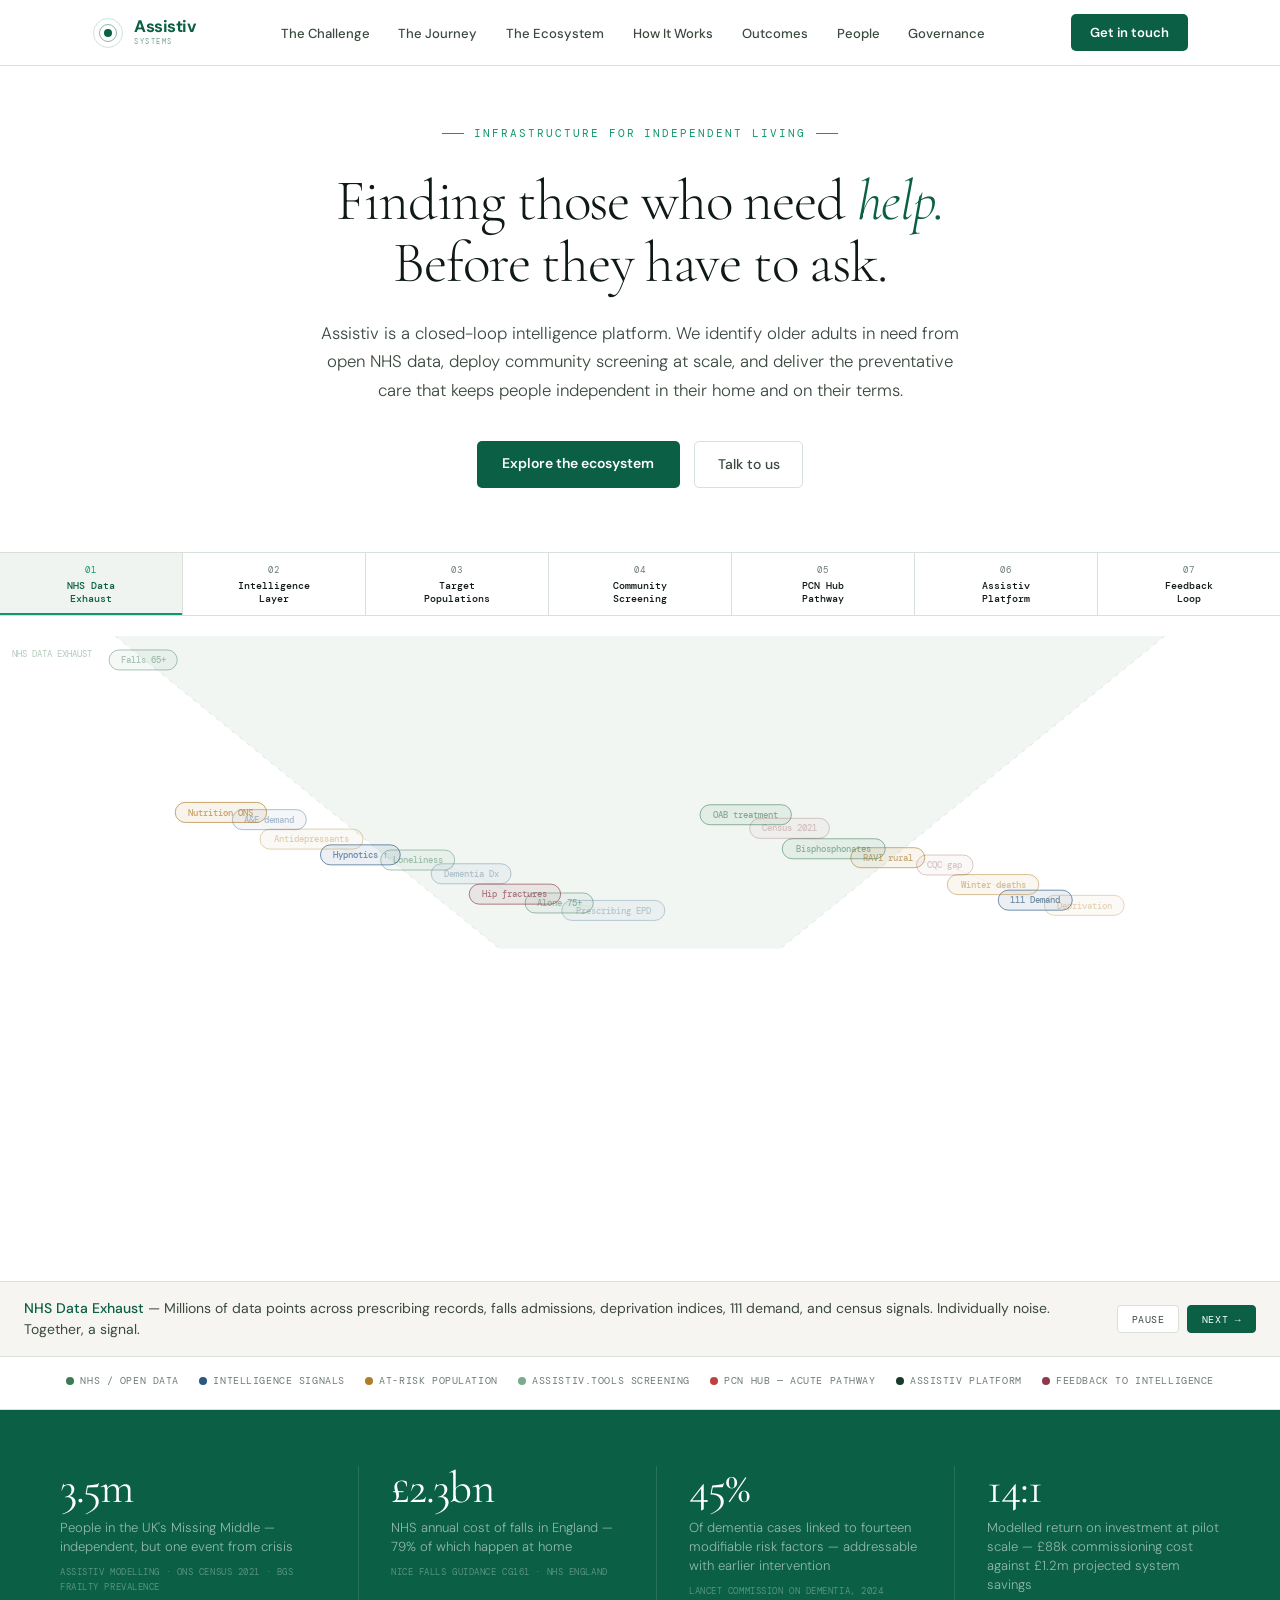
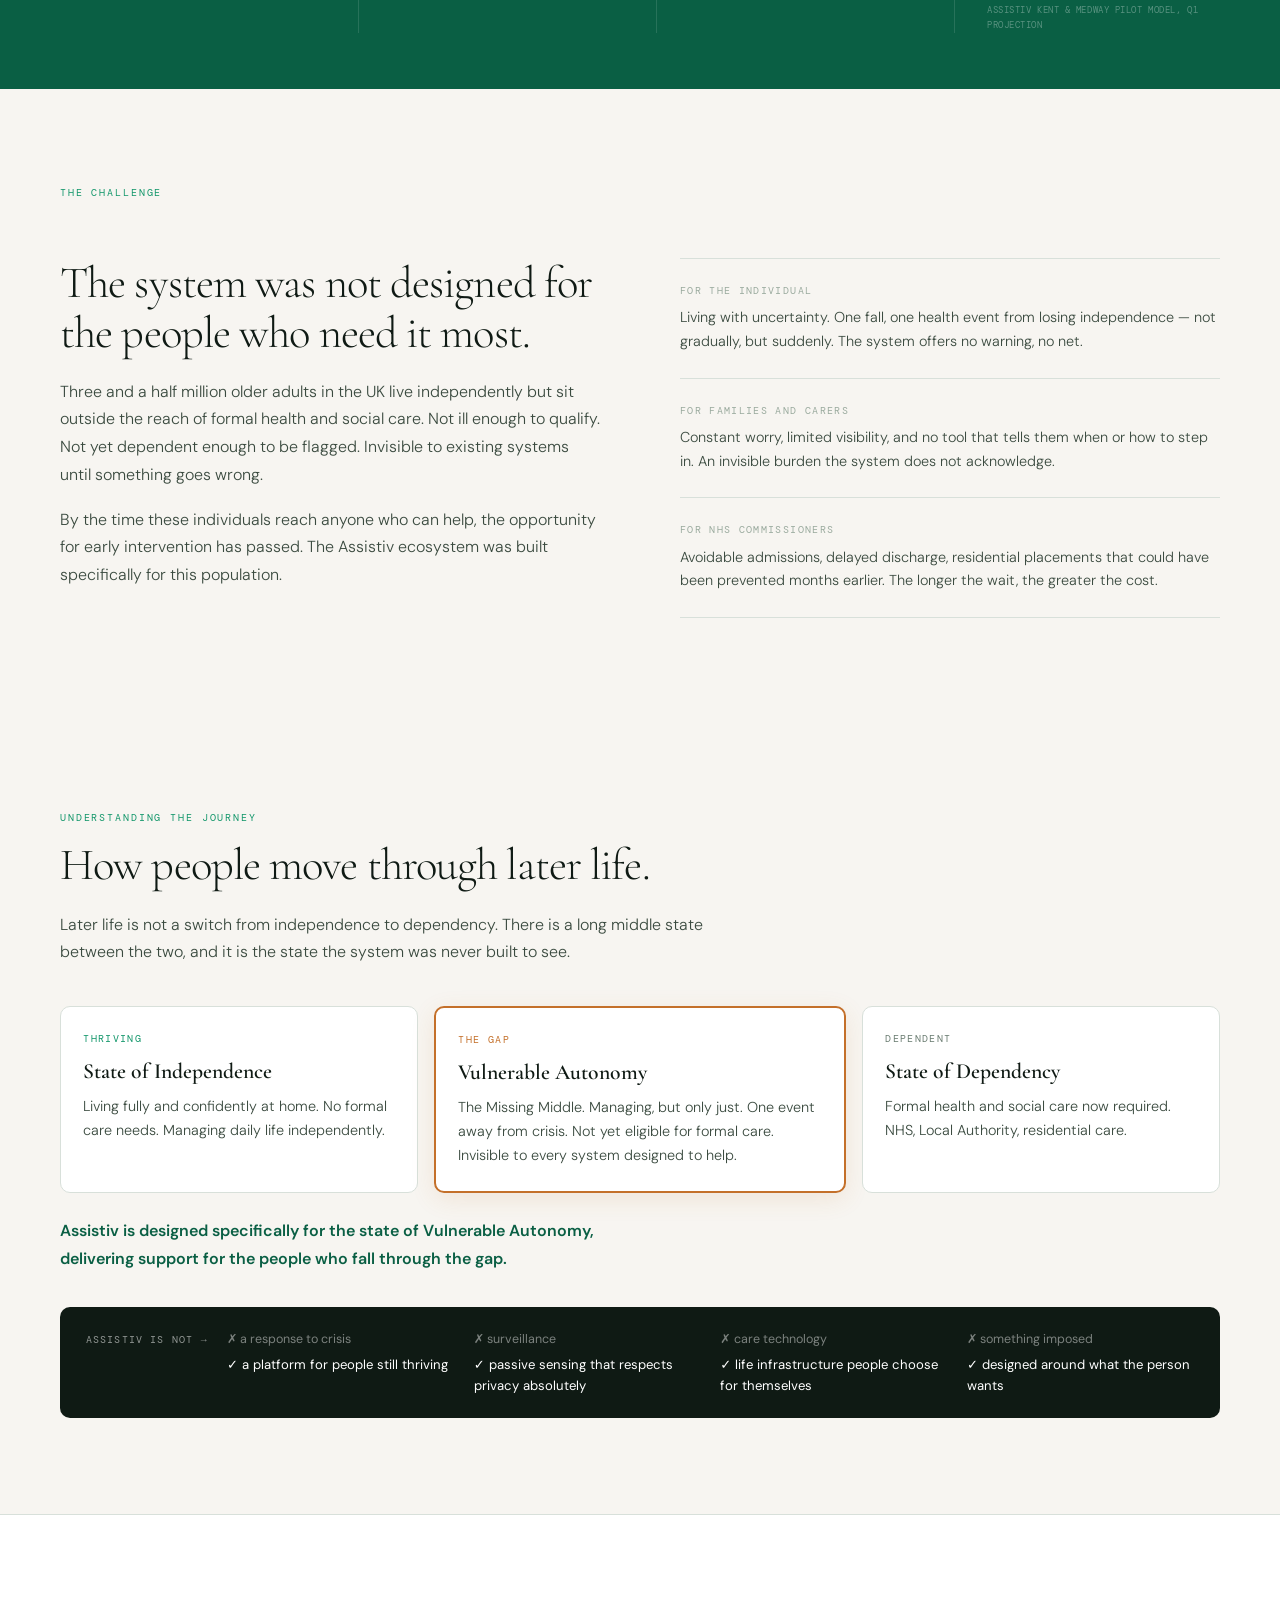
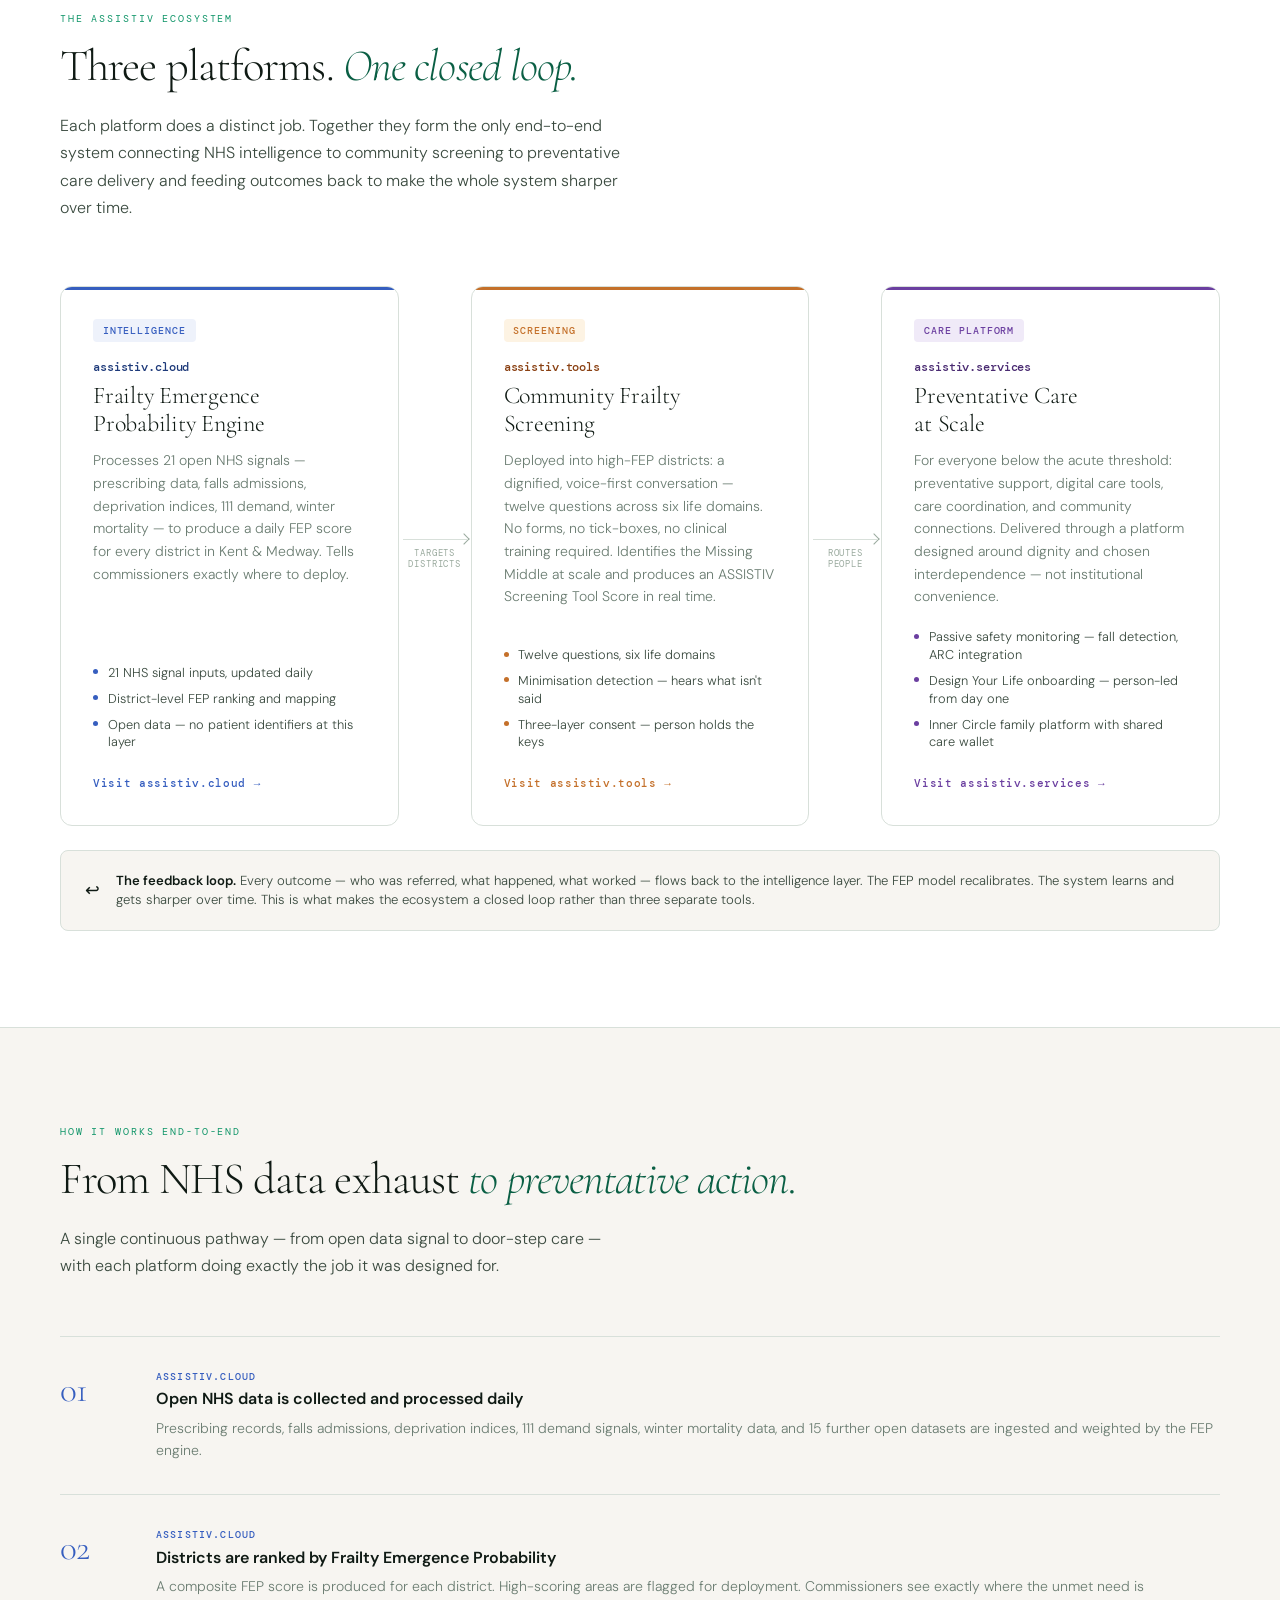
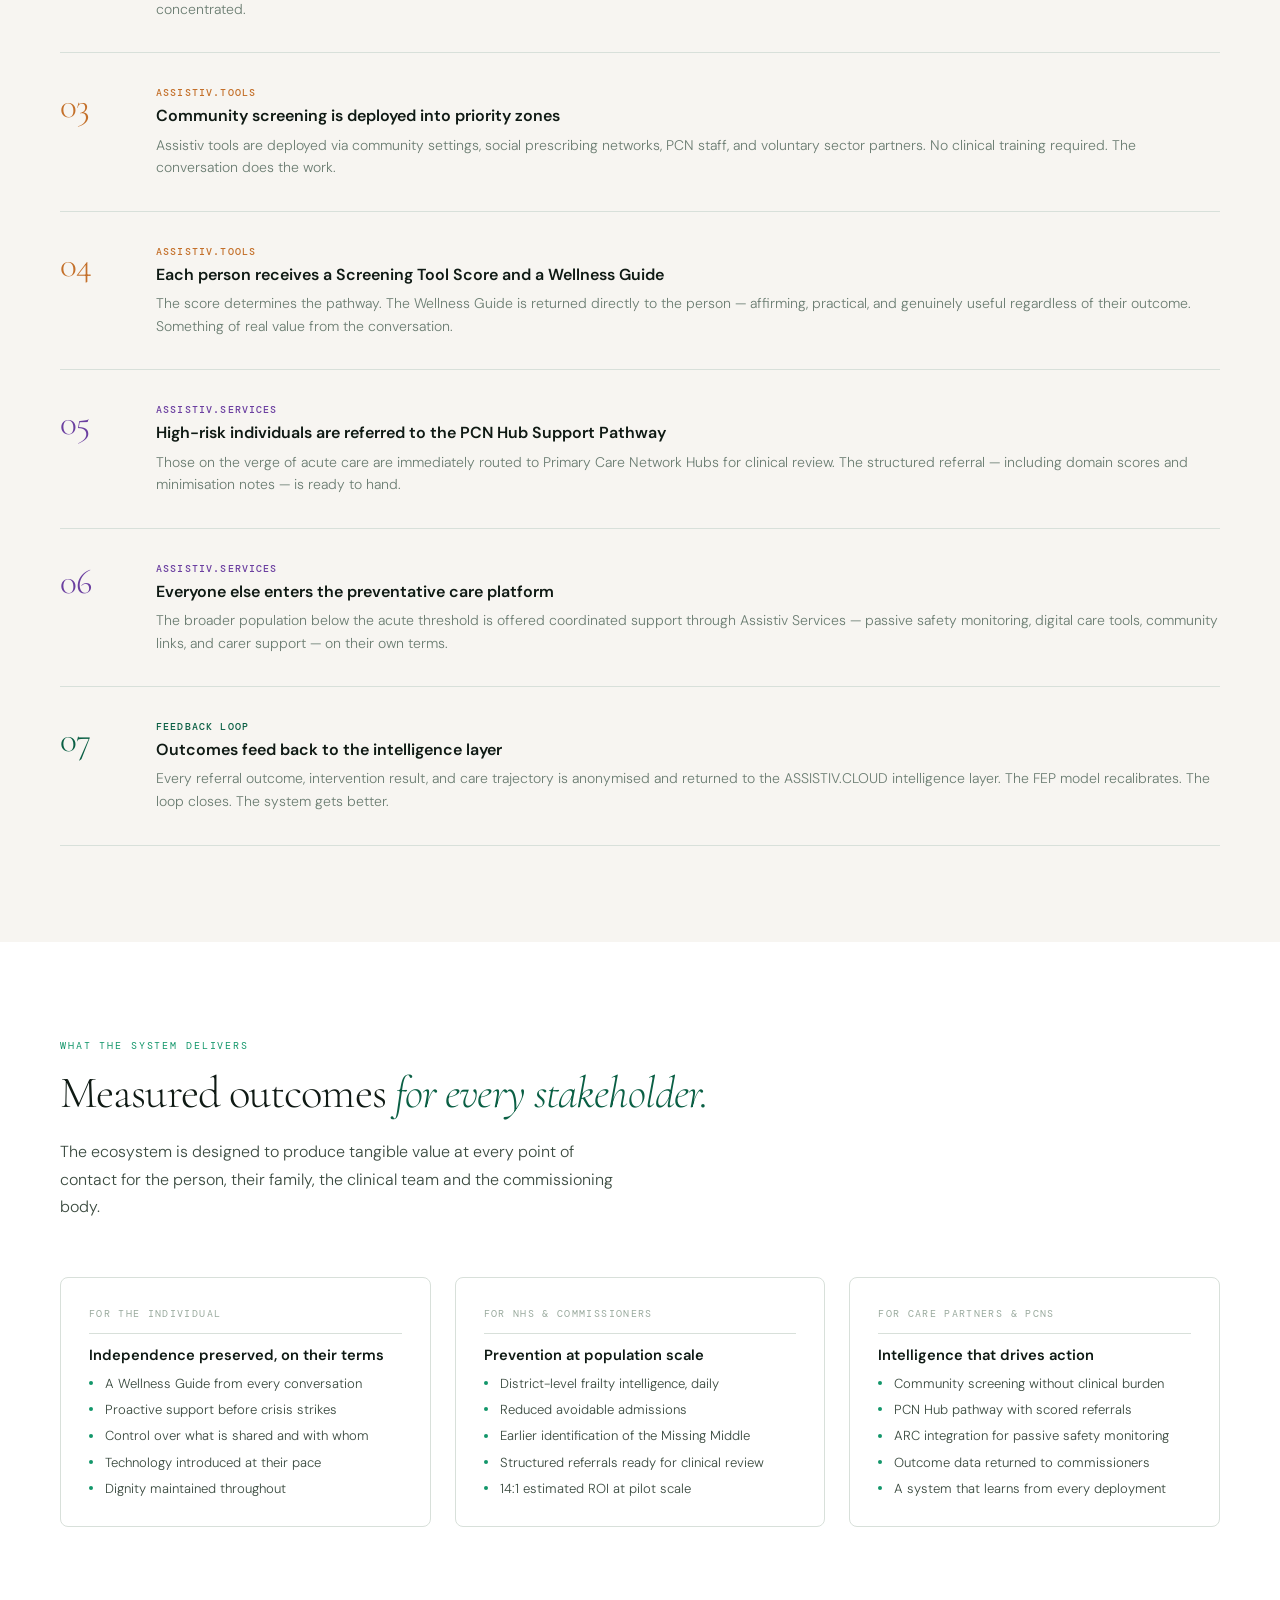
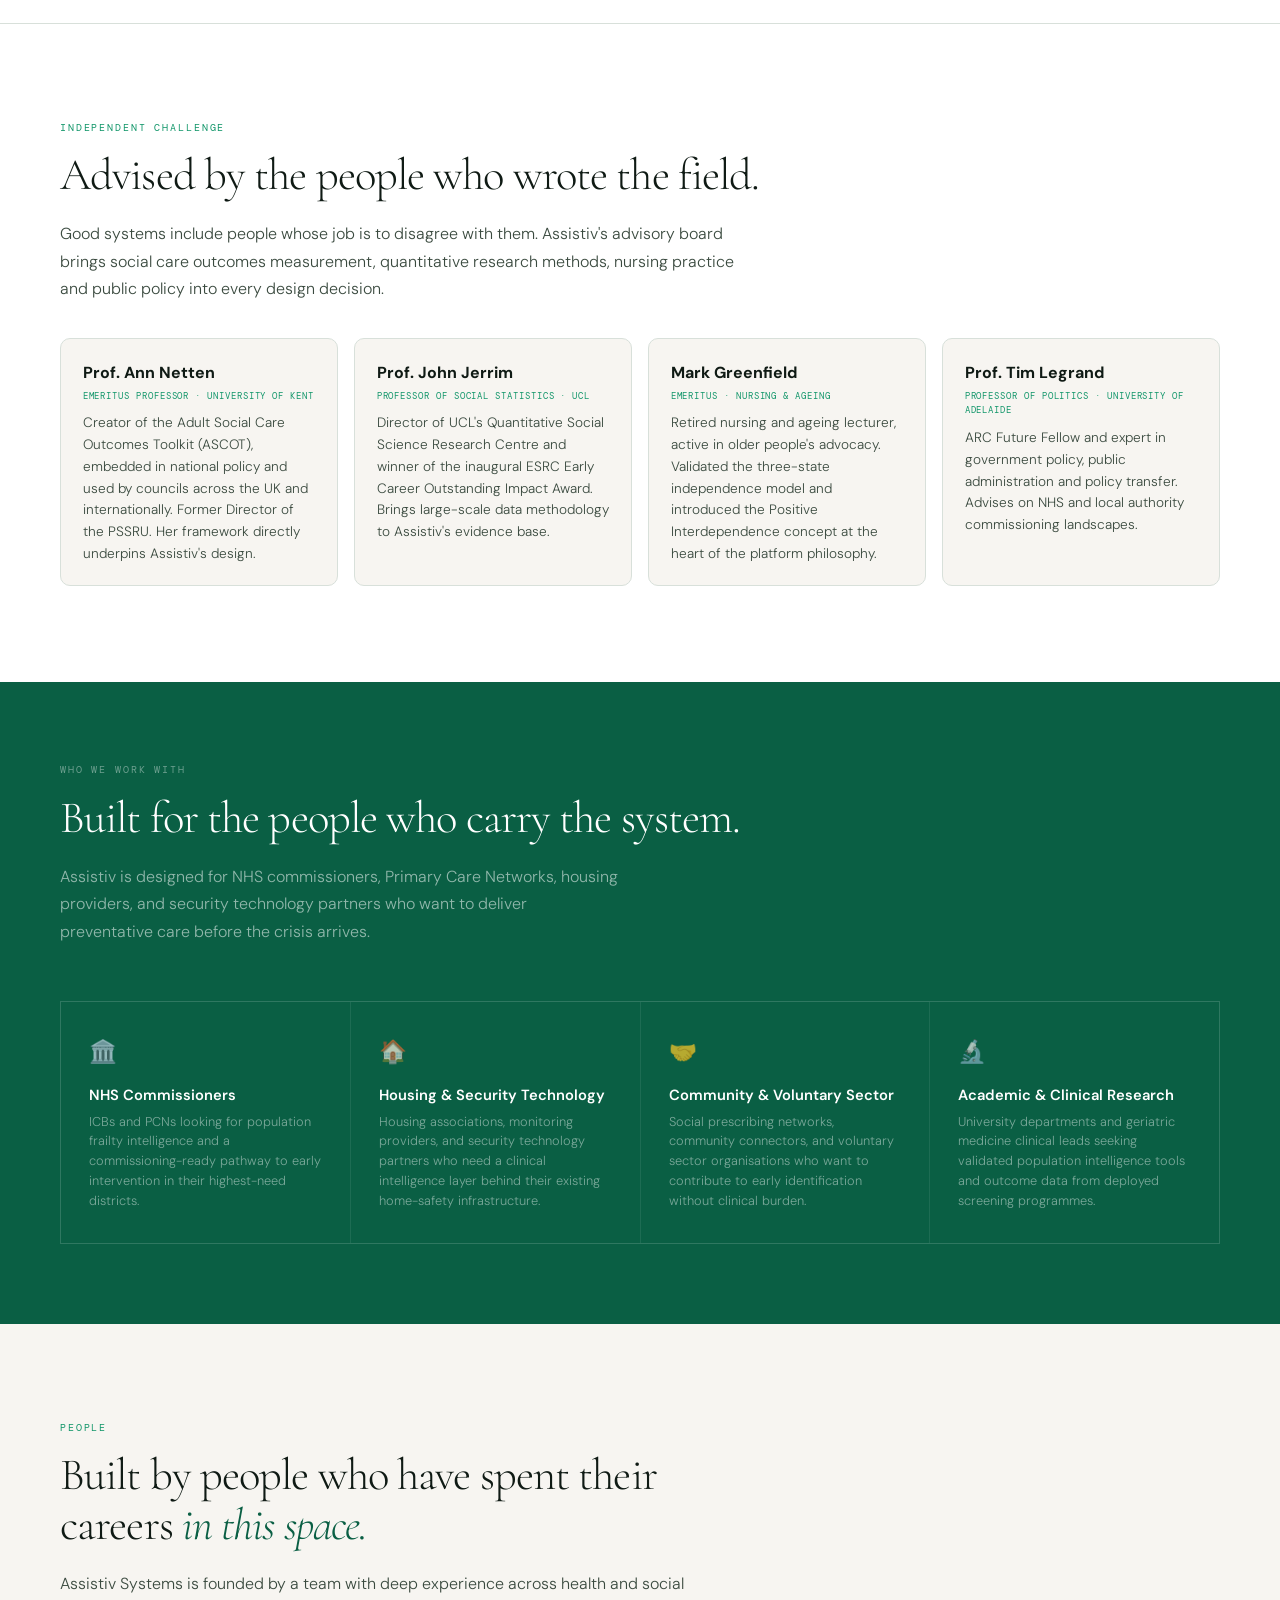
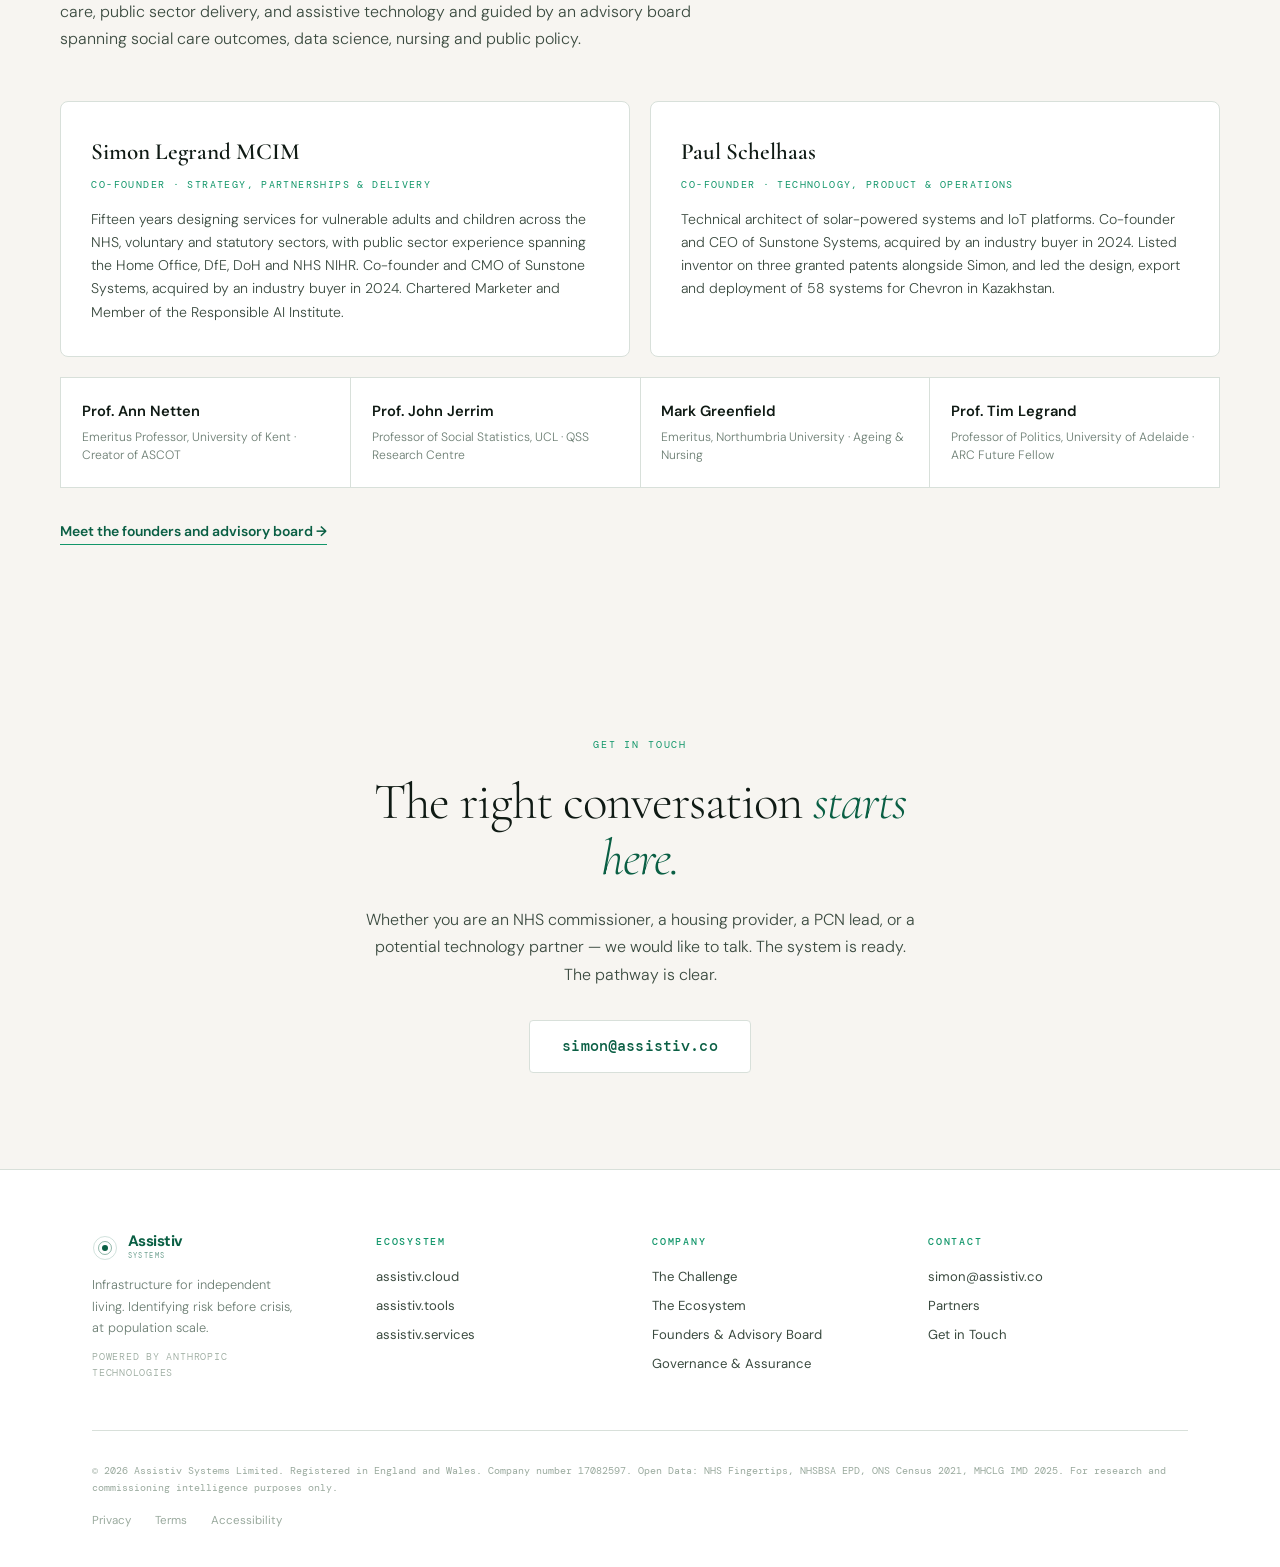
<file: index.html>
<!DOCTYPE html>
<html lang="en-GB">
<head>
<link rel="icon" href="/favicon.svg?v=3" type="image/svg+xml" sizes="any">
<link rel="icon" href="/favicon.ico?v=3" sizes="32x32">
<link rel="apple-touch-icon" href="/favicon.svg?v=3">
<link rel="manifest" href="/site.webmanifest">
<meta charset="UTF-8">
<meta name="viewport" content="width=device-width, initial-scale=1.0, viewport-fit=cover">
<meta name="description" content="Assistiv Systems — a closed-loop intelligence platform identifying older adults at risk before crisis, screening communities, and delivering preventative care at scale.">
<title>Assistiv Systems — Infrastructure for Independent Living</title>
<link rel="preconnect" href="https://fonts.googleapis.com">
<link rel="preconnect" href="https://fonts.gstatic.com" crossorigin>
<link href="https://fonts.googleapis.com/css2?family=Cormorant+Garamond:ital,wght@0,300;0,400;0,600;1,400&family=DM+Mono:wght@300;400;500&family=DM+Sans:wght@300;400;500;600&display=swap" rel="stylesheet">
<style>
/* ── TOKENS ─────────────────────────────────────────────────── */
:root {
  --ink:          #0f1a14;
  --ink-mid:      #3a4a3f;
  --ink-soft:     #6b7d72;
  --ink-faint:    #9aaa9e;
  --white:        #ffffff;
  --cream:        #f7f5f1;
  --border:       #d8e0da;

  /* Brand greens (Assistiv Systems parent) */
  --g-deep:       #0A5F44;
  --g-mid:        #0f7a57;
  --g-accent:     #12966a;
  --g-pale:       #e3eeea;

  /* Cloud — blue */
  --cloud:        #365EBF;
  --cloud-dark:   #1e3a7a;
  --cloud-pale:   #eef2fb;

  /* Tools — amber */
  --tools:        #C4702A;
  --tools-dark:   #8a4012;
  --tools-pale:   #fdf3e3;

  /* Services — forest green */
  --serv:         #1a3a2a;
  --serv-mid:     #2d5c42;
  --serv-pale:    #e8f0eb;

  --serif:  'Cormorant Garamond', Georgia, serif;
  --sans:   'DM Sans', system-ui, sans-serif;
  --mono:   'DM Mono', monospace;
  --ease:   0.22s ease;
}

*, *::before, *::after { box-sizing: border-box; margin: 0; padding: 0; }
html { font-size: 16px; scroll-behavior: smooth; }
body {
  font-family: var(--sans);
  background: var(--white);
  color: var(--ink);
  line-height: 1.6;
  -webkit-font-smoothing: antialiased;
  overflow-x: hidden;
}

/* ── NAV ─────────────────────────────────────────────────────── */
#nav {
  position: fixed; top: 0; left: 0; right: 0; z-index: 1000;
  height: 66px;
  background: rgba(255,255,255,0.97);
  backdrop-filter: blur(14px);
  border-bottom: 1px solid var(--border);
  display: flex; align-items: center;
}
.nav-inner {
  width: 100%; max-width: 1160px; margin: 0 auto;
  padding: 0 2rem;
  display: flex; align-items: center; justify-content: space-between; gap: 2rem;
}
.nav-brand { display: flex; align-items: center; gap: 0.65rem; text-decoration: none; }
.nav-logo-mark { position: relative; width: 32px; height: 32px; display: flex; align-items: center; justify-content: center; }
.nav-logo-dot { border-radius: 50%; position: absolute; }
.nav-logo-core { width: 8px; height: 8px; background: var(--g-deep); z-index: 2; }
.nav-logo-r1   { width: 18px; height: 18px; border: 1.5px solid var(--g-deep); opacity: 0.45; background: none; }
.nav-logo-r2   { width: 30px; height: 30px; border: 1.5px solid var(--g-deep); opacity: 0.18; background: none; }
.nav-wordmark  { display: flex; flex-direction: column; gap: 1px; }
.nav-name { font-family: var(--sans); font-size: 1.05rem; font-weight: 700; letter-spacing: -0.03em; color: var(--g-deep); line-height: 1; }
.nav-sub  { font-family: var(--mono); font-size: 0.45rem; letter-spacing: 0.2em; text-transform: uppercase; color: var(--g-deep); opacity: 0.6; }
.nav-links { display: flex; align-items: center; gap: 1.8rem; list-style: none; }
.nav-links a { font-size: 0.82rem; font-weight: 500; color: var(--ink-mid); text-decoration: none; transition: color var(--ease); }
.nav-links a:hover { color: var(--g-deep); }
.nav-cta {
  font-family: var(--sans); font-size: 0.82rem; font-weight: 600;
  color: var(--white); background: var(--g-deep);
  padding: 0.5rem 1.2rem; border-radius: 5px; text-decoration: none;
  transition: background var(--ease); white-space: nowrap;
}
.nav-cta:hover { background: var(--g-mid); }
.hamburger { display: none; flex-direction: column; gap: 5px; background: none; border: none; cursor: pointer; padding: 4px; }
.hamburger span { display: block; width: 22px; height: 2px; background: var(--ink); border-radius: 2px; }
.mobile-nav {
  display: none; position: fixed; inset: 0;
  background: var(--cream); z-index: 998;
  flex-direction: column; align-items: center; justify-content: center; gap: 1.75rem;
}
.mobile-nav.open { display: flex; }
.mobile-nav a { font-family: var(--serif); font-size: 1.8rem; font-weight: 300; color: var(--ink); text-decoration: none; }
.mobile-nav a:hover { color: var(--g-deep); }
.m-close { position: absolute; top: 1.4rem; right: 1.75rem; font-size: 1.4rem; background: none; border: none; cursor: pointer; color: var(--ink); }
@media (max-width: 820px) {
  .nav-links, .nav-cta { display: none; }
  .hamburger { display: flex; }
}



/* ── HERO ─────────────────────────────────────────────────────── */
.hero {
  padding: 116px 2rem 4rem;
  max-width: 1160px; margin: 0 auto;
  text-align: center;
}
.hero-eyebrow {
  font-family: var(--mono); font-size: 0.68rem; letter-spacing: 0.18em;
  text-transform: uppercase; color: var(--g-accent); margin-bottom: 1.75rem;
  display: inline-flex; align-items: center; gap: 0.65rem;
}
.hero-eyebrow::before, .hero-eyebrow::after {
  content: ''; display: block; width: 22px; height: 1px; background: var(--g-accent);
}
.hero-h1 {
  font-family: var(--serif);
  font-size: clamp(2.6rem, 4.5vw, 4.2rem);
  font-weight: 300; line-height: 1.08; letter-spacing: -0.02em;
  color: var(--ink); margin-bottom: 1.5rem;
}
.hero-h1 em { font-style: italic; color: var(--g-deep); }
.hero-body {
  font-size: 1.05rem; font-weight: 300; color: var(--ink-mid);
  line-height: 1.72; margin: 0 auto 2.25rem; max-width: 640px;
}
.hero-actions { display: flex; gap: 0.9rem; flex-wrap: wrap; justify-content: center; }
.btn-primary {
  font-family: var(--sans); font-size: 0.875rem; font-weight: 600;
  color: var(--white); background: var(--g-deep);
  padding: 0.7rem 1.6rem; border-radius: 5px; text-decoration: none;
  transition: background var(--ease);
}
.btn-primary:hover { background: var(--g-mid); }
.btn-ghost {
  font-family: var(--sans); font-size: 0.875rem; font-weight: 500;
  color: var(--ink-mid); border: 1px solid var(--border);
  padding: 0.7rem 1.4rem; border-radius: 5px; text-decoration: none;
  transition: border-color var(--ease), color var(--ease);
}
.btn-ghost:hover { border-color: var(--g-accent); color: var(--g-deep); }

/* ── ECOSYSTEM ANIMATION EMBED ──────────────────────────────── */
.eco-anim-section {
  background: var(--white);
  border-top: 1px solid var(--border);
  border-bottom: 1px solid var(--border);
}
.eco-stage-bar {
  display: flex; align-items: stretch;
  border-bottom: 1px solid var(--border);
  background: var(--white); overflow-x: auto;
}
.eco-sstep {
  flex: 1; min-width: 0;
  padding: 0.65rem 0.75rem 0.6rem;
  border-right: 1px solid var(--border);
  cursor: pointer; transition: background 0.2s;
  position: relative; text-align: center;
}
.eco-sstep:last-child { border-right: none; }
.eco-sstep:hover { background: #f0f4f0; }
.eco-sstep.active { background: #f0f4f0; }
.eco-sstep.active::after {
  content: ''; position: absolute; bottom: 0; left: 0; right: 0;
  height: 2px; background: var(--g-accent);
}
.eco-sstep-num {
  font-family: var(--mono); font-size: 0.55rem; letter-spacing: 0.1em;
  text-transform: uppercase; color: var(--ink-soft); margin-bottom: 0.15rem;
}
.eco-sstep-label {
  font-family: var(--mono); font-size: 0.62rem; font-weight: 500;
  color: var(--ink); line-height: 1.3;
}
.eco-sstep.active .eco-sstep-num { color: var(--g-accent); }
.eco-sstep.active .eco-sstep-label { color: var(--g-deep); }
#eco-canvas { display: block; width: 100%; }
.eco-caption-bar {
  padding: 1rem 1.5rem; border-top: 1px solid var(--border);
  background: var(--cream);
  display: flex; align-items: center; justify-content: space-between; gap: 1rem;
}
.eco-caption-text { font-size: 0.875rem; color: var(--ink-mid); line-height: 1.5; flex: 1; }
.eco-caption-text strong { color: var(--g-deep); font-weight: 500; }
.eco-caption-controls { display: flex; gap: 0.5rem; flex-shrink: 0; }
.eco-btn {
  font-family: var(--mono); font-size: 0.62rem; letter-spacing: 0.06em;
  text-transform: uppercase; padding: 0.4rem 0.85rem;
  border: 1px solid var(--border); border-radius: 4px;
  background: var(--white); color: var(--ink-mid);
  cursor: pointer; transition: all 0.15s;
}
.eco-btn:hover { border-color: var(--g-accent); color: var(--g-deep); }
.eco-btn.primary { background: var(--g-deep); color: var(--white); border-color: var(--g-deep); }
.eco-btn.primary:hover { background: var(--g-mid); }
.eco-legend {
  display: flex; flex-wrap: wrap; gap: 1.25rem; justify-content: center;
  padding: 1rem 1.5rem 1.25rem;
  border-top: 1px solid var(--border); background: var(--white);
}
.eco-legend-item {
  display: flex; align-items: center; gap: 0.4rem;
  font-family: var(--mono); font-size: 0.6rem;
  letter-spacing: 0.06em; text-transform: uppercase; color: var(--ink-soft);
}
.eco-legend-dot { width: 8px; height: 8px; border-radius: 50%; flex-shrink: 0; }
@media (max-width: 640px) {
  .eco-stage-bar { flex-wrap: wrap; }
  .eco-sstep { min-width: 33.33%; }
  #eco-canvas { height: 300px !important; }
  .eco-caption-bar { flex-direction: column; align-items: flex-start; }
}

/* ── STAT STRIP ───────────────────────────────────────────────── */
.stats {
  background: var(--g-deep);
  padding: 3.5rem 2rem;
}
.stats-inner {
  max-width: 1160px; margin: 0 auto;
  display: grid; grid-template-columns: repeat(4,1fr); gap: 2rem;
}
.stat { border-left: 1px solid rgba(255,255,255,0.12); padding-left: 2rem; }
.stat:first-child { border-left: none; padding-left: 0; }
.stat-n { font-family: var(--serif); font-size: clamp(2rem,3.5vw,3.25rem); color: var(--white); line-height: 1; margin-bottom: 0.5rem; letter-spacing: -0.02em; }
.stat-l { font-size: 0.82rem; font-weight: 300; color: rgba(255,255,255,0.55); line-height: 1.45; }
.stat-src { font-family: var(--mono); font-size: 0.58rem; letter-spacing: 0.06em; color: rgba(255,255,255,0.32); margin-top: 0.55rem; text-transform: uppercase; }
@media (max-width: 860px) { .stats-inner { grid-template-columns: repeat(2,1fr); } .stat:nth-child(3) { border-left: none; padding-left: 0; } }
@media (max-width: 480px) { .stats-inner { grid-template-columns: 1fr; } .stat { border-left: none; padding-left: 0; border-top: 1px solid rgba(255,255,255,0.1); padding-top: 1.5rem; } .stat:first-child { border-top: none; padding-top: 0; } }

/* ── SHARED SECTION STYLES ────────────────────────────────────── */
.section { padding: 6rem 2rem; }
.section-inner { max-width: 1160px; margin: 0 auto; }
.eyebrow {
  font-family: var(--mono); font-size: 0.65rem; letter-spacing: 0.18em;
  text-transform: uppercase; color: var(--g-accent); margin-bottom: 0.85rem; display: block;
}
.section-h2 {
  font-family: var(--serif); font-size: clamp(1.9rem,3.5vw,3rem);
  font-weight: 300; line-height: 1.12; letter-spacing: -0.02em;
  color: var(--ink); margin-bottom: 1.25rem;
}
.section-h2 em { font-style: italic; color: var(--g-deep); }
.section-body {
  font-size: 1rem; font-weight: 300; color: var(--ink-mid);
  line-height: 1.72; max-width: 560px;
}

/* ── PROBLEM SECTION ─────────────────────────────────────────── */
.problem { background: var(--cream); }
.problem-grid { display: grid; grid-template-columns: 1fr 1fr; gap: 5rem; margin-top: 3.5rem; align-items: start; }
.prob-points { display: flex; flex-direction: column; gap: 0; }
.prob-point { padding: 1.5rem 0; border-top: 1px solid var(--border); }
.prob-point:last-child { border-bottom: 1px solid var(--border); }
.pp-label { font-family: var(--mono); font-size: 0.6rem; letter-spacing: 0.14em; text-transform: uppercase; color: var(--ink-faint); margin-bottom: 0.5rem; }
.pp-text { font-size: 0.9rem; font-weight: 300; color: var(--ink-mid); line-height: 1.65; }
@media (max-width: 820px) { .problem-grid { grid-template-columns: 1fr; gap: 2.5rem; } }

/* ── THE ECOSYSTEM ───────────────────────────────────────────── */
.ecosystem { background: var(--white); border-top: 1px solid var(--border); border-bottom: 1px solid var(--border); }

/* Flow map — signature element */
.flow-map {
  margin-top: 4rem;
  position: relative;
}
.flow-row {
  display: grid;
  grid-template-columns: 1fr 72px 1fr 72px 1fr;
  align-items: stretch;
  gap: 0;
}
.flow-connector {
  display: flex; flex-direction: column; align-items: center; justify-content: center;
  gap: 0.4rem; padding: 0 4px; z-index: 1; align-self: center;
}
.flow-conn-line {
  width: 100%; height: 1px; background: var(--border); position: relative;
}
.flow-conn-line::after {
  content: ''; position: absolute; right: -1px; top: -4px;
  border-right: 1.5px solid var(--ink-faint); border-top: 1.5px solid var(--ink-faint);
  width: 8px; height: 8px; transform: rotate(45deg);
}
.flow-conn-label {
  font-family: var(--mono); font-size: 0.55rem; letter-spacing: 0.1em;
  text-transform: uppercase; color: var(--ink-faint); text-align: center; line-height: 1.3;
  white-space: nowrap; background: var(--white); padding: 2px 4px;
}
.platform-card {
  border: 1px solid var(--border); border-radius: 12px; padding: 2rem;
  display: flex; flex-direction: column; position: relative; overflow: hidden;
  transition: box-shadow var(--ease);
}
.platform-card:hover { box-shadow: 0 8px 36px rgba(10,95,68,0.08); }
.platform-card.cloud:hover { border-color: var(--cloud); }
.platform-card.tools:hover { border-color: var(--tools); }
.platform-card.serv:hover  { border-color: #6B3FA0; box-shadow: 0 8px 36px rgba(107,63,160,0.1); }
.platform-card::before {
  content: ''; position: absolute; top: 0; left: 0; right: 0; height: 3px; border-radius: 12px 12px 0 0;
}
.platform-card.cloud::before  { background: var(--cloud); }
.platform-card.tools::before  { background: var(--tools); }
.platform-card.serv::before   { background: #6B3FA0; }
.pc-badge {
  display: inline-flex; align-items: center; gap: 0.4rem;
  font-family: var(--mono); font-size: 0.6rem; letter-spacing: 0.1em; text-transform: uppercase;
  padding: 0.25rem 0.6rem; border-radius: 4px; margin-bottom: 1rem; align-self: flex-start;
  font-weight: 500;
}
.platform-card.cloud .pc-badge  { color: var(--cloud);    background: var(--cloud-pale); }
.platform-card.tools .pc-badge  { color: var(--tools);    background: var(--tools-pale); }
.platform-card.serv .pc-badge   { color: #6B3FA0; background: #f0eaf8; }
.pc-url {
  font-family: var(--mono); font-size: 0.78rem; font-weight: 500;
  letter-spacing: -0.01em; margin-bottom: 0.25rem;
}
.platform-card.cloud .pc-url  { color: var(--cloud-dark); }
.platform-card.tools .pc-url  { color: var(--tools-dark); }
.platform-card.serv .pc-url   { color: #4a2b72; }
.pc-title {
  font-family: var(--serif); font-size: 1.5rem; font-weight: 300; line-height: 1.15;
  color: var(--ink); margin-bottom: 0.75rem; letter-spacing: -0.01em;
}
.pc-body { font-size: 0.875rem; font-weight: 300; color: var(--ink-soft); line-height: 1.62; flex: 1; }
.pc-features { display: flex; flex-direction: column; gap: 0.5rem; margin-top: 1.25rem; }
.pc-feature {
  display: flex; align-items: flex-start; gap: 0.6rem;
  font-size: 0.8rem; font-weight: 300; color: var(--ink-mid); line-height: 1.4;
}
.pc-feature-dot {
  width: 5px; height: 5px; border-radius: 50%; flex-shrink: 0; margin-top: 0.45em;
}
.platform-card.cloud .pc-feature-dot  { background: var(--cloud); }
.platform-card.tools .pc-feature-dot  { background: var(--tools); }
.platform-card.serv .pc-feature-dot   { background: #6B3FA0; }
.pc-link {
  display: inline-flex; align-items: center; gap: 0.4rem; margin-top: 1.5rem;
  font-family: var(--mono); font-size: 0.68rem; letter-spacing: 0.06em;
  text-decoration: none; font-weight: 500;
  transition: gap var(--ease);
}
.platform-card.cloud .pc-link  { color: var(--cloud); }
.platform-card.tools .pc-link  { color: var(--tools); }
.platform-card.serv .pc-link   { color: #6B3FA0; }
.pc-link:hover { gap: 0.65rem; }
.flow-loop {
  margin-top: 1.5rem; padding: 1.25rem 1.5rem;
  background: var(--cream); border: 1px solid var(--border); border-radius: 8px;
  display: flex; align-items: center; gap: 1rem;
}
.flow-loop-icon { font-size: 1.1rem; flex-shrink: 0; }
.flow-loop-text { font-size: 0.82rem; font-weight: 300; color: var(--ink-mid); line-height: 1.5; }
.flow-loop-text strong { font-weight: 600; color: var(--ink); }
@media (max-width: 820px) {
  .flow-row { grid-template-columns: 1fr; }
  .flow-connector { flex-direction: row; padding: 0.75rem 0; }
  .flow-conn-line { width: 40px; height: 1px; }
  .flow-conn-line::after { top: -4px; }
}

/* ── HOW IT BINDS TOGETHER ────────────────────────────────────── */
.how { background: var(--cream); }
.how-steps { display: flex; flex-direction: column; gap: 0; margin-top: 3.5rem; }
.how-step {
  display: grid; grid-template-columns: 56px 1fr; gap: 0 2.5rem;
  padding: 2rem 0; border-top: 1px solid var(--border); align-items: start;
}
.how-step:last-child { border-bottom: 1px solid var(--border); }
.how-num {
  font-family: var(--serif); font-size: 2.2rem; font-weight: 300;
  line-height: 1; letter-spacing: -0.02em; padding-top: 3px;
}
.how-step:nth-child(1) .how-num { color: var(--cloud); }
.how-step:nth-child(2) .how-num { color: var(--cloud); }
.how-step:nth-child(3) .how-num { color: var(--tools); }
.how-step:nth-child(4) .how-num { color: var(--tools); }
.how-step:nth-child(5) .how-num { color: #6B3FA0; }
.how-step:nth-child(6) .how-num { color: #6B3FA0; }
.how-step:nth-child(7) .how-num { color: var(--g-deep); }
.how-body {}
.how-platform {
  font-family: var(--mono); font-size: 0.6rem; letter-spacing: 0.12em;
  text-transform: uppercase; margin-bottom: 0.35rem; font-weight: 500;
}
.how-step:nth-child(1) .how-platform,
.how-step:nth-child(2) .how-platform { color: var(--cloud); }
.how-step:nth-child(3) .how-platform,
.how-step:nth-child(4) .how-platform { color: var(--tools); }
.how-step:nth-child(5) .how-platform,
.how-step:nth-child(6) .how-platform { color: #6B3FA0; }
.how-step:nth-child(7) .how-platform { color: var(--g-deep); }
.how-title { font-size: 1rem; font-weight: 600; color: var(--ink); margin-bottom: 0.4rem; line-height: 1.3; }
.how-desc { font-size: 0.875rem; font-weight: 300; color: var(--ink-soft); line-height: 1.62; }

/* ── OUTCOMES ─────────────────────────────────────────────────── */
.outcomes-grid { display: grid; grid-template-columns: repeat(3,1fr); gap: 1.5rem; margin-top: 3.5rem; }
.outcome-card { padding: 1.75rem; border: 1px solid var(--border); border-radius: 8px; background: var(--white); }
.oc-who { font-family: var(--mono); font-size: 0.6rem; letter-spacing: 0.14em; text-transform: uppercase; color: var(--ink-faint); margin-bottom: 0.75rem; padding-bottom: 0.75rem; border-bottom: 1px solid var(--border); }
.oc-title { font-size: 0.92rem; font-weight: 600; color: var(--ink); margin-bottom: 0.5rem; line-height: 1.35; }
.oc-list { list-style: none; display: flex; flex-direction: column; gap: 0.45rem; }
.oc-list li { font-size: 0.82rem; font-weight: 300; color: var(--ink-mid); padding-left: 1rem; position: relative; line-height: 1.45; }
.oc-list li::before { content: ''; position: absolute; left: 0; top: 0.55em; width: 4px; height: 4px; border-radius: 50%; background: var(--g-accent); }
@media (max-width: 820px) { .outcomes-grid { grid-template-columns: 1fr; } }

/* ── PARTNERS ─────────────────────────────────────────────────── */
.partners { background: var(--g-deep); padding: 5rem 2rem; }
.partners-inner { max-width: 1160px; margin: 0 auto; }
.partners .eyebrow { color: rgba(255,255,255,0.4); }
.partners .section-h2 { color: var(--white); }
.partners .section-body { color: rgba(255,255,255,0.55); }
.partners-grid { display: grid; grid-template-columns: repeat(4,1fr); gap: 1px; background: rgba(255,255,255,0.08); border: 1px solid rgba(255,255,255,0.08); margin-top: 3.5rem; }
.partner-card { background: var(--g-deep); padding: 2rem 1.75rem; }
.partner-icon { font-size: 1.4rem; margin-bottom: 1rem; opacity: 0.7; }
.partner-title { font-size: 0.92rem; font-weight: 600; color: var(--white); margin-bottom: 0.4rem; line-height: 1.3; }
.partner-body { font-size: 0.8rem; font-weight: 300; color: rgba(255,255,255,0.45); line-height: 1.55; }
@media (max-width: 820px) { .partners-grid { grid-template-columns: repeat(2,1fr); } }
@media (max-width: 480px) { .partners-grid { grid-template-columns: 1fr; } .partner-card { border-bottom: 1px solid rgba(255,255,255,0.08); } }

/* ── CONTACT ─────────────────────────────────────────────────── */
.contact { background: var(--cream); padding: 6rem 2rem; text-align: center; }
.contact-inner { max-width: 560px; margin: 0 auto; }
.contact-title { font-family: var(--serif); font-size: clamp(2rem,4vw,3.2rem); font-weight: 300; color: var(--ink); line-height: 1.1; letter-spacing: -0.02em; margin-bottom: 1.25rem; }
.contact-title em { font-style: italic; color: var(--g-deep); }
.contact-body { font-size: 1rem; font-weight: 300; color: var(--ink-mid); line-height: 1.7; margin-bottom: 2rem; }
.contact-email {
  display: inline-block; font-family: var(--mono); font-size: 0.95rem; font-weight: 500;
  color: var(--g-deep); padding: 0.85rem 2rem; border: 1.5px solid var(--border);
  border-radius: 4px; background: var(--white); user-select: all; cursor: text;
  letter-spacing: 0.01em;
}

/* ── FOOTER ───────────────────────────────────────────────────── */
footer { background: var(--white); border-top: 1px solid var(--border); padding: 4rem 0 2.25rem; }
.footer-inner { max-width: 1160px; margin: 0 auto; padding: 0 2rem; }
.footer-top { display: grid; grid-template-columns: 220px 1fr; gap: 4rem; padding-bottom: 3rem; border-bottom: 1px solid var(--border); margin-bottom: 2rem; }
.footer-brand { display: flex; align-items: center; gap: 0.6rem; margin-bottom: 0.75rem; }
.footer-tagline { font-size: 0.8rem; font-weight: 300; color: var(--ink-soft); line-height: 1.7; max-width: 200px; }
.footer-nav { display: grid; grid-template-columns: repeat(3,1fr); gap: 1rem; }
.footer-nav-col h5 { font-family: var(--mono); font-size: 0.62rem; font-weight: 500; letter-spacing: 0.18em; text-transform: uppercase; color: var(--g-accent); margin-bottom: 1rem; }
.footer-nav-col a { display: block; font-size: 0.82rem; color: var(--ink-mid); margin-bottom: 0.5rem; text-decoration: none; transition: color var(--ease); }
.footer-nav-col a:hover { color: var(--g-deep); }
.footer-bottom { display: flex; justify-content: space-between; align-items: center; flex-wrap: wrap; gap: 1rem; }
.footer-copy { font-family: var(--mono); font-size: 0.65rem; color: var(--ink-faint); }
.footer-links { display: flex; gap: 1.5rem; }
.footer-links a { font-size: 0.72rem; color: var(--ink-faint); text-decoration: none; transition: color var(--ease); }
.footer-links a:hover { color: var(--g-deep); }
@media (max-width: 820px) { .footer-top { grid-template-columns: 1fr; gap: 2rem; } .footer-nav { grid-template-columns: repeat(2,1fr); } }
@media (max-width: 480px) { .footer-nav { grid-template-columns: 1fr; } .footer-bottom { flex-direction: column; text-align: center; } }

/* ── PEOPLE ──────────────────────────────────────────────────── */
.people { background: var(--cream); }
.people-grid { display: grid; grid-template-columns: 1fr 1fr; gap: 1.25rem; margin-top: 3rem; }
.person-card { background: var(--white); border: 1px solid var(--border); border-radius: 8px; padding: 2rem 1.9rem; }
.person-name { font-family: var(--serif); font-size: 1.45rem; font-weight: 600; color: var(--ink); }
.person-role { font-family: var(--mono); font-size: 0.62rem; letter-spacing: 0.14em; text-transform: uppercase; color: var(--g-accent); margin: 0.4rem 0 0.9rem; }
.person-bio { font-size: 0.88rem; font-weight: 300; color: var(--ink-mid); line-height: 1.65; }
.advisor-row { display: grid; grid-template-columns: repeat(4,1fr); gap: 1px; background: var(--border); border: 1px solid var(--border); margin-top: 1.25rem; }
.advisor-cell { background: var(--white); padding: 1.4rem 1.3rem; }
.advisor-name { font-weight: 600; font-size: 0.92rem; color: var(--ink); }
.advisor-role { font-size: 0.76rem; font-weight: 300; color: var(--ink-soft); margin-top: 0.25rem; line-height: 1.5; }
.people-more { display: inline-block; margin-top: 2rem; font-size: 0.875rem; font-weight: 600; color: var(--g-deep); text-decoration: none; border-bottom: 1px solid var(--g-accent); padding-bottom: 2px; }
.people-more:hover { color: var(--g-mid); }
@media (max-width: 820px) { .people-grid { grid-template-columns: 1fr; } .advisor-row { grid-template-columns: repeat(2,1fr); } }
@media (max-width: 480px) { .advisor-row { grid-template-columns: 1fr; } }

/* ── SCROLL REVEAL ────────────────────────────────────────────── */
.fade-up { opacity: 0; transform: translateY(24px); transition: opacity 0.7s ease, transform 0.7s ease; }
.fade-up.visible { opacity: 1; transform: none; }
.d1 { transition-delay: 0.08s; } .d2 { transition-delay: 0.16s; } .d3 { transition-delay: 0.24s; } .d4 { transition-delay: 0.32s; }

/* ── SECTION PADDING RESPONSIVE ─────────────────────────────── */
@media (max-width: 820px) { .section { padding: 4.5rem 1.5rem; } }
@media (max-width: 480px) { .section { padding: 3.5rem 1.25rem; } }
</style>
  <link rel="stylesheet" href="/mobile.css">
</head>
<body>

<!-- NAV -->
<nav id="nav">
  <div class="nav-inner">
    <a class="nav-brand" href="#">
      <div class="nav-logo-mark">
        <div class="nav-logo-dot nav-logo-core"></div>
        <div class="nav-logo-dot nav-logo-r1"></div>
        <div class="nav-logo-dot nav-logo-r2"></div>
      </div>
      <div class="nav-wordmark">
        <span class="nav-name">Assistiv</span>
        <span class="nav-sub">Systems</span>
      </div>
    </a>
    <ul class="nav-links">
      <li><a href="#challenge">The Challenge</a></li>
      <li><a href="#journey">The Journey</a></li>
      <li><a href="#ecosystem">The Ecosystem</a></li>
      <li><a href="#how">How It Works</a></li>
      <li><a href="#outcomes">Outcomes</a></li>
      <li><a href="#people">People</a></li>
      <li><a href="governance.html">Governance</a></li>
    </ul>
    <a class="nav-cta" href="#contact">Get in touch</a>
    <button class="hamburger" id="hbg" aria-label="Open menu"><span></span><span></span><span></span></button>
  </div>
</nav>

<!-- MOBILE NAV -->
<div class="mobile-nav" id="mob-nav">
  <button class="m-close" id="mob-close">✕</button>
  <a href="#challenge" onclick="document.getElementById('mob-nav').classList.remove('open')">The Challenge</a>
  <a href="#ecosystem" onclick="document.getElementById('mob-nav').classList.remove('open')">The Ecosystem</a>
  <a href="#how"       onclick="document.getElementById('mob-nav').classList.remove('open')">How It Works</a>
  <a href="#outcomes"  onclick="document.getElementById('mob-nav').classList.remove('open')">Outcomes</a>
  <a href="#people"    onclick="document.getElementById('mob-nav').classList.remove('open')">People</a>
  <a href="governance.html">Governance</a>
  <a href="#contact"   onclick="document.getElementById('mob-nav').classList.remove('open')">Get in Touch</a>
</div>

<!-- HERO -->
<section class="hero">
  <p class="hero-eyebrow fade-up">Infrastructure for independent living</p>
  <h1 class="hero-h1 fade-up d1">
    Finding those who need <em>help.</em><br>Before they have to ask.
  </h1>
  <p class="hero-body fade-up d2">
    Assistiv is a closed-loop intelligence platform. We identify older adults in need from open NHS data, deploy community screening at scale, and deliver the preventative care that keeps people independent in their home and on their terms.
  </p>
  <div class="hero-actions fade-up d3">
    <a href="#ecosystem" class="btn-primary">Explore the ecosystem</a>
    <a href="#contact" class="btn-ghost">Talk to us</a>
  </div>
</section>

<!-- ECOSYSTEM ANIMATION — full width -->
<div class="eco-anim-section">

  <!-- Stage nav -->
  <div class="eco-stage-bar">
    <div class="eco-sstep active" data-es="0">
      <div class="eco-sstep-num">01</div>
      <div class="eco-sstep-label">NHS Data<br>Exhaust</div>
    </div>
    <div class="eco-sstep" data-es="1">
      <div class="eco-sstep-num">02</div>
      <div class="eco-sstep-label">Intelligence<br>Layer</div>
    </div>
    <div class="eco-sstep" data-es="2">
      <div class="eco-sstep-num">03</div>
      <div class="eco-sstep-label">Target<br>Populations</div>
    </div>
    <div class="eco-sstep" data-es="3">
      <div class="eco-sstep-num">04</div>
      <div class="eco-sstep-label">Community<br>Screening</div>
    </div>
    <div class="eco-sstep" data-es="4">
      <div class="eco-sstep-num">05</div>
      <div class="eco-sstep-label">PCN Hub<br>Pathway</div>
    </div>
    <div class="eco-sstep" data-es="5">
      <div class="eco-sstep-num">06</div>
      <div class="eco-sstep-label">Assistiv<br>Platform</div>
    </div>
    <div class="eco-sstep" data-es="6">
      <div class="eco-sstep-num">07</div>
      <div class="eco-sstep-label">Feedback<br>Loop</div>
    </div>
  </div>

  <canvas id="eco-canvas" height="440" aria-label="Assistiv ecosystem funnel animation"></canvas>

  <div class="eco-caption-bar">
    <div class="eco-caption-text" id="eco-caption">
      <strong>NHS Data Exhaust</strong> — Millions of data points across prescribing records, falls admissions, deprivation indices, 111 demand, and census signals. Individually noise. Together, a signal.
    </div>
    <div class="eco-caption-controls">
      <button class="eco-btn" id="eco-btn-play">Pause</button>
      <button class="eco-btn primary" id="eco-btn-next">Next →</button>
    </div>
  </div>

  <div class="eco-legend">
    <div class="eco-legend-item"><div class="eco-legend-dot" style="background:#3d7a56"></div>NHS / Open Data</div>
    <div class="eco-legend-item"><div class="eco-legend-dot" style="background:#2a5880"></div>Intelligence signals</div>
    <div class="eco-legend-item"><div class="eco-legend-dot" style="background:#b07d2a"></div>At-risk population</div>
    <div class="eco-legend-item"><div class="eco-legend-dot" style="background:#7aab90"></div>ASSISTIV.TOOLS screening</div>
    <div class="eco-legend-item"><div class="eco-legend-dot" style="background:#c04040"></div>PCN Hub — acute pathway</div>
    <div class="eco-legend-item"><div class="eco-legend-dot" style="background:#1a3a2a"></div>Assistiv Platform</div>
    <div class="eco-legend-item"><div class="eco-legend-dot" style="background:#8a3a4a"></div>Feedback to intelligence</div>
  </div>

</div>

<!-- STATS -->
<div class="stats">
  <div class="stats-inner">
    <div class="stat fade-up"><div class="stat-n">3.5m</div><div class="stat-l">People in the UK's Missing Middle — independent, but one event from crisis</div><div class="stat-src">Assistiv modelling · ONS Census 2021 · BGS frailty prevalence</div></div>
    <div class="stat fade-up d1"><div class="stat-n">£2.3bn</div><div class="stat-l">NHS annual cost of falls in England — 79% of which happen at home</div><div class="stat-src">NICE Falls Guidance CG161 · NHS England</div></div>
    <div class="stat fade-up d2"><div class="stat-n">45%</div><div class="stat-l">Of dementia cases linked to fourteen modifiable risk factors — addressable with earlier intervention</div><div class="stat-src">Lancet Commission on Dementia, 2024</div></div>
    <div class="stat fade-up d3"><div class="stat-n">14:1</div><div class="stat-l">Modelled return on investment at pilot scale — £88k commissioning cost against £1.2m projected system savings</div><div class="stat-src">Assistiv Kent &amp; Medway pilot model, Q1 projection</div></div>
  </div>
</div>

<!-- CHALLENGE -->
<section class="section problem" id="challenge">
  <div class="section-inner">
    <span class="eyebrow fade-up">The challenge</span>
    <div class="problem-grid">
      <div class="fade-up d1">
        <h2 class="section-h2">The system was not designed for the people who need it most.</h2>
        <p class="section-body">Three and a half million older adults in the UK live independently but sit outside the reach of formal health and social care. Not ill enough to qualify. Not yet dependent enough to be flagged. Invisible to existing systems until something goes wrong.</p>
        <p class="section-body" style="margin-top:1.1rem;">By the time these individuals reach anyone who can help, the opportunity for early intervention has passed. The Assistiv ecosystem was built specifically for this population.</p>
      </div>
      <div class="prob-points fade-up d2">
        <div class="prob-point">
          <p class="pp-label">For the individual</p>
          <p class="pp-text">Living with uncertainty. One fall, one health event from losing independence — not gradually, but suddenly. The system offers no warning, no net.</p>
        </div>
        <div class="prob-point">
          <p class="pp-label">For families and carers</p>
          <p class="pp-text">Constant worry, limited visibility, and no tool that tells them when or how to step in. An invisible burden the system does not acknowledge.</p>
        </div>
        <div class="prob-point">
          <p class="pp-label">For NHS commissioners</p>
          <p class="pp-text">Avoidable admissions, delayed discharge, residential placements that could have been prevented months earlier. The longer the wait, the greater the cost.</p>
        </div>
      </div>
    </div>
  </div>
</section>

<!-- THE JOURNEY — three-state model -->
<section class="section" id="journey" style="background:var(--cream);">
  <div class="section-inner">
    <span class="eyebrow fade-up">Understanding the journey</span>
    <h2 class="section-h2 fade-up d1">How people move through later life.</h2>
    <p class="section-body fade-up d2" style="max-width:62ch;">Later life is not a switch from independence to dependency. There is a long middle state between the two, and it is the state the system was never built to see.</p>

    <div class="fade-up d2" style="display:grid;grid-template-columns:1fr 1.15fr 1fr;gap:1rem;margin-top:2.5rem;align-items:stretch;">
      <div style="background:var(--white);border:1px solid var(--border);border-radius:10px;padding:1.5rem 1.4rem;">
        <p style="font-family:var(--mono);font-size:0.6rem;letter-spacing:0.14em;text-transform:uppercase;color:var(--g-accent);margin-bottom:0.5rem;">Thriving</p>
        <h3 style="font-family:var(--serif);font-size:1.35rem;font-weight:600;color:var(--ink);margin-bottom:0.4rem;">State of Independence</h3>
        <p style="font-size:0.9rem;font-weight:300;color:var(--ink-mid);line-height:1.65;">Living fully and confidently at home. No formal care needs. Managing daily life independently.</p>
      </div>
      <div style="background:var(--white);border:2px solid var(--tools);border-radius:10px;padding:1.5rem 1.4rem;box-shadow:0 6px 24px rgba(196,112,42,0.12);">
        <p style="font-family:var(--mono);font-size:0.6rem;letter-spacing:0.14em;text-transform:uppercase;color:var(--tools);margin-bottom:0.5rem;">The gap</p>
        <h3 style="font-family:var(--serif);font-size:1.35rem;font-weight:600;color:var(--ink);margin-bottom:0.4rem;">Vulnerable Autonomy</h3>
        <p style="font-size:0.9rem;font-weight:300;color:var(--ink-mid);line-height:1.65;">The Missing Middle. Managing, but only just. One event away from crisis. Not yet eligible for formal care. Invisible to every system designed to help.</p>
      </div>
      <div style="background:var(--white);border:1px solid var(--border);border-radius:10px;padding:1.5rem 1.4rem;">
        <p style="font-family:var(--mono);font-size:0.6rem;letter-spacing:0.14em;text-transform:uppercase;color:var(--ink-soft);margin-bottom:0.5rem;">Dependent</p>
        <h3 style="font-family:var(--serif);font-size:1.35rem;font-weight:600;color:var(--ink);margin-bottom:0.4rem;">State of Dependency</h3>
        <p style="font-size:0.9rem;font-weight:300;color:var(--ink-mid);line-height:1.65;">Formal health and social care now required. NHS, Local Authority, residential care.</p>
      </div>
    </div>
    <p class="section-body fade-up d3" style="margin-top:1.5rem;font-weight:600;color:var(--g-deep);">Assistiv is designed specifically for the state of Vulnerable Autonomy, delivering support for the people who fall through the gap.</p>

    <div class="fade-up d3" style="margin-top:2.2rem;background:var(--ink);border-radius:10px;padding:1.4rem 1.6rem;display:grid;grid-template-columns:auto 1fr 1fr 1fr 1fr;gap:1.2rem;align-items:start;">
      <p style="font-family:var(--mono);font-size:0.62rem;letter-spacing:0.12em;text-transform:uppercase;color:rgba(255,255,255,0.55);padding-top:0.15rem;white-space:nowrap;">Assistiv is not &#8594;</p>
      <div><p style="font-size:0.78rem;color:rgba(255,255,255,0.45);">&#10007; a response to crisis</p><p style="font-size:0.82rem;color:#fff;margin-top:0.25rem;">&#10003; a platform for people still thriving</p></div>
      <div><p style="font-size:0.78rem;color:rgba(255,255,255,0.45);">&#10007; surveillance</p><p style="font-size:0.82rem;color:#fff;margin-top:0.25rem;">&#10003; passive sensing that respects privacy absolutely</p></div>
      <div><p style="font-size:0.78rem;color:rgba(255,255,255,0.45);">&#10007; care technology</p><p style="font-size:0.82rem;color:#fff;margin-top:0.25rem;">&#10003; life infrastructure people choose for themselves</p></div>
      <div><p style="font-size:0.78rem;color:rgba(255,255,255,0.45);">&#10007; something imposed</p><p style="font-size:0.82rem;color:#fff;margin-top:0.25rem;">&#10003; designed around what the person wants</p></div>
    </div>
  </div>
</section>

<!-- ECOSYSTEM — signature section -->
<section class="section ecosystem" id="ecosystem">
  <div class="section-inner">
    <span class="eyebrow fade-up">The Assistiv Ecosystem</span>
    <h2 class="section-h2 fade-up d1">Three platforms. <em>One closed loop.</em></h2>
    <p class="section-body fade-up d2">Each platform does a distinct job. Together they form the only end-to-end system connecting NHS intelligence to community screening to preventative care delivery and feeding outcomes back to make the whole system sharper over time.</p>

    <div class="flow-map">
      <div class="flow-row fade-up d1">

        <!-- CLOUD -->
        <div class="platform-card cloud">
          <div class="pc-badge">Intelligence</div>
          <div class="pc-url">assistiv.cloud</div>
          <h3 class="pc-title">Frailty Emergence<br>Probability Engine</h3>
          <p class="pc-body">Processes 21 open NHS signals — prescribing data, falls admissions, deprivation indices, 111 demand, winter mortality — to produce a daily FEP score for every district in Kent &amp; Medway. Tells commissioners exactly where to deploy.</p>
          <div class="pc-features">
            <div class="pc-feature"><div class="pc-feature-dot"></div>21 NHS signal inputs, updated daily</div>
            <div class="pc-feature"><div class="pc-feature-dot"></div>District-level FEP ranking and mapping</div>
            <div class="pc-feature"><div class="pc-feature-dot"></div>Open data — no patient identifiers at this layer</div>
          </div>
          <a href="https://www.assistiv.cloud" target="_blank" rel="noopener" class="pc-link">Visit assistiv.cloud →</a>
        </div>

        <!-- ARROW 1 -->
        <div class="flow-connector fade-up d1">
          <div class="flow-conn-line"></div>
          <div class="flow-conn-label">Targets<br>districts</div>
        </div>

        <!-- TOOLS -->
        <div class="platform-card tools">
          <div class="pc-badge">Screening</div>
          <div class="pc-url">assistiv.tools</div>
          <h3 class="pc-title">Community Frailty<br>Screening</h3>
          <p class="pc-body">Deployed into high-FEP districts: a dignified, voice-first conversation — twelve questions across six life domains. No forms, no tick-boxes, no clinical training required. Identifies the Missing Middle at scale and produces an ASSISTIV Screening Tool Score in real time.</p>
          <div class="pc-features">
            <div class="pc-feature"><div class="pc-feature-dot"></div>Twelve questions, six life domains</div>
            <div class="pc-feature"><div class="pc-feature-dot"></div>Minimisation detection — hears what isn't said</div>
            <div class="pc-feature"><div class="pc-feature-dot"></div>Three-layer consent — person holds the keys</div>
          </div>
          <a href="https://www.assistiv.tools" target="_blank" rel="noopener" class="pc-link">Visit assistiv.tools →</a>
        </div>

        <!-- ARROW 2 -->
        <div class="flow-connector fade-up d2">
          <div class="flow-conn-line"></div>
          <div class="flow-conn-label">Routes<br>people</div>
        </div>

        <!-- SERVICES -->
        <div class="platform-card serv">
          <div class="pc-badge">Care Platform</div>
          <div class="pc-url">assistiv.services</div>
          <h3 class="pc-title">Preventative Care<br>at Scale</h3>
          <p class="pc-body">For everyone below the acute threshold: preventative support, digital care tools, care coordination, and community connections. Delivered through a platform designed around dignity and chosen interdependence — not institutional convenience.</p>
          <div class="pc-features">
            <div class="pc-feature"><div class="pc-feature-dot"></div>Passive safety monitoring — fall detection, ARC integration</div>
            <div class="pc-feature"><div class="pc-feature-dot"></div>Design Your Life onboarding — person-led from day one</div>
            <div class="pc-feature"><div class="pc-feature-dot"></div>Inner Circle family platform with shared care wallet</div>
          </div>
          <a href="https://www.assistiv.services" target="_blank" rel="noopener" class="pc-link">Visit assistiv.services →</a>
        </div>

      </div>

      <!-- Feedback loop indicator -->
      <div class="flow-loop fade-up d3">
        <div class="flow-loop-icon">↩</div>
        <div class="flow-loop-text">
          <strong>The feedback loop.</strong> Every outcome — who was referred, what happened, what worked — flows back to the intelligence layer. The FEP model recalibrates. The system learns and gets sharper over time. This is what makes the ecosystem a closed loop rather than three separate tools.
        </div>
      </div>
    </div>
  </div>
</section>

<!-- HOW IT WORKS -->
<section class="section how" id="how">
  <div class="section-inner">
    <span class="eyebrow fade-up">How it works end-to-end</span>
    <h2 class="section-h2 fade-up d1">From NHS data exhaust <em>to preventative action.</em></h2>
    <p class="section-body fade-up d2">A single continuous pathway — from open data signal to door-step care — with each platform doing exactly the job it was designed for.</p>

    <div class="how-steps">
      <div class="how-step fade-up">
        <div class="how-num">01</div>
        <div class="how-body">
          <div class="how-platform">assistiv.cloud</div>
          <div class="how-title">Open NHS data is collected and processed daily</div>
          <div class="how-desc">Prescribing records, falls admissions, deprivation indices, 111 demand signals, winter mortality data, and 15 further open datasets are ingested and weighted by the FEP engine.</div>
        </div>
      </div>
      <div class="how-step fade-up">
        <div class="how-num">02</div>
        <div class="how-body">
          <div class="how-platform">assistiv.cloud</div>
          <div class="how-title">Districts are ranked by Frailty Emergence Probability</div>
          <div class="how-desc">A composite FEP score is produced for each district. High-scoring areas are flagged for deployment. Commissioners see exactly where the unmet need is concentrated.</div>
        </div>
      </div>
      <div class="how-step fade-up">
        <div class="how-num">03</div>
        <div class="how-body">
          <div class="how-platform">assistiv.tools</div>
          <div class="how-title">Community screening is deployed into priority zones</div>
          <div class="how-desc">Assistiv tools are deployed via community settings, social prescribing networks, PCN staff, and voluntary sector partners. No clinical training required. The conversation does the work.</div>
        </div>
      </div>
      <div class="how-step fade-up">
        <div class="how-num">04</div>
        <div class="how-body">
          <div class="how-platform">assistiv.tools</div>
          <div class="how-title">Each person receives a Screening Tool Score and a Wellness Guide</div>
          <div class="how-desc">The score determines the pathway. The Wellness Guide is returned directly to the person — affirming, practical, and genuinely useful regardless of their outcome. Something of real value from the conversation.</div>
        </div>
      </div>
      <div class="how-step fade-up">
        <div class="how-num">05</div>
        <div class="how-body">
          <div class="how-platform">assistiv.services</div>
          <div class="how-title">High-risk individuals are referred to the PCN Hub Support Pathway</div>
          <div class="how-desc">Those on the verge of acute care are immediately routed to Primary Care Network Hubs for clinical review. The structured referral — including domain scores and minimisation notes — is ready to hand.</div>
        </div>
      </div>
      <div class="how-step fade-up">
        <div class="how-num">06</div>
        <div class="how-body">
          <div class="how-platform">assistiv.services</div>
          <div class="how-title">Everyone else enters the preventative care platform</div>
          <div class="how-desc">The broader population below the acute threshold is offered coordinated support through Assistiv Services — passive safety monitoring, digital care tools, community links, and carer support — on their own terms.</div>
        </div>
      </div>
      <div class="how-step fade-up">
        <div class="how-num">07</div>
        <div class="how-body">
          <div class="how-platform">Feedback Loop</div>
          <div class="how-title">Outcomes feed back to the intelligence layer</div>
          <div class="how-desc">Every referral outcome, intervention result, and care trajectory is anonymised and returned to the ASSISTIV.CLOUD intelligence layer. The FEP model recalibrates. The loop closes. The system gets better.</div>
        </div>
      </div>
    </div>
  </div>
</section>

<!-- OUTCOMES -->
<section class="section" id="outcomes" style="background:var(--white);">
  <div class="section-inner">
    <span class="eyebrow fade-up">What the system delivers</span>
    <h2 class="section-h2 fade-up d1">Measured outcomes <em>for every stakeholder.</em></h2>
    <p class="section-body fade-up d2">The ecosystem is designed to produce tangible value at every point of contact for the person, their family, the clinical team and the commissioning body.</p>
    <div class="outcomes-grid">
      <div class="outcome-card fade-up d1">
        <div class="oc-who">For the individual</div>
        <div class="oc-title">Independence preserved, on their terms</div>
        <ul class="oc-list">
          <li>A Wellness Guide from every conversation</li>
          <li>Proactive support before crisis strikes</li>
          <li>Control over what is shared and with whom</li>
          <li>Technology introduced at their pace</li>
          <li>Dignity maintained throughout</li>
        </ul>
      </div>
      <div class="outcome-card fade-up d2">
        <div class="oc-who">For NHS &amp; commissioners</div>
        <div class="oc-title">Prevention at population scale</div>
        <ul class="oc-list">
          <li>District-level frailty intelligence, daily</li>
          <li>Reduced avoidable admissions</li>
          <li>Earlier identification of the Missing Middle</li>
          <li>Structured referrals ready for clinical review</li>
          <li>14:1 estimated ROI at pilot scale</li>
        </ul>
      </div>
      <div class="outcome-card fade-up d3">
        <div class="oc-who">For care partners &amp; PCNs</div>
        <div class="oc-title">Intelligence that drives action</div>
        <ul class="oc-list">
          <li>Community screening without clinical burden</li>
          <li>PCN Hub pathway with scored referrals</li>
          <li>ARC integration for passive safety monitoring</li>
          <li>Outcome data returned to commissioners</li>
          <li>A system that learns from every deployment</li>
        </ul>
      </div>
    </div>
  </div>
</section>

<!-- PARTNERS -->
<!-- ADVISORY BOARD -->
<section class="section" id="advisors" style="background:var(--white);border-top:1px solid var(--border);">
  <div class="section-inner">
    <span class="eyebrow fade-up">Independent challenge</span>
    <h2 class="section-h2 fade-up d1">Advised by the people who wrote the field.</h2>
    <p class="section-body fade-up d2" style="max-width:62ch;">Good systems include people whose job is to disagree with them. Assistiv's advisory board brings social care outcomes measurement, quantitative research methods, nursing practice and public policy into every design decision.</p>
    <div class="fade-up d2" style="display:grid;grid-template-columns:repeat(auto-fit,minmax(240px,1fr));gap:1rem;margin-top:2.2rem;">
      <div style="background:var(--cream);border:1px solid var(--border);border-radius:10px;padding:1.3rem 1.35rem;">
        <p style="font-weight:700;color:var(--ink);font-size:1rem;">Prof. Ann Netten</p>
        <p style="font-family:var(--mono);font-size:0.58rem;letter-spacing:0.1em;text-transform:uppercase;color:var(--g-accent);margin:0.2rem 0 0.55rem;">Emeritus Professor &middot; University of Kent</p>
        <p style="font-size:0.85rem;font-weight:300;color:var(--ink-mid);line-height:1.6;">Creator of the Adult Social Care Outcomes Toolkit (ASCOT), embedded in national policy and used by councils across the UK and internationally. Former Director of the PSSRU. Her framework directly underpins Assistiv's design.</p>
      </div>
      <div style="background:var(--cream);border:1px solid var(--border);border-radius:10px;padding:1.3rem 1.35rem;">
        <p style="font-weight:700;color:var(--ink);font-size:1rem;">Prof. John Jerrim</p>
        <p style="font-family:var(--mono);font-size:0.58rem;letter-spacing:0.1em;text-transform:uppercase;color:var(--g-accent);margin:0.2rem 0 0.55rem;">Professor of Social Statistics &middot; UCL</p>
        <p style="font-size:0.85rem;font-weight:300;color:var(--ink-mid);line-height:1.6;">Director of UCL's Quantitative Social Science Research Centre and winner of the inaugural ESRC Early Career Outstanding Impact Award. Brings large-scale data methodology to Assistiv's evidence base.</p>
      </div>
      <div style="background:var(--cream);border:1px solid var(--border);border-radius:10px;padding:1.3rem 1.35rem;">
        <p style="font-weight:700;color:var(--ink);font-size:1rem;">Mark Greenfield</p>
        <p style="font-family:var(--mono);font-size:0.58rem;letter-spacing:0.1em;text-transform:uppercase;color:var(--g-accent);margin:0.2rem 0 0.55rem;">Emeritus &middot; Nursing &amp; Ageing</p>
        <p style="font-size:0.85rem;font-weight:300;color:var(--ink-mid);line-height:1.6;">Retired nursing and ageing lecturer, active in older people's advocacy. Validated the three-state independence model and introduced the Positive Interdependence concept at the heart of the platform philosophy.</p>
      </div>
      <div style="background:var(--cream);border:1px solid var(--border);border-radius:10px;padding:1.3rem 1.35rem;">
        <p style="font-weight:700;color:var(--ink);font-size:1rem;">Prof. Tim Legrand</p>
        <p style="font-family:var(--mono);font-size:0.58rem;letter-spacing:0.1em;text-transform:uppercase;color:var(--g-accent);margin:0.2rem 0 0.55rem;">Professor of Politics &middot; University of Adelaide</p>
        <p style="font-size:0.85rem;font-weight:300;color:var(--ink-mid);line-height:1.6;">ARC Future Fellow and expert in government policy, public administration and policy transfer. Advises on NHS and local authority commissioning landscapes.</p>
      </div>
    </div>
  </div>
</section>

<section class="partners" id="partners">
  <div class="partners-inner">
    <span class="eyebrow fade-up">Who we work with</span>
    <h2 class="section-h2 fade-up d1">Built for the people who carry the system.</h2>
    <p class="section-body fade-up d2">Assistiv is designed for NHS commissioners, Primary Care Networks, housing providers, and security technology partners who want to deliver preventative care before the crisis arrives.</p>
    <div class="partners-grid">
      <div class="partner-card fade-up">
        <div class="partner-icon" aria-hidden="true">🏛️</div>
        <div class="partner-title">NHS Commissioners</div>
        <div class="partner-body">ICBs and PCNs looking for population frailty intelligence and a commissioning-ready pathway to early intervention in their highest-need districts.</div>
      </div>
      <div class="partner-card fade-up d1">
        <div class="partner-icon" aria-hidden="true">🏠</div>
        <div class="partner-title">Housing &amp; Security Technology</div>
        <div class="partner-body">Housing associations, monitoring providers, and security technology partners who need a clinical intelligence layer behind their existing home-safety infrastructure.</div>
      </div>
      <div class="partner-card fade-up d2">
        <div class="partner-icon" aria-hidden="true">🤝</div>
        <div class="partner-title">Community &amp; Voluntary Sector</div>
        <div class="partner-body">Social prescribing networks, community connectors, and voluntary sector organisations who want to contribute to early identification without clinical burden.</div>
      </div>
      <div class="partner-card fade-up d3">
        <div class="partner-icon" aria-hidden="true">🔬</div>
        <div class="partner-title">Academic &amp; Clinical Research</div>
        <div class="partner-body">University departments and geriatric medicine clinical leads seeking validated population intelligence tools and outcome data from deployed screening programmes.</div>
      </div>
    </div>
  </div>
</section>

<!-- PEOPLE -->
<section class="section people" id="people">
  <div class="section-inner">
    <span class="eyebrow fade-up">People</span>
    <h2 class="section-h2 fade-up d1" style="max-width:640px;">Built by people who have spent their careers <em>in this space.</em></h2>
    <p class="section-body fade-up d2" style="max-width:640px;">Assistiv Systems is founded by a team with deep experience across health and social care, public sector delivery, and assistive technology and guided by an advisory board spanning social care outcomes, data science, nursing and public policy.</p>

    <div class="people-grid">
      <div class="person-card fade-up d1">
        <div class="person-name">Simon Legrand MCIM</div>
        <div class="person-role">Co-Founder · Strategy, Partnerships &amp; Delivery</div>
        <p class="person-bio">Fifteen years designing services for vulnerable adults and children across the NHS, voluntary and statutory sectors, with public sector experience spanning the Home Office, DfE, DoH and NHS NIHR. Co-founder and CMO of Sunstone Systems, acquired by an industry buyer in 2024. Chartered Marketer and Member of the Responsible AI Institute.</p>
      </div>
      <div class="person-card fade-up d2">
        <div class="person-name">Paul Schelhaas</div>
        <div class="person-role">Co-Founder · Technology, Product &amp; Operations</div>
        <p class="person-bio">Technical architect of solar-powered systems and IoT platforms. Co-founder and CEO of Sunstone Systems, acquired by an industry buyer in 2024. Listed inventor on three granted patents alongside Simon, and led the design, export and deployment of 58 systems for Chevron in Kazakhstan.</p>
      </div>
    </div>

    <div class="advisor-row fade-up d2">
      <div class="advisor-cell"><div class="advisor-name">Prof. Ann Netten</div><div class="advisor-role">Emeritus Professor, University of Kent · Creator of ASCOT</div></div>
      <div class="advisor-cell"><div class="advisor-name">Prof. John Jerrim</div><div class="advisor-role">Professor of Social Statistics, UCL · QSS Research Centre</div></div>
      <div class="advisor-cell"><div class="advisor-name">Mark Greenfield</div><div class="advisor-role">Emeritus, Northumbria University · Ageing &amp; Nursing</div></div>
      <div class="advisor-cell"><div class="advisor-name">Prof. Tim Legrand</div><div class="advisor-role">Professor of Politics, University of Adelaide · ARC Future Fellow</div></div>
    </div>

    <a class="people-more fade-up d3" href="about.html">Meet the founders and advisory board →</a>
  </div>
</section>

<!-- CONTACT -->
<section class="contact" id="contact">
  <div class="contact-inner">
    <span class="eyebrow fade-up" style="display:block;text-align:center;margin-bottom:1.25rem;">Get in touch</span>
    <h2 class="contact-title fade-up d1">The right conversation <em>starts here.</em></h2>
    <p class="contact-body fade-up d2">Whether you are an NHS commissioner, a housing provider, a PCN lead, or a potential technology partner — we would like to talk. The system is ready. The pathway is clear.</p>
    <div class="contact-email fade-up d3">simon@assistiv.co</div>
  </div>
</section>

<!-- FOOTER -->
<footer>
  <div class="footer-inner">
    <div class="footer-top">
      <div>
        <div class="footer-brand">
          <div class="nav-logo-mark" style="width:26px;height:26px;">
            <div class="nav-logo-dot nav-logo-core" style="width:6px;height:6px;"></div>
            <div class="nav-logo-dot nav-logo-r1" style="width:14px;height:14px;"></div>
            <div class="nav-logo-dot nav-logo-r2" style="width:24px;height:24px;"></div>
          </div>
          <div class="nav-wordmark">
            <span class="nav-name" style="font-size:0.95rem;">Assistiv</span>
            <span class="nav-sub">Systems</span>
          </div>
        </div>
        <p class="footer-tagline">Infrastructure for independent living. Identifying risk before crisis, at population scale.</p>
        <p class="footer-tagline" style="margin-top:0.6rem;font-family:var(--mono);font-size:0.6rem;letter-spacing:0.08em;text-transform:uppercase;color:var(--ink-faint);">Powered by Anthropic technologies</p>
      </div>
      <div class="footer-nav">
        <div class="footer-nav-col">
          <h5>Ecosystem</h5>
          <a href="https://www.assistiv.cloud" target="_blank" rel="noopener">assistiv.cloud</a>
          <a href="https://www.assistiv.tools" target="_blank" rel="noopener">assistiv.tools</a>
          <a href="https://www.assistiv.services" target="_blank" rel="noopener">assistiv.services</a>
        </div>
        <div class="footer-nav-col">
          <h5>Company</h5>
          <a href="#challenge">The Challenge</a>
          <a href="#ecosystem">The Ecosystem</a>
          <a href="about.html">Founders &amp; Advisory Board</a>
          <a href="governance.html">Governance &amp; Assurance</a>
        </div>
        <div class="footer-nav-col">
          <h5>Contact</h5>
          <a href="mailto:simon@assistiv.co">simon@assistiv.co</a>
          <a href="#partners">Partners</a>
          <a href="#contact">Get in Touch</a>
        </div>
      </div>
    </div>
    <div class="footer-bottom">
      <p class="footer-copy">© 2026 Assistiv Systems Limited. Registered in England and Wales. Company number 17082597. Open Data: NHS Fingertips, NHSBSA EPD, ONS Census 2021, MHCLG IMD 2025. For research and commissioning intelligence purposes only.</p>
      <div class="footer-links">
        <a href="privacy.html">Privacy</a>
        <a href="terms.html">Terms</a>
        <a href="accessibility.html">Accessibility</a>
      </div>
    </div>
  </div>
</footer>

<script>
/* ── ECOSYSTEM ANIMATION ─────────────────────────────────────── */
(function() {
const ecoCanvas = document.getElementById('eco-canvas');
const ecoCtx = ecoCanvas.getContext('2d');
let eW, eH, eT = 0, eStage = 0, eRaf, eRunning = true, eAutoTimer = null;

const ECO_CAPTIONS = [
  '<strong>NHS Data Exhaust</strong> — Millions of data points across prescribing records, falls admissions, deprivation indices, 111 demand, and census signals. Individually noise. Together, a signal.',
  '<strong>Intelligence Layer</strong> — The Assistiv.Cloud FEP engine weighs 21 signals to produce a Frailty Emergence Probability score for every district in Kent & Medway. Updated daily from open NHS data.',
  '<strong>Target Populations & Locations</strong> — High-FEP districts are ranked and mapped. The intelligence layer pinpoints which communities — and which people within them — carry the highest unmet need.',
  '<strong>Community Screening via ASSISTIV.TOOLS</strong> — Deployed into priority zones: 12 conversational questions, scored in real time using the ASSISTIV Screening Tool Score. No clinical training required. Identifies the Missing Middle at scale.',
  '<strong>PCN Hub — Primary & Acute Pathway</strong> — People on the verge of acute care are immediately referred to Primary Care Network Hubs for urgent clinical review, preventing avoidable hospital admission.',
  '<strong>Assistiv Platform</strong> — For everyone else: preventative care, digital support, community connections, and coordinated services delivered through the Assistiv platform. Prevention at scale.',
  '<strong>Feedback Loop</strong> — Every outcome — who was referred, what happened, what worked — feeds back into the intelligence layer. The FEP model recalibrates. The system learns and gets sharper over time.',
];

const EC = {
  sage:'#3d7a56', sageL:'#7aab90', sagePale:'#e8f0eb',
  blue:'#2a5880', blueL:'#6a9ab8',
  amber:'#b07d2a', amberL:'#d4a84b',
  red:'#c04040', redL:'#e07070',
  forest:'#1a3a2a', forestL:'#2d5c42',
  rose:'#8a3a4a', roseL:'#c07080',
  ink:'#0f1a14', inkMid:'#3a4a3f', inkSoft:'#6b7d72',
  cream:'#f9f7f4', white:'#ffffff', border:'#d8e0da',
};

let eParts = [];
function eMakePart(o={}) {
  return { x:o.x??Math.random()*eW, y:o.y??Math.random()*eH,
    vx:o.vx??(Math.random()-.5)*.6, vy:o.vy??(Math.random()-.5)*.4,
    col:o.col??EC.sage, r:o.r??2.5, alpha:o.alpha??(.6+Math.random()*.4),
    life:1, decay:0, phase:o.phase??Math.random()*Math.PI*2,
    label:o.label??null, progress:0, speed:.008+Math.random()*.006 };
}

function eResize() {
  const DPR = window.devicePixelRatio || 1;
  const r = ecoCanvas.parentElement.getBoundingClientRect();
  const cssW = Math.floor(r.width) || 900;
  const cssH = Math.max(380, Math.floor(cssW * 0.52));
  ecoCanvas.width  = Math.round(cssW * DPR);
  ecoCanvas.height = Math.round(cssH * DPR);
  ecoCanvas.style.width  = cssW + 'px';
  ecoCanvas.style.height = cssH + 'px';
  ecoCtx.setTransform(DPR, 0, 0, DPR, 0, 0);
  eW = cssW; eH = cssH;
}

function ePill(x,y,w,h,col,label,alpha=1,fontSize=9) {
  const r=h/2; ecoCtx.save(); ecoCtx.globalAlpha=alpha;
  ecoCtx.fillStyle=col+'22'; ecoCtx.strokeStyle=col; ecoCtx.lineWidth=1;
  ecoCtx.beginPath(); ecoCtx.roundRect(x-w/2,y-h/2,w,h,r); ecoCtx.fill(); ecoCtx.stroke();
  if(label){
    ecoCtx.fillStyle=col; ecoCtx.textAlign='center';
    const mW=w-10; let fs=fontSize;
    ecoCtx.font=`500 ${fs}px DM Mono,monospace`;
    while(ecoCtx.measureText(label).width>mW&&fs>5){fs-=.5;ecoCtx.font=`500 ${fs}px DM Mono,monospace`;}
    ecoCtx.fillText(label,x,y+fs*.35);
  }
  ecoCtx.restore();
}

function eBadge(x,y,w,h,col,label,sub=null,alpha=1) {
  ecoCtx.save(); ecoCtx.globalAlpha=alpha;
  ecoCtx.fillStyle=col; ecoCtx.shadowColor=col+'44'; ecoCtx.shadowBlur=16;
  ecoCtx.beginPath(); ecoCtx.roundRect(x-w/2,y-h/2,w,h,8); ecoCtx.fill();
  ecoCtx.shadowBlur=0; ecoCtx.fillStyle='#fff'; ecoCtx.textAlign='center';
  const mW=w-12; let fs=11;
  ecoCtx.font=`500 ${fs}px DM Mono,monospace`;
  while(ecoCtx.measureText(label).width>mW&&fs>5){fs-=.5;ecoCtx.font=`500 ${fs}px DM Mono,monospace`;}
  ecoCtx.fillText(label,x,sub?y-3:y+fs*.4);
  if(sub){
    let sfs=8.5; ecoCtx.font=`400 ${sfs}px DM Mono,monospace`;
    while(ecoCtx.measureText(sub).width>mW&&sfs>5){sfs-=.5;ecoCtx.font=`400 ${sfs}px DM Mono,monospace`;}
    ecoCtx.fillStyle='rgba(255,255,255,0.7)'; ecoCtx.fillText(sub,x,y+12);
  }
  ecoCtx.restore();
}

function eCurvePath(pts,col,alpha=.4,dash=false) {
  if(pts.length<2)return;
  ecoCtx.save(); ecoCtx.globalAlpha=alpha; ecoCtx.strokeStyle=col; ecoCtx.lineWidth=1.5;
  if(dash){ecoCtx.setLineDash([5,7]);ecoCtx.lineDashOffset=-(eT*1.2)%12;}
  ecoCtx.beginPath(); ecoCtx.moveTo(pts[0].x,pts[0].y);
  for(let i=1;i<pts.length-1;i++){
    const mx=(pts[i].x+pts[i+1].x)/2,my=(pts[i].y+pts[i+1].y)/2;
    ecoCtx.quadraticCurveTo(pts[i].x,pts[i].y,mx,my);
  }
  ecoCtx.lineTo(pts[pts.length-1].x,pts[pts.length-1].y);
  ecoCtx.stroke(); ecoCtx.setLineDash([]); ecoCtx.restore();
}

function eFunnel() {
  const top=eH*.03,split=eH*.50,cx=eW/2;
  const topL=cx-eW*.41,topR=cx+eW*.41,splL=cx-eW*.11,splR=cx+eW*.11;
  ecoCtx.save(); ecoCtx.globalAlpha=.07; ecoCtx.fillStyle=EC.sage;
  ecoCtx.beginPath(); ecoCtx.moveTo(topL,top); ecoCtx.lineTo(topR,top);
  ecoCtx.lineTo(splR,split); ecoCtx.lineTo(splL,split); ecoCtx.closePath(); ecoCtx.fill();
  ecoCtx.globalAlpha=.15; ecoCtx.strokeStyle=EC.sage; ecoCtx.lineWidth=1; ecoCtx.setLineDash([4,6]);
  ecoCtx.beginPath();ecoCtx.moveTo(topL,top);ecoCtx.lineTo(splL,split);ecoCtx.stroke();
  ecoCtx.beginPath();ecoCtx.moveTo(topR,top);ecoCtx.lineTo(splR,split);ecoCtx.stroke();
  ecoCtx.setLineDash([]); ecoCtx.restore();
}

function eLayerLbl(y,txt,col,a=.5){
  ecoCtx.save();ecoCtx.globalAlpha=a;ecoCtx.fillStyle=col;
  ecoCtx.font='400 9px DM Mono,monospace';ecoCtx.textAlign='left';ecoCtx.fillText(txt,12,y);ecoCtx.restore();
}

function eDrawS0(){
  const top=eH*.04,split=eH*.49,cx=eW/2;
  eFunnel(); eLayerLbl(top+14,'NHS DATA EXHAUST',EC.sage,.4);
  const SIGS=[['Falls 65+',EC.sage],['Prescribing EPD',EC.blue],['Deprivation',EC.amber],
    ['Alone 75+',EC.sage],['111 Demand',EC.blue],['Hip fractures',EC.rose],
    ['Winter deaths',EC.amber],['Dementia Dx',EC.blue],['CQC gap',EC.rose],
    ['Loneliness',EC.sage],['RAVI rural',EC.amber],['Hypnotics ↑',EC.blue],
    ['Bisphosphonates',EC.sage],['Antidepressants',EC.amber],['Census 2021',EC.rose],
    ['A&E demand',EC.blue],['OAB treatment',EC.sage],['Nutrition ONS',EC.amber]];
  const pulse=.5+.5*Math.sin(eT*.025);
  SIGS.forEach(([lbl,col],i)=>{
    const seed=i*137.5;
    const x=((seed*1.618)%1)*eW*.78+eW*.11+Math.sin(eT*.018+i*.7)*6;
    const y=top+20+((seed*.618)%1)*(split-top-40)+Math.cos(eT*.014+i*.9)*5;
    ePill(x,y,lbl.length*5.8+16,20,col,lbl,.45+.2*Math.sin(eT*.022+i)+.08*pulse,9);
  });
  ecoCtx.save();
  SIGS.forEach(([,c1],i)=>{SIGS.forEach(([,c2],j)=>{
    if(j<=i)return;
    const s1=i*137.5,s2=j*137.5;
    const x1=((s1*1.618)%1)*eW*.78+eW*.11+Math.sin(eT*.018+i*.7)*6;
    const y1=top+20+((s1*.618)%1)*(split-top-40)+Math.cos(eT*.014+i*.9)*5;
    const x2=((s2*1.618)%1)*eW*.78+eW*.11+Math.sin(eT*.018+j*.7)*6;
    const y2=top+20+((s2*.618)%1)*(split-top-40)+Math.cos(eT*.014+j*.9)*5;
    const d=Math.hypot(x2-x1,y2-y1);
    if(d<100){ecoCtx.globalAlpha=.12-.0008*d;ecoCtx.strokeStyle=c1;ecoCtx.lineWidth=.5;
      ecoCtx.beginPath();ecoCtx.moveTo(x1,y1);ecoCtx.lineTo(x2,y2);ecoCtx.stroke();}
  });}); ecoCtx.restore();
}

function eDrawS1(){
  const cx=eW/2,cy=eH*.24;
  eFunnel(); eLayerLbl(eH*.04+14,'NHS DATA EXHAUST → INTELLIGENCE',EC.sage,.4);
  const pulse=.5+.5*Math.sin(eT*.035);
  ecoCtx.save();
  for(const[r,a]of[[55,.06+.04*pulse],[38,.1+.06*pulse],[24,.18+.08*pulse]]){
    ecoCtx.globalAlpha=a;ecoCtx.strokeStyle=EC.sage;ecoCtx.lineWidth=1;
    ecoCtx.beginPath();ecoCtx.arc(cx,cy,r,0,Math.PI*2);ecoCtx.stroke();
  }
  ecoCtx.restore();
  eBadge(cx,cy,88,42,EC.forest,'ASSISTIV.CLOUD','FEP Engine',.92);
  const RSIGS=[['Falls','#3d7a56'],['Prescribing','#2a5880'],['Deprivation','#b07d2a'],
    ['Alone 75+','#3d7a56'],['111 calls','#2a5880'],['Hip fracture','#8a3a4a'],
    ['Winter Dx','#b07d2a'],['Dementia','#2a5880']];
  RSIGS.forEach(([lbl,col],i)=>{
    const a=(i/RSIGS.length)*Math.PI*2-Math.PI/2;
    const dist=Math.min(eW,eH)*.27;
    const sx=cx+Math.cos(a)*dist,sy=cy+Math.sin(a)*dist;
    const prog=Math.min(1,(eT%120)/80);
    const px=sx+(cx-sx)*(.6+.4*prog),py=sy+(cy-sy)*(.6+.4*prog);
    const fade=1-prog*.7;
    ecoCtx.save();ecoCtx.globalAlpha=.12+.3*prog;ecoCtx.strokeStyle=col;ecoCtx.lineWidth=.8;
    ecoCtx.setLineDash([4,6]);ecoCtx.beginPath();ecoCtx.moveTo(sx,sy);ecoCtx.lineTo(cx,cy);ecoCtx.stroke();
    ecoCtx.setLineDash([]);ecoCtx.restore();
    ePill(px,py,lbl.length*5.5+14,18,col,lbl,fade*.9,8.5);
  });
}

function eDrawS2(){
  eFunnel(); eLayerLbl(eH*.04+14,'INTELLIGENCE → TARGET ZONES',EC.sage,.4);
  const cx=eW/2;
  const DISTS=[{n:'Thanet',s:82,r:'critical'},{n:'Folkestone',s:76,r:'high'},
    {n:'Dover',s:73,r:'high'},{n:'Swale',s:68,r:'high'},{n:'Medway',s:65,r:'high'},
    {n:'Gravesham',s:62,r:'high'},{n:'Ashford',s:57,r:'moderate'},{n:'Shepway',s:54,r:'moderate'},
    {n:'Canterbury',s:48,r:'moderate'},{n:'Maidstone',s:46,r:'moderate'}];
  function rCol(r){return r==='critical'?EC.red:r==='high'?EC.amber:EC.sage;}
  const cols=5,gW=Math.min(eW*.78,560),gH=Math.min(eH*.52,175);
  const cw=gW/cols,ch=gH/2,x0=(eW-gW)/2,y0=eH*.06;
  ecoCtx.save();
  DISTS.forEach((d,i)=>{
    const col=i%cols,row=Math.floor(i/cols);
    const dcx=x0+col*cw+cw/2,dcy=y0+row*ch+ch/2;
    const w=cw-12,h=ch-10,rc=rCol(d.r);
    const delay=i*5,prog=Math.min(1,Math.max(0,(eT-delay)/30));
    if(!prog)return;
    const pulse=d.r==='critical'?.5+.5*Math.sin(eT*.06+i):1;
    ecoCtx.globalAlpha=(d.r==='critical'?.9:d.r==='high'?.75:.55)*prog*pulse;
    ecoCtx.fillStyle=rc+'1a';ecoCtx.strokeStyle=rc;ecoCtx.lineWidth=d.r==='critical'?1.5:1;
    ecoCtx.beginPath();ecoCtx.roundRect(dcx-w/2,dcy-h/2,w,h,5);ecoCtx.fill();ecoCtx.stroke();
    ecoCtx.globalAlpha=prog;
    ecoCtx.fillStyle=rc;ecoCtx.font='500 8.5px DM Mono,monospace';ecoCtx.textAlign='center';
    ecoCtx.fillText(d.n,dcx,dcy-7);
    ecoCtx.fillStyle='#0f1a14';ecoCtx.font='500 16px DM Sans,sans-serif';ecoCtx.fillText(d.s,dcx,dcy+5);
    ecoCtx.fillStyle=rc;ecoCtx.font='400 7px DM Mono,monospace';ecoCtx.fillText(d.r.toUpperCase(),dcx,dcy+18);
  });
  ecoCtx.restore();
}

function eDrawS3(){
  eFunnel(); eLayerLbl(eH*.04+14,'TARGET ZONES → COMMUNITY SCREENING',EC.sageL,.5);
  const cx=eW/2,ry=eH*.28;
  const pulse=.5+.5*Math.sin(eT*.04);
  ecoCtx.save();
  for(const[r,a]of[[48,.05+.04*pulse],[32,.1+.05*pulse]]){
    ecoCtx.globalAlpha=a;ecoCtx.strokeStyle=EC.sageL;ecoCtx.lineWidth=1;
    ecoCtx.beginPath();ecoCtx.arc(cx,ry,r,0,Math.PI*2);ecoCtx.stroke();
  }
  ecoCtx.restore();
  eBadge(cx,ry,130,42,'#2d5c42','ASSISTIV.TOOLS','Community screen',.95);
  const N=15;
  for(let i=0;i<N;i++){
    const seed=i*83.7,xBase=cx+Math.cos(seed)*(eW*.32),yBase=eH*.04+(seed%1)*eH*.08;
    const prog=((eT*.007+i/N)%1),px=xBase+(cx-xBase)*prog,py=yBase+(ry-yBase)*prog;
    const a=Math.sin(prog*Math.PI)*.8;
    ecoCtx.save();ecoCtx.globalAlpha=a;ecoCtx.fillStyle=EC.amber;
    ecoCtx.beginPath();ecoCtx.arc(px,py-3,4,0,Math.PI*2);ecoCtx.fill();
    ecoCtx.beginPath();ecoCtx.arc(px,py+6,6,Math.PI,Math.PI*2);ecoCtx.fill();ecoCtx.restore();
  }
  const QUES=['Mobility?','Falls risk?','Social contact?','Medication?','Nutrition?'];
  QUES.forEach((q,i)=>{
    const a=(i/QUES.length)*Math.PI+Math.PI/6,dist=90+Math.sin(eT*.03+i)*8;
    ePill(cx+Math.cos(a)*dist,ry+Math.sin(a)*dist,q.length*6+14,18,EC.sageL,q,.6+.2*Math.sin(eT*.04+i),8);
  });
  eBadge(cx,eH*.46,160,36,EC.sage,'ASSISTIV Screening Tool Score',null,Math.min(.9,eT/80));
}

function eDrawSplit(){
  eFunnel(); eLayerLbl(eH*.04+14,'SCREENING → TRIAGE SPLIT',EC.amber,.4);
  const cx=eW/2,splitY=eH*.50,lx=eW*.28,ly=eH*.68,rx=eW*.72,ry2=eH*.68;
  ecoCtx.save();ecoCtx.globalAlpha=.2;ecoCtx.strokeStyle=EC.amber;ecoCtx.lineWidth=1.5;ecoCtx.setLineDash([5,6]);
  ecoCtx.beginPath();ecoCtx.moveTo(cx,splitY);ecoCtx.lineTo(lx,ly-25);ecoCtx.stroke();
  ecoCtx.beginPath();ecoCtx.moveTo(cx,splitY);ecoCtx.lineTo(rx,ry2-25);ecoCtx.stroke();
  ecoCtx.setLineDash([]);ecoCtx.globalAlpha=.5;
  ecoCtx.font='400 8px DM Mono,monospace';ecoCtx.fillStyle=EC.red;
  ecoCtx.textAlign='center';ecoCtx.fillText('VERGE OF ACUTE CARE',lx,ly-50);
  ecoCtx.fillStyle=EC.sage;ecoCtx.fillText('PREVENTION PATHWAY',rx,ry2-50);ecoCtx.restore();
  eBadge(cx,eH*.38,130,32,'#2d5c42','ASSISTIV.TOOLS',null,.75);
  ePill(cx,eH*.48,180,20,EC.amber,'ASSISTIV Screening Tool Score',.6,8);
}

function eDrawS4(){
  eDrawSplit();
  const lx=eW*.28,ly=eH*.68,pulse=.5+.5*Math.sin(eT*.05);
  ecoCtx.save();ecoCtx.globalAlpha=.12+.06*pulse;ecoCtx.fillStyle=EC.red;
  ecoCtx.beginPath();ecoCtx.arc(lx,ly,70,0,Math.PI*2);ecoCtx.fill();ecoCtx.restore();
  eBadge(lx,ly,140,46,EC.red,'PCN Hub Support Pathway',null,.95);
  const rx=eW*.72,ry2=eH*.68,splitX=eW/2,splitY=eH*.52;
  eBadge(rx,ry2,120,46,EC.inkSoft,'ASSISTIV','Preventative platform',.3);
  for(let i=0;i<6;i++){
    const prog=((eT*.008+i/6)%1),px=splitX+(lx-splitX)*prog,py=splitY+(ly-splitY)*prog,a=Math.sin(prog*Math.PI)*.85;
    ecoCtx.save();ecoCtx.globalAlpha=a;ecoCtx.fillStyle=EC.red;
    ecoCtx.beginPath();ecoCtx.arc(px,py-3,4,0,Math.PI*2);ecoCtx.fill();
    ecoCtx.beginPath();ecoCtx.arc(px,py+6,6,Math.PI,Math.PI*2);ecoCtx.fill();ecoCtx.restore();
  }
  ePill(eW/2,eH*.52,110,22,EC.amber,'ASSISTIV Screening Tool Score',.7,9);
}

function eDrawS5(){
  eDrawSplit();
  const lx=eW*.28,ly=eH*.68,rx=eW*.72,ry2=eH*.68,pulse=.5+.5*Math.sin(eT*.05);
  ecoCtx.save();ecoCtx.globalAlpha=.1+.05*pulse;ecoCtx.fillStyle=EC.forest;
  ecoCtx.beginPath();ecoCtx.arc(rx,ry2,70,0,Math.PI*2);ecoCtx.fill();ecoCtx.restore();
  eBadge(lx,ly,140,46,EC.red,'PCN Hub Support Pathway',null,.3);
  eBadge(rx,ry2,120,46,EC.forest,'ASSISTIV','Prevention',.95);
  const SVCS=['Digital support','Care coordination','Community links','Preventative plan','Carer support'];
  SVCS.forEach((s,i)=>{
    const a=(i/SVCS.length-.1)*Math.PI*.9-Math.PI*.05,dist=95+Math.sin(eT*.03+i)*6;
    ePill(rx+Math.cos(a)*dist,ry2+Math.sin(a)*dist*.7,s.length*5.5+12,18,EC.forestL,s,.55+.2*Math.sin(eT*.04+i),7.5);
  });
  const splitX=eW/2,splitY=eH*.52;
  for(let i=0;i<8;i++){
    const prog=((eT*.007+i/8)%1),px=splitX+(rx-splitX)*prog,py=splitY+(ry2-splitY)*prog,a=Math.sin(prog*Math.PI)*.85;
    ecoCtx.save();ecoCtx.globalAlpha=a;ecoCtx.fillStyle=EC.sageL;
    ecoCtx.beginPath();ecoCtx.arc(px,py-3,4,0,Math.PI*2);ecoCtx.fill();
    ecoCtx.beginPath();ecoCtx.arc(px,py+6,6,Math.PI,Math.PI*2);ecoCtx.fill();ecoCtx.restore();
  }
}

function eDrawS6(){
  eFunnel();
  const cx=eW/2,splitY=eH*.50,lx=eW*.28,ly=eH*.68,rx=eW*.72,ry2=eH*.68,intelY=eH*.12;
  eBadge(cx,intelY,160,40,EC.forest,'ASSISTIV.CLOUD Intelligence Layer',null,.9);
  eBadge(cx,eH*.44,130,36,'#2d5c42','ASSISTIV.TOOLS Screening',null,.85);
  ePill(cx,eH*.55,190,20,EC.amber,'ASSISTIV Screening Tool Score',.7,8);
  eBadge(lx,ly,140,42,EC.red,'PCN Hub Support Pathway',null,.9);
  eBadge(rx,ry2,114,42,EC.forest,'ASSISTIV','Prevention',.9);
  ePill(lx,eH*.88,120,22,EC.red,'↓ NHS Support',.65,7.5);
  ePill(rx,eH*.88,120,22,EC.sageL,'↑ Independence',.65,7.5);
  const fbP=(eT%160)/160,fbA=Math.sin(fbP*Math.PI)*.7;
  const lPts=[{x:lx-50,y:ly+20},{x:lx-85,y:eH*.57},{x:cx-110,y:eH*.40},{x:cx-75,y:eH*.24},{x:cx-50,y:intelY+20}];
  const rPts=[{x:rx+50,y:ry2+20},{x:rx+85,y:eH*.57},{x:cx+110,y:eH*.40},{x:cx+75,y:eH*.24},{x:cx+50,y:intelY+20}];
  eCurvePath(lPts,EC.rose,.4,true); eCurvePath(rPts,EC.rose,.4,true);
  [lPts,rPts].forEach(pts=>{
    const si=Math.floor(fbP*(pts.length-1)),sf=(fbP*(pts.length-1))-si;
    if(si>=pts.length-1)return;
    const a=pts[si],b=pts[si+1];
    ecoCtx.save();ecoCtx.globalAlpha=fbA;ecoCtx.fillStyle=EC.rose;
    ecoCtx.beginPath();ecoCtx.arc(a.x+(b.x-a.x)*sf,a.y+(b.y-a.y)*sf,5,0,Math.PI*2);ecoCtx.fill();ecoCtx.restore();
  });
  ecoCtx.save();ecoCtx.globalAlpha=.55;ecoCtx.fillStyle=EC.rose;
  ecoCtx.font='400 8px DM Mono,monospace';ecoCtx.textAlign='center';
  ecoCtx.fillText('Outcomes feed back',cx-85,eH*.38);
  ecoCtx.fillText('to enhance the FEP',cx+85,eH*.38);ecoCtx.restore();
  for(let i=0;i<5;i++){
    const prog=((eT*.006+i/5)%1),px=cx+(lx-cx)*prog,py=splitY+(ly-splitY)*prog,a=Math.sin(prog*Math.PI)*.7;
    ecoCtx.save();ecoCtx.globalAlpha=a;ecoCtx.fillStyle=EC.red;
    ecoCtx.beginPath();ecoCtx.arc(px,py-2,3,0,Math.PI*2);ecoCtx.fill();
    ecoCtx.beginPath();ecoCtx.arc(px,py+5,5,Math.PI,Math.PI*2);ecoCtx.fill();ecoCtx.restore();
  }
  for(let i=0;i<7;i++){
    const prog=((eT*.007+i/7)%1),px=cx+(rx-cx)*prog,py=splitY+(ry2-splitY)*prog,a=Math.sin(prog*Math.PI)*.7;
    ecoCtx.save();ecoCtx.globalAlpha=a;ecoCtx.fillStyle=EC.sageL;
    ecoCtx.beginPath();ecoCtx.arc(px,py-2,3,0,Math.PI*2);ecoCtx.fill();
    ecoCtx.beginPath();ecoCtx.arc(px,py+5,5,Math.PI,Math.PI*2);ecoCtx.fill();ecoCtx.restore();
  }
}

function eDraw(){
  ecoCtx.clearRect(0,0,eW,eH);
  ecoCtx.fillStyle=EC.white; ecoCtx.fillRect(0,0,eW,eH);
  switch(eStage){
    case 0:eDrawS0();break; case 1:eDrawS1();break; case 2:eDrawS2();break;
    case 3:eDrawS3();break; case 4:eDrawS4();break; case 5:eDrawS5();break;
    case 6:eDrawS6();break;
  }
  eT++;
  if(eRunning) eRaf=requestAnimationFrame(eDraw);
}

function eSetStage(s){
  eStage=s; eT=0;
  document.querySelectorAll('.eco-sstep').forEach((el,i)=>el.classList.toggle('active',i===s));
  document.getElementById('eco-caption').innerHTML=ECO_CAPTIONS[s];
  if(!eRunning){eRunning=true;eRaf=requestAnimationFrame(eDraw);}
  eResetAuto();
}
function eResetAuto(){
  clearInterval(eAutoTimer);
  eAutoTimer=setInterval(()=>{if(eRunning)eSetStage((eStage+1)%7);},10000);
}

document.querySelectorAll('.eco-sstep').forEach(el=>
  el.addEventListener('click',()=>eSetStage(+el.dataset.es))
);
document.getElementById('eco-btn-next').addEventListener('click',()=>eSetStage((eStage+1)%7));
document.getElementById('eco-btn-play').addEventListener('click',function(){
  eRunning=!eRunning;
  this.textContent=eRunning?'Pause':'Play';
  if(eRunning){eRaf=requestAnimationFrame(eDraw);eResetAuto();}
  else{cancelAnimationFrame(eRaf);clearInterval(eAutoTimer);}
});
window.addEventListener('resize',()=>{cancelAnimationFrame(eRaf);eResize();if(eRunning)eRaf=requestAnimationFrame(eDraw);});

requestAnimationFrame(()=>{eResize();eDraw();eResetAuto();});
})();

/* Year */

/* Mobile nav */
document.getElementById('hbg').addEventListener('click', () => document.getElementById('mob-nav').classList.add('open'));
document.getElementById('mob-close').addEventListener('click', () => document.getElementById('mob-nav').classList.remove('open'));

/* Scroll reveal */
const obs = new IntersectionObserver(entries => {
  entries.forEach(e => { if (e.isIntersecting) { e.target.classList.add('visible'); obs.unobserve(e.target); } });
}, { threshold: 0.12 });
document.querySelectorAll('.fade-up').forEach(el => obs.observe(el));
</script>

</body>
</html>
</file>
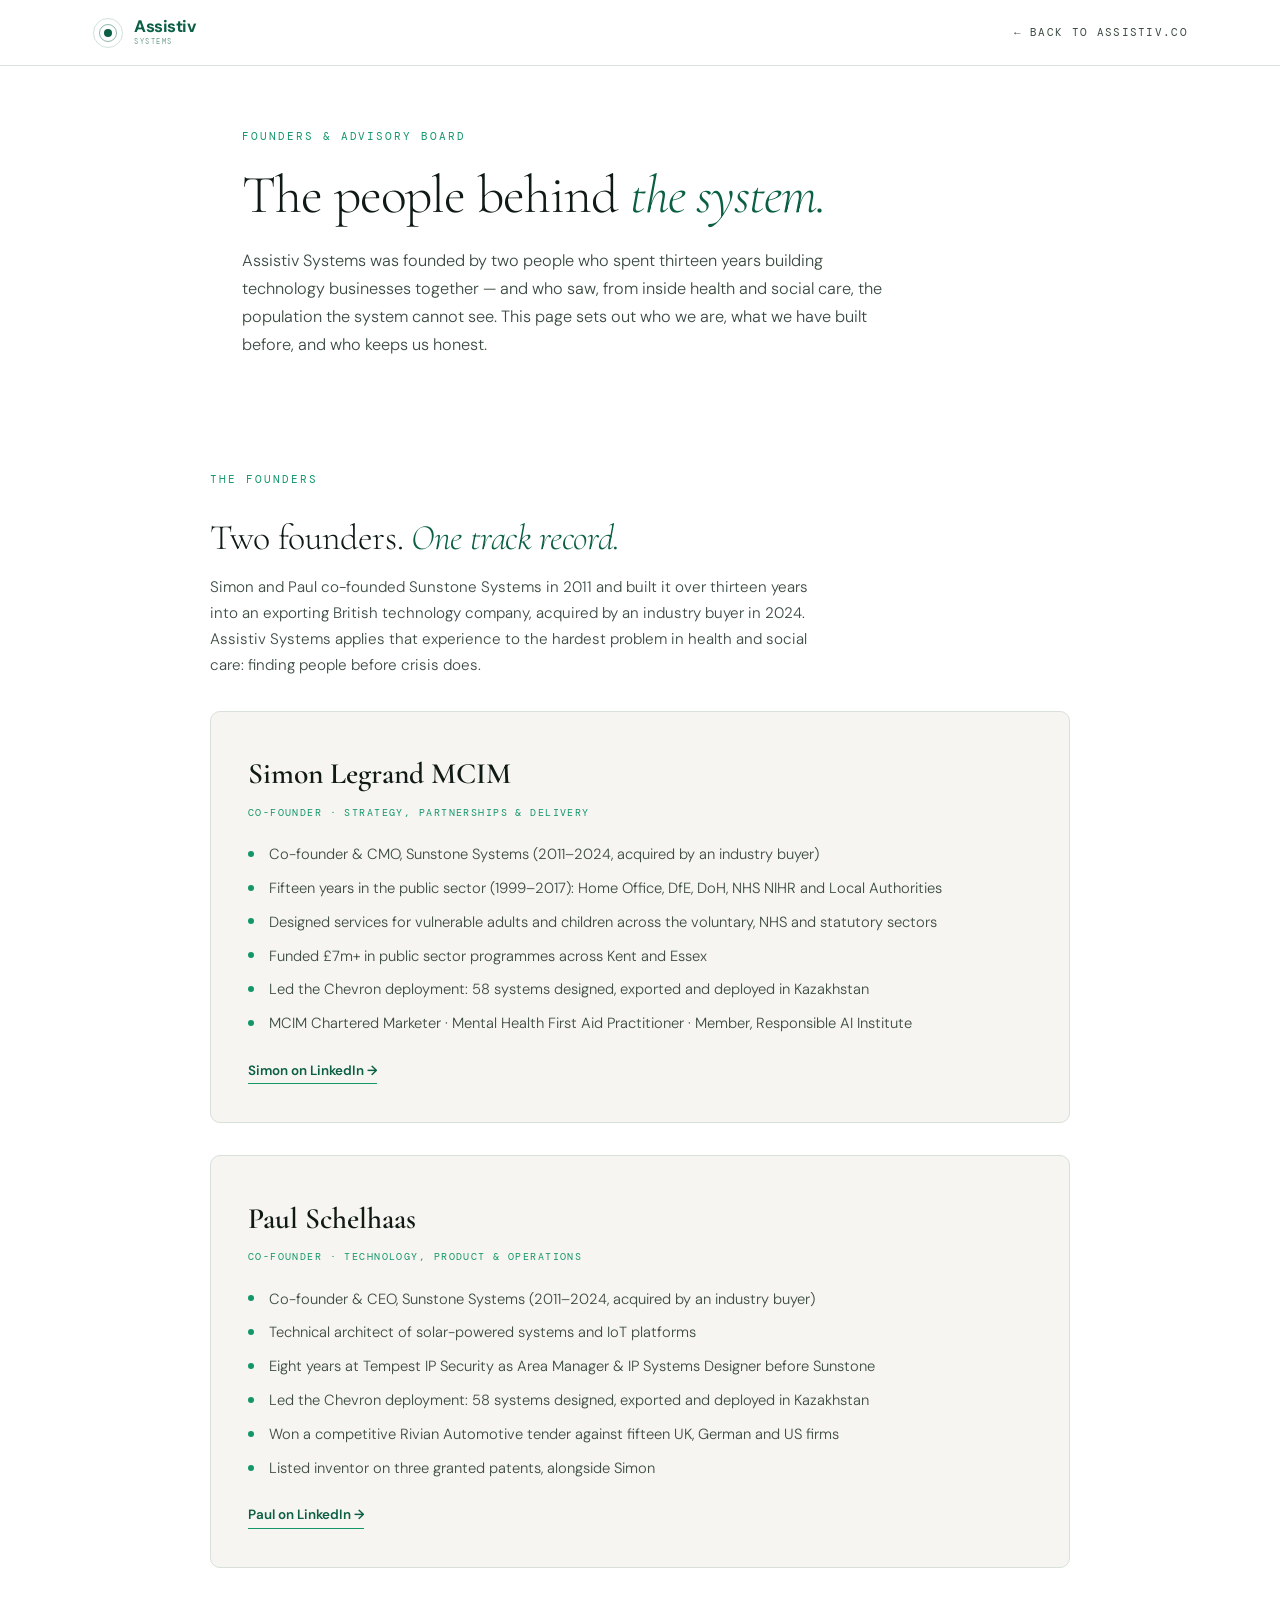
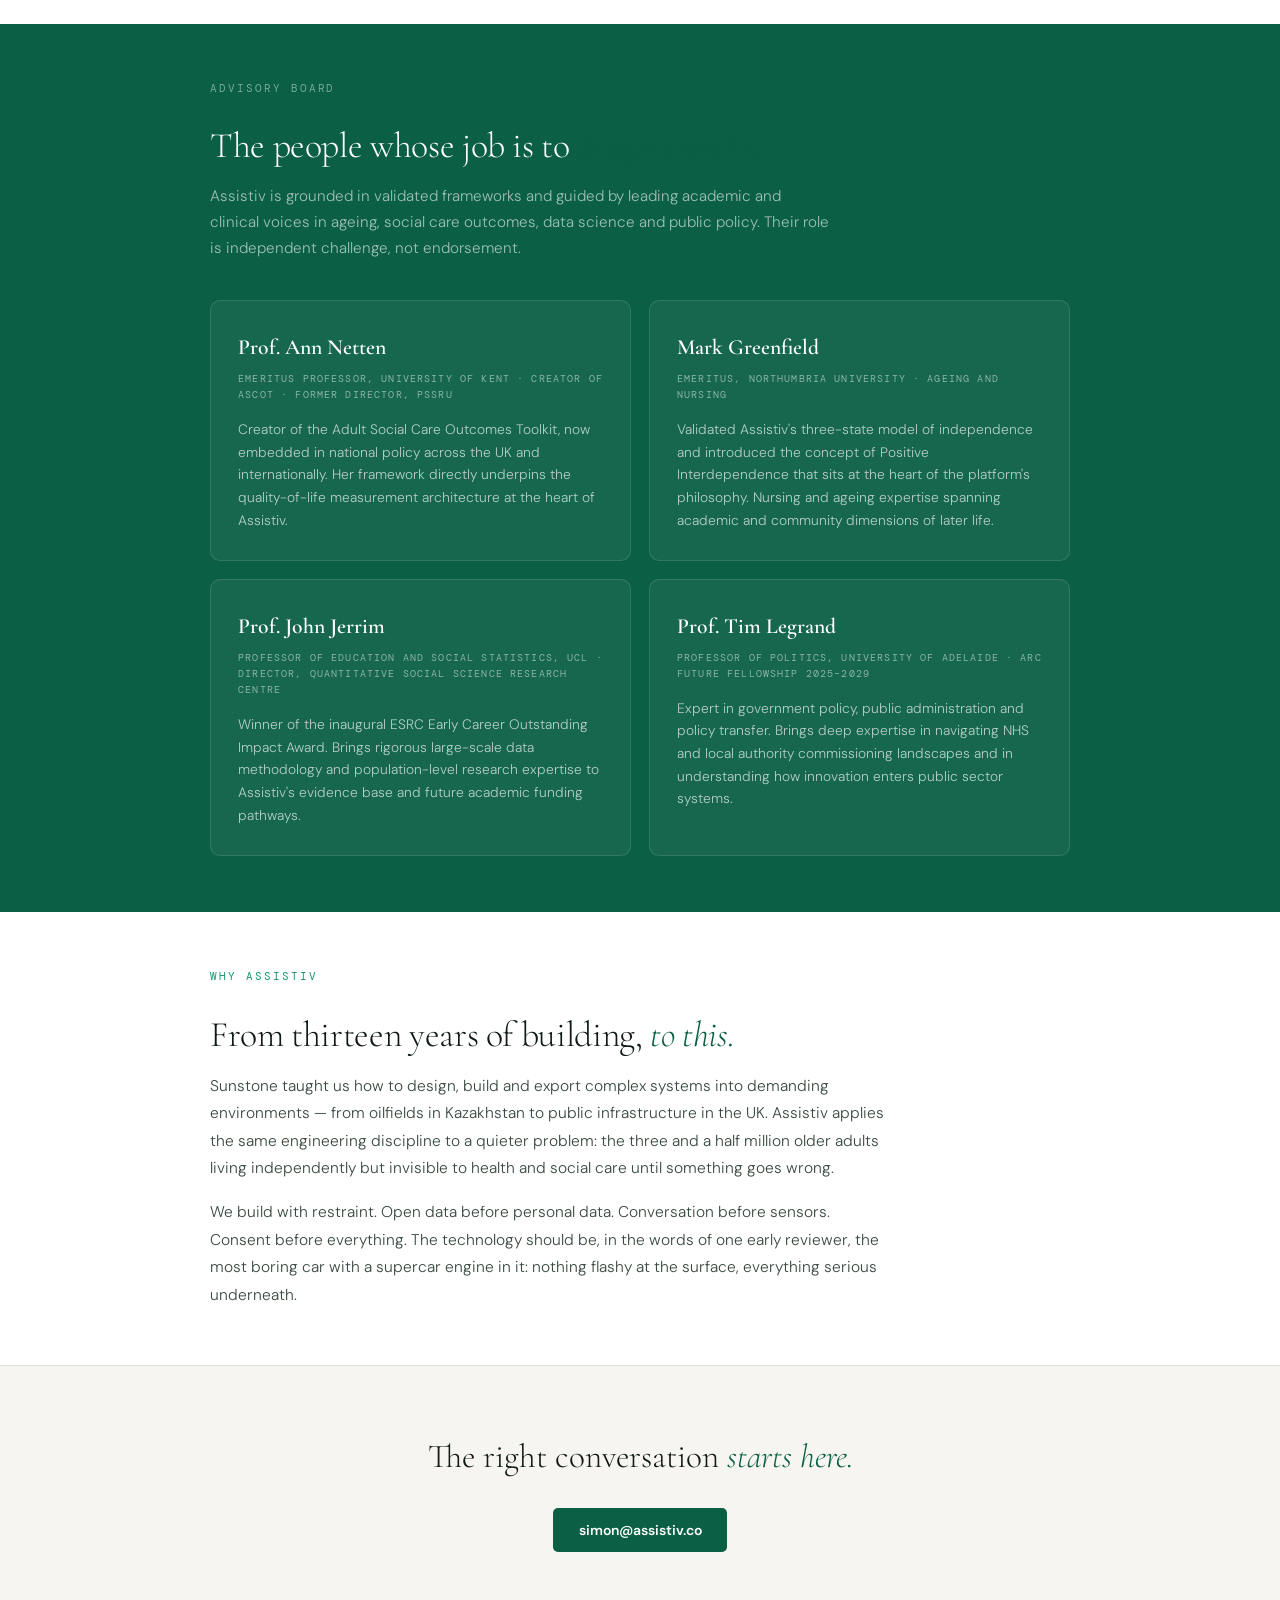
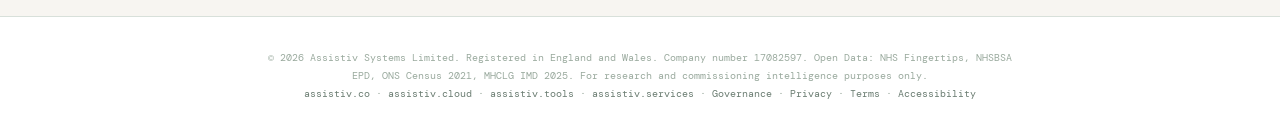
<file: about.html>
<!DOCTYPE html>
<html lang="en-GB">
<head>
<link rel="icon" href="/favicon.svg?v=3" type="image/svg+xml" sizes="any">
<link rel="icon" href="/favicon.ico?v=3" sizes="32x32">
<link rel="apple-touch-icon" href="/favicon.svg?v=3">
<link rel="manifest" href="/site.webmanifest">
<meta charset="UTF-8">
<meta name="viewport" content="width=device-width, initial-scale=1.0, viewport-fit=cover">
<meta name="description" content="The founders and advisory board behind Assistiv Systems — fifteen years in health and social care, assistive technology, and public sector delivery.">
<title>Founders &amp; Advisory Board — Assistiv Systems</title>
<link rel="preconnect" href="https://fonts.googleapis.com">
<link rel="preconnect" href="https://fonts.gstatic.com" crossorigin>
<link href="https://fonts.googleapis.com/css2?family=Cormorant+Garamond:ital,wght@0,300;0,400;0,600;1,400&family=DM+Mono:wght@300;400;500&family=DM+Sans:wght@300;400;500;600&display=swap" rel="stylesheet">
<style>
:root {
  --ink:          #0f1a14;
  --ink-mid:      #3a4a3f;
  --ink-soft:     #6b7d72;
  --ink-faint:    #9aaa9e;
  --white:        #ffffff;
  --cream:        #f7f5f1;
  --border:       #d8e0da;
  --g-deep:       #0A5F44;
  --g-mid:        #0f7a57;
  --g-accent:     #12966a;
  --g-pale:       #e3eeea;
  --serif:  'Cormorant Garamond', Georgia, serif;
  --sans:   'DM Sans', system-ui, sans-serif;
  --mono:   'DM Mono', monospace;
  --ease:   0.22s ease;
}
*, *::before, *::after { box-sizing: border-box; margin: 0; padding: 0; }
html { font-size: 16px; scroll-behavior: smooth; }
body { font-family: var(--sans); background: var(--white); color: var(--ink); line-height: 1.6; -webkit-font-smoothing: antialiased; overflow-x: hidden; }

#nav { position: fixed; top: 0; left: 0; right: 0; z-index: 1000; height: 66px; background: rgba(255,255,255,0.97); backdrop-filter: blur(14px); border-bottom: 1px solid var(--border); display: flex; align-items: center; }
.nav-inner { width: 100%; max-width: 1160px; margin: 0 auto; padding: 0 2rem; display: flex; align-items: center; justify-content: space-between; gap: 2rem; }
.nav-brand { display: flex; align-items: center; gap: 0.65rem; text-decoration: none; }
.nav-logo-mark { position: relative; width: 32px; height: 32px; display: flex; align-items: center; justify-content: center; }
.nav-logo-dot { border-radius: 50%; position: absolute; }
.nav-logo-core { width: 8px; height: 8px; background: var(--g-deep); z-index: 2; }
.nav-logo-r1   { width: 18px; height: 18px; border: 1.5px solid var(--g-deep); opacity: 0.45; background: none; }
.nav-logo-r2   { width: 30px; height: 30px; border: 1.5px solid var(--g-deep); opacity: 0.18; background: none; }
.nav-wordmark  { display: flex; flex-direction: column; gap: 1px; }
.nav-name { font-size: 1.05rem; font-weight: 700; letter-spacing: -0.03em; color: var(--g-deep); line-height: 1; }
.nav-sub  { font-family: var(--mono); font-size: 0.45rem; letter-spacing: 0.2em; text-transform: uppercase; color: var(--g-deep); opacity: 0.6; }
.nav-back { font-family: var(--mono); font-size: 0.68rem; letter-spacing: 0.12em; text-transform: uppercase; color: var(--ink-mid); text-decoration: none; transition: color var(--ease); }
.nav-back:hover { color: var(--g-deep); }

.hero { padding: 128px 2rem 3.5rem; max-width: 860px; margin: 0 auto; }
.eyebrow { font-family: var(--mono); font-size: 0.68rem; letter-spacing: 0.18em; text-transform: uppercase; color: var(--g-accent); display: block; margin-bottom: 1.25rem; }
.hero h1 { font-family: var(--serif); font-size: clamp(2.4rem, 4.2vw, 3.6rem); font-weight: 300; line-height: 1.1; letter-spacing: -0.02em; }
.hero h1 em { font-style: italic; color: var(--g-deep); }
.hero p { font-size: 1.02rem; font-weight: 300; color: var(--ink-mid); line-height: 1.72; margin-top: 1.4rem; max-width: 640px; }

.section { padding: 3.5rem 2rem; }
.section-inner { max-width: 860px; margin: 0 auto; }
.section h2 { font-family: var(--serif); font-size: clamp(1.7rem, 2.8vw, 2.3rem); font-weight: 300; letter-spacing: -0.01em; margin-bottom: 0.6rem; }
.section h2 em { font-style: italic; color: var(--g-deep); }
.section-lede { font-size: 0.95rem; font-weight: 300; color: var(--ink-mid); max-width: 620px; line-height: 1.7; }

.founder { background: var(--cream); border: 1px solid var(--border); border-radius: 10px; padding: 2.4rem 2.3rem; margin-top: 2rem; }
.founder-name { font-family: var(--serif); font-size: 1.85rem; font-weight: 600; color: var(--ink); }
.founder-role { font-family: var(--mono); font-size: 0.64rem; letter-spacing: 0.14em; text-transform: uppercase; color: var(--g-accent); margin: 0.45rem 0 1.3rem; }
.founder ul { list-style: none; }
.founder li { position: relative; padding-left: 1.3rem; font-size: 0.92rem; font-weight: 300; color: var(--ink-mid); line-height: 1.65; margin-bottom: 0.6rem; }
.founder li::before { content: ''; position: absolute; left: 0; top: 0.6em; width: 6px; height: 6px; border-radius: 50%; background: var(--g-accent); }
.founder-link { display: inline-block; margin-top: 0.9rem; font-size: 0.84rem; font-weight: 600; color: var(--g-deep); text-decoration: none; border-bottom: 1px solid var(--g-accent); padding-bottom: 2px; transition: color var(--ease); }
.founder-link:hover { color: var(--g-mid); }

.advisors-section { background: var(--g-deep); }
.advisors-section h2, .advisors-section .section-lede { color: var(--white); }
.advisors-section .section-lede { color: rgba(255,255,255,0.6); }
.advisors-section .eyebrow { color: rgba(255,255,255,0.45); }
.adv-grid { display: grid; grid-template-columns: 1fr 1fr; gap: 1.1rem; margin-top: 2.4rem; }
.adv { background: rgba(255,255,255,0.05); border: 1px solid rgba(255,255,255,0.12); border-radius: 10px; padding: 1.8rem 1.7rem; }
.adv-name { font-family: var(--serif); font-size: 1.35rem; font-weight: 600; color: var(--white); }
.adv-role { font-family: var(--mono); font-size: 0.6rem; letter-spacing: 0.12em; text-transform: uppercase; color: rgba(255,255,255,0.5); margin: 0.4rem 0 0.9rem; line-height: 1.7; }
.adv p { font-size: 0.86rem; font-weight: 300; color: rgba(255,255,255,0.68); line-height: 1.65; }

.story p { font-size: 0.97rem; font-weight: 300; color: var(--ink-mid); line-height: 1.78; max-width: 680px; }
.story p + p { margin-top: 1rem; }

.cta-band { background: var(--cream); border-top: 1px solid var(--border); text-align: center; padding: 4rem 2rem; }
.cta-band h2 { font-family: var(--serif); font-size: clamp(1.6rem, 2.6vw, 2.1rem); font-weight: 300; }
.cta-band h2 em { font-style: italic; color: var(--g-deep); }
.cta-band a.btn { display: inline-block; margin-top: 1.5rem; font-size: 0.875rem; font-weight: 600; color: var(--white); background: var(--g-deep); padding: 0.7rem 1.6rem; border-radius: 5px; text-decoration: none; transition: background var(--ease); }
.cta-band a.btn:hover { background: var(--g-mid); }

footer { border-top: 1px solid var(--border); padding: 2rem; text-align: center; }
footer p { font-family: var(--mono); font-size: 0.62rem; color: var(--ink-faint); line-height: 1.8; max-width: 760px; margin: 0 auto; }
footer a { color: var(--ink-soft); text-decoration: none; }
footer a:hover { color: var(--g-deep); }

@media (max-width: 720px) { .adv-grid { grid-template-columns: 1fr; } .founder { padding: 1.8rem 1.5rem; } }
</style>
  <link rel="stylesheet" href="/mobile.css">
</head>
<body>

<nav id="nav">
  <div class="nav-inner">
    <a class="nav-brand" href="index.html">
      <div class="nav-logo-mark">
        <div class="nav-logo-dot nav-logo-core"></div>
        <div class="nav-logo-dot nav-logo-r1"></div>
        <div class="nav-logo-dot nav-logo-r2"></div>
      </div>
      <div class="nav-wordmark">
        <span class="nav-name">Assistiv</span>
        <span class="nav-sub">Systems</span>
      </div>
    </a>
    <a class="nav-back" href="index.html">&#8592; Back to assistiv.co</a>
  </div>
</nav>

<header class="hero">
  <span class="eyebrow">Founders &amp; Advisory Board</span>
  <h1>The people behind <em>the system.</em></h1>
  <p>Assistiv Systems was founded by two people who spent thirteen years building technology businesses together — and who saw, from inside health and social care, the population the system cannot see. This page sets out who we are, what we have built before, and who keeps us honest.</p>
</header>

<section class="section">
  <div class="section-inner">
    <span class="eyebrow">The founders</span>
    <h2>Two founders. <em>One track record.</em></h2>
    <p class="section-lede">Simon and Paul co-founded Sunstone Systems in 2011 and built it over thirteen years into an exporting British technology company, acquired by an industry buyer in 2024. Assistiv Systems applies that experience to the hardest problem in health and social care: finding people before crisis does.</p>

    <div class="founder">
      <div class="founder-name">Simon Legrand MCIM</div>
      <div class="founder-role">Co-Founder · Strategy, Partnerships &amp; Delivery</div>
      <ul>
        <li>Co-founder &amp; CMO, Sunstone Systems (2011–2024, acquired by an industry buyer)</li>
        <li>Fifteen years in the public sector (1999–2017): Home Office, DfE, DoH, NHS NIHR and Local Authorities</li>
        <li>Designed services for vulnerable adults and children across the voluntary, NHS and statutory sectors</li>
        <li>Funded £7m+ in public sector programmes across Kent and Essex</li>
        <li>Led the Chevron deployment: 58 systems designed, exported and deployed in Kazakhstan</li>
        <li>MCIM Chartered Marketer · Mental Health First Aid Practitioner · Member, Responsible AI Institute</li>
      </ul>
      <a class="founder-link" href="https://www.linkedin.com/in/-simonlegrand-/" target="_blank" rel="noopener">Simon on LinkedIn →</a>
    </div>

    <div class="founder">
      <div class="founder-name">Paul Schelhaas</div>
      <div class="founder-role">Co-Founder · Technology, Product &amp; Operations</div>
      <ul>
        <li>Co-founder &amp; CEO, Sunstone Systems (2011–2024, acquired by an industry buyer)</li>
        <li>Technical architect of solar-powered systems and IoT platforms</li>
        <li>Eight years at Tempest IP Security as Area Manager &amp; IP Systems Designer before Sunstone</li>
        <li>Led the Chevron deployment: 58 systems designed, exported and deployed in Kazakhstan</li>
        <li>Won a competitive Rivian Automotive tender against fifteen UK, German and US firms</li>
        <li>Listed inventor on three granted patents, alongside Simon</li>
      </ul>
      <a class="founder-link" href="https://www.linkedin.com/in/paul-schelhaas/" target="_blank" rel="noopener">Paul on LinkedIn →</a>
    </div>
  </div>
</section>

<section class="section advisors-section">
  <div class="section-inner">
    <span class="eyebrow">Advisory board</span>
    <h2>The people whose job is to <em>disagree with us.</em></h2>
    <p class="section-lede">Assistiv is grounded in validated frameworks and guided by leading academic and clinical voices in ageing, social care outcomes, data science and public policy. Their role is independent challenge, not endorsement.</p>
    <div class="adv-grid">
      <div class="adv">
        <div class="adv-name">Prof. Ann Netten</div>
        <div class="adv-role">Emeritus Professor, University of Kent · Creator of ASCOT · Former Director, PSSRU</div>
        <p>Creator of the Adult Social Care Outcomes Toolkit, now embedded in national policy across the UK and internationally. Her framework directly underpins the quality-of-life measurement architecture at the heart of Assistiv.</p>
      </div>
      <div class="adv">
        <div class="adv-name">Mark Greenfield</div>
        <div class="adv-role">Emeritus, Northumbria University · Ageing and Nursing</div>
        <p>Validated Assistiv's three-state model of independence and introduced the concept of Positive Interdependence that sits at the heart of the platform's philosophy. Nursing and ageing expertise spanning academic and community dimensions of later life.</p>
      </div>
      <div class="adv">
        <div class="adv-name">Prof. John Jerrim</div>
        <div class="adv-role">Professor of Education and Social Statistics, UCL · Director, Quantitative Social Science Research Centre</div>
        <p>Winner of the inaugural ESRC Early Career Outstanding Impact Award. Brings rigorous large-scale data methodology and population-level research expertise to Assistiv's evidence base and future academic funding pathways.</p>
      </div>
      <div class="adv">
        <div class="adv-name">Prof. Tim Legrand</div>
        <div class="adv-role">Professor of Politics, University of Adelaide · ARC Future Fellowship 2025–2029</div>
        <p>Expert in government policy, public administration and policy transfer. Brings deep expertise in navigating NHS and local authority commissioning landscapes and in understanding how innovation enters public sector systems.</p>
      </div>
    </div>
  </div>
</section>

<section class="section story">
  <div class="section-inner">
    <span class="eyebrow">Why Assistiv</span>
    <h2>From thirteen years of building, <em>to this.</em></h2>
    <p>Sunstone taught us how to design, build and export complex systems into demanding environments — from oilfields in Kazakhstan to public infrastructure in the UK. Assistiv applies the same engineering discipline to a quieter problem: the three and a half million older adults living independently but invisible to health and social care until something goes wrong.</p>
    <p>We build with restraint. Open data before personal data. Conversation before sensors. Consent before everything. The technology should be, in the words of one early reviewer, the most boring car with a supercar engine in it: nothing flashy at the surface, everything serious underneath.</p>
  </div>
</section>

<div class="cta-band">
  <h2>The right conversation <em>starts here.</em></h2>
  <a class="btn" href="mailto:simon@assistiv.co">simon@assistiv.co</a>
</div>

<footer>
  <p>© 2026 Assistiv Systems Limited. Registered in England and Wales. Company number 17082597. Open Data: NHS Fingertips, NHSBSA EPD, ONS Census 2021, MHCLG IMD 2025. For research and commissioning intelligence purposes only.<br>
  <a href="index.html">assistiv.co</a> · <a href="https://www.assistiv.cloud">assistiv.cloud</a> · <a href="https://www.assistiv.tools">assistiv.tools</a> · <a href="https://www.assistiv.services">assistiv.services</a> · <a href="governance.html">Governance</a> · <a href="privacy.html">Privacy</a> · <a href="terms.html">Terms</a> · <a href="accessibility.html">Accessibility</a></p>
</footer>

</body>
</html>
</file>
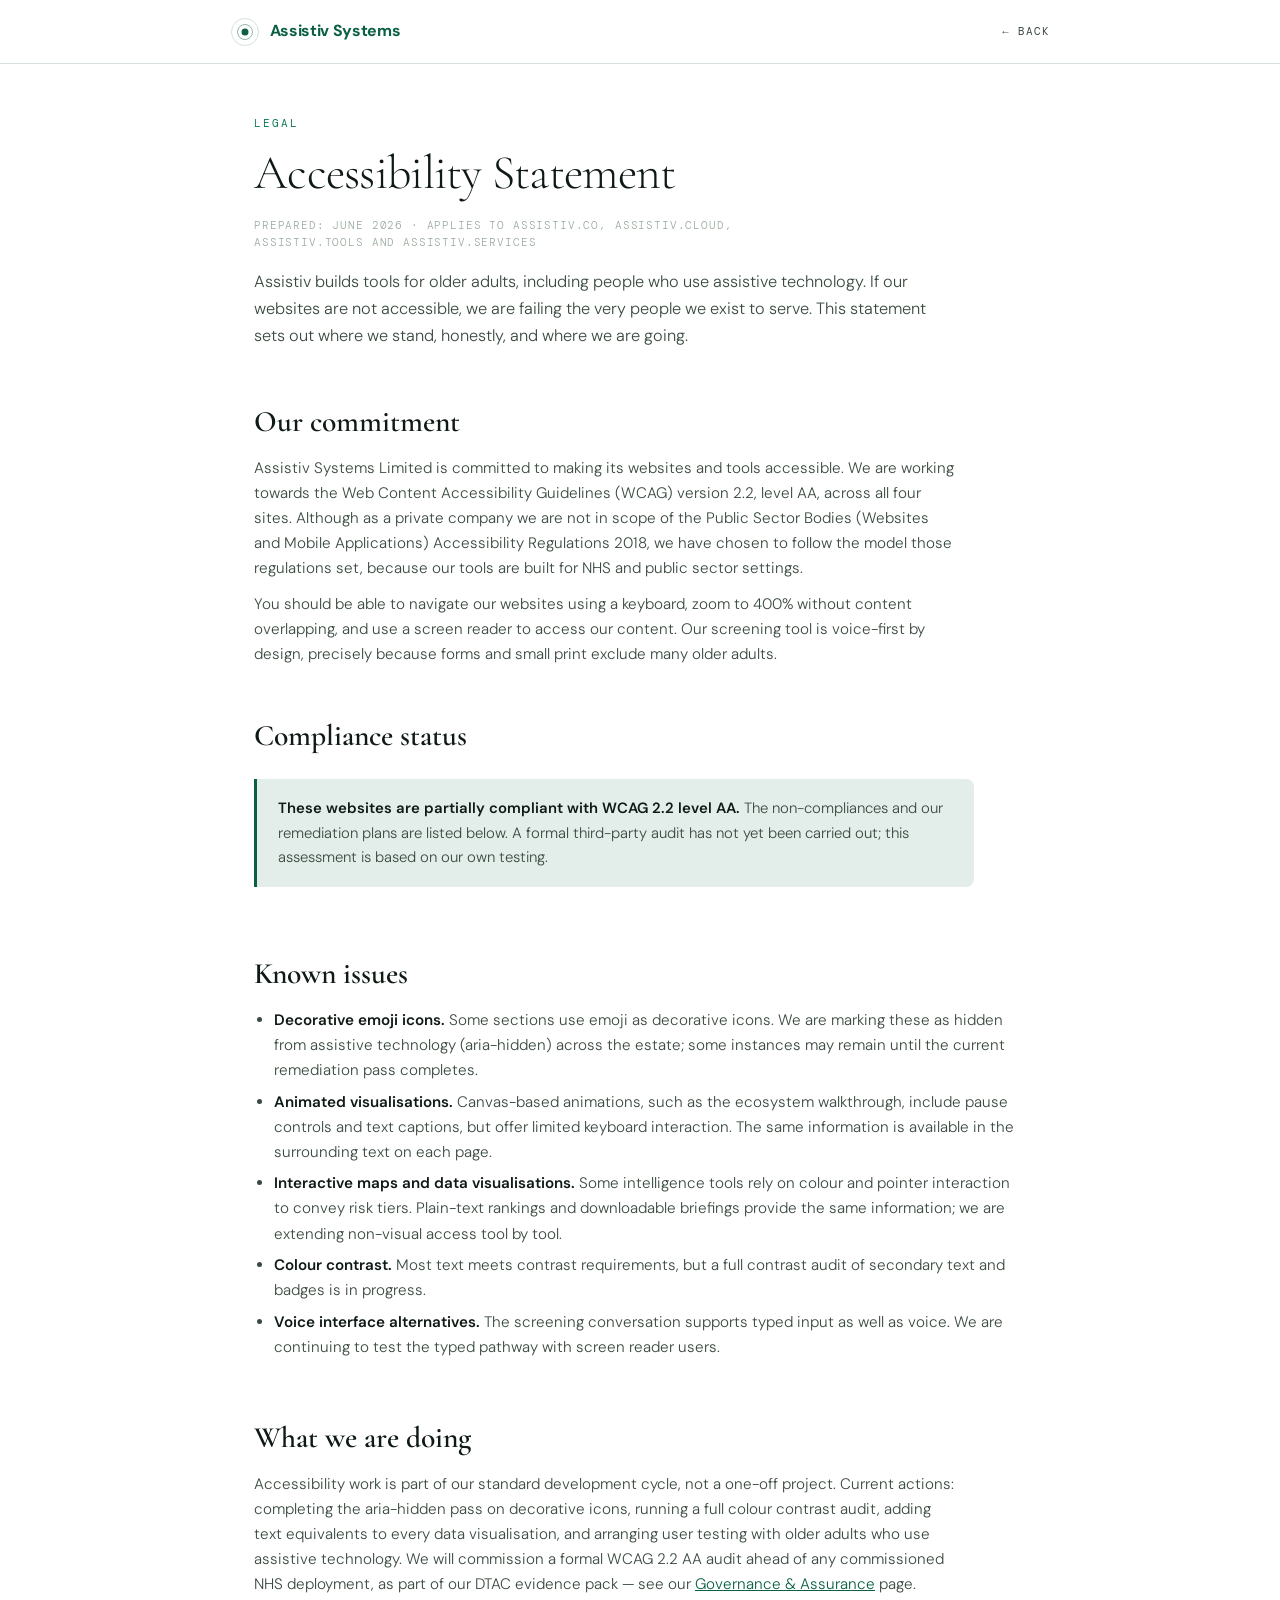
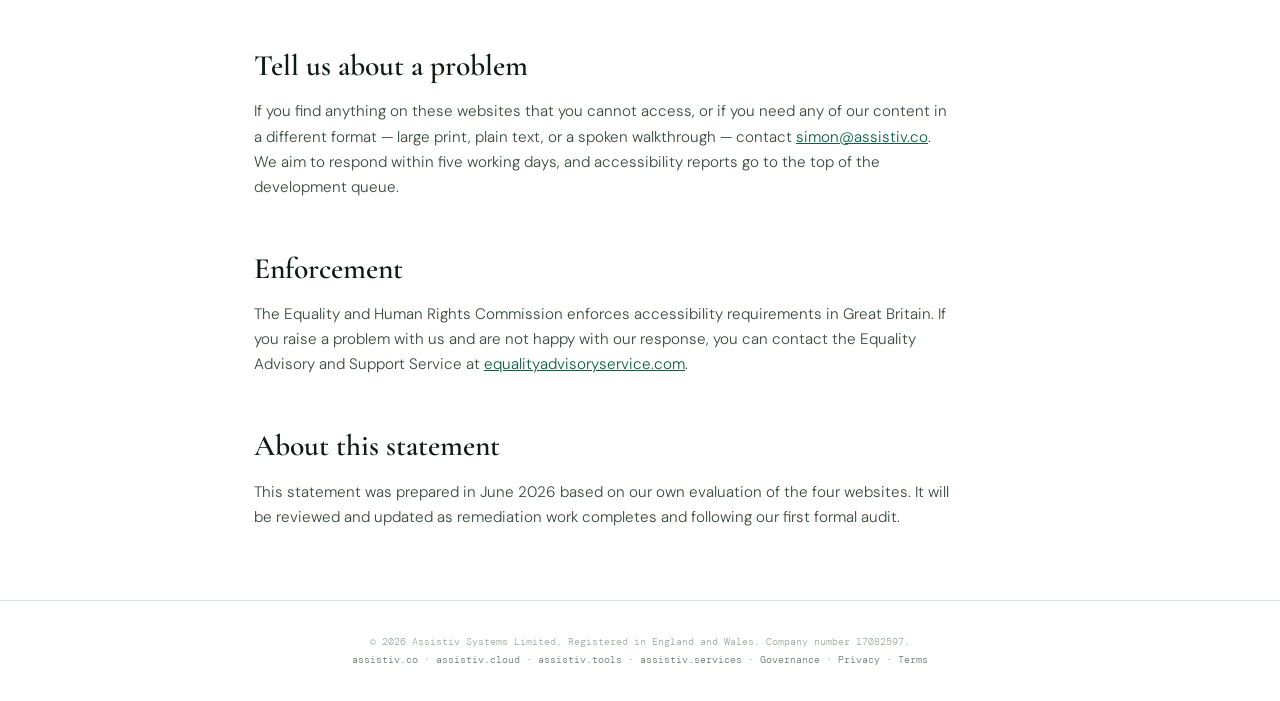
<file: accessibility.html>
<!DOCTYPE html>
<html lang="en-GB">
<head>
<link rel="icon" href="/favicon.svg?v=3" type="image/svg+xml" sizes="any">
<link rel="icon" href="/favicon.ico?v=3" sizes="32x32">
<link rel="apple-touch-icon" href="/favicon.svg?v=3">
<link rel="manifest" href="/site.webmanifest">
<meta charset="UTF-8">
<meta name="viewport" content="width=device-width, initial-scale=1.0">
<meta name="description" content="Accessibility statement for the Assistiv Systems websites: assistiv.co, assistiv.cloud, assistiv.tools and assistiv.services.">
<title>Accessibility Statement — Assistiv Systems</title>
<link rel="preconnect" href="https://fonts.googleapis.com">
<link rel="preconnect" href="https://fonts.gstatic.com" crossorigin>
<link href="https://fonts.googleapis.com/css2?family=Cormorant+Garamond:ital,wght@0,300;0,400;0,600;1,400&family=DM+Mono:wght@300;400;500&family=DM+Sans:wght@300;400;500;600&display=swap" rel="stylesheet">
<style>
:root {
  /* THEME — assistiv.co (parent green). For other sites swap these three values. */
  --accent:       #0A5F44;
  --accent-mid:   #0f7a57;
  --accent-pale:  #e3eeea;

  --ink:          #0f1a14;
  --ink-mid:      #3a4a3f;
  --ink-soft:     #6b7d72;
  --ink-faint:    #9aaa9e;
  --white:        #ffffff;
  --cream:        #f7f5f1;
  --border:       #d8e0da;
  --serif:  'Cormorant Garamond', Georgia, serif;
  --sans:   'DM Sans', system-ui, sans-serif;
  --mono:   'DM Mono', monospace;
}
*, *::before, *::after { box-sizing: border-box; margin: 0; padding: 0; }
html { font-size: 16px; }
body { font-family: var(--sans); background: var(--white); color: var(--ink); line-height: 1.65; -webkit-font-smoothing: antialiased; }
nav { position: sticky; top: 0; z-index: 100; height: 64px; background: rgba(255,255,255,0.97); backdrop-filter: blur(14px); border-bottom: 1px solid var(--border); display: flex; align-items: center; padding: 0 1.5rem; }
.nav-inner { width: 100%; max-width: 820px; margin: 0 auto; display: flex; align-items: center; justify-content: space-between; }
.nav-brand { display: flex; align-items: center; gap: 0.6rem; text-decoration: none; }
.logo-mark { position: relative; width: 30px; height: 30px; }
.logo-mark span { border-radius: 50%; position: absolute; top: 50%; left: 50%; transform: translate(-50%,-50%); }
.logo-mark .d  { width: 7px; height: 7px; background: var(--accent); }
.logo-mark .r1 { width: 16px; height: 16px; border: 1.5px solid var(--accent); opacity: 0.45; }
.logo-mark .r2 { width: 28px; height: 28px; border: 1.5px solid var(--accent); opacity: 0.18; }
.nav-name { font-weight: 700; font-size: 1rem; letter-spacing: -0.02em; color: var(--accent); }
.nav-back { font-family: var(--mono); font-size: 0.66rem; letter-spacing: 0.1em; text-transform: uppercase; color: var(--ink-mid); text-decoration: none; }
.nav-back:hover { color: var(--accent); }
.wrap { max-width: 820px; margin: 0 auto; padding: 0 1.5rem 3rem; }
header.hero { padding: 3.2rem 0 1.6rem; }
.eyebrow { font-family: var(--mono); font-size: 0.66rem; letter-spacing: 0.18em; text-transform: uppercase; color: var(--accent-mid); margin-bottom: 0.9rem; display: block; }
h1 { font-family: var(--serif); font-size: clamp(2.1rem, 4.2vw, 3rem); font-weight: 300; line-height: 1.12; letter-spacing: -0.015em; }
.meta-line { font-family: var(--mono); font-size: 0.66rem; letter-spacing: 0.08em; text-transform: uppercase; color: var(--ink-faint); margin-top: 1rem; }
.lede { margin-top: 1.1rem; max-width: 64ch; font-size: 1.02rem; font-weight: 300; color: var(--ink-mid); }
section { padding: 1.4rem 0; }
h2 { font-family: var(--serif); font-size: clamp(1.45rem, 2.6vw, 1.85rem); font-weight: 600; color: var(--ink); margin-bottom: 0.55rem; }
h3 { font-size: 0.98rem; font-weight: 600; color: var(--ink); margin: 1.1rem 0 0.3rem; }
p { max-width: 70ch; color: var(--ink-mid); font-weight: 300; font-size: 0.95rem; }
p + p { margin-top: 0.7rem; }
ul, ol { margin: 0.6rem 0 0.6rem 1.25rem; max-width: 68ch; }
li { color: var(--ink-mid); font-weight: 300; font-size: 0.95rem; margin-bottom: 0.4rem; }
a { color: var(--accent); }
.keybox { background: var(--accent-pale); border-left: 3px solid var(--accent); border-radius: 0 8px 8px 0; padding: 1.1rem 1.3rem; margin: 1.1rem 0; max-width: 720px; }
.keybox p { font-size: 0.93rem; }
strong { color: var(--ink); font-weight: 600; }
footer { border-top: 1px solid var(--border); padding: 2rem 1.5rem; text-align: center; }
footer p { font-family: var(--mono); font-size: 0.62rem; color: var(--ink-faint); line-height: 1.8; max-width: 760px; margin: 0 auto; }
footer a { color: var(--ink-soft); text-decoration: none; }
footer a:hover { color: var(--accent); }
</style>
  <link rel="stylesheet" href="/mobile.css">
</head>
<body>

<nav>
  <div class="nav-inner">
    <a class="nav-brand" href="index.html">
      <div class="logo-mark" aria-hidden="true"><span class="d"></span><span class="r1"></span><span class="r2"></span></div>
      <span class="nav-name">Assistiv Systems</span>
    </a>
    <a class="nav-back" href="index.html">&#8592; Back</a>
  </div>
</nav>

<div class="wrap">

<header class="hero">
  <span class="eyebrow">Legal</span>
  <h1>Accessibility Statement</h1>
  <p class="meta-line">Prepared: June 2026 · Applies to assistiv.co, assistiv.cloud, assistiv.tools and assistiv.services</p>
  <p class="lede">Assistiv builds tools for older adults, including people who use assistive technology. If our websites are not accessible, we are failing the very people we exist to serve. This statement sets out where we stand, honestly, and where we are going.</p>
</header>

<section>
  <h2>Our commitment</h2>
  <p>Assistiv Systems Limited is committed to making its websites and tools accessible. We are working towards the Web Content Accessibility Guidelines (WCAG) version 2.2, level AA, across all four sites. Although as a private company we are not in scope of the Public Sector Bodies (Websites and Mobile Applications) Accessibility Regulations 2018, we have chosen to follow the model those regulations set, because our tools are built for NHS and public sector settings.</p>
  <p>You should be able to navigate our websites using a keyboard, zoom to 400% without content overlapping, and use a screen reader to access our content. Our screening tool is voice-first by design, precisely because forms and small print exclude many older adults.</p>
</section>

<section>
  <h2>Compliance status</h2>
  <div class="keybox">
    <p><strong>These websites are partially compliant with WCAG 2.2 level AA.</strong> The non-compliances and our remediation plans are listed below. A formal third-party audit has not yet been carried out; this assessment is based on our own testing.</p>
  </div>
</section>

<section>
  <h2>Known issues</h2>
  <ul>
    <li><strong>Decorative emoji icons.</strong> Some sections use emoji as decorative icons. We are marking these as hidden from assistive technology (aria-hidden) across the estate; some instances may remain until the current remediation pass completes.</li>
    <li><strong>Animated visualisations.</strong> Canvas-based animations, such as the ecosystem walkthrough, include pause controls and text captions, but offer limited keyboard interaction. The same information is available in the surrounding text on each page.</li>
    <li><strong>Interactive maps and data visualisations.</strong> Some intelligence tools rely on colour and pointer interaction to convey risk tiers. Plain-text rankings and downloadable briefings provide the same information; we are extending non-visual access tool by tool.</li>
    <li><strong>Colour contrast.</strong> Most text meets contrast requirements, but a full contrast audit of secondary text and badges is in progress.</li>
    <li><strong>Voice interface alternatives.</strong> The screening conversation supports typed input as well as voice. We are continuing to test the typed pathway with screen reader users.</li>
  </ul>
</section>

<section>
  <h2>What we are doing</h2>
  <p>Accessibility work is part of our standard development cycle, not a one-off project. Current actions: completing the aria-hidden pass on decorative icons, running a full colour contrast audit, adding text equivalents to every data visualisation, and arranging user testing with older adults who use assistive technology. We will commission a formal WCAG 2.2 AA audit ahead of any commissioned NHS deployment, as part of our DTAC evidence pack — see our <a href="governance.html">Governance &amp; Assurance</a> page.</p>
</section>

<section>
  <h2>Tell us about a problem</h2>
  <p>If you find anything on these websites that you cannot access, or if you need any of our content in a different format — large print, plain text, or a spoken walkthrough — contact <a href="mailto:simon@assistiv.co">simon@assistiv.co</a>. We aim to respond within five working days, and accessibility reports go to the top of the development queue.</p>
</section>

<section>
  <h2>Enforcement</h2>
  <p>The Equality and Human Rights Commission enforces accessibility requirements in Great Britain. If you raise a problem with us and are not happy with our response, you can contact the Equality Advisory and Support Service at <a href="https://www.equalityadvisoryservice.com" target="_blank" rel="noopener">equalityadvisoryservice.com</a>.</p>
</section>

<section>
  <h2>About this statement</h2>
  <p>This statement was prepared in June 2026 based on our own evaluation of the four websites. It will be reviewed and updated as remediation work completes and following our first formal audit.</p>
</section>

</div>

<footer>
  <p>© 2026 Assistiv Systems Limited. Registered in England and Wales. Company number 17082597.<br>
  <a href="https://www.assistiv.co">assistiv.co</a> · <a href="https://www.assistiv.cloud">assistiv.cloud</a> · <a href="https://www.assistiv.tools">assistiv.tools</a> · <a href="https://www.assistiv.services">assistiv.services</a> · <a href="governance.html">Governance</a> · <a href="privacy.html">Privacy</a> · <a href="terms.html">Terms</a></p>
</footer>

</body>
</html>
</file>
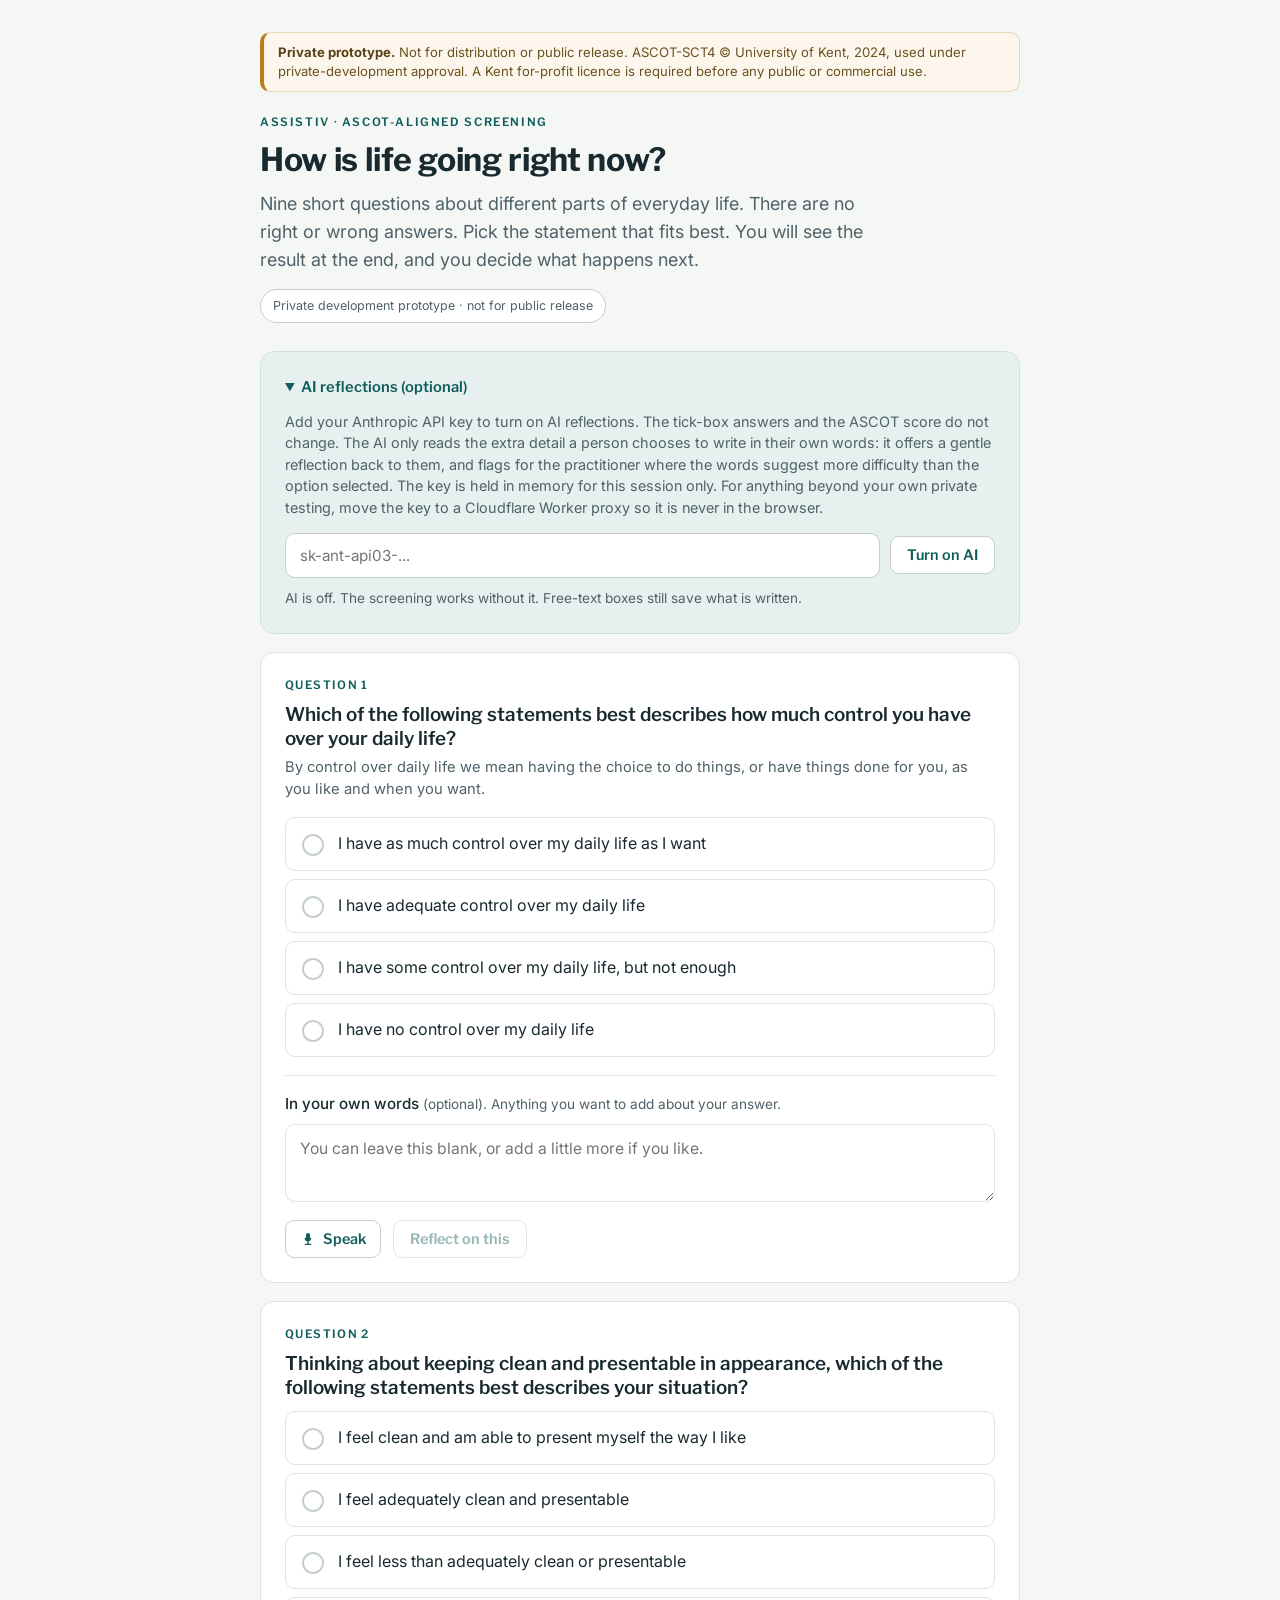
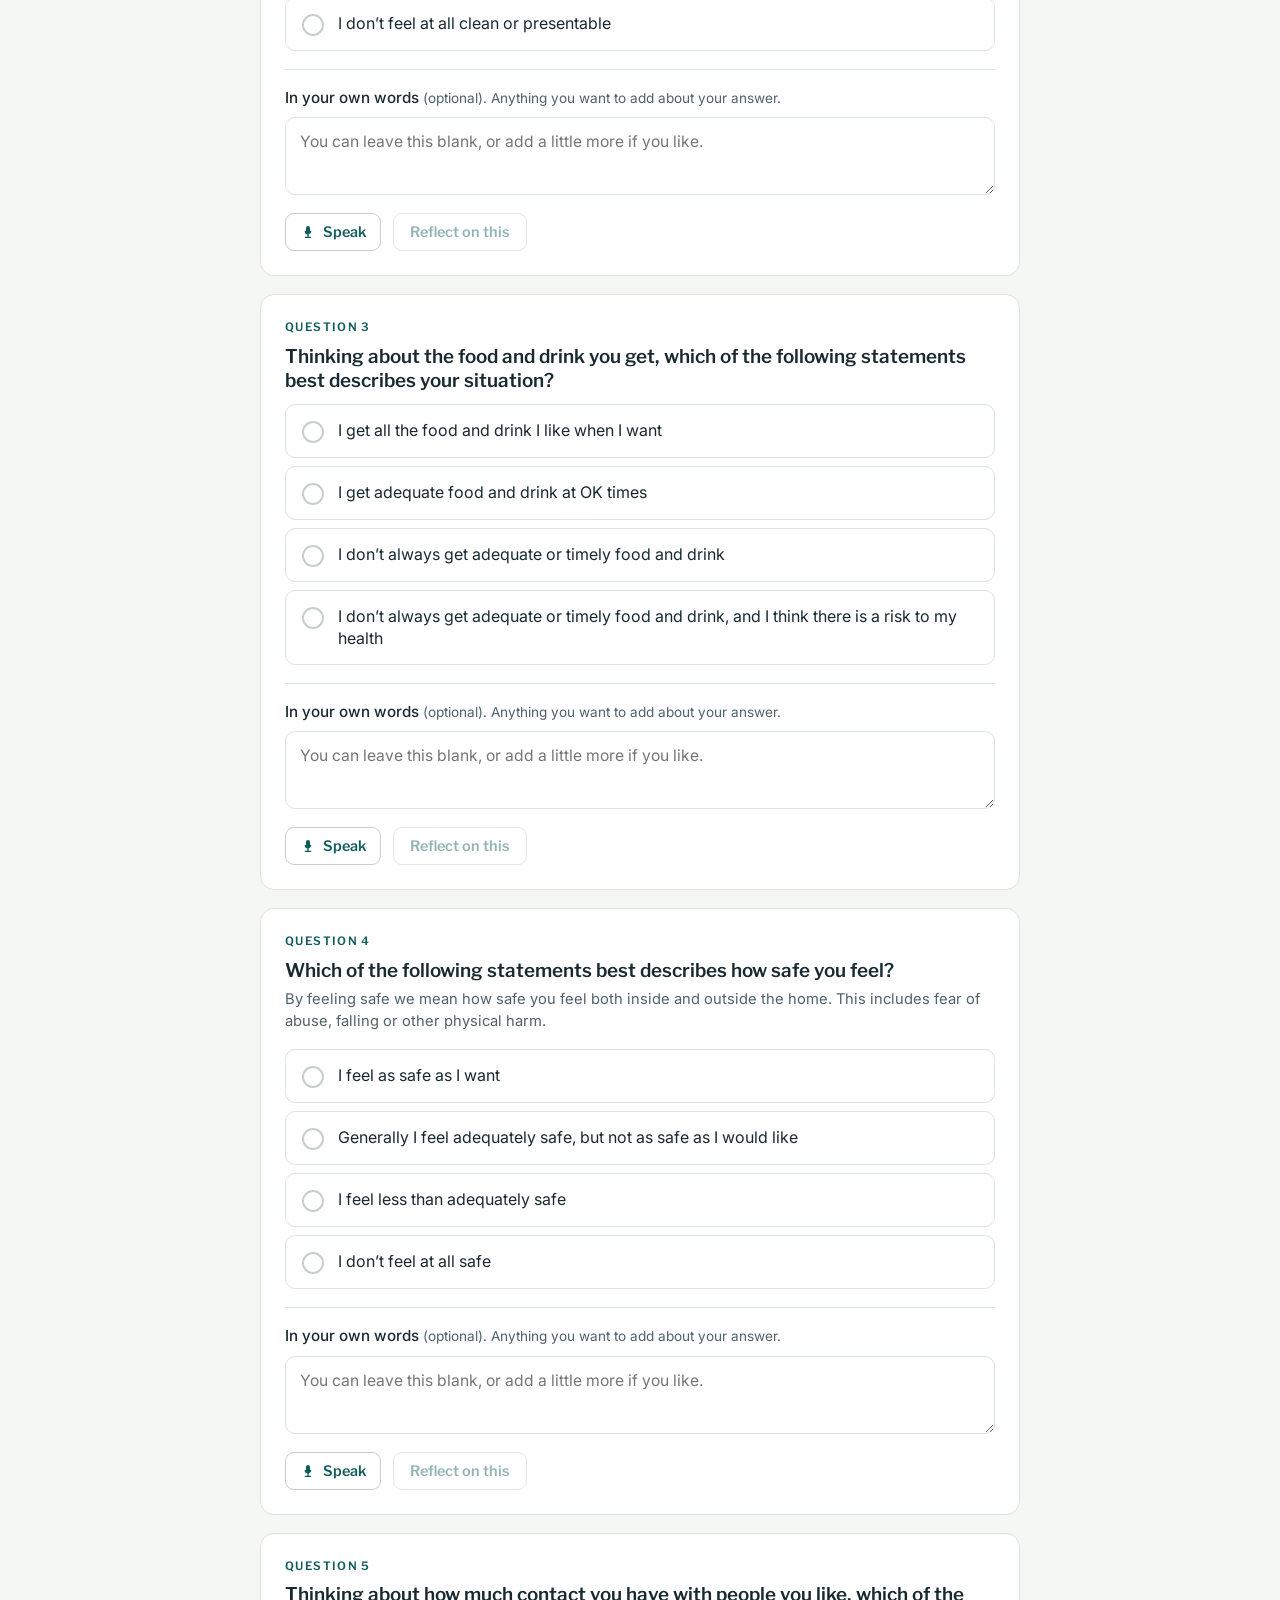
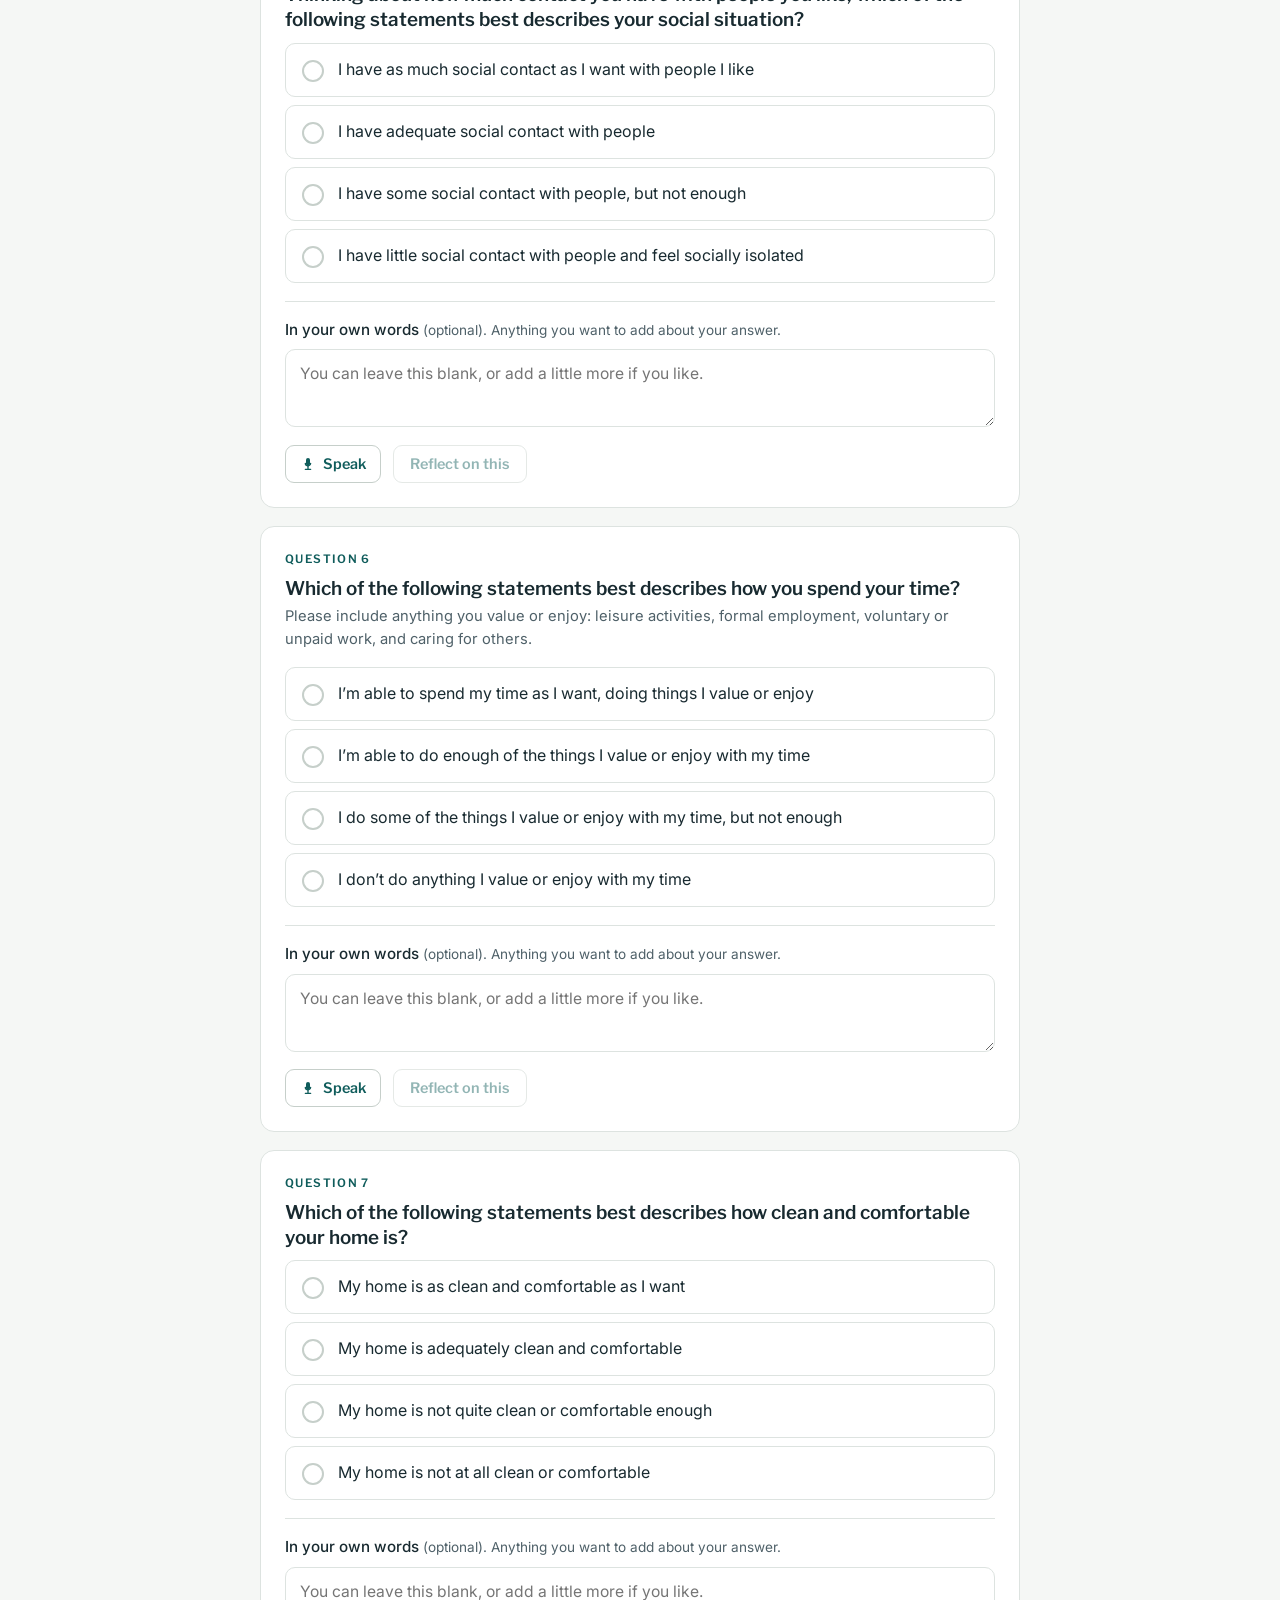
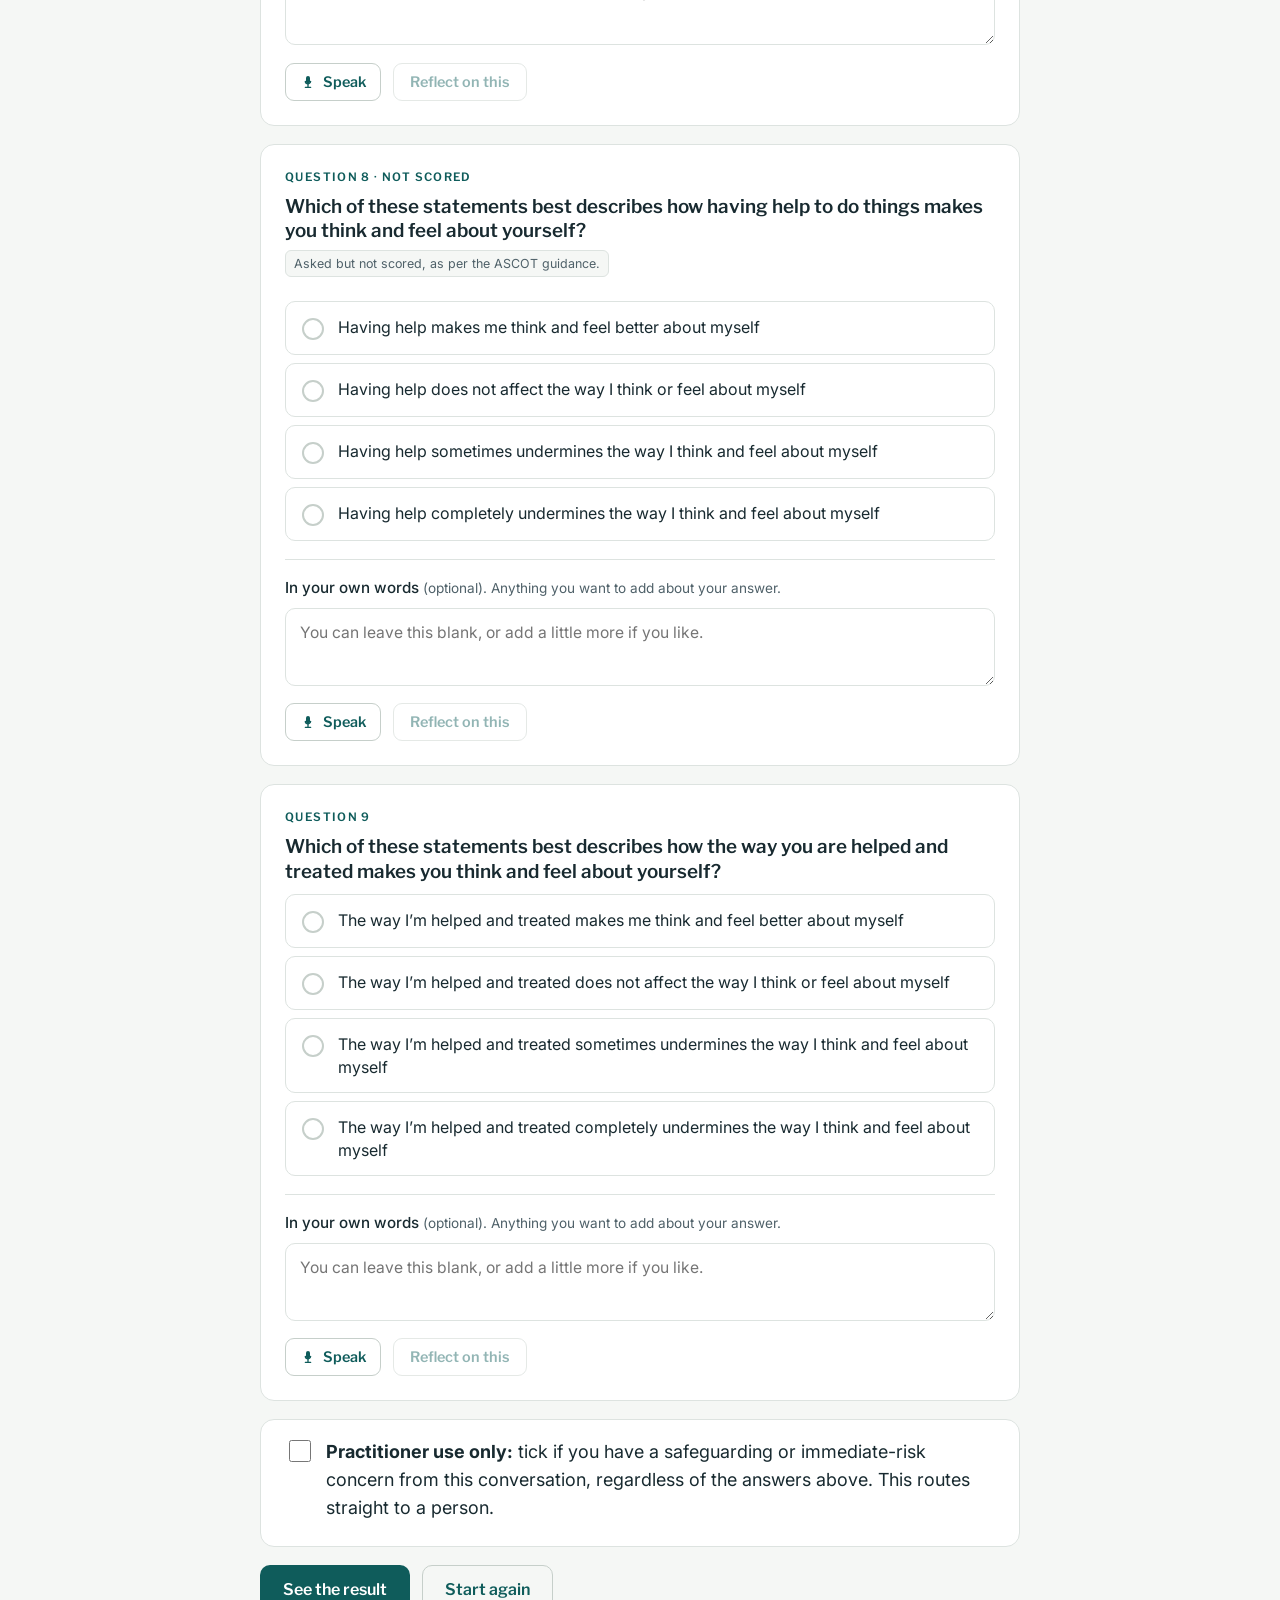
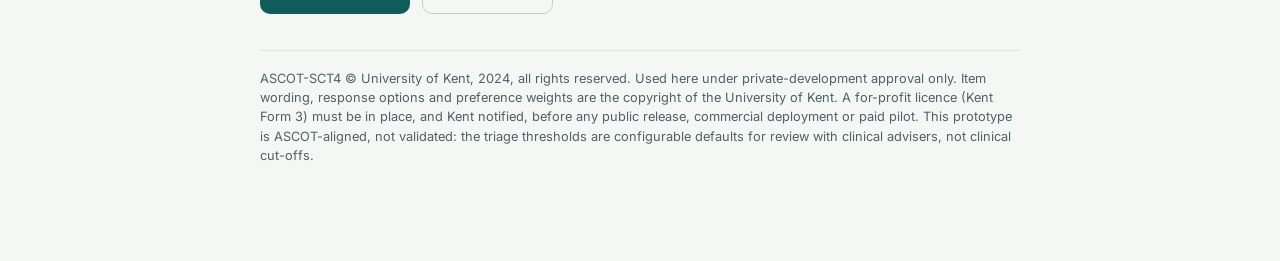
<file: ascot-screening-tool-prototype.html>
<!DOCTYPE html>
<html lang="en-GB">
<head>
<meta charset="UTF-8">
<meta name="viewport" content="width=device-width, initial-scale=1.0">
<title>ASCOT-aligned Screening Tool (prototype)</title>
<link rel="preconnect" href="https://fonts.googleapis.com">
<link rel="preconnect" href="https://fonts.gstatic.com" crossorigin>
<link href="https://fonts.googleapis.com/css2?family=Libre+Franklin:wght@400;500;600;700&family=Inter:wght@400;500;600&display=swap" rel="stylesheet">
<style>
  :root{
    --ink:#182a30;
    --muted:#4f6169;
    --bg:#f5f7f5;
    --surface:#ffffff;
    --line:#dde3e0;
    --line-strong:#c6cfca;
    --primary:#0f5c5b;
    --primary-tint:#e6f0ef;
    --focus:#0f5c5b;
    --ideal:#1f7a5a;
    --noneeds:#5b9b86;
    --some:#bd7a1c;
    --high:#b23a2c;
    --radius:14px;
    --maxw:760px;
    --sans:'Inter',system-ui,-apple-system,Segoe UI,Roboto,sans-serif;
    --display:'Libre Franklin',var(--sans);
  }
  *{box-sizing:border-box}
  html{-webkit-text-size-adjust:100%}
  body{
    margin:0;background:var(--bg);color:var(--ink);
    font-family:var(--sans);font-size:18px;line-height:1.55;
    padding:32px 20px 96px;
  }
  .wrap{max-width:var(--maxw);margin:0 auto}
  header.top{margin-bottom:28px}
  .eyebrow{
    font-family:var(--display);font-weight:600;font-size:.72rem;
    letter-spacing:.14em;text-transform:uppercase;color:var(--primary);
    margin:0 0 10px;
  }
  h1{
    font-family:var(--display);font-weight:700;font-size:2rem;line-height:1.12;
    margin:0 0 12px;letter-spacing:-.01em;
  }
  .lede{color:var(--muted);margin:0;max-width:56ch}
  .badge{
    display:inline-block;margin-top:16px;padding:6px 12px;border:1px solid var(--line-strong);
    border-radius:999px;font-size:.78rem;color:var(--muted);background:var(--surface);
  }
  .notice-bar{
    background:#fdf6ec;border:1px solid #e8d6b8;border-left:4px solid var(--some);
    color:#6b5220;border-radius:10px;padding:10px 14px;margin:0 0 22px;
    font-size:.82rem;line-height:1.45;
  }
  .notice-bar strong{color:#5a4218}
  .card{
    background:var(--surface);border:1px solid var(--line);border-radius:var(--radius);
    padding:24px;margin:18px 0;
  }
  .qhead{margin:0 0 10px}
  .qnum{
    font-family:var(--display);font-weight:600;font-size:.72rem;letter-spacing:.12em;
    text-transform:uppercase;color:var(--primary);display:block;margin:0 0 8px;
  }
  .qtext{font-family:var(--display);font-weight:600;font-size:1.18rem;line-height:1.3;margin:0 0 4px}
  .qhint{color:var(--muted);font-size:.92rem;margin:0 0 16px}
  .qnote{
    display:inline-block;margin:0 0 14px;font-size:.78rem;color:var(--muted);
    background:var(--bg);border:1px solid var(--line);border-radius:6px;padding:3px 8px;
  }
  .opt{
    display:flex;align-items:flex-start;gap:14px;padding:14px 16px;margin:8px 0;
    border:1.5px solid var(--line);border-radius:10px;cursor:pointer;
    transition:border-color .12s,background .12s;
  }
  .opt:hover{border-color:var(--line-strong);background:#fbfcfb}
  .opt input{
    appearance:none;-webkit-appearance:none;margin:2px 0 0;flex:0 0 auto;
    width:22px;height:22px;border:2px solid var(--line-strong);border-radius:50%;cursor:pointer;
  }
  .opt input:checked{border-color:var(--primary);background:radial-gradient(circle at center,var(--primary) 0 46%,transparent 48%)}
  .opt:has(input:checked){border-color:var(--primary);background:var(--primary-tint)}
  .opt input:focus-visible{outline:3px solid var(--focus);outline-offset:2px}
  .opt span{font-size:1rem;line-height:1.4}
  .safeguard{border-top:1px solid var(--line);margin-top:8px;padding-top:18px}
  .safeguard label{display:flex;align-items:flex-start;gap:12px;cursor:pointer}
  .safeguard input{width:22px;height:22px;margin-top:2px;accent-color:var(--high);flex:0 0 auto}
  .actions{display:flex;gap:12px;flex-wrap:wrap;margin-top:8px}
  button{
    font-family:var(--display);font-weight:600;font-size:1rem;cursor:pointer;
    border-radius:10px;padding:14px 22px;border:1.5px solid transparent;
  }
  .primary-btn{background:var(--primary);color:#fff}
  .primary-btn:hover{background:#0c4b4a}
  .ghost-btn{background:transparent;color:var(--primary);border-color:var(--line-strong)}
  .ghost-btn:hover{border-color:var(--primary)}
  button:focus-visible{outline:3px solid var(--focus);outline-offset:2px}
  .err{color:var(--high);font-weight:500;font-size:.92rem;margin:12px 0 0;display:none}
  .err.show{display:block}

  /* results */
  #results{display:none}
  #results.show{display:block}
  .steer{border-left:6px solid var(--primary);padding:20px 22px}
  .steer.urgent{border-left-color:var(--high);background:#fbf1ef}
  .steer.statutory{border-left-color:var(--some)}
  .steer.assistiv{border-left-color:var(--ideal)}
  .steer.rescreen{border-left-color:var(--noneeds)}
  .steer h2{font-family:var(--display);font-size:1.3rem;margin:0 0 6px}
  .steer p{margin:0;color:var(--muted)}
  .steer .reason{margin-top:12px;color:var(--ink);font-size:.95rem}

  .score-head{display:flex;align-items:baseline;justify-content:space-between;gap:16px;flex-wrap:wrap}
  .score-num{font-family:var(--display);font-weight:700;font-size:2.6rem;font-variant-numeric:tabular-nums;line-height:1}
  .score-label{color:var(--muted);font-size:.9rem}
  .scale{position:relative;height:12px;border-radius:999px;margin:22px 0 8px;
    background:linear-gradient(90deg,#e6c9c4 0%,#eadfc6 42%,#cfe2d6 100%);border:1px solid var(--line)}
  .scale .mark{position:absolute;top:-6px;width:4px;height:24px;background:var(--ink);border-radius:2px;transform:translateX(-50%)}
  .scale-ends{display:flex;justify-content:space-between;color:var(--muted);font-size:.78rem}

  .domains{margin-top:6px}
  .drow{display:flex;align-items:center;justify-content:space-between;gap:12px;
    padding:12px 0;border-bottom:1px solid var(--line)}
  .drow:last-child{border-bottom:0}
  .dname{font-weight:500}
  .dname small{display:block;color:var(--muted);font-weight:400;font-size:.82rem}
  .chip{font-family:var(--display);font-weight:600;font-size:.8rem;padding:5px 12px;border-radius:999px;white-space:nowrap;color:#fff}
  .chip.i0{background:var(--ideal)}
  .chip.i1{background:var(--noneeds)}
  .chip.i2{background:var(--some)}
  .chip.i3{background:var(--high)}
  .flag-tag{font-size:.72rem;color:var(--high);font-weight:600;margin-left:8px}

  details{margin-top:8px}
  summary{cursor:pointer;font-family:var(--display);font-weight:600;color:var(--primary);font-size:.92rem}
  details p,details li{color:var(--muted);font-size:.9rem}
  code{font-family:ui-monospace,Menlo,Consolas,monospace;background:var(--bg);padding:1px 5px;border-radius:4px;font-size:.85em}

  footer.legal{margin-top:36px;color:var(--muted);font-size:.8rem;line-height:1.5;border-top:1px solid var(--line);padding-top:18px}
  .h2sec{font-family:var(--display);font-weight:600;font-size:.72rem;letter-spacing:.12em;text-transform:uppercase;color:var(--primary);margin:0 0 4px}

  /* AI setup */
  .ai-setup{background:var(--primary-tint);border:1px solid #cfe0df}
  .ai-setup summary{color:var(--primary)}
  .ai-setup .ai-intro{margin:12px 0 0;color:var(--muted);font-size:.9rem;line-height:1.5}
  .ai-row{display:flex;gap:10px;flex-wrap:wrap;align-items:center;margin-top:14px}
  .key-input{flex:1 1 260px;min-width:0;padding:12px 14px;border:1.5px solid var(--line-strong);border-radius:10px;font-size:.95rem;font-family:var(--sans)}
  .key-input:focus-visible{outline:3px solid var(--focus);outline-offset:2px}
  .ai-status{font-size:.85rem;color:var(--muted);margin:10px 0 0}
  .ai-status.on{color:var(--ideal);font-weight:600}

  /* free-text detail */
  .detail{margin-top:18px;border-top:1px solid var(--line);padding-top:16px}
  .detail label{display:block;font-size:.95rem;font-weight:500;margin-bottom:8px}
  .detail label .sub{color:var(--muted);font-weight:400;font-size:.85rem}
  .detail textarea{width:100%;min-height:78px;resize:vertical;padding:12px 14px;border:1.5px solid var(--line);border-radius:10px;font-family:var(--sans);font-size:.98rem;line-height:1.5;color:var(--ink)}
  .detail textarea:focus-visible{outline:3px solid var(--focus);outline-offset:2px}
  .detail-actions{display:flex;gap:12px;align-items:center;margin-top:10px;flex-wrap:wrap}
  .reflect-btn{font-family:var(--display);font-weight:600;font-size:.9rem;padding:9px 16px;border-radius:9px;background:var(--surface);color:var(--primary);border:1.5px solid var(--line-strong);cursor:pointer}
  .reflect-btn:hover:not(:disabled){border-color:var(--primary)}
  .reflect-btn:disabled{opacity:.45;cursor:default}
  .spinner{font-size:.85rem;color:var(--muted)}
  .mic-btn{display:inline-flex;align-items:center;gap:7px;font-family:var(--display);font-weight:600;font-size:.9rem;padding:9px 14px;border-radius:9px;background:var(--surface);color:var(--primary);border:1.5px solid var(--line-strong);cursor:pointer}
  .mic-btn:hover{border-color:var(--primary)}
  .mic-btn.on{background:var(--high);color:#fff;border-color:var(--high)}
  .mic-btn.on .mic-ico{animation:micpulse 1s ease-in-out infinite}
  .mic-btn:focus-visible{outline:3px solid var(--focus);outline-offset:2px}
  @keyframes micpulse{0%,100%{opacity:1}50%{opacity:.35}}
  .reflection{margin-top:12px;padding:14px 16px;border-radius:10px;background:var(--primary-tint);border:1px solid #cfe0df;font-size:.96rem;display:none}
  .reflection.show{display:block}
  .reflection .rtitle{font-family:var(--display);font-weight:600;font-size:.72rem;letter-spacing:.1em;text-transform:uppercase;color:var(--primary);margin:0 0 6px}
  .reflection.alert{background:#fbf1ef;border-color:#e8c9c4}
  .reflection.alert .rtitle{color:var(--high)}
  .prac-flag{margin:10px 0 0;font-size:.84rem;color:var(--muted);line-height:1.5}
  .prac-flag strong{color:var(--high)}

  /* qualitative results */
  .qual .qrow{padding:14px 0;border-bottom:1px solid var(--line)}
  .qual .qrow:last-child{border-bottom:0}
  .qrow .qd{font-weight:600}
  .qrow .qtext-r{color:var(--muted);font-size:.92rem;margin:5px 0 0}
  .qrow .qnote-r{font-size:.86rem;margin:7px 0 0}
  .qrow .qnote-r.min{color:var(--some);font-weight:500}
  .qrow .qnote-r.safe{color:var(--high);font-weight:600}

  /* two-view results */
  .view-toggle{display:flex;gap:6px;background:var(--surface);border:1px solid var(--line);border-radius:12px;padding:5px;margin:0 0 18px}
  .vt{flex:1;font-family:var(--display);font-weight:600;font-size:.92rem;padding:11px 12px;border-radius:8px;border:0;background:transparent;color:var(--muted);cursor:pointer}
  .vt.on{background:var(--primary);color:#fff}
  .vt:focus-visible{outline:3px solid var(--focus);outline-offset:2px}
  .person-intro h2{font-family:var(--display);font-weight:700;font-size:1.5rem;margin:0 0 8px}
  .person-intro p{margin:0;color:var(--muted)}
  .band-eyebrow{font-family:var(--display);font-weight:700;font-size:.72rem;letter-spacing:.12em;text-transform:uppercase;margin:0 0 8px;color:var(--primary)}
  .steer.urgent .band-eyebrow{color:var(--high)}
  .steer.statutory .band-eyebrow{color:var(--some)}
  .steer.assistiv .band-eyebrow{color:var(--ideal)}
  .steer.rescreen .band-eyebrow{color:var(--noneeds)}
  .action-line{margin:12px 0 0;font-weight:600;color:var(--ink);font-size:.98rem}
  .p-area{padding:16px 0;border-bottom:1px solid var(--line)}
  .p-area:last-child{border-bottom:0}
  .p-area .pa-name{font-family:var(--display);font-weight:600;margin:0 0 6px}
  .p-area .pa-reflect{margin:0 0 8px}
  .p-area .pa-sign{margin:0;color:var(--muted);font-size:.92rem}
  .offer-actions{display:flex;gap:12px;flex-wrap:wrap}
  .offer-ack{margin:14px 0 0;color:var(--ideal);font-weight:500}

  @media (max-width:560px){
    body{font-size:17px;padding:24px 16px 80px}
    h1{font-size:1.7rem}
    .score-num{font-size:2.2rem}
  }
  @media (prefers-reduced-motion:reduce){*{transition:none!important;animation:none!important}}
</style>
</head>
<body>
<div class="wrap">

  <div class="notice-bar" role="note">
    <strong>Private prototype.</strong> Not for distribution or public release. ASCOT-SCT4 &copy; University of Kent, 2024, used under private-development approval. A Kent for-profit licence is required before any public or commercial use.
  </div>

  <header class="top">
    <p class="eyebrow">Assistiv &middot; ASCOT-aligned screening</p>
    <h1>How is life going right now?</h1>
    <p class="lede">Nine short questions about different parts of everyday life. There are no right or wrong answers. Pick the statement that fits best. You will see the result at the end, and you decide what happens next.</p>
    <span class="badge">Private development prototype &middot; not for public release</span>
  </header>

  <details class="card ai-setup" id="ai-setup" open>
    <summary>AI reflections (optional)</summary>
    <p class="ai-intro">Add your Anthropic API key to turn on AI reflections. The tick-box answers and the ASCOT score do not change. The AI only reads the extra detail a person chooses to write in their own words: it offers a gentle reflection back to them, and flags for the practitioner where the words suggest more difficulty than the option selected. The key is held in memory for this session only. For anything beyond your own private testing, move the key to a Cloudflare Worker proxy so it is never in the browser.</p>
    <div class="ai-row">
      <input class="key-input" type="password" id="apiKeyInput" placeholder="sk-ant-api03-..." autocomplete="off" spellcheck="false">
      <button type="button" class="reflect-btn" id="ai-enable">Turn on AI</button>
    </div>
    <p class="ai-status" id="ai-status">AI is off. The screening works without it. Free-text boxes still save what is written.</p>
  </details>

  <form id="screen" novalidate>
    <div id="questions"></div>

    <div class="card safeguard">
      <label>
        <input type="checkbox" id="safeguard-flag">
        <span><strong>Practitioner use only:</strong> tick if you have a safeguarding or immediate-risk concern from this conversation, regardless of the answers above. This routes straight to a person.</span>
      </label>
    </div>

    <p class="err" id="err">Please answer every question except the one marked not scored, so the result can be calculated.</p>
    <div class="actions">
      <button type="submit" class="primary-btn">See the result</button>
      <button type="button" class="ghost-btn" id="reset-btn">Start again</button>
    </div>
  </form>

  <section id="results" aria-live="polite">

    <div class="view-toggle" role="tablist" aria-label="Choose view">
      <button type="button" class="vt on" id="tab-person" role="tab" aria-selected="true">For the person</button>
      <button type="button" class="vt" id="tab-prac" role="tab" aria-selected="false">For the practitioner</button>
    </div>

    <!-- PERSON VIEW: soft, no score, no clinical labels -->
    <div id="view-person" role="tabpanel">
      <div class="card person-intro">
        <h2 id="p-title">Thank you for taking the time</h2>
        <p id="p-lede"></p>
      </div>

      <div class="card" id="p-areas-card" style="display:none">
        <p class="h2sec">Things you mentioned</p>
        <div id="p-areas"></div>
      </div>

      <div class="card" id="p-offer-card">
        <p class="h2sec">If you would like</p>
        <p id="p-offer-text" style="margin:0 0 14px;color:var(--muted)"></p>
        <div class="offer-actions">
          <button type="button" class="primary-btn" id="p-yes">I would like to explore support</button>
          <button type="button" class="ghost-btn" id="p-no">Not right now</button>
        </div>
        <p class="offer-ack" id="p-ack" style="display:none"></p>
      </div>
    </div>

    <!-- PRACTITIONER VIEW: analysis and action -->
    <div id="view-prac" role="tabpanel" style="display:none">
      <div class="card steer" id="steer-card">
        <p class="band-eyebrow" id="band-eyebrow"></p>
        <h2 id="steer-title"></h2>
        <p id="steer-body"></p>
        <p class="reason" id="steer-reason"></p>
        <p class="action-line" id="action-line"></p>
      </div>

      <div class="card">
        <div class="score-head">
          <div>
            <p class="h2sec">Current SCRQoL score</p>
            <div class="score-num" id="score-num"></div>
          </div>
          <div class="score-label" id="score-word"></div>
        </div>
        <div class="scale"><div class="mark" id="score-mark"></div></div>
        <div class="scale-ends"><span>Lower quality of life</span><span>Ideal (1.00)</span></div>
        <details>
          <summary>How this is scored, and how the band is set</summary>
          <p>Each of the eight scored domains carries a preference weight for the answer chosen. The weights are summed and converted with the ASCOT-SCT4 formula <code>SCRQoL = 0.203 &times; weighted score &minus; 0.466</code>, anchored to the ideal state at 1.00. The dignity filter question is asked but not scored. The action band is separate from this score: it reads the worst domain state and the spread, not the composite, so a single high-level need is not masked by a good average. Band logic is Assistiv operational triage over ASCOT-native states, configurable and for validation with clinical advisers, not a clinical cut-off.</p>
        </details>
      </div>

      <div class="card">
        <p class="h2sec">Domain by domain</p>
        <div class="domains" id="domains"></div>
      </div>

      <div class="card" id="qual-card" style="display:none">
        <p class="h2sec">In their own words</p>
        <p style="margin:0 0 8px;color:var(--muted);font-size:.85rem">Free-text detail and any AI notes. These add context and flags for the practitioner. They do not change the ASCOT score.</p>
        <div class="qual" id="qual"></div>
      </div>

      <div class="card">
        <p class="h2sec">What happens next</p>
        <p id="handoff" style="margin:0;color:var(--muted)"></p>
      </div>
    </div>

    <div class="actions">
      <button type="button" class="primary-btn" id="again-btn">Screen another person</button>
    </div>
  </section>

  <footer class="legal">
    ASCOT-SCT4 &copy; University of Kent, 2024, all rights reserved. Used here under private-development approval only. Item wording, response options and preference weights are the copyright of the University of Kent. A for-profit licence (Kent Form 3) must be in place, and Kent notified, before any public release, commercial deployment or paid pilot. This prototype is ASCOT-aligned, not validated: the triage thresholds are configurable defaults for review with clinical advisers, not clinical cut-offs.
  </footer>

</div>

<script>
// ---- ASCOT-SCT4 items, response options and preference weights ----
// Option order is always best (Ideal) first to High-level needs last.
// State index: 0 Ideal, 1 No needs, 2 Some needs, 3 High-level needs.
const STATE = ['Ideal','No needs','Some needs','High-level needs'];

const QUESTIONS = [
  { key:'control', domain:'Control over daily life', scored:true,
    text:'Which of the following statements best describes how much control you have over your daily life?',
    hint:'By control over daily life we mean having the choice to do things, or have things done for you, as you like and when you want.',
    weights:[1.000,0.919,0.541,0.000],
    options:[
      'I have as much control over my daily life as I want',
      'I have adequate control over my daily life',
      'I have some control over my daily life, but not enough',
      'I have no control over my daily life'] },

  { key:'personal_care', domain:'Personal cleanliness and comfort', scored:true,
    text:'Thinking about keeping clean and presentable in appearance, which of the following statements best describes your situation?',
    weights:[0.911,0.789,0.265,0.195],
    options:[
      'I feel clean and am able to present myself the way I like',
      'I feel adequately clean and presentable',
      'I feel less than adequately clean or presentable',
      'I don\u2019t feel at all clean or presentable'] },

  { key:'food', domain:'Food and drink', scored:true,
    text:'Thinking about the food and drink you get, which of the following statements best describes your situation?',
    weights:[0.879,0.775,0.294,0.184],
    options:[
      'I get all the food and drink I like when I want',
      'I get adequate food and drink at OK times',
      'I don\u2019t always get adequate or timely food and drink',
      'I don\u2019t always get adequate or timely food and drink, and I think there is a risk to my health'] },

  { key:'safety', domain:'Personal safety', scored:true,
    text:'Which of the following statements best describes how safe you feel?',
    hint:'By feeling safe we mean how safe you feel both inside and outside the home. This includes fear of abuse, falling or other physical harm.',
    weights:[0.880,0.452,0.298,0.114],
    options:[
      'I feel as safe as I want',
      'Generally I feel adequately safe, but not as safe as I would like',
      'I feel less than adequately safe',
      'I don\u2019t feel at all safe'] },

  { key:'social', domain:'Social participation and involvement', scored:true,
    text:'Thinking about how much contact you have with people you like, which of the following statements best describes your social situation?',
    weights:[0.873,0.748,0.497,0.241],
    options:[
      'I have as much social contact as I want with people I like',
      'I have adequate social contact with people',
      'I have some social contact with people, but not enough',
      'I have little social contact with people and feel socially isolated'] },

  { key:'occupation', domain:'Occupation', scored:true,
    text:'Which of the following statements best describes how you spend your time?',
    hint:'Please include anything you value or enjoy: leisure activities, formal employment, voluntary or unpaid work, and caring for others.',
    weights:[0.962,0.927,0.567,0.170],
    options:[
      'I\u2019m able to spend my time as I want, doing things I value or enjoy',
      'I\u2019m able to do enough of the things I value or enjoy with my time',
      'I do some of the things I value or enjoy with my time, but not enough',
      'I don\u2019t do anything I value or enjoy with my time'] },

  { key:'accommodation', domain:'Accommodation cleanliness and comfort', scored:true,
    text:'Which of the following statements best describes how clean and comfortable your home is?',
    weights:[0.863,0.780,0.374,0.288],
    options:[
      'My home is as clean and comfortable as I want',
      'My home is adequately clean and comfortable',
      'My home is not quite clean or comfortable enough',
      'My home is not at all clean or comfortable'] },

  { key:'dignity_filter', domain:'Dignity (filter)', scored:false,
    text:'Which of these statements best describes how having help to do things makes you think and feel about yourself?',
    note:'Asked but not scored, as per the ASCOT guidance.',
    options:[
      'Having help makes me think and feel better about myself',
      'Having help does not affect the way I think or feel about myself',
      'Having help sometimes undermines the way I think and feel about myself',
      'Having help completely undermines the way I think and feel about myself'] },

  { key:'dignity', domain:'Dignity', scored:true,
    text:'Which of these statements best describes how the way you are helped and treated makes you think and feel about yourself?',
    weights:[0.847,0.637,0.295,0.263],
    options:[
      'The way I\u2019m helped and treated makes me think and feel better about myself',
      'The way I\u2019m helped and treated does not affect the way I think or feel about myself',
      'The way I\u2019m helped and treated sometimes undermines the way I think and feel about myself',
      'The way I\u2019m helped and treated completely undermines the way I think and feel about myself'] }
];

// ---- Banding (configurable defaults, not clinical cut-offs) ----
// Band reads the worst domain state and the spread, not the composite score.
//   all Ideal/No needs        -> no action, general signposting
//   any Some needs, no High   -> candidate for Assistiv / support services
//   any High-level need       -> routing into services indicated
//   safety High, or safeguard -> route to a person now (override)
// Calibration point for Ann: whether a single high-level need in any domain
// should always route to services, or only in certain domains.
const FLAG_FROM = 2;   // Some needs and worse counts as a flag
const HIGH = 3;        // High-level needs index

// Plain, non-clinical names for the person-facing view.
const PERSON_NAME = {
  control:'having a say in your day',
  personal_care:'keeping clean and comfortable',
  food:'food and drink',
  safety:'feeling safe',
  social:'seeing people',
  occupation:'spending your time',
  accommodation:'your home',
  dignity:'how you are treated'
};

// Category-level signposting. EDITABLE DEFAULTS: localise to Kent using the
// Community Outreach Map and district data rather than these generic pointers.
const SIGNPOST = {
  control:'An advocate, or a care needs assessment through the council, can help you keep more say over your day. Age UK offers free advice.',
  personal_care:'A GP or an occupational therapist can help with keeping clean and comfortable, and homecare support may help too.',
  food:'Local lunch clubs, meal delivery, and dietitian advice through a GP can all help with food and drink. Age UK can point you to what is nearby.',
  safety:'A GP can arrange a falls check, and the fire service offers free home safety visits. If you ever feel at risk from someone, adult social care can help.',
  social:'Local community groups and befriending services can help with staying connected. Age UK runs befriending schemes.',
  occupation:'Community activities, day services and volunteering can help fill the day in ways you enjoy. Libraries and community centres often have listings.',
  accommodation:'Home improvement agencies, handyperson schemes and warm-home energy support can help your home feel comfortable. The council can advise.',
  dignity:'If the way you are helped affects how you feel about yourself, an advocate can support you, and you can raise concerns about the quality of care.'
};

// ---- Build the form ----
const qWrap = document.getElementById('questions');
let visIndex = 0;
QUESTIONS.forEach((q)=>{
  visIndex++;
  const group = document.createElement('div');
  group.className = 'card qgroup';
  group.setAttribute('role','radiogroup');
  const labelId = 'lbl_'+q.key;
  group.setAttribute('aria-labelledby', labelId);

  const head = document.createElement('div');
  head.className = 'qhead';
  head.innerHTML =
    '<p class="qnum">Question '+visIndex+(q.scored?'':' &middot; not scored')+'</p>'+
    '<p class="qtext" id="'+labelId+'">'+q.text+'</p>'+
    (q.hint?'<p class="qhint">'+q.hint+'</p>':'')+
    (q.note?'<span class="qnote">'+q.note+'</span>':'');
  group.appendChild(head);

  q.options.forEach((opt, oi)=>{
    const id = q.key+'_'+oi;
    const lab = document.createElement('label');
    lab.className = 'opt';
    lab.setAttribute('for', id);
    lab.innerHTML =
      '<input type="radio" id="'+id+'" name="'+q.key+'" value="'+oi+'">'+
      '<span>'+opt+'</span>';
    group.appendChild(lab);
  });

  const detail = document.createElement('div');
  detail.className = 'detail';
  detail.innerHTML =
    '<label for="detail_'+q.key+'">In your own words <span class="sub">(optional). Anything you want to add about your answer.</span></label>'+
    '<textarea id="detail_'+q.key+'" data-key="'+q.key+'" placeholder="You can leave this blank, or add a little more if you like."></textarea>'+
    '<div class="detail-actions">'+
      '<button type="button" class="mic-btn" data-mic="'+q.key+'" aria-pressed="false" aria-label="Speak your answer"><svg class="mic-ico" viewBox="0 0 24 24" width="16" height="16" fill="currentColor" aria-hidden="true"><path d="M12 15a3 3 0 0 0 3-3V6a3 3 0 0 0-6 0v6a3 3 0 0 0 3 3z"></path><path d="M17 11a1 1 0 0 0-2 0 3 3 0 0 1-6 0 1 1 0 0 0-2 0 5 5 0 0 0 4 4.9V19H8a1 1 0 0 0 0 2h8a1 1 0 0 0 0-2h-3v-3.1A5 5 0 0 0 17 11z"></path></svg><span class="mic-label">Speak</span></button>'+
      '<button type="button" class="reflect-btn" data-reflect="'+q.key+'" disabled>Reflect on this</button>'+
      '<span class="spinner" data-spin="'+q.key+'"></span>'+
    '</div>'+
    '<div class="reflection" id="refl_'+q.key+'"></div>';
  group.appendChild(detail);

  qWrap.appendChild(group);
});

// ---- AI free-text layer (optional, does not affect the ASCOT score) ----
let AI_KEY = '';
// Model: current Sonnet. Change here if you prefer another model your account can access.
const AI_MODEL = 'claude-sonnet-5';
const detailAI = {}; // q.key -> { reflection, practitioner_note, possible_minimisation, safeguarding_concern }

const aiStatus = document.getElementById('ai-status');
const enableBtn = document.getElementById('ai-enable');
const keyInput = document.getElementById('apiKeyInput');

function enableAI(){
  const v = keyInput.value.trim();
  if(!v){ aiStatus.textContent = 'Please paste an Anthropic API key first.'; aiStatus.classList.remove('on'); return; }
  if(!v.startsWith('sk-ant-')){ aiStatus.textContent = 'That does not look like an Anthropic key. It should start with sk-ant-.'; aiStatus.classList.remove('on'); return; }
  AI_KEY = v;
  aiStatus.textContent = 'AI is on for this session. Reflections appear when you add detail and press Reflect.';
  aiStatus.classList.add('on');
  enableBtn.textContent = 'AI on';
  updateReflectButtons();
}
enableBtn.addEventListener('click', enableAI);
keyInput.addEventListener('keydown', (e)=>{ if(e.key==='Enter'){ e.preventDefault(); enableAI(); } });

function updateReflectButtons(){
  document.querySelectorAll('[data-reflect]').forEach(btn=>{
    const key = btn.getAttribute('data-reflect');
    const ta = document.getElementById('detail_'+key);
    const hasText = ta && ta.value.trim().length>0;
    btn.disabled = !(hasText && AI_KEY);
    btn.title = !AI_KEY ? 'Turn on AI above to use this' : (hasText ? '' : 'Write something first');
  });
}

qWrap.addEventListener('input', (e)=>{
  if(e.target.matches('textarea[data-key]')) updateReflectButtons();
});
qWrap.addEventListener('click', (e)=>{
  const btn = e.target.closest('[data-reflect]');
  if(btn) reflect(btn.getAttribute('data-reflect'));
});

async function reflect(key){
  const q = QUESTIONS.find(x=>x.key===key);
  const ta = document.getElementById('detail_'+key);
  const text = ta.value.trim();
  if(!text || !AI_KEY) return;
  const spin = document.querySelector('[data-spin="'+key+'"]');
  const box = document.getElementById('refl_'+key);
  spin.textContent = 'Reading your answer\u2026';
  try{
    const sel = document.querySelector('input[name="'+key+'"]:checked');
    const selText = sel ? q.options[parseInt(sel.value,10)] : 'no option selected yet';
    const ai = await callAI(q, selText, text);
    detailAI[key] = ai;
    renderReflection(key, ai);
  }catch(err){
    box.className = 'reflection show';
    box.innerHTML = '<p class="rtitle">Reflection unavailable</p><p style="margin:0">The AI could not be reached just now. Your words are still saved. ('+escapeHtml(err.message||'error')+')</p>';
  }finally{
    spin.textContent = '';
  }
}

function renderReflection(key, ai){
  const box = document.getElementById('refl_'+key);
  const alert = !!ai.safeguarding_concern;
  box.className = 'reflection show' + (alert ? ' alert' : '');
  let html = '<p class="rtitle">'+(alert ? 'A note of care' : 'Thank you for sharing that')+'</p>';
  html += '<p style="margin:0">'+escapeHtml(ai.reflection||'')+'</p>';
  const flags = [];
  if(ai.possible_minimisation) flags.push('Practitioner note: the words may suggest more difficulty than the option chosen.');
  if(ai.safeguarding_concern) flags.push('<strong>Practitioner note: possible safeguarding or risk signal. Review directly.</strong>');
  if(flags.length) html += '<p class="prac-flag">'+flags.join('<br>')+'</p>';
  box.innerHTML = html;
}

async function callAI(q, selectedText, personText){
  const system =
    'You are the qualitative intelligence layer of an ASCOT-aligned screening tool for older adults in Kent, UK, the group between full independence and formal care. You work on Motivational Interviewing principles: warm, non-judgemental, never alarming.\n\n'+
    'DO NOT score or re-score anything. The ASCOT tick-box answer is authoritative and must not be second-guessed as a number. Your only job is to read the extra free text a person writes and return three things.\n\n'+
    'This group commonly understates difficulty: to avoid worrying family, from fear of losing independence, from stoicism, or not wanting to make a fuss. Watch for minimisation such as "I manage", "not too bad", "only sometimes", difficulty described in a dismissive tone, or detail that contradicts a reassuring option choice.\n\n'+
    'If the free text contains any sign of abuse, neglect, self-harm or immediate risk, set safeguarding_concern true, keep the reflection gentle and non-probing, and do not give advice or instructions.\n\n'+
    'DOMAIN BEING DISCUSSED: '+q.domain+'\n\n'+
    'Return ONLY a JSON object, no preamble and no markdown fences, with these keys: '+
    '"reflection" (one or two warm sentences in British English spoken directly to the person, acknowledging what they said, no advice, no diagnosis), '+
    '"practitioner_note" (one short sentence for the practitioner, or an empty string), '+
    '"possible_minimisation" (boolean: does the free text suggest more difficulty than the option chosen?), '+
    '"safeguarding_concern" (boolean).';
  const user =
    'Question: "'+q.text+'"\n'+
    'Option the person selected: "'+selectedText+'"\n'+
    'What the person added in their own words: "'+personText+'"';
  const resp = await fetch('https://api.anthropic.com/v1/messages', {
    method:'POST',
    headers:{
      'Content-Type':'application/json',
      'x-api-key':AI_KEY,
      'anthropic-version':'2023-06-01',
      'anthropic-dangerous-direct-browser-access':'true'
    },
    body: JSON.stringify({
      model: AI_MODEL,
      max_tokens: 600,
      system: system,
      messages:[{ role:'user', content:user }]
    })
  });
  const data = await resp.json();
  if(data.error) throw new Error(data.error.message);
  const raw = data.content[0].text;
  const cleaned = raw.replace(/```json\n?/g,'').replace(/```\n?/g,'').trim();
  return JSON.parse(cleaned);
}

function escapeHtml(str){
  return String(str).replace(/[&<>"']/g, c=>({'&':'&amp;','<':'&lt;','>':'&gt;','"':'&quot;',"'":'&#39;'}[c]));
}

updateReflectButtons();

// ---- Voice input for the free-text boxes ----
const SR = window.SpeechRecognition || window.webkitSpeechRecognition;
let activeRec = null, activeKey = null;

if(!SR){
  document.querySelectorAll('.mic-btn').forEach(b=>{ b.style.display='none'; });
} else {
  qWrap.addEventListener('click',(e)=>{
    const btn = e.target.closest('[data-mic]');
    if(btn) toggleMic(btn.getAttribute('data-mic'));
  });
}

function setMicState(key, on){
  const btn = document.querySelector('[data-mic="'+key+'"]');
  if(!btn) return;
  btn.classList.toggle('on', on);
  btn.setAttribute('aria-pressed', on?'true':'false');
  const lab = btn.querySelector('.mic-label');
  if(lab) lab.textContent = on ? 'Listening\u2026' : 'Speak';
}

function stopMic(){ if(activeRec){ try{ activeRec.stop(); }catch(e){} } }

function toggleMic(key){
  if(activeKey===key && activeRec){ stopMic(); return; }
  if(activeRec){ stopMic(); }
  startMic(key);
}

function startMic(key){
  const ta = document.getElementById('detail_'+key);
  const spin = document.querySelector('[data-spin="'+key+'"]');
  const rec = new SR();
  rec.lang = 'en-GB';
  rec.continuous = true;
  rec.interimResults = false;
  activeRec = rec; activeKey = key;
  setMicState(key, true);
  if(spin) spin.textContent = '';
  rec.onresult = (e)=>{
    let finalT = '';
    for(let i=e.resultIndex;i<e.results.length;i++){
      if(e.results[i].isFinal) finalT += e.results[i][0].transcript;
    }
    finalT = finalT.trim();
    if(finalT){
      ta.value = (ta.value.trim() ? ta.value.trim()+' ' : '') + finalT;
      updateReflectButtons();
    }
  };
  rec.onerror = (e)=>{
    let msg = 'Voice input stopped.';
    if(e.error==='not-allowed' || e.error==='service-not-allowed') msg = 'Microphone blocked. Allow mic access in the browser to use voice.';
    else if(e.error==='no-speech') msg = 'Did not catch that. Try again.';
    else if(e.error==='audio-capture') msg = 'No microphone found.';
    if(spin) spin.textContent = msg;
  };
  rec.onend = ()=>{
    setMicState(key, false);
    if(activeKey===key){ activeRec=null; activeKey=null; }
  };
  try{ rec.start(); }
  catch(err){ setMicState(key,false); if(spin) spin.textContent = 'Could not start voice input.'; }
}

// ---- Scoring ----
function scrqol(indices){
  let sum = 0;
  QUESTIONS.forEach(q=>{
    if(q.scored) sum += q.weights[indices[q.key]];
  });
  return Math.round((0.203*sum - 0.466)*100)/100;
}
function scoreWord(s){
  if(s>=0.85) return 'At or near the ideal state';
  if(s>=0.60) return 'Broadly good quality of life';
  if(s>=0.35) return 'Some quality-of-life impact';
  return 'Marked quality-of-life impact';
}

// ---- Triage / banding ----
function triage(indices, safeguard){
  const scored = QUESTIONS.filter(q=>q.scored);
  const flagged = scored.filter(q=>indices[q.key]>=FLAG_FROM);
  const highs   = scored.filter(q=>indices[q.key]===HIGH);
  const safetyHigh = indices['safety']===HIGH;

  if(safeguard || safetyHigh){
    return { key:'urgent', band:'Route to a person now',
      title:'Route to a person now',
      body:'This needs a person, not a form. Based on '+(safeguard?'the safeguarding concern flagged':'the safety response')+', the steer is to connect this person with someone who can help now, not to suggest monitoring.',
      reason:(safeguard?'Safeguarding concern flagged. ':'')+(safetyHigh?'Personal safety recorded at high-level needs. ':'')+'The tool does not sit between a person and urgent help.',
      action:'Action: warm handoff to a person now.',
      handoff:'Warm handoff to adult social care or the relevant urgent service, with consent. No sensor recommendation is made at this point.' };
  }
  if(highs.length>=1){
    return { key:'statutory', band:'High-level need',
      title:'Routing into services indicated',
      body:'One or more areas show need at a high level, defined in ASCOT as need with health implications if left unmet over time. The steer is a referral to adult social care, with consent.',
      reason:highs.length+' domain(s) at high-level need'+(flagged.length>highs.length?', plus '+(flagged.length-highs.length)+' at some needs':'')+'.',
      action:'Action: route into services, with consent.',
      handoff:'Produce a short, consent-gated summary the person can take to their GP or local authority. It states the flagged areas in plain language and does not present itself as a completed statutory assessment.' };
  }
  if(flagged.length>=1){
    return { key:'assistiv', band:'Some needs',
      title:'Candidate for Assistiv or support services',
      body:'One or a few areas are at some needs, below the level that triggers statutory support. This is the gap Assistiv exists for: light-touch monitoring and support to catch change early.',
      reason:flagged.length+' domain(s) at some needs, none at high-level need.',
      action:'Action: offer Assistiv or local support services.',
      handoff:'Seed the Check-In tool with this result as the baseline, and propose Support Sensors mapped to the flagged domains. The person sees the steer and can decline.' };
  }
  return { key:'rescreen', band:'Ideal / no needs',
    title:'No action required',
    body:'No area shows unmet need at the moment. General information on where to find support is available if the person ever wants it.',
    reason:'All eight scored domains at ideal or no needs.',
    action:'Action: no action needed; offer general signposting.',
    handoff:'Store the result and set a re-screen interval so any future change shows as a trajectory, not a fresh start.' };
}

// ---- Person-facing view ----
function renderPerson(indices, t){
  const lede = {
    urgent:'From what you have shared, it would help to talk to someone soon. You are not on your own with this.',
    statutory:'From what you have shared, some things are harder than they should be. There is support that can help, and it is your choice whether to take it up.',
    assistiv:'From what you have shared, a few things are starting to feel like more of a struggle. There are gentle ways to get a bit of support if you would like.',
    rescreen:'From what you have shared, things are going well right now. That is good to see.'
  };
  document.getElementById('p-lede').textContent = lede[t.key];

  const areasCard = document.getElementById('p-areas-card');
  const areasWrap = document.getElementById('p-areas');
  areasWrap.innerHTML = '';
  const flagged = QUESTIONS.filter(q=>q.scored && indices[q.key]>=FLAG_FROM);
  if(flagged.length){
    flagged.forEach(q=>{
      const div = document.createElement('div');
      div.className = 'p-area';
      div.innerHTML =
        '<p class="pa-name">'+escapeHtml(PERSON_NAME[q.key])+'</p>'+
        '<p class="pa-reflect">You said: \u201c'+escapeHtml(q.options[indices[q.key]])+'\u201d</p>'+
        '<p class="pa-sign">'+escapeHtml(SIGNPOST[q.key])+'</p>';
      areasWrap.appendChild(div);
    });
    areasCard.style.display = 'block';
  } else {
    areasCard.style.display = 'none';
  }

  const offer = {
    urgent:'Would you like us to help you talk to someone now? It is completely your choice.',
    statutory:'Would you like to explore support for any of these? You can also just take this information away and think about it.',
    assistiv:'Would you like to explore a bit of support, or just have the information for now? Either is fine.',
    rescreen:'Everything looks settled. If you ever want to know where to find support for any part of life, we can show you. There is no need to do anything now.'
  };
  document.getElementById('p-offer-text').textContent = offer[t.key];
  const ack = document.getElementById('p-ack');
  ack.style.display = 'none';
  ack.textContent = '';
}

// ---- View toggle ----
const tabPerson = document.getElementById('tab-person');
const tabPrac = document.getElementById('tab-prac');
function showView(which){
  const person = which==='person';
  document.getElementById('view-person').style.display = person?'block':'none';
  document.getElementById('view-prac').style.display = person?'none':'block';
  tabPerson.classList.toggle('on',person); tabPerson.setAttribute('aria-selected',person);
  tabPrac.classList.toggle('on',!person); tabPrac.setAttribute('aria-selected',!person);
}
tabPerson.addEventListener('click',()=>showView('person'));
tabPrac.addEventListener('click',()=>showView('prac'));

document.getElementById('p-yes').addEventListener('click',()=>{
  const ack=document.getElementById('p-ack');
  ack.textContent='Thank you. Someone will go through the options with you. You can change your mind at any time.';
  ack.style.color='var(--ideal)';
  ack.style.display='block';
});
document.getElementById('p-no').addEventListener('click',()=>{
  const ack=document.getElementById('p-ack');
  ack.textContent='That is completely fine. The information is here whenever you want it.';
  ack.style.color='var(--muted)';
  ack.style.display='block';
});

// ---- Submit ----
const form = document.getElementById('screen');
const err = document.getElementById('err');
const results = document.getElementById('results');

form.addEventListener('submit', function(e){
  e.preventDefault();
  const indices = {};
  let missing = false;
  QUESTIONS.forEach(q=>{
    const sel = form.querySelector('input[name="'+q.key+'"]:checked');
    if(sel){ indices[q.key] = parseInt(sel.value,10); }
    else if(q.scored){ missing = true; }
  });
  if(missing){
    err.classList.add('show');
    err.scrollIntoView({behavior:'smooth',block:'center'});
    return;
  }
  err.classList.remove('show');

  const safeguard = document.getElementById('safeguard-flag').checked;
  const aiSafeguard = Object.values(detailAI).some(a=>a && a.safeguarding_concern);
  const s = scrqol(indices);
  const t = triage(indices, safeguard || aiSafeguard);

  // practitioner steer card
  const card = document.getElementById('steer-card');
  card.className = 'card steer '+t.key;
  document.getElementById('band-eyebrow').textContent = t.band;
  document.getElementById('steer-title').textContent = t.title;
  document.getElementById('steer-body').textContent = t.body;
  document.getElementById('steer-reason').textContent = t.reason;
  document.getElementById('action-line').textContent = t.action;
  document.getElementById('handoff').textContent = t.handoff;

  // person-facing view
  renderPerson(indices, t);

  // score
  document.getElementById('score-num').textContent = s.toFixed(2);
  document.getElementById('score-word').textContent = scoreWord(s);
  const pct = Math.max(0,Math.min(100, ((s-(-0.17))/(1.00-(-0.17)))*100 ));
  document.getElementById('score-mark').style.left = pct+'%';

  // domains
  const dWrap = document.getElementById('domains');
  dWrap.innerHTML = '';
  QUESTIONS.filter(q=>q.scored).forEach(q=>{
    const idx = indices[q.key];
    const flagged = idx>=FLAG_FROM;
    const row = document.createElement('div');
    row.className = 'drow';
    row.innerHTML =
      '<div class="dname">'+q.domain+
        (flagged?'<span class="flag-tag">flagged</span>':'')+
        '<small>'+q.options[idx]+'</small></div>'+
      '<span class="chip i'+idx+'">'+STATE[idx]+'</span>';
    dWrap.appendChild(row);
  });

  // qualitative layer (free text + AI notes)
  const qualCard = document.getElementById('qual-card');
  const qualWrap = document.getElementById('qual');
  qualWrap.innerHTML = '';
  let anyQual = false;
  QUESTIONS.forEach(q=>{
    const ta = document.getElementById('detail_'+q.key);
    const txt = ta ? ta.value.trim() : '';
    const ai = detailAI[q.key];
    if(!txt && !ai) return;
    anyQual = true;
    const row = document.createElement('div');
    row.className = 'qrow';
    let html = '<div class="qd">'+q.domain+'</div>';
    if(txt) html += '<p class="qtext-r">\u201c'+escapeHtml(txt)+'\u201d</p>';
    if(ai && ai.possible_minimisation) html += '<p class="qnote-r min">Possible understatement: the words suggest more difficulty than the option chosen.</p>';
    if(ai && ai.safeguarding_concern) html += '<p class="qnote-r safe">Safeguarding or risk signal in the free text. Review directly.</p>';
    if(ai && ai.practitioner_note) html += '<p class="qnote-r">'+escapeHtml(ai.practitioner_note)+'</p>';
    row.innerHTML = html;
    qualWrap.appendChild(row);
  });
  qualCard.style.display = anyQual ? 'block' : 'none';

  showView('person');
  results.classList.add('show');
  results.scrollIntoView({behavior:'smooth',block:'start'});
});

// ---- Reset ----
function resetAll(){
  form.reset();
  Object.keys(detailAI).forEach(k=>delete detailAI[k]);
  document.querySelectorAll('.reflection').forEach(b=>{ b.className='reflection'; b.innerHTML=''; });
  updateReflectButtons();
  err.classList.remove('show');
  results.classList.remove('show');
  window.scrollTo({top:0,behavior:'smooth'});
}
document.getElementById('reset-btn').addEventListener('click', resetAll);
document.getElementById('again-btn').addEventListener('click', resetAll);
</script>
</body>
</html>
</file>
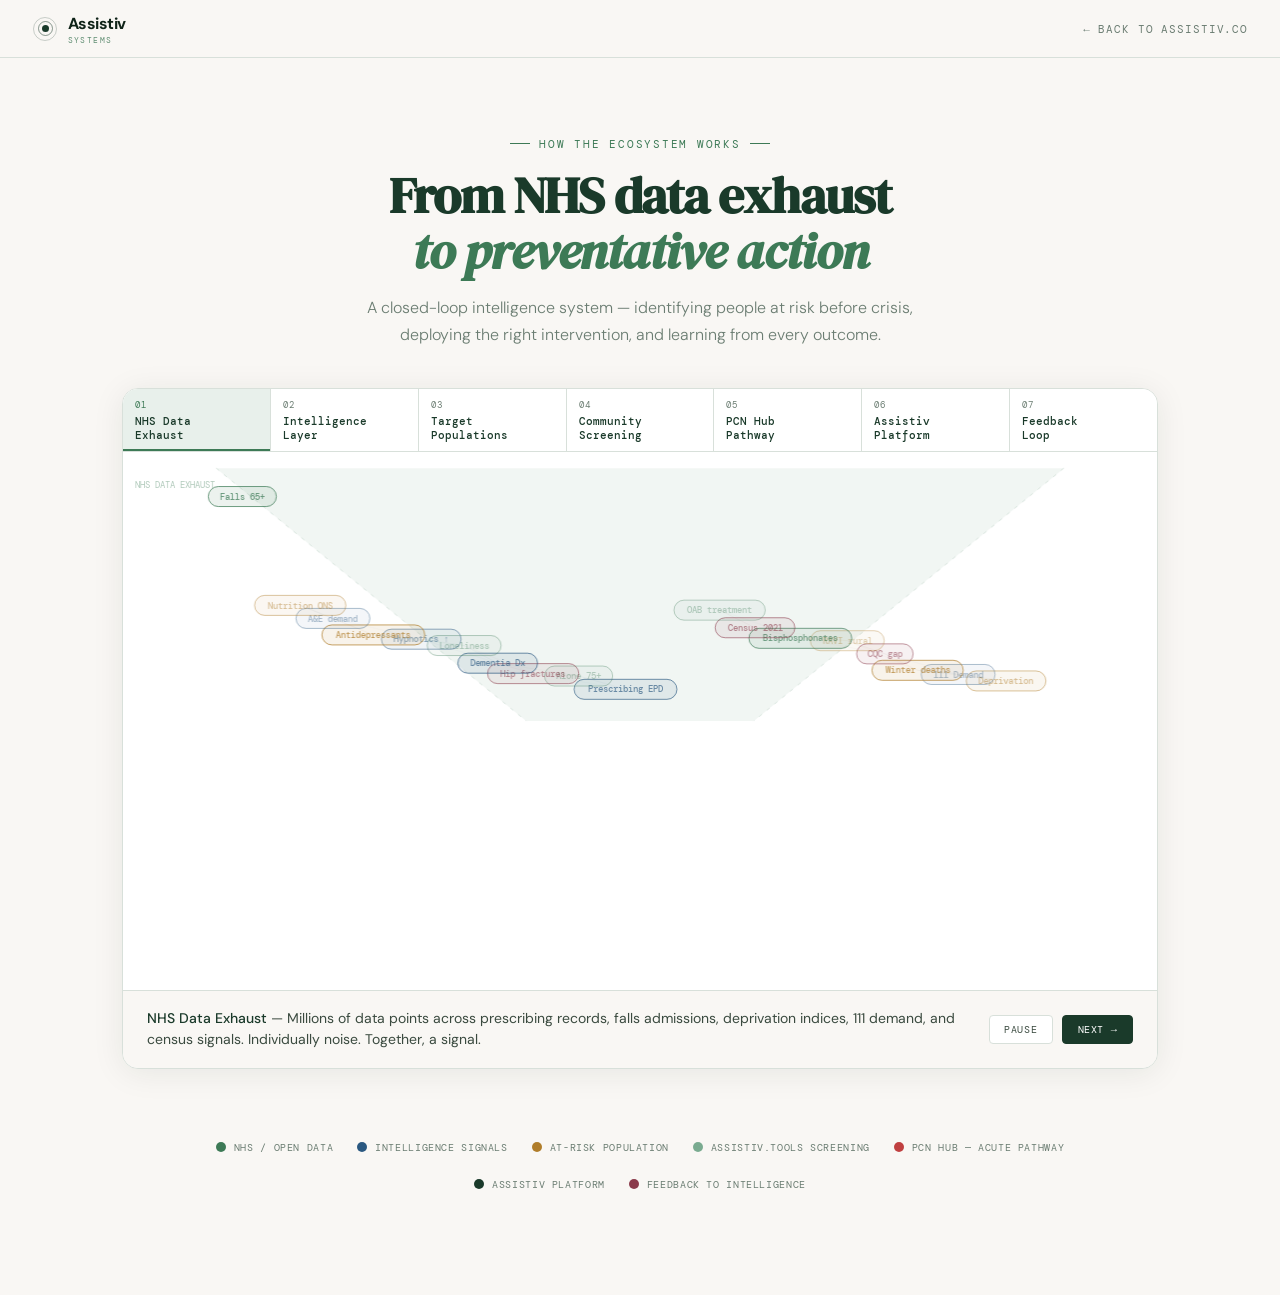
<file: ecosystem-animation.html>
<!DOCTYPE html>
<html lang="en-GB">
<head>
<link rel="icon" href="/favicon.svg?v=3" type="image/svg+xml" sizes="any">
<link rel="icon" href="/favicon.ico?v=3" sizes="32x32">
<link rel="apple-touch-icon" href="/favicon.svg?v=3">
<link rel="manifest" href="/site.webmanifest">
<meta charset="UTF-8">
<meta name="viewport" content="width=device-width, initial-scale=1.0">
<title>Assistiv Ecosystem — How It Works</title>
<link rel="preconnect" href="https://fonts.googleapis.com">
<link href="https://fonts.googleapis.com/css2?family=DM+Serif+Display:ital@0;1&family=DM+Sans:wght@300;400;500&family=DM+Mono:wght@400;500&display=swap" rel="stylesheet">
<style>
:root {
  --green-deep:   #1a3a2a;
  --green-mid:    #2d5c42;
  --green-accent: #3d7a56;
  --green-light:  #7aab90;
  --green-pale:   #e8f0eb;
  --cream:        #f9f7f4;
  --amber:        #b07d2a;
  --amber-pale:   #fdf3dc;
  --blue:         #2a5880;
  --blue-pale:    #ddeaf5;
  --rose:         #8a3a4a;
  --ink:          #0f1a14;
  --ink-mid:      #3a4a3f;
  --ink-soft:     #6b7d72;
  --white:        #ffffff;
  --border:       #d8e0da;
  --serif:        'DM Serif Display', Georgia, serif;
  --sans:         'DM Sans', system-ui, sans-serif;
  --mono:         'DM Mono', monospace;
}

*, *::before, *::after { box-sizing: border-box; margin: 0; padding: 0; }
html { font-size: 16px; }
body {
  font-family: var(--sans);
  background: var(--cream);
  color: var(--ink);
  -webkit-font-smoothing: antialiased;
}

/* ── NAV ───────────────────────────────────────────────── */
nav {
  position: fixed; top: 0; left: 0; right: 0; z-index: 100;
  height: 58px;
  display: flex; align-items: center; justify-content: space-between;
  padding: 0 2rem;
  background: rgba(249,247,244,0.96);
  backdrop-filter: blur(12px);
  border-bottom: 1px solid var(--border);
}
.nav-brand { display: flex; align-items: center; gap: 0.6rem; text-decoration: none; }
.nav-logo-mark { position: relative; width: 26px; height: 26px; display: flex; align-items: center; justify-content: center; }
.nav-logo-dot { border-radius: 50%; position: absolute; }
.nav-logo-core { width: 7px; height: 7px; background: #1a3a2a; z-index: 2; }
.nav-logo-r1   { width: 15px; height: 15px; border: 1.5px solid #1a3a2a; opacity: 0.5; background: none; }
.nav-logo-r2   { width: 24px; height: 24px; border: 1.5px solid #1a3a2a; opacity: 0.22; background: none; }
.nav-wordmark { display: flex; flex-direction: column; gap: 1px; }
.nav-wordmark-name { font-family: var(--sans); font-size: 1rem; font-weight: 700; letter-spacing: -0.03em; color: #0f2318; }
.nav-wordmark-sub  { font-family: var(--mono); font-size: 0.48rem; letter-spacing: 0.18em; text-transform: uppercase; color: #2d6b47; opacity: 0.75; }
.nav-back { font-family: var(--mono); font-size: 0.68rem; letter-spacing: 0.08em; text-transform: uppercase; color: var(--ink-soft); text-decoration: none; }
.nav-back:hover { color: var(--green-deep); }

/* ── PAGE WRAPPER ─────────────────────────────────────── */
.page {
  padding: 80px 2rem 4rem;
  max-width: 1100px;
  margin: 0 auto;
}

.page-header {
  text-align: center;
  padding: 3rem 0 2.5rem;
}
.page-eyebrow {
  font-family: var(--mono); font-size: 0.68rem; letter-spacing: 0.16em;
  text-transform: uppercase; color: var(--green-accent);
  margin-bottom: 1rem;
  display: inline-flex; align-items: center; gap: 0.6rem;
}
.page-eyebrow::before, .page-eyebrow::after {
  content: ''; display: block; width: 20px; height: 1px; background: var(--green-accent);
}
.page-title {
  font-family: var(--serif);
  font-size: clamp(2rem, 4vw, 3.2rem);
  color: var(--green-deep);
  line-height: 1.1;
  letter-spacing: -0.02em;
  margin-bottom: 1rem;
}
.page-sub {
  font-size: 1rem; font-weight: 300; color: var(--ink-soft);
  max-width: 560px; margin: 0 auto; line-height: 1.65;
}

/* ── ANIMATION CONTAINER ──────────────────────────────── */
.anim-outer {
  background: var(--white);
  border: 1px solid var(--border);
  border-radius: 16px;
  overflow: hidden;
  box-shadow: 0 4px 32px rgba(15,35,24,0.08);
  margin-bottom: 3rem;
}

#ecosystem-canvas {
  display: block;
  width: 100%;
}

/* ── STAGE INFO BAR ───────────────────────────────────── */
.stage-bar {
  display: flex;
  align-items: stretch;
  border-bottom: 1px solid var(--border);
  background: var(--white);
}
.stage-steps {
  display: flex;
  flex: 1;
  overflow-x: auto;
}
.sstep {
  flex: 1;
  min-width: 0;
  padding: 0.6rem 0.75rem 0.55rem;
  border-right: 1px solid var(--border);
  cursor: pointer;
  transition: background 0.2s;
  position: relative;
}
.sstep:last-child { border-right: none; }
.sstep:hover { background: var(--green-pale); }
.sstep.active { background: var(--green-pale); }
.sstep.active::after {
  content: '';
  position: absolute;
  bottom: 0; left: 0; right: 0;
  height: 2px;
  background: var(--green-accent);
}
.sstep-num {
  font-family: var(--mono); font-size: 0.58rem; letter-spacing: 0.1em;
  text-transform: uppercase; color: var(--ink-soft); margin-bottom: 0.2rem;
}
.sstep-label {
  font-family: var(--mono); font-size: 0.68rem; font-weight: 500;
  color: var(--green-deep); line-height: 1.3;
}
.sstep.active .sstep-num { color: var(--green-accent); }

/* ── CAPTION BAR ──────────────────────────────────────── */
.caption-bar {
  padding: 1.1rem 1.5rem;
  border-top: 1px solid var(--border);
  background: var(--cream);
  display: flex;
  align-items: center;
  justify-content: space-between;
  gap: 1rem;
}
.caption-text {
  font-size: 0.875rem;
  color: var(--ink-mid);
  line-height: 1.5;
  flex: 1;
}
.caption-text strong { color: var(--green-deep); font-weight: 500; }
.caption-controls {
  display: flex;
  align-items: center;
  gap: 0.6rem;
  flex-shrink: 0;
}
.btn-ctrl {
  font-family: var(--mono); font-size: 0.65rem; letter-spacing: 0.06em;
  text-transform: uppercase; padding: 0.45rem 0.9rem;
  border: 1px solid var(--border); border-radius: 4px;
  background: var(--white); color: var(--ink-mid);
  cursor: pointer; transition: all 0.15s;
}
.btn-ctrl:hover { border-color: var(--green-accent); color: var(--green-deep); }
.btn-ctrl.primary { background: var(--green-deep); color: var(--white); border-color: var(--green-deep); }
.btn-ctrl.primary:hover { background: var(--green-mid); }

/* ── LEGEND ───────────────────────────────────────────── */
.legend {
  display: flex;
  flex-wrap: wrap;
  gap: 1.5rem;
  justify-content: center;
  padding: 1.5rem 2rem 2.5rem;
}
.legend-item {
  display: flex; align-items: center; gap: 0.5rem;
  font-family: var(--mono); font-size: 0.65rem;
  letter-spacing: 0.06em; text-transform: uppercase; color: var(--ink-soft);
}
.legend-dot {
  width: 10px; height: 10px; border-radius: 50%;
}

@media (max-width: 640px) {
  .stage-steps { flex-wrap: wrap; }
  .sstep { min-width: 50%; }
  .caption-bar { flex-direction: column; align-items: flex-start; }
  #ecosystem-canvas { height: 340px !important; }
}
</style>
  <link rel="stylesheet" href="/mobile.css">
</head>
<body>

<!-- NAV -->
<nav>
  <a class="nav-brand" href="https://www.assistiv.co">
    <div class="nav-logo-mark">
      <div class="nav-logo-dot nav-logo-core"></div>
      <div class="nav-logo-dot nav-logo-r1"></div>
      <div class="nav-logo-dot nav-logo-r2"></div>
    </div>
    <div class="nav-wordmark">
      <span class="nav-wordmark-name">Assistiv</span>
      <span class="nav-wordmark-sub">Systems</span>
    </div>
  </a>
  <a class="nav-back" href="https://www.assistiv.co">← Back to assistiv.co</a>
</nav>

<div class="page">

  <div class="page-header">
    <div class="page-eyebrow">How the ecosystem works</div>
    <h1 class="page-title">From NHS data exhaust<br><em style="font-style:italic;color:var(--green-accent)">to preventative action</em></h1>
    <p class="page-sub">A closed-loop intelligence system — identifying people at risk before crisis, deploying the right intervention, and learning from every outcome.</p>
  </div>

  <div class="anim-outer">
    <!-- Step nav -->
    <div class="stage-bar">
      <div class="stage-steps">
        <div class="sstep active" data-s="0">
          <div class="sstep-num">01</div>
          <div class="sstep-label">NHS Data<br>Exhaust</div>
        </div>
        <div class="sstep" data-s="1">
          <div class="sstep-num">02</div>
          <div class="sstep-label">Intelligence<br>Layer</div>
        </div>
        <div class="sstep" data-s="2">
          <div class="sstep-num">03</div>
          <div class="sstep-label">Target<br>Populations</div>
        </div>
        <div class="sstep" data-s="3">
          <div class="sstep-num">04</div>
          <div class="sstep-label">Community<br>Screening</div>
        </div>
        <div class="sstep" data-s="4">
          <div class="sstep-num">05</div>
          <div class="sstep-label">PCN Hub<br>Pathway</div>
        </div>
        <div class="sstep" data-s="5">
          <div class="sstep-num">06</div>
          <div class="sstep-label">Assistiv<br>Platform</div>
        </div>
        <div class="sstep" data-s="6">
          <div class="sstep-num">07</div>
          <div class="sstep-label">Feedback<br>Loop</div>
        </div>
      </div>
    </div>

    <canvas id="ecosystem-canvas" height="440" aria-label="Assistiv ecosystem funnel animation"></canvas>

    <!-- Caption -->
    <div class="caption-bar">
      <div class="caption-text" id="caption-text">
        <strong>NHS Data Exhaust</strong> — Millions of data points across prescribing records, falls admissions, deprivation indices, 111 demand, and census signals. Individually noise. Together, a signal.
      </div>
      <div class="caption-controls">
        <button class="btn-ctrl" id="btn-play">Pause</button>
        <button class="btn-ctrl primary" id="btn-next">Next →</button>
      </div>
    </div>
  </div>

  <!-- Legend -->
  <div class="legend">
    <div class="legend-item"><div class="legend-dot" style="background:#3d7a56"></div>NHS / Open Data</div>
    <div class="legend-item"><div class="legend-dot" style="background:#2a5880"></div>Intelligence signals</div>
    <div class="legend-item"><div class="legend-dot" style="background:#b07d2a"></div>At-risk population</div>
    <div class="legend-item"><div class="legend-dot" style="background:#7aab90"></div>ASSISTIV.TOOLS screening</div>
    <div class="legend-item"><div class="legend-dot" style="background:#c04040"></div>PCN Hub — acute pathway</div>
    <div class="legend-item"><div class="legend-dot" style="background:#1a3a2a"></div>Assistiv Platform</div>
    <div class="legend-item"><div class="legend-dot" style="background:#8a3a4a"></div>Feedback to intelligence</div>
  </div>

</div>

<script>
const canvas  = document.getElementById('ecosystem-canvas');
const ctx     = canvas.getContext('2d');

const CAPTIONS = [
  '<strong>NHS Data Exhaust</strong> — Millions of data points across prescribing records, falls admissions, deprivation indices, 111 demand, and census signals. Individually noise. Together, a signal.',
  '<strong>Intelligence Layer</strong> — The Assistiv.Cloud FEP engine weighs 21 signals to produce a Frailty Emergence Probability score for every district in Kent & Medway. Updated daily from open NHS data.',
  '<strong>Target Populations & Locations</strong> — High-FEP districts are ranked and mapped. The intelligence layer pinpoints which communities — and which people within them — carry the highest unmet need.',
  '<strong>Community Screening via ASSISTIV.TOOLS</strong> — Deployed into priority zones: 12 conversational questions, scored in real time using the ASSISTIV Screening Tool Score. No clinical training required. Identifies the Missing Middle at scale.',
  '<strong>PCN Hub — Primary & Acute Pathway</strong> — People on the verge of acute care are immediately referred to Primary Care Network Hubs for urgent clinical review, preventing avoidable hospital admission.',
  '<strong>Assistiv Platform</strong> — For everyone else: preventative care, digital support, community connections, and coordinated services delivered through the Assistiv platform. Prevention at scale.',
  '<strong>Feedback Loop</strong> — Every outcome — who was referred, what happened, what worked — feeds back into the intelligence layer. The FEP model recalibrates. The system learns and gets sharper over time.',
];

let W, H, t = 0, stage = 0, raf, running = true;
let autoTimer = null;

// ── COLOUR PALETTE ──────────────────────────────────────────────────
const C = {
  sage:    '#3d7a56',
  sageL:   '#7aab90',
  sagePale:'#e8f0eb',
  blue:    '#2a5880',
  blueL:   '#6a9ab8',
  amber:   '#b07d2a',
  amberL:  '#d4a84b',
  red:     '#c04040',
  redL:    '#e07070',
  forest:  '#1a3a2a',
  forestL: '#2d5c42',
  rose:    '#8a3a4a',
  roseL:   '#c07080',
  ink:     '#0f1a14',
  inkMid:  '#3a4a3f',
  inkSoft: '#6b7d72',
  cream:   '#f9f7f4',
  white:   '#ffffff',
  border:  '#d8e0da',
};

// ── PARTICLE SYSTEM ─────────────────────────────────────────────────
let particles = [];

function makeParticle(opts = {}) {
  return {
    x:     opts.x     ?? Math.random() * W,
    y:     opts.y     ?? Math.random() * H,
    vx:    opts.vx    ?? (Math.random() - 0.5) * 0.6,
    vy:    opts.vy    ?? (Math.random() - 0.5) * 0.4,
    col:   opts.col   ?? C.sage,
    r:     opts.r     ?? 2.5,
    alpha: opts.alpha ?? 0.6 + Math.random() * 0.4,
    life:  opts.life  ?? 1,
    decay: opts.decay ?? 0,
    phase: opts.phase ?? Math.random() * Math.PI * 2,
    label: opts.label ?? null,
    target:opts.target?? null,
    progress: opts.progress ?? 0,
    speed: opts.speed ?? 0.008 + Math.random() * 0.006,
  };
}

// ── LAYOUT HELPERS ───────────────────────────────────────────────────
// Funnel geometry: top-wide, narrows through middle, splits at bottom
function funnelX(frac, width) {
  // frac 0..1 = top..split point
  // width shrinks from 0.85W to 0.25W
  const maxW = W * 0.82;
  const minW = W * 0.22;
  const w = maxW - (maxW - minW) * frac;
  const cx = W / 2;
  return { left: cx - w/2, right: cx + w/2, width: w, cx };
}

function funnelY(frac) {
  // frac 0..1 maps to y range top..split
  const top    = H * 0.04;
  const split  = H * 0.50;
  return top + (split - top) * frac;
}

// ── DRAW UTILITIES ──────────────────────────────────────────────────
function pill(x, y, w, h, col, label, alpha = 1, fontSize = 9) {
  const r = h / 2;
  ctx.save();
  ctx.globalAlpha = alpha;
  ctx.fillStyle = col + '22';
  ctx.strokeStyle = col;
  ctx.lineWidth = 1;
  ctx.beginPath();
  ctx.roundRect(x - w/2, y - h/2, w, h, r);
  ctx.fill(); ctx.stroke();
  if (label) {
    ctx.fillStyle = col;
    ctx.textAlign = 'center';
    const maxW = w - 10;
    let fs = fontSize;
    ctx.font = `500 ${fs}px DM Mono, monospace`;
    while (ctx.measureText(label).width > maxW && fs > 5) {
      fs -= 0.5;
      ctx.font = `500 ${fs}px DM Mono, monospace`;
    }
    ctx.fillText(label, x, y + fs * 0.35);
  }
  ctx.restore();
}

function badge(x, y, w, h, col, label, sublabel = null, alpha = 1) {
  ctx.save();
  ctx.globalAlpha = alpha;
  const r = 8;
  ctx.fillStyle = col;
  ctx.shadowColor = col + '44';
  ctx.shadowBlur = 16;
  ctx.beginPath();
  ctx.roundRect(x - w/2, y - h/2, w, h, r);
  ctx.fill();
  ctx.shadowBlur = 0;
  ctx.fillStyle = '#fff';
  ctx.textAlign = 'center';
  const maxW = w - 12;
  let fs = 11;
  ctx.font = `500 ${fs}px DM Mono, monospace`;
  while (ctx.measureText(label).width > maxW && fs > 5) {
    fs -= 0.5;
    ctx.font = `500 ${fs}px DM Mono, monospace`;
  }
  ctx.fillText(label, x, sublabel ? y - 3 : y + fs * 0.4);
  if (sublabel) {
    let sfs = 8.5;
    ctx.font = `400 ${sfs}px DM Mono, monospace`;
    while (ctx.measureText(sublabel).width > maxW && sfs > 5) {
      sfs -= 0.5;
      ctx.font = `400 ${sfs}px DM Mono, monospace`;
    }
    ctx.fillStyle = 'rgba(255,255,255,0.7)';
    ctx.fillText(sublabel, x, y + 12);
  }
  ctx.restore();
}

function flowArrow(x1, y1, x2, y2, col, alpha = 0.5, animated = false, t = 0) {
  ctx.save();
  ctx.globalAlpha = alpha;
  ctx.strokeStyle = col;
  ctx.lineWidth = 1.5;
  if (animated) {
    ctx.setLineDash([6, 8]);
    ctx.lineDashOffset = -(t * 1.5) % 14;
  }
  ctx.beginPath();
  ctx.moveTo(x1, y1);
  ctx.lineTo(x2, y2);
  ctx.stroke();
  ctx.setLineDash([]);
  // arrowhead
  const angle = Math.atan2(y2 - y1, x2 - x1);
  const aLen = 7;
  ctx.fillStyle = col;
  ctx.beginPath();
  ctx.moveTo(x2, y2);
  ctx.lineTo(x2 - aLen * Math.cos(angle - 0.4), y2 - aLen * Math.sin(angle - 0.4));
  ctx.lineTo(x2 - aLen * Math.cos(angle + 0.4), y2 - aLen * Math.sin(angle + 0.4));
  ctx.closePath();
  ctx.fill();
  ctx.restore();
}

function curvePath(pts, col, alpha = 0.4, dash = false, dashT = 0) {
  if (pts.length < 2) return;
  ctx.save();
  ctx.globalAlpha = alpha;
  ctx.strokeStyle = col;
  ctx.lineWidth = 1.5;
  if (dash) {
    ctx.setLineDash([5, 7]);
    ctx.lineDashOffset = -(dashT * 1.2) % 12;
  }
  ctx.beginPath();
  ctx.moveTo(pts[0].x, pts[0].y);
  for (let i = 1; i < pts.length - 1; i++) {
    const mx = (pts[i].x + pts[i+1].x) / 2;
    const my = (pts[i].y + pts[i+1].y) / 2;
    ctx.quadraticCurveTo(pts[i].x, pts[i].y, mx, my);
  }
  ctx.lineTo(pts[pts.length - 1].x, pts[pts.length - 1].y);
  ctx.stroke();
  ctx.setLineDash([]);
  ctx.restore();
}

// ── FUNNEL STRUCTURE DRAWING ────────────────────────────────────────
function drawFunnelSkeleton(highlight = -1) {
  // Draw the main funnel outline
  const top    = H * 0.03;
  const split  = H * 0.50;
  const cx     = W / 2;

  // funnel walls
  const topL = cx - W * 0.41, topR = cx + W * 0.41;
  const splL = cx - W * 0.11, splR = cx + W * 0.11;

  ctx.save();
  ctx.globalAlpha = 0.07;
  ctx.fillStyle = C.sage;
  ctx.beginPath();
  ctx.moveTo(topL, top);
  ctx.lineTo(topR, top);
  ctx.lineTo(splR, split);
  ctx.lineTo(splL, split);
  ctx.closePath();
  ctx.fill();

  ctx.globalAlpha = 0.15;
  ctx.strokeStyle = C.sage;
  ctx.lineWidth = 1;
  ctx.setLineDash([4, 6]);
  ctx.beginPath();
  ctx.moveTo(topL, top); ctx.lineTo(splL, split);
  ctx.stroke();
  ctx.beginPath();
  ctx.moveTo(topR, top); ctx.lineTo(splR, split);
  ctx.stroke();
  ctx.setLineDash([]);
  ctx.restore();
}

function drawLayerLabel(y, label, col, alpha = 0.5) {
  ctx.save();
  ctx.globalAlpha = alpha;
  ctx.fillStyle = col;
  ctx.font = '400 9px DM Mono, monospace';
  ctx.textAlign = 'left';
  ctx.fillText(label, 12, y);
  ctx.restore();
}

// ── STAGE RENDERERS ─────────────────────────────────────────────────

/* S0 — NHS Data Exhaust: wide field of floating signal pills */
function drawS0() {
  const top = H * 0.04, split = H * 0.49;
  const cx  = W / 2;

  drawFunnelSkeleton();
  drawLayerLabel(top + 14, 'NHS DATA EXHAUST', C.sage, 0.4);

  const SIGNALS = [
    ['Falls 65+', C.sage],    ['Prescribing EPD', C.blue],
    ['Deprivation', C.amber], ['Alone 75+', C.sage],
    ['111 Demand', C.blue],   ['Hip fractures', C.rose],
    ['Winter deaths', C.amber],['Dementia Dx', C.blue],
    ['CQC gap', C.rose],      ['Loneliness', C.sage],
    ['RAVI rural', C.amber],  ['Hypnotics ↑', C.blue],
    ['Bisphosphonates', C.sage],['Antidepressants', C.amber],
    ['Census 2021', C.rose],  ['A&E demand', C.blue],
    ['OAB treatment', C.sage],['Nutrition ONS', C.amber],
  ];

  const pulse = 0.5 + 0.5 * Math.sin(t * 0.025);

  SIGNALS.forEach(([ label, col ], i) => {
    const seed = i * 137.5;
    const xBase = (((seed * 1.618) % 1)) * W * 0.78 + W * 0.11;
    const yBase = (((seed * 0.618) % 1)) * (split - top - 40) + top + 20;
    const x = xBase + Math.sin(t * 0.018 + i * 0.7) * 6;
    const y = yBase + Math.cos(t * 0.014 + i * 0.9) * 5;
    const w = label.length * 5.8 + 16;
    const a = 0.45 + 0.2 * Math.sin(t * 0.022 + i) + 0.08 * pulse;
    pill(x, y, w, 20, col, label, a, 9);
  });

  // connector lines between nearby pills
  ctx.save();
  SIGNALS.forEach(([ , c1 ], i) => {
    SIGNALS.forEach(([ , c2 ], j) => {
      if (j <= i) return;
      const s1 = i * 137.5, s2 = j * 137.5;
      const x1 = (((s1*1.618)%1))*W*0.78+W*0.11 + Math.sin(t*0.018+i*0.7)*6;
      const y1 = (((s1*0.618)%1))*(split-top-40)+top+20 + Math.cos(t*0.014+i*0.9)*5;
      const x2 = (((s2*1.618)%1))*W*0.78+W*0.11 + Math.sin(t*0.018+j*0.7)*6;
      const y2 = (((s2*0.618)%1))*(split-top-40)+top+20 + Math.cos(t*0.014+j*0.9)*5;
      const d  = Math.hypot(x2-x1, y2-y1);
      if (d < 100) {
        ctx.globalAlpha = (0.12 - 0.0008*d);
        ctx.strokeStyle = c1;
        ctx.lineWidth = 0.5;
        ctx.beginPath(); ctx.moveTo(x1,y1); ctx.lineTo(x2,y2); ctx.stroke();
      }
    });
  });
  ctx.restore();
}

/* S1 — Intelligence Layer: signals converge on FEP engine */
function drawS1() {
  const cx = W / 2, cy = H * 0.24;
  drawFunnelSkeleton();
  drawLayerLabel(H*0.04 + 14, 'NHS DATA EXHAUST → INTELLIGENCE', C.sage, 0.4);

  const pulse = 0.5 + 0.5 * Math.sin(t * 0.035);

  // FEP engine badge centre
  ctx.save();
  for (const [r, a] of [[55, 0.06+0.04*pulse],[38,0.1+0.06*pulse],[24,0.18+0.08*pulse]]) {
    ctx.globalAlpha = a;
    ctx.strokeStyle = C.sage;
    ctx.lineWidth = 1;
    ctx.beginPath(); ctx.arc(cx, cy, r, 0, Math.PI*2); ctx.stroke();
  }
  ctx.restore();

  badge(cx, cy, 88, 42, C.forest, 'ASSISTIV.CLOUD', 'FEP Engine', 0.92);

  // 8 signals converging in
  const RING_SIGS = [
    ['Falls','#3d7a56'], ['Prescribing','#2a5880'], ['Deprivation','#b07d2a'],
    ['Alone 75+','#3d7a56'], ['111 calls','#2a5880'], ['Hip fracture','#8a3a4a'],
    ['Winter Dx','#b07d2a'], ['Dementia','#2a5880'],
  ];
  RING_SIGS.forEach(([label, col], i) => {
    const a = (i / RING_SIGS.length) * Math.PI * 2 - Math.PI/2;
    const dist = Math.min(W, H) * 0.27;
    const sx = cx + Math.cos(a) * dist;
    const sy = cy + Math.sin(a) * dist;
    const prog = Math.min(1, (t % 120) / 80);
    const px = sx + (cx - sx) * (0.6 + 0.4 * prog);
    const py = sy + (cy - sy) * (0.6 + 0.4 * prog);
    const fade = 1 - prog * 0.7;

    // trail
    ctx.save();
    ctx.globalAlpha = 0.12 + 0.3 * prog;
    ctx.strokeStyle = col; ctx.lineWidth = 0.8;
    ctx.setLineDash([4,6]);
    ctx.beginPath(); ctx.moveTo(sx, sy); ctx.lineTo(cx, cy); ctx.stroke();
    ctx.setLineDash([]);
    ctx.restore();

    const w = label.length * 5.5 + 14;
    pill(px, py, w, 18, col, label, fade * 0.9, 8.5);
  });
}

/* S2 — Geographic targeting: district grid */
function drawS2() {
  drawFunnelSkeleton();
  drawLayerLabel(H*0.04+14, 'INTELLIGENCE → TARGET ZONES', C.sage, 0.4);

  const cx = W / 2;
  const DISTRICTS = [
    {n:'Thanet',s:82,r:'critical'}, {n:'Folkestone',s:76,r:'high'},
    {n:'Dover',s:73,r:'high'},      {n:'Swale',s:68,r:'high'},
    {n:'Medway',s:65,r:'high'},     {n:'Gravesham',s:62,r:'high'},
    {n:'Ashford',s:57,r:'moderate'},{n:'Shepway',s:54,r:'moderate'},
    {n:'Canterbury',s:48,r:'moderate'},{n:'Maidstone',s:46,r:'moderate'},
  ];
  function rCol(r) {
    return r==='critical'?C.red:r==='high'?C.amber:C.sage;
  }

  const cols = Math.min(5, Math.ceil(DISTRICTS.length / 2));
  const gW   = Math.min(W * 0.78, 560), gH = Math.min(H * 0.52, 175);
  const cw   = gW / cols, ch = gH / 2;
  const x0   = (W - gW) / 2, y0 = H * 0.06;

  ctx.save();
  DISTRICTS.forEach((d, i) => {
    const col = i % cols, row = Math.floor(i / cols);
    const dcx = x0 + col * cw + cw/2;
    const dcy = y0 + row * ch + ch/2;
    const w = cw - 12, h = ch - 10;
    const rc = rCol(d.r);
    const delay = i * 5;
    const prog = Math.min(1, Math.max(0, (t - delay) / 30));
    if (prog <= 0) return;
    const pulse = d.r === 'critical' ? 0.5 + 0.5 * Math.sin(t * 0.06 + i) : 1;

    ctx.globalAlpha = (d.r==='critical'?0.9:d.r==='high'?0.75:0.55) * prog * pulse;
    ctx.fillStyle = rc + '1a';
    ctx.strokeStyle = rc;
    ctx.lineWidth = d.r === 'critical' ? 1.5 : 1;
    ctx.beginPath(); ctx.roundRect(dcx-w/2, dcy-h/2, w, h, 5); ctx.fill(); ctx.stroke();

    ctx.globalAlpha = prog;
    ctx.fillStyle = rc;
    ctx.font = '500 8.5px DM Mono, monospace';
    ctx.textAlign = 'center';
    ctx.fillText(d.n, dcx, dcy - 7);
    ctx.fillStyle = '#0f1a14'; ctx.font = '500 16px DM Sans, sans-serif';
    ctx.fillText(d.s, dcx, dcy + 5);
    ctx.fillStyle = rc; ctx.font = '400 7px DM Mono, monospace';
    ctx.fillText(d.r.toUpperCase(), dcx, dcy + 18);
  });
  ctx.restore();

  // Arrow from grid down toward funnel split
  const splitY = H * 0.49;
  const arrowAlpha = Math.min(1, (t / 60) * 0.6);
  flowArrow(cx, H*0.52, cx, splitY - 10, C.sage, arrowAlpha, true, t);
}

/* S3 — RESILIENCE screening deployment */
function drawS3() {
  drawFunnelSkeleton();
  drawLayerLabel(H*0.04+14, 'TARGET ZONES → COMMUNITY SCREENING', C.sageL, 0.5);

  const cx = W / 2;

  // RESILIENCE badge at narrow point
  const ry = H * 0.28;
  const pulse = 0.5 + 0.5 * Math.sin(t * 0.04);
  ctx.save();
  for (const [r, a] of [[48,0.05+0.04*pulse],[32,0.1+0.05*pulse]]) {
    ctx.globalAlpha = a; ctx.strokeStyle = C.sageL; ctx.lineWidth = 1;
    ctx.beginPath(); ctx.arc(cx, ry, r, 0, Math.PI*2); ctx.stroke();
  }
  ctx.restore();
  badge(cx, ry, 130, 42, C.green_mid ?? '#2d5c42', 'ASSISTIV.TOOLS', 'Community screen', 0.95);

  // Animated people dots flowing down into screen
  const N = 15;
  for (let i = 0; i < N; i++) {
    const seed  = i * 83.7;
    const xBase = cx + Math.cos(seed) * (W * 0.32);
    const yBase = H * 0.04 + (seed % 1) * H * 0.08;
    const prog  = ((t * 0.007 + i / N) % 1);
    const px    = xBase + (cx - xBase) * prog;
    const py    = yBase + (ry - yBase) * prog;
    const a     = Math.sin(prog * Math.PI) * 0.8;

    ctx.save();
    ctx.globalAlpha = a;
    ctx.fillStyle = C.amber;
    ctx.beginPath(); ctx.arc(px, py - 3, 4, 0, Math.PI * 2); ctx.fill();
    ctx.beginPath(); ctx.arc(px, py + 6, 6, Math.PI, Math.PI * 2); ctx.fill();
    ctx.restore();
  }

  // Questions flowing out from badge
  const QUESTIONS = ['Mobility?', 'Falls risk?', 'Social contact?', 'Medication?', 'Nutrition?'];
  QUESTIONS.forEach((q, i) => {
    const a = (i / QUESTIONS.length) * Math.PI + Math.PI/6;
    const dist = 90 + Math.sin(t * 0.03 + i) * 8;
    const qx = cx + Math.cos(a) * dist;
    const qy = ry + Math.sin(a) * dist;
    pill(qx, qy, q.length * 6 + 14, 18, C.sageL, q, 0.6 + 0.2 * Math.sin(t*0.04+i), 8);
  });

  // Score output flowing down
  const scoreY = H * 0.46;
  const scoreAlpha = Math.min(0.9, t / 80);
  badge(cx, scoreY, 160, 36, C.sage, 'ASSISTIV Screening Tool Score', null, scoreAlpha);
}

/* S4 — Split: PCN Hub */
function drawS4() {
  drawFunnelSplit();
  // Highlight left branch (PCN)
  const [lx, ly] = [W * 0.28, H * 0.68];
  const pulse = 0.5 + 0.5 * Math.sin(t * 0.05);
  ctx.save();
  ctx.globalAlpha = 0.12 + 0.06 * pulse;
  ctx.fillStyle = C.red;
  ctx.beginPath(); ctx.arc(lx, ly, 70, 0, Math.PI*2); ctx.fill();
  ctx.restore();
  badge(lx, ly, 140, 46, C.red, 'PCN Hub Support Pathway', null, 0.95);

  // People flowing left
  const N = 6;
  const splitX = W / 2, splitY = H * 0.52;
  for (let i = 0; i < N; i++) {
    const prog = ((t * 0.008 + i / N) % 1);
    const px = splitX + (lx - splitX) * prog;
    const py = splitY + (ly - splitY) * prog;
    const a  = Math.sin(prog * Math.PI) * 0.85;
    ctx.save();
    ctx.globalAlpha = a;
    ctx.fillStyle = C.red;
    ctx.beginPath(); ctx.arc(px, py-3, 4, 0, Math.PI*2); ctx.fill();
    ctx.beginPath(); ctx.arc(px, py+6, 6, Math.PI, Math.PI*2); ctx.fill();
    ctx.restore();
  }

  // Right branch greyed
  const [rx, ry2] = [W * 0.72, H * 0.68];
  badge(rx, ry2, 120, 46, C.inkSoft, 'ASSISTIV', 'Preventative platform', 0.3);

}

/* S5 — Split: Assistiv Platform */
function drawS5() {
  drawFunnelSplit();
  const [lx, ly]  = [W * 0.28, H * 0.68];
  const [rx, ry2] = [W * 0.72, H * 0.68];
  const pulse = 0.5 + 0.5 * Math.sin(t * 0.05);

  // Right highlight
  ctx.save();
  ctx.globalAlpha = 0.1 + 0.05 * pulse;
  ctx.fillStyle = C.forest;
  ctx.beginPath(); ctx.arc(rx, ry2, 70, 0, Math.PI*2); ctx.fill();
  ctx.restore();

  // Left greyed
  badge(lx, ly, 140, 46, C.red, 'PCN Hub Support Pathway', null, 0.3);

  // Right active
  badge(rx, ry2, 120, 46, C.forest, 'ASSISTIV', 'Preventative platform', 0.95);

  // Services flowing from platform
  const SERVICES = ['Digital support','Care coordination','Community links','Preventative plan','Carer support'];
  SERVICES.forEach((s, i) => {
    const a = (i / SERVICES.length - 0.1) * Math.PI * 0.9 - Math.PI * 0.05;
    const dist = 95 + Math.sin(t*0.03+i)*6;
    const sx2 = rx + Math.cos(a) * dist;
    const sy2 = ry2 + Math.sin(a) * dist * 0.7;
    pill(sx2, sy2, s.length * 5.5 + 12, 18, C.forestL, s, 0.55+0.2*Math.sin(t*0.04+i), 7.5);
  });

  // People flowing right
  const N = 8;
  const splitX = W / 2, splitY = H * 0.52;
  for (let i = 0; i < N; i++) {
    const prog = ((t * 0.007 + i / N) % 1);
    const px = splitX + (rx - splitX) * prog;
    const py = splitY + (ry2 - splitY) * prog;
    const a  = Math.sin(prog * Math.PI) * 0.85;
    ctx.save();
    ctx.globalAlpha = a;
    ctx.fillStyle = C.sageL;
    ctx.beginPath(); ctx.arc(px, py-3, 4, 0, Math.PI*2); ctx.fill();
    ctx.beginPath(); ctx.arc(px, py+6, 6, Math.PI, Math.PI*2); ctx.fill();
    ctx.restore();
  }

}

/* S6 — Full ecosystem + feedback loop */
function drawS6() {
  drawFunnelSkeleton();

  const cx = W / 2;
  const splitY = H * 0.50;
  const [lx, ly]  = [W * 0.28, H * 0.68];
  const [rx, ry2] = [W * 0.72, H * 0.68];
  const intelY    = H * 0.12;

  // Intelligence hub
  badge(cx, intelY, 160, 40, C.forest, 'ASSISTIV.CLOUD Intelligence Layer', null, 0.9);

  // ASSISTIV.TOOLS Screening
  badge(cx, H*0.44, 130, 36, '#2d5c42', 'ASSISTIV.TOOLS Screening', null, 0.85);

  // Split triage
  pill(cx, H*0.55, 190, 20, C.amber, 'ASSISTIV Screening Tool Score', 0.7, 8);

  // PCN
  badge(lx, ly, 140, 42, C.red, 'PCN Hub Support Pathway', null, 0.9);

  // Assistiv Platform
  badge(rx, ry2, 114, 42, C.forest, 'ASSISTIV', 'Prevention', 0.9);

  // Outcome boxes bottom
  const outY = H * 0.88;
  pill(lx, outY, 120, 22, C.red,    '↓ NHS Support', 0.65, 7.5);
  pill(rx, outY, 120, 22, C.sageL,  '↑ Independence', 0.65, 7.5);

  // Feedback arrows: both branches arc back up to intelligence
  const fbProgress = (t % 160) / 160;
  const fbAlpha = Math.sin(fbProgress * Math.PI) * 0.7;

  // Left feedback curve
  const leftFBpts = [
    { x: lx - 50, y: ly + 20 },
    { x: lx - 85, y: H * 0.57 },
    { x: cx - 110, y: H * 0.40 },
    { x: cx - 75,  y: H * 0.24 },
    { x: cx - 50,  y: intelY + 20 },
  ];
  curvePath(leftFBpts, C.rose, 0.4, true, t);

  // Right feedback curve
  const rightFBpts = [
    { x: rx + 50, y: ry2 + 20 },
    { x: rx + 85, y: H * 0.57 },
    { x: cx + 110, y: H * 0.40 },
    { x: cx + 75,  y: H * 0.24 },
    { x: cx + 50,  y: intelY + 20 },
  ];
  curvePath(rightFBpts, C.rose, 0.4, true, t);

  // Animated feedback particle
  function drawParticleOnPath(pts, col) {
    const frac = fbProgress;
    const totalLen = pts.length - 1;
    const segIdx = Math.floor(frac * totalLen);
    const segFrac = (frac * totalLen) - segIdx;
    if (segIdx >= totalLen) return;
    const a = pts[segIdx], b = pts[segIdx + 1];
    const px = a.x + (b.x - a.x) * segFrac;
    const py = a.y + (b.y - a.y) * segFrac;
    ctx.save();
    ctx.globalAlpha = fbAlpha;
    ctx.fillStyle = col;
    ctx.beginPath(); ctx.arc(px, py, 5, 0, Math.PI * 2); ctx.fill();
    ctx.restore();
  }
  drawParticleOnPath(leftFBpts, C.rose);
  drawParticleOnPath(rightFBpts, C.rose);

  // Labels
  ctx.save();
  ctx.globalAlpha = 0.55;
  ctx.fillStyle = C.rose;
  ctx.font = '400 8px DM Mono, monospace';
  ctx.textAlign = 'center';
  ctx.fillText('Outcomes feed back', cx - 85, H * 0.38);
  ctx.fillText('to enhance the FEP', cx + 85, H * 0.38);
  ctx.restore();

  // People flowing down both sides
  for (let i = 0; i < 5; i++) {
    const prog = ((t * 0.006 + i / 5) % 1);
    const px = cx + (lx - cx) * prog;
    const py = splitY + (ly - splitY) * prog;
    const a = Math.sin(prog * Math.PI) * 0.7;
    ctx.save();
    ctx.globalAlpha = a;
    ctx.fillStyle = C.red;
    ctx.beginPath(); ctx.arc(px, py-2, 3, 0, Math.PI*2); ctx.fill();
    ctx.beginPath(); ctx.arc(px, py+5, 5, Math.PI, Math.PI*2); ctx.fill();
    ctx.restore();
  }
  for (let i = 0; i < 7; i++) {
    const prog = ((t * 0.007 + i / 7) % 1);
    const px = cx + (rx - cx) * prog;
    const py = splitY + (ry2 - splitY) * prog;
    const a = Math.sin(prog * Math.PI) * 0.7;
    ctx.save();
    ctx.globalAlpha = a;
    ctx.fillStyle = C.sageL;
    ctx.beginPath(); ctx.arc(px, py-2, 3, 0, Math.PI*2); ctx.fill();
    ctx.beginPath(); ctx.arc(px, py+5, 5, Math.PI, Math.PI*2); ctx.fill();
    ctx.restore();
  }
}

/* Shared funnel-split geometry for S4 + S5 */
function drawFunnelSplit() {
  const cx = W/2, splitY = H * 0.50;
  const [lx, ly]  = [W * 0.28, H * 0.68];
  const [rx, ry2] = [W * 0.72, H * 0.68];

  // Funnel top (narrowed)
  drawFunnelSkeleton();
  drawLayerLabel(H*0.04+14, 'SCREENING → TRIAGE SPLIT', C.amber, 0.4);

  // Split lines
  ctx.save();
  ctx.globalAlpha = 0.2; ctx.strokeStyle = C.amber; ctx.lineWidth = 1.5;
  ctx.setLineDash([5, 6]);
  ctx.beginPath(); ctx.moveTo(cx, splitY); ctx.lineTo(lx, ly - 25); ctx.stroke();
  ctx.beginPath(); ctx.moveTo(cx, splitY); ctx.lineTo(rx, ry2 - 25); ctx.stroke();
  ctx.setLineDash([]);

  // Branch labels
  ctx.globalAlpha = 0.5;
  ctx.font = '400 8px DM Mono, monospace'; ctx.fillStyle = C.red;
  ctx.textAlign = 'center'; ctx.fillText('VERGE OF ACUTE CARE', lx, ly - 50);
  ctx.fillStyle = C.sage;
  ctx.fillText('PREVENTION PATHWAY', rx, ry2 - 50);
  ctx.restore();

  // RESILIENCE badge at top of split
  badge(cx, H*0.38, 130, 32, '#2d5c42', 'ASSISTIV.TOOLS', null, 0.75);
  pill(cx, H * 0.48, 180, 20, C.amber, 'ASSISTIV Screening Tool Score', 0.6, 8);
}

// ── RESIZE ──────────────────────────────────────────────────────────
function resize() {
  const DPR = window.devicePixelRatio || 1;
  const r   = canvas.parentElement.getBoundingClientRect();
  const cssW = Math.floor(r.width) || 900;
  const cssH = Math.max(380, Math.floor(cssW * 0.52));
  /* Physical backing store at full DPR resolution */
  canvas.width  = Math.round(cssW * DPR);
  canvas.height = Math.round(cssH * DPR);
  /* CSS display size unchanged */
  canvas.style.width  = cssW + 'px';
  canvas.style.height = cssH + 'px';
  /* Scale all draw calls so we still use CSS-pixel coordinates */
  ctx.setTransform(DPR, 0, 0, DPR, 0, 0);
  W = cssW;
  H = cssH;
}

// ── MAIN LOOP ────────────────────────────────────────────────────────
function draw() {
  ctx.clearRect(0, 0, W, H);
  ctx.fillStyle = C.white; ctx.fillRect(0, 0, W, H);

  switch(stage) {
    case 0: drawS0(); break;
    case 1: drawS1(); break;
    case 2: drawS2(); break;
    case 3: drawS3(); break;
    case 4: drawS4(); break;
    case 5: drawS5(); break;
    case 6: drawS6(); break;
  }
  t++;
  if (running) raf = requestAnimationFrame(draw);
}

// ── STAGE MANAGEMENT ─────────────────────────────────────────────────
function setStage(s) {
  stage = s; t = 0;
  document.querySelectorAll('.sstep').forEach((el, i) => {
    el.classList.toggle('active', i === s);
  });
  document.getElementById('caption-text').innerHTML = CAPTIONS[s];
  if (!running) { running = true; raf = requestAnimationFrame(draw); }
  resetAuto();
}

function resetAuto() {
  clearInterval(autoTimer);
  autoTimer = setInterval(() => {
    if (running) setStage((stage + 1) % 7);
  }, 10000);
}

// ── CONTROLS ─────────────────────────────────────────────────────────
document.querySelectorAll('.sstep').forEach(el =>
  el.addEventListener('click', () => setStage(+el.dataset.s))
);

document.getElementById('btn-next').addEventListener('click', () =>
  setStage((stage + 1) % 7)
);

document.getElementById('btn-play').addEventListener('click', function() {
  running = !running;
  this.textContent = running ? 'Pause' : 'Play';
  if (running) { raf = requestAnimationFrame(draw); resetAuto(); }
  else { cancelAnimationFrame(raf); clearInterval(autoTimer); }
});

window.addEventListener('resize', () => {
  cancelAnimationFrame(raf);
  resize();
  if (running) raf = requestAnimationFrame(draw);
});

// ── INIT ─────────────────────────────────────────────────────────────
requestAnimationFrame(() => {
  resize();
  draw();
  resetAuto();
});
</script>
</body>
</html>
</file>
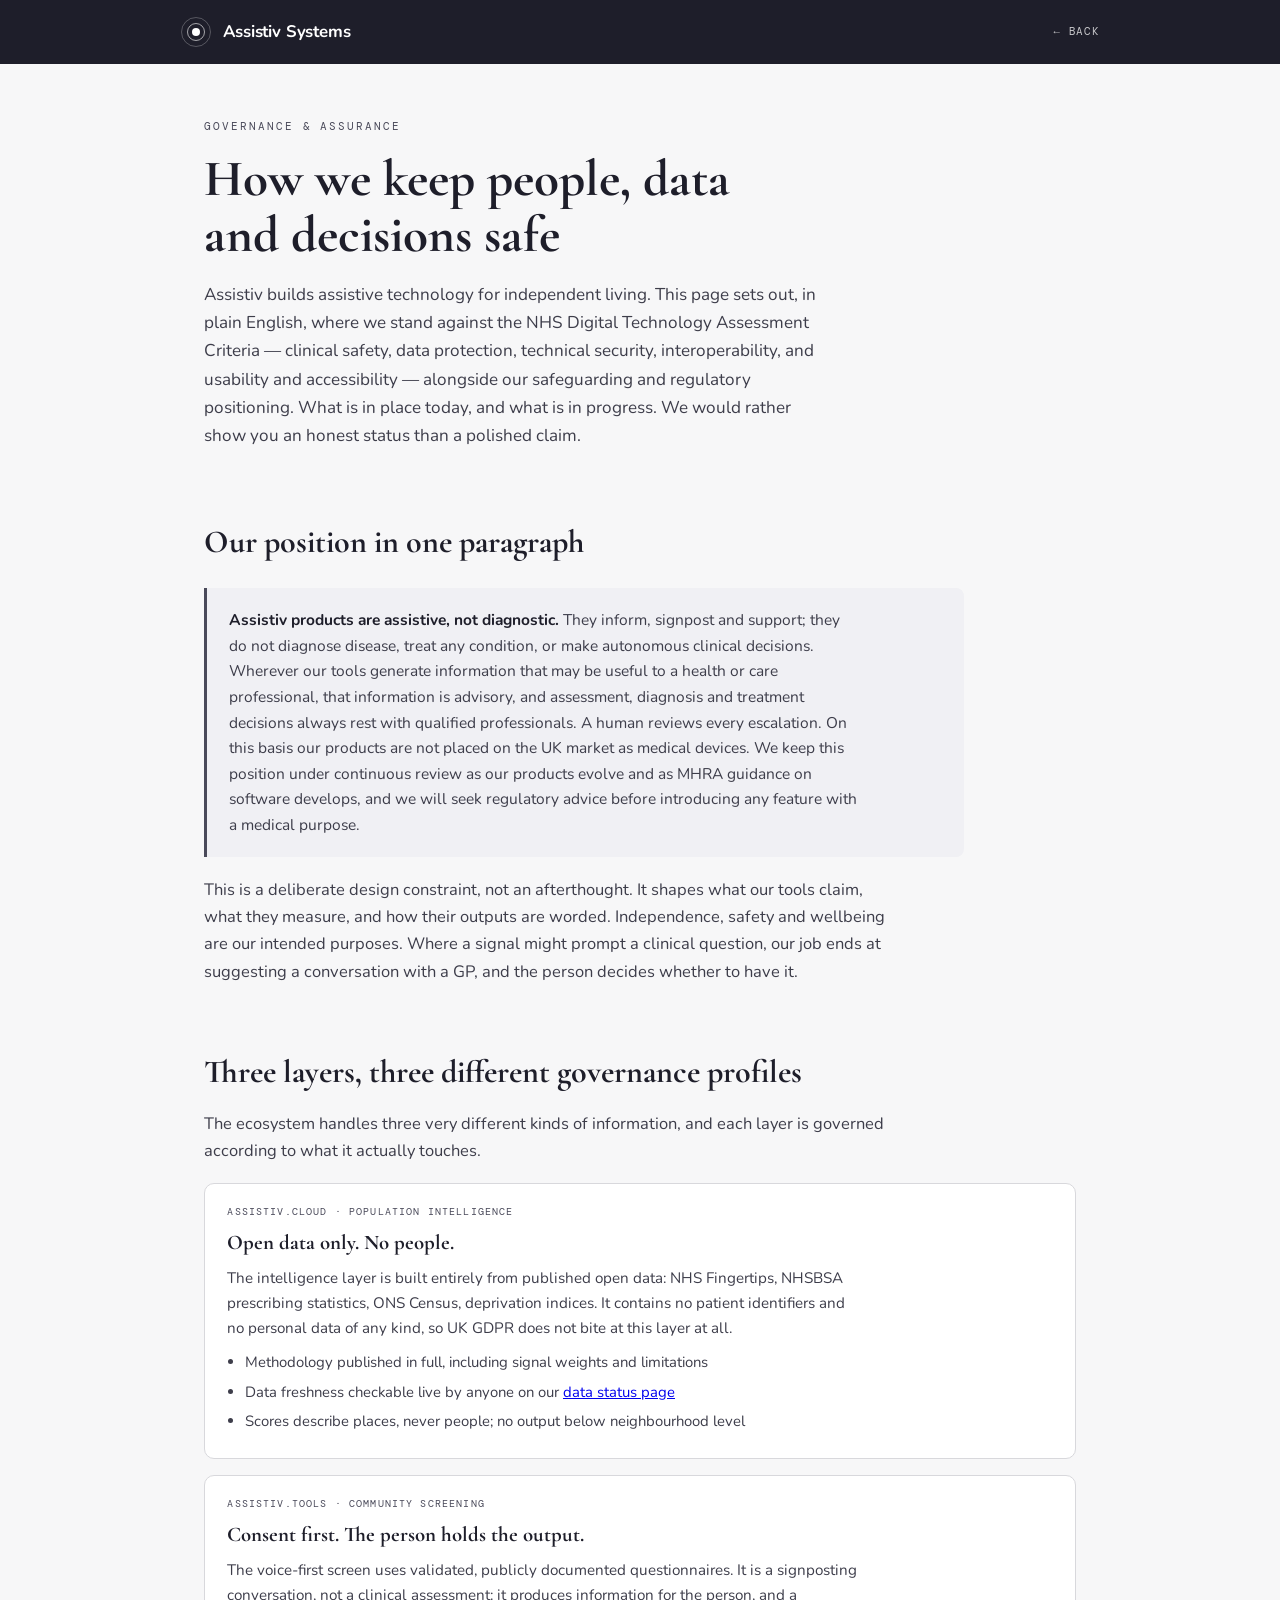
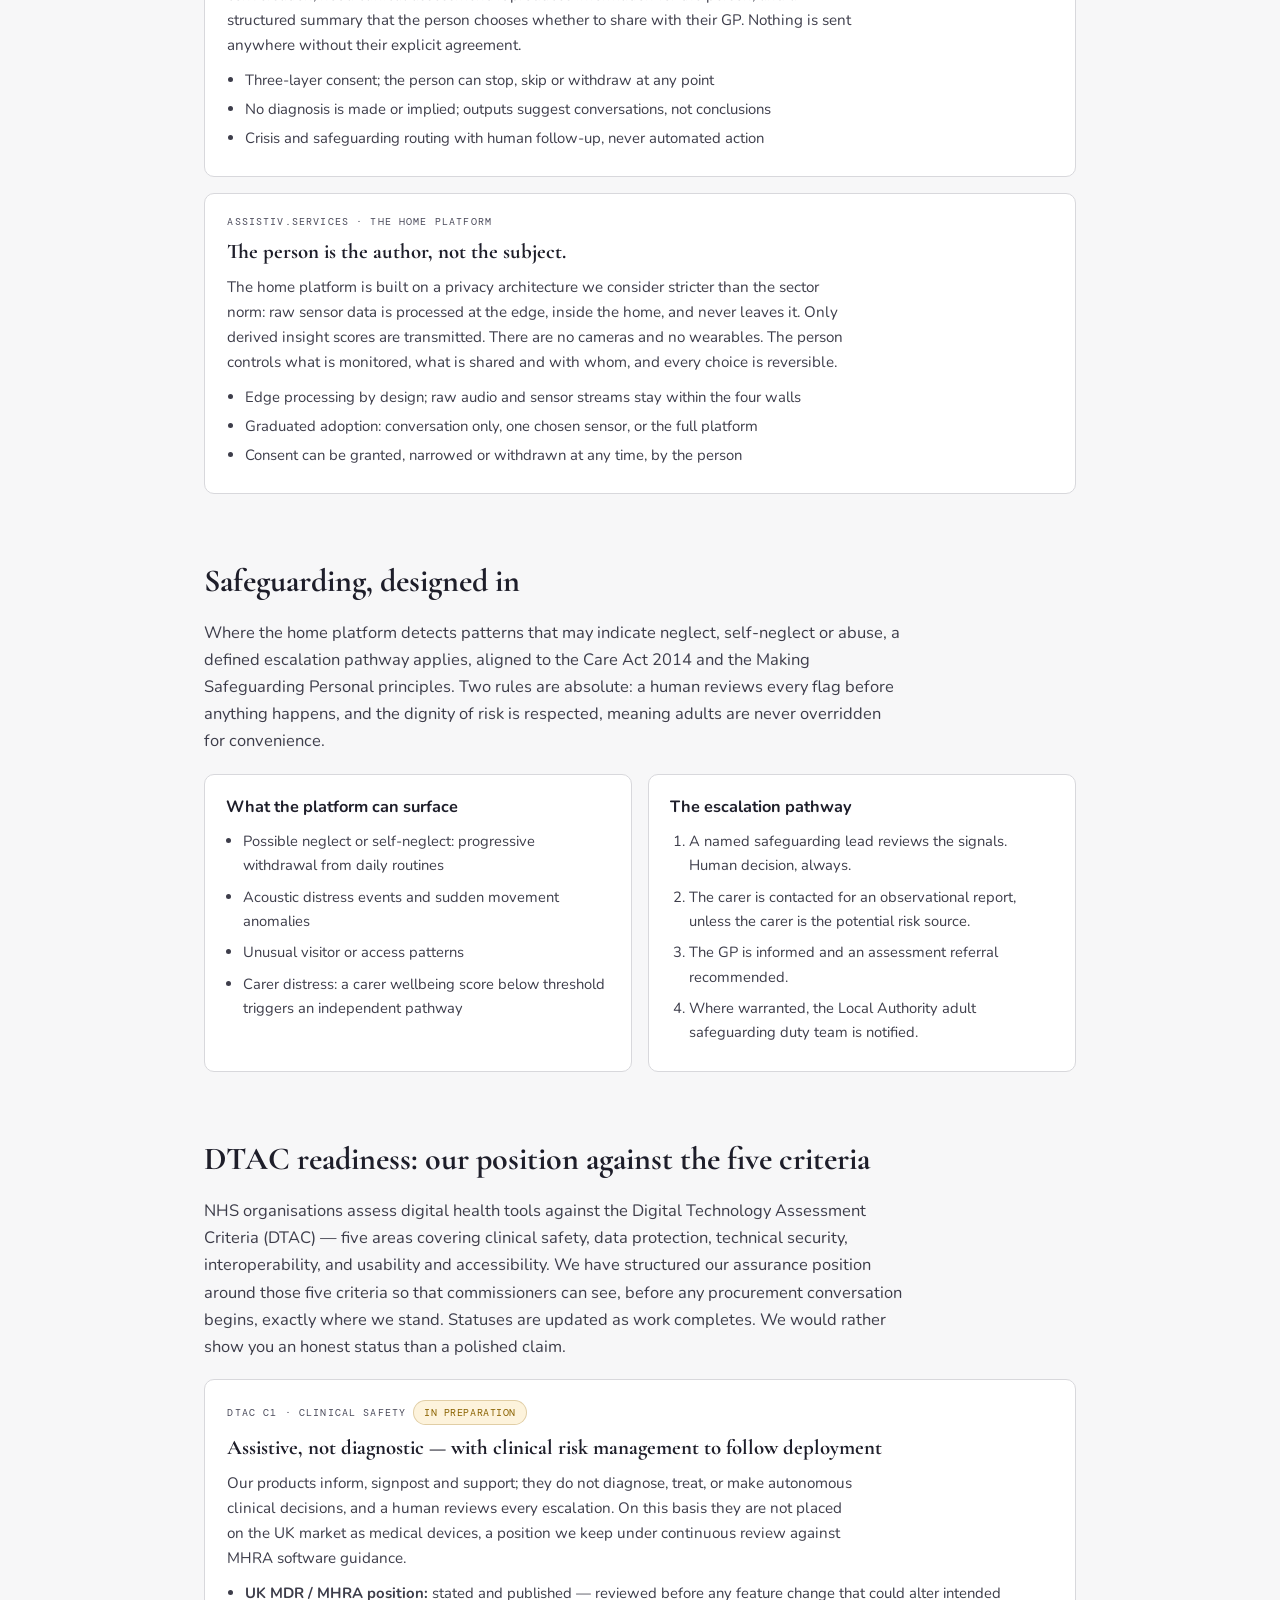
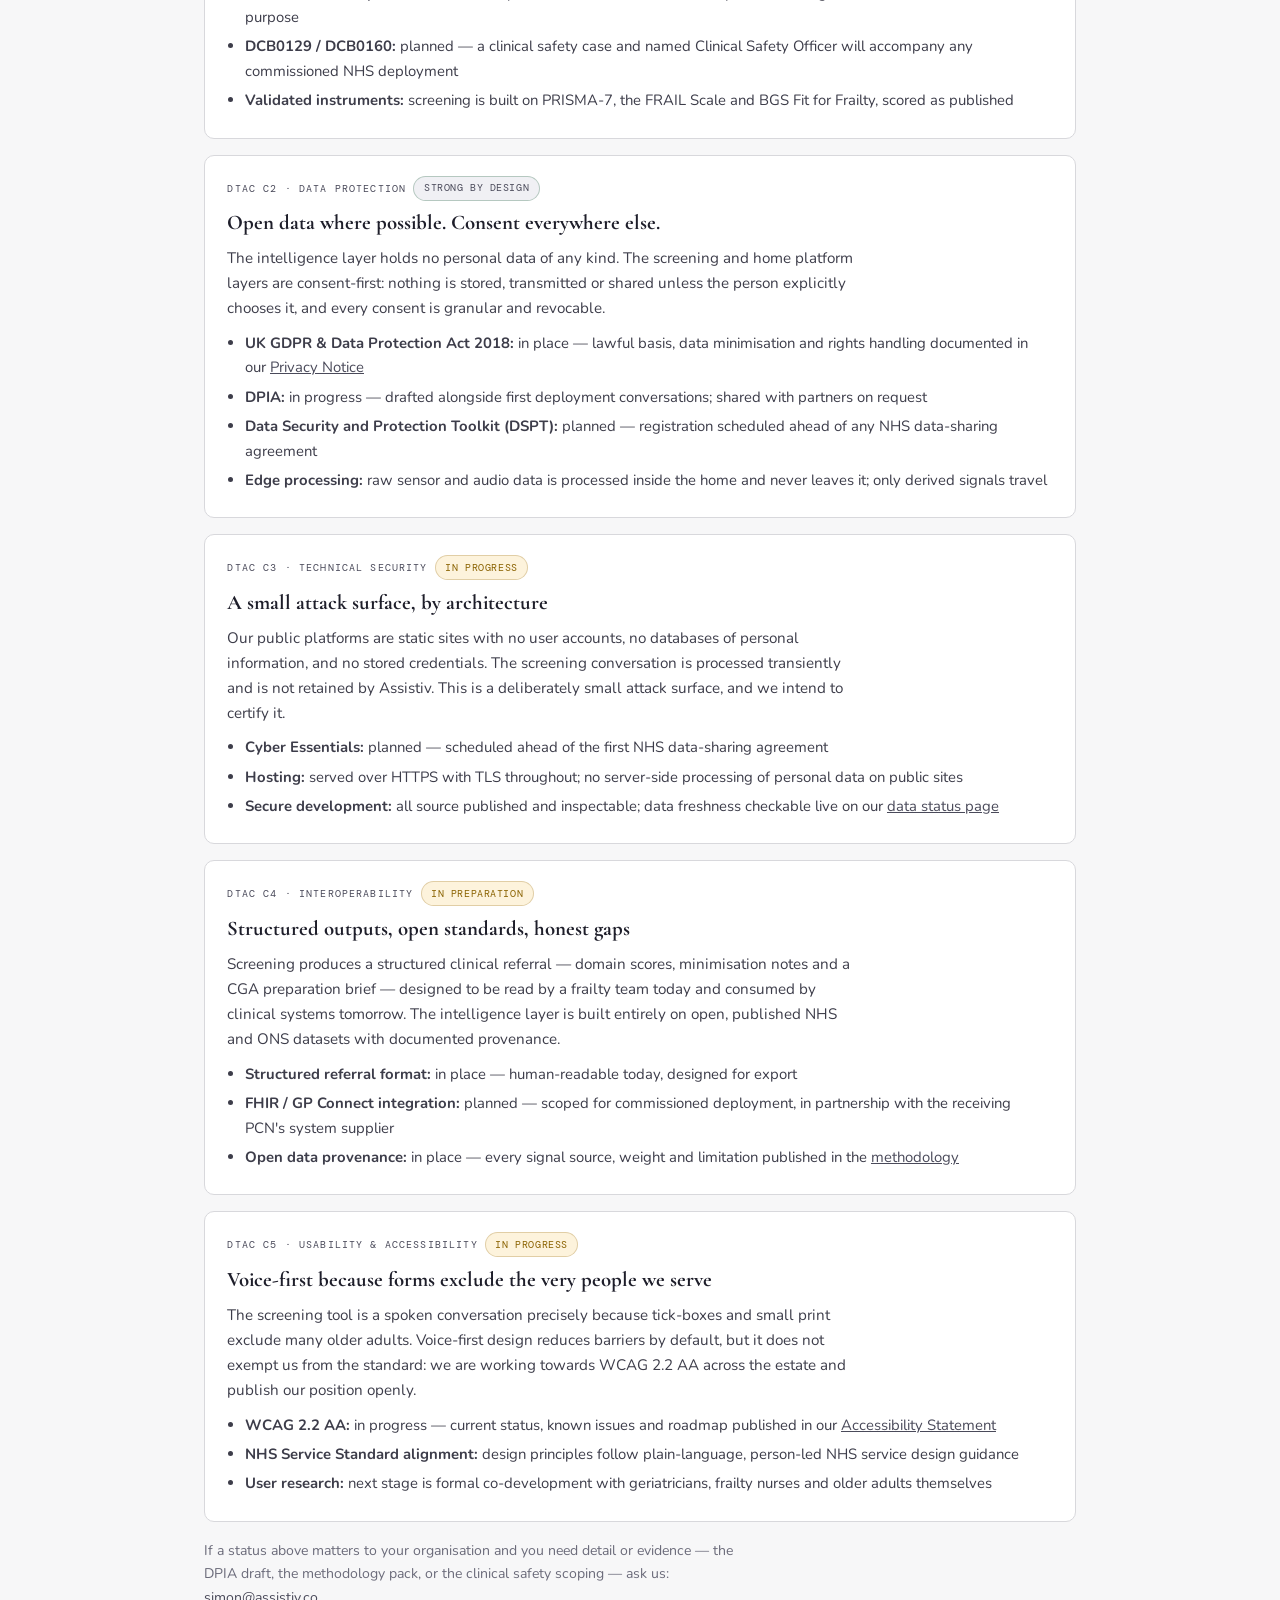
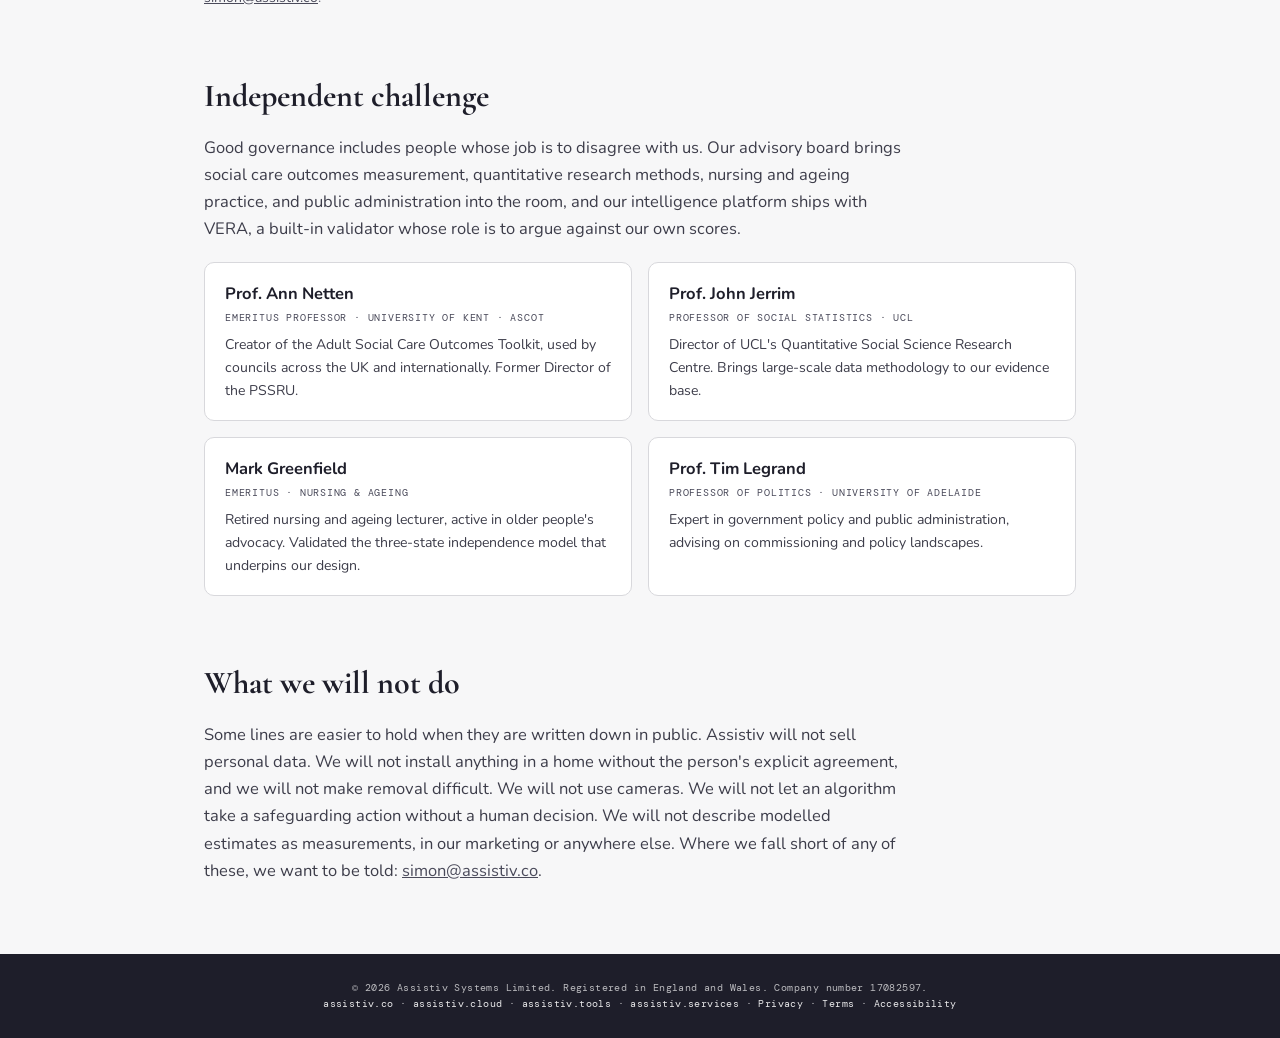
<file: governance.html>
<!DOCTYPE html>
<html lang="en-GB">
<head>
<link rel="icon" href="/favicon.svg?v=3" type="image/svg+xml" sizes="any">
<link rel="icon" href="/favicon.ico?v=3" sizes="32x32">
<link rel="apple-touch-icon" href="/favicon.svg?v=3">
<link rel="manifest" href="/site.webmanifest">
<meta charset="UTF-8">
<meta name="viewport" content="width=device-width, initial-scale=1.0">
<title>Governance, Assurance &amp; DTAC Readiness — Assistiv Systems</title>
<meta name="description" content="Assistiv's governance and DTAC readiness position: clinical safety, data protection, technical security, interoperability, and usability and accessibility — across assistiv.cloud, assistiv.tools and assistiv.services.">
<link rel="preconnect" href="https://fonts.googleapis.com">
<link rel="preconnect" href="https://fonts.gstatic.com" crossorigin>
<link href="https://fonts.googleapis.com/css2?family=Cormorant+Garamond:ital,wght@0,400;0,600;0,700;1,400&family=DM+Mono:wght@300;400;500&family=Nunito:wght@300;400;600;700&display=swap" rel="stylesheet">
<style>
:root {
  --forest:      #1e1e2a;
  --sage:        #4a4a5a;
  --sage-mid:    #6b6b7a;
  --sage-pale:   #f0f0f4;
  --sage-ghost:  rgba(74,74,90,0.07);
  --cream:       #f7f7f8;
  --cream-mid:   #eeeeef;
  --cream-dark:  #d8d8dc;
  --amber:       #8a6200;
  --amber-pale:  #fdf3dc;
  --blue:        #1e3a7a;
  --ink:         #1a1a24;
  --ink-mid:     #3d3d4a;
  --ink-muted:   #6b6b7a;
  --serif: 'Cormorant Garamond', Georgia, serif;
  --mono:  'DM Mono', monospace;
  --sans:  'Nunito', system-ui, sans-serif;
  --radius: 8px;
}
*, *::before, *::after { box-sizing: border-box; margin: 0; padding: 0; }
body {
  background: var(--cream); color: var(--ink);
  font-family: var(--sans); font-size: 16.5px; line-height: 1.65;
  -webkit-font-smoothing: antialiased;
}

nav {
  background: var(--forest); height: 64px; padding: 0 1.5rem;
  display: flex; align-items: center; position: sticky; top: 0; z-index: 100;
}
.nav-inner { width: 100%; max-width: 920px; margin: 0 auto; display: flex; align-items: center; justify-content: space-between; }
.logo { display: flex; align-items: center; gap: 0.7rem; text-decoration: none; }
/* pulse-ring logo rendered inline as SVG */
.logo-name { font-weight: 700; font-size: 1.05rem; color: #fff; letter-spacing: -0.01em; }
.nav-back { font-family: var(--mono); font-size: 0.66rem; letter-spacing: 0.08em; text-transform: uppercase; color: rgba(255,255,255,0.75); text-decoration: none; }
.nav-back:hover { color: #fff; }

.wrap { max-width: 920px; margin: 0 auto; padding: 0 1.5rem; }

header.hero { padding: 3.4rem 0 2.2rem; }
.eyebrow { font-family: var(--mono); font-size: 0.68rem; letter-spacing: 0.18em; text-transform: uppercase; color: var(--sage); margin-bottom: 0.9rem; }
h1 { font-family: var(--serif); font-size: clamp(2.1rem, 4.4vw, 3.2rem); font-weight: 700; line-height: 1.1; color: var(--forest); max-width: 22ch; }
.lede { margin-top: 1.1rem; max-width: 62ch; font-size: 1.07rem; color: var(--ink-mid); }

section { padding: 1.9rem 0; }
h2 { font-family: var(--serif); font-size: clamp(1.5rem, 2.8vw, 2rem); font-weight: 700; color: var(--forest); margin-bottom: 0.7rem; }
h3 { font-family: var(--sans); font-weight: 700; font-size: 1.02rem; color: var(--forest); margin: 1.1rem 0 0.3rem; }
p + p { margin-top: 0.7rem; }
p { max-width: 70ch; color: var(--ink-mid); }
.rule { border: none; border-top: 1px solid var(--cream-dark); margin: 0.4rem 0; }

.keybox {
  background: var(--sage-pale); border-left: 3px solid var(--sage);
  border-radius: 0 var(--radius) var(--radius) 0; padding: 1.2rem 1.4rem;
  margin: 1.2rem 0; max-width: 760px;
}
.keybox p { color: var(--ink-mid); font-size: 0.97rem; }
.keybox strong { color: var(--forest); }

.layer-grid { display: grid; gap: 1rem; margin-top: 1.2rem; }
.layer {
  background: #fff; border: 1px solid var(--cream-dark); border-radius: 10px;
  padding: 1.25rem 1.4rem;
}
.layer .tag {
  font-family: var(--mono); font-size: 0.6rem; letter-spacing: 0.12em;
  text-transform: uppercase; color: var(--sage); margin-bottom: 0.35rem;
}
.layer h3 { margin: 0 0 0.35rem; font-family: var(--serif); font-size: 1.3rem; }
.layer p { font-size: 0.95rem; }
.layer ul { margin: 0.6rem 0 0 1.1rem; }
.layer li { font-size: 0.93rem; color: var(--ink-mid); margin-bottom: 0.3rem; }

table.status {
  width: 100%; border-collapse: collapse; margin-top: 1.2rem;
  background: #fff; border: 1px solid var(--cream-dark); border-radius: 10px; overflow: hidden;
}
table.status th, table.status td {
  text-align: left; padding: 0.75rem 1rem; border-bottom: 1px solid var(--cream-mid);
  font-size: 0.92rem; vertical-align: top;
}
table.status th {
  font-family: var(--mono); font-size: 0.62rem; letter-spacing: 0.1em;
  text-transform: uppercase; color: var(--ink-muted); background: var(--cream-mid);
}
table.status tr:last-child td { border-bottom: none; }
td .what { font-weight: 700; color: var(--forest); }
td .why { display: block; color: var(--ink-muted); font-size: 0.84rem; margin-top: 0.15rem; }
.badge {
  display: inline-block; font-family: var(--mono); font-size: 0.6rem;
  letter-spacing: 0.06em; text-transform: uppercase; padding: 0.22rem 0.6rem;
  border-radius: 14px; white-space: nowrap;
}
.badge.live    { background: var(--sage-pale); color: var(--sage); border: 1px solid rgba(45,107,71,0.3); }
.badge.prog    { background: var(--amber-pale); color: var(--amber); border: 1px solid rgba(138,98,0,0.25); }
.badge.planned { background: var(--cream-mid); color: var(--ink-muted); border: 1px solid var(--cream-dark); }

.sg-grid { display: grid; grid-template-columns: 1fr 1fr; gap: 1rem; margin-top: 1.2rem; }
.sg {
  background: #fff; border: 1px solid var(--cream-dark); border-radius: 10px; padding: 1.2rem 1.3rem;
}
.sg h3 { margin-top: 0; }
.sg ol { margin: 0.5rem 0 0 1.2rem; }
.sg li { font-size: 0.92rem; color: var(--ink-mid); margin-bottom: 0.45rem; }

.advisors { display: grid; grid-template-columns: 1fr 1fr; gap: 1rem; margin-top: 1.2rem; }
.adv { background: #fff; border: 1px solid var(--cream-dark); border-radius: 10px; padding: 1.1rem 1.25rem; }
.adv .name { font-weight: 700; color: var(--forest); }
.adv .role { font-family: var(--mono); font-size: 0.62rem; letter-spacing: 0.08em; text-transform: uppercase; color: var(--sage); margin: 0.15rem 0 0.4rem; }
.adv p { font-size: 0.88rem; }

footer {
  margin-top: 2.5rem; background: var(--forest); color: rgba(255,255,255,0.7);
  padding: 1.6rem 1.5rem; text-align: center;
  font-family: var(--mono); font-size: 0.62rem; letter-spacing: 0.04em;
}
footer a { color: rgba(255,255,255,0.9); text-decoration: none; }
footer a:hover { text-decoration: underline; }

@media (max-width: 680px) {
  .sg-grid, .advisors { grid-template-columns: 1fr; }
  table.status th:nth-child(3), table.status td:nth-child(3) { display: none; }
}
</style>
  <link rel="stylesheet" href="/mobile.css">
</head>
<body>

<nav>
  <div class="nav-inner">
    <a href="/" class="logo">
      <div style="position:relative;width:32px;height:32px;flex-shrink:0;">
        <div style="border-radius:50%;position:absolute;top:50%;left:50%;transform:translate(-50%,-50%);width:8px;height:8px;background:#ffffff;z-index:2;"></div>
        <div style="border-radius:50%;position:absolute;top:50%;left:50%;transform:translate(-50%,-50%);width:18px;height:18px;border:1.5px solid rgba(255,255,255,0.6);"></div>
        <div style="border-radius:50%;position:absolute;top:50%;left:50%;transform:translate(-50%,-50%);width:30px;height:30px;border:1.5px solid rgba(255,255,255,0.25);"></div>
      </div>
      <span class="logo-name">Assistiv Systems</span>
    </a>
    <a href="/" class="nav-back">&#8592; Back</a>
  </div>
</nav>

<div class="wrap">

<header class="hero">
  <div class="eyebrow">Governance &amp; assurance</div>
  <h1>How we keep people, data and decisions safe</h1>
  <p class="lede">
    Assistiv builds assistive technology for independent living. This page sets out, in plain
    English, where we stand against the NHS Digital Technology Assessment Criteria — clinical
    safety, data protection, technical security, interoperability, and usability and
    accessibility — alongside our safeguarding and regulatory positioning. What is in place
    today, and what is in progress. We would rather show you an honest status than a
    polished claim.
  </p>
</header>

<section>
  <h2>Our position in one paragraph</h2>
  <div class="keybox">
    <p>
      <strong>Assistiv products are assistive, not diagnostic.</strong> They inform, signpost
      and support; they do not diagnose disease, treat any condition, or make autonomous
      clinical decisions. Wherever our tools generate information that may be useful to a
      health or care professional, that information is advisory, and assessment, diagnosis
      and treatment decisions always rest with qualified professionals. A human reviews every
      escalation. On this basis our products are not placed on the UK market as medical
      devices. We keep this position under continuous review as our products evolve and as
      MHRA guidance on software develops, and we will seek regulatory advice before
      introducing any feature with a medical purpose.
    </p>
  </div>
  <p>
    This is a deliberate design constraint, not an afterthought. It shapes what our tools
    claim, what they measure, and how their outputs are worded. Independence, safety and
    wellbeing are our intended purposes. Where a signal might prompt a clinical question,
    our job ends at suggesting a conversation with a GP, and the person decides whether to
    have it.
  </p>
</section>

<section>
  <h2>Three layers, three different governance profiles</h2>
  <p>
    The ecosystem handles three very different kinds of information, and each layer is
    governed according to what it actually touches.
  </p>
  <div class="layer-grid">

    <div class="layer">
      <div class="tag">assistiv.cloud · population intelligence</div>
      <h3>Open data only. No people.</h3>
      <p>
        The intelligence layer is built entirely from published open data: NHS Fingertips,
        NHSBSA prescribing statistics, ONS Census, deprivation indices. It contains no
        patient identifiers and no personal data of any kind, so UK GDPR does not bite at
        this layer at all.
      </p>
      <ul>
        <li>Methodology published in full, including signal weights and limitations</li>
        <li>Data freshness checkable live by anyone on our <a href="https://www.assistiv.cloud/datastatus/">data status page</a></li>
        <li>Scores describe places, never people; no output below neighbourhood level</li>
      </ul>
    </div>

    <div class="layer">
      <div class="tag">assistiv.tools · community screening</div>
      <h3>Consent first. The person holds the output.</h3>
      <p>
        The voice-first screen uses validated, publicly documented questionnaires. It is a
        signposting conversation, not a clinical assessment: it produces information for the
        person, and a structured summary that the person chooses whether to share with
        their GP. Nothing is sent anywhere without their explicit agreement.
      </p>
      <ul>
        <li>Three-layer consent; the person can stop, skip or withdraw at any point</li>
        <li>No diagnosis is made or implied; outputs suggest conversations, not conclusions</li>
        <li>Crisis and safeguarding routing with human follow-up, never automated action</li>
      </ul>
    </div>

    <div class="layer">
      <div class="tag">assistiv.services · the home platform</div>
      <h3>The person is the author, not the subject.</h3>
      <p>
        The home platform is built on a privacy architecture we consider stricter than the
        sector norm: raw sensor data is processed at the edge, inside the home, and never
        leaves it. Only derived insight scores are transmitted. There are no cameras and no
        wearables. The person controls what is monitored, what is shared and with whom, and
        every choice is reversible.
      </p>
      <ul>
        <li>Edge processing by design; raw audio and sensor streams stay within the four walls</li>
        <li>Graduated adoption: conversation only, one chosen sensor, or the full platform</li>
        <li>Consent can be granted, narrowed or withdrawn at any time, by the person</li>
      </ul>
    </div>

  </div>
</section>

<section>
  <h2>Safeguarding, designed in</h2>
  <p>
    Where the home platform detects patterns that may indicate neglect, self-neglect or
    abuse, a defined escalation pathway applies, aligned to the Care Act 2014 and the
    Making Safeguarding Personal principles. Two rules are absolute: a human reviews every
    flag before anything happens, and the dignity of risk is respected, meaning adults are
    never overridden for convenience.
  </p>
  <div class="sg-grid">
    <div class="sg">
      <h3>What the platform can surface</h3>
      <ul class="adv-list" style="margin:0.5rem 0 0 1.1rem">
        <li>Possible neglect or self-neglect: progressive withdrawal from daily routines</li>
        <li>Acoustic distress events and sudden movement anomalies</li>
        <li>Unusual visitor or access patterns</li>
        <li>Carer distress: a carer wellbeing score below threshold triggers an independent pathway</li>
      </ul>
    </div>
    <div class="sg">
      <h3>The escalation pathway</h3>
      <ol>
        <li>A named safeguarding lead reviews the signals. Human decision, always.</li>
        <li>The carer is contacted for an observational report, unless the carer is the potential risk source.</li>
        <li>The GP is informed and an assessment referral recommended.</li>
        <li>Where warranted, the Local Authority adult safeguarding duty team is notified.</li>
      </ol>
    </div>
  </div>
</section>

<section id="dtac">
  <h2>DTAC readiness: our position against the five criteria</h2>
  <p>
    NHS organisations assess digital health tools against the Digital Technology Assessment
    Criteria (DTAC) — five areas covering clinical safety, data protection, technical
    security, interoperability, and usability and accessibility. We have structured our
    assurance position around those five criteria so that commissioners can see, before any
    procurement conversation begins, exactly where we stand. Statuses are updated as work
    completes. We would rather show you an honest status than a polished claim.
  </p>

  <div class="layer-grid">

    <div class="layer">
      <div class="tag">DTAC C1 · Clinical safety <span class="badge prog">In preparation</span></div>
      <h3>Assistive, not diagnostic — with clinical risk management to follow deployment</h3>
      <p>
        Our products inform, signpost and support; they do not diagnose, treat, or make
        autonomous clinical decisions, and a human reviews every escalation. On this basis
        they are not placed on the UK market as medical devices, a position we keep under
        continuous review against MHRA software guidance.
      </p>
      <ul>
        <li><strong>UK MDR / MHRA position:</strong> stated and published — reviewed before any feature change that could alter intended purpose</li>
        <li><strong>DCB0129 / DCB0160:</strong> planned — a clinical safety case and named Clinical Safety Officer will accompany any commissioned NHS deployment</li>
        <li><strong>Validated instruments:</strong> screening is built on PRISMA-7, the FRAIL Scale and BGS Fit for Frailty, scored as published</li>
      </ul>
    </div>

    <div class="layer">
      <div class="tag">DTAC C2 · Data protection <span class="badge live">Strong by design</span></div>
      <h3>Open data where possible. Consent everywhere else.</h3>
      <p>
        The intelligence layer holds no personal data of any kind. The screening and home
        platform layers are consent-first: nothing is stored, transmitted or shared unless
        the person explicitly chooses it, and every consent is granular and revocable.
      </p>
      <ul>
        <li><strong>UK GDPR &amp; Data Protection Act 2018:</strong> in place — lawful basis, data minimisation and rights handling documented in our <a href="privacy.html" style="color:var(--sage)">Privacy Notice</a></li>
        <li><strong>DPIA:</strong> in progress — drafted alongside first deployment conversations; shared with partners on request</li>
        <li><strong>Data Security and Protection Toolkit (DSPT):</strong> planned — registration scheduled ahead of any NHS data-sharing agreement</li>
        <li><strong>Edge processing:</strong> raw sensor and audio data is processed inside the home and never leaves it; only derived signals travel</li>
      </ul>
    </div>

    <div class="layer">
      <div class="tag">DTAC C3 · Technical security <span class="badge prog">In progress</span></div>
      <h3>A small attack surface, by architecture</h3>
      <p>
        Our public platforms are static sites with no user accounts, no databases of personal
        information, and no stored credentials. The screening conversation is processed
        transiently and is not retained by Assistiv. This is a deliberately small attack
        surface, and we intend to certify it.
      </p>
      <ul>
        <li><strong>Cyber Essentials:</strong> planned — scheduled ahead of the first NHS data-sharing agreement</li>
        <li><strong>Hosting:</strong> served over HTTPS with TLS throughout; no server-side processing of personal data on public sites</li>
        <li><strong>Secure development:</strong> all source published and inspectable; data freshness checkable live on our <a href="https://www.assistiv.cloud/datastatus/" style="color:var(--sage)">data status page</a></li>
      </ul>
    </div>

    <div class="layer">
      <div class="tag">DTAC C4 · Interoperability <span class="badge prog">In preparation</span></div>
      <h3>Structured outputs, open standards, honest gaps</h3>
      <p>
        Screening produces a structured clinical referral — domain scores, minimisation
        notes and a CGA preparation brief — designed to be read by a frailty team today and
        consumed by clinical systems tomorrow. The intelligence layer is built entirely on
        open, published NHS and ONS datasets with documented provenance.
      </p>
      <ul>
        <li><strong>Structured referral format:</strong> in place — human-readable today, designed for export</li>
        <li><strong>FHIR / GP Connect integration:</strong> planned — scoped for commissioned deployment, in partnership with the receiving PCN's system supplier</li>
        <li><strong>Open data provenance:</strong> in place — every signal source, weight and limitation published in the <a href="https://www.assistiv.cloud/methodology/" style="color:var(--sage)">methodology</a></li>
      </ul>
    </div>

    <div class="layer">
      <div class="tag">DTAC C5 · Usability &amp; accessibility <span class="badge prog">In progress</span></div>
      <h3>Voice-first because forms exclude the very people we serve</h3>
      <p>
        The screening tool is a spoken conversation precisely because tick-boxes and small
        print exclude many older adults. Voice-first design reduces barriers by default, but
        it does not exempt us from the standard: we are working towards WCAG 2.2 AA across
        the estate and publish our position openly.
      </p>
      <ul>
        <li><strong>WCAG 2.2 AA:</strong> in progress — current status, known issues and roadmap published in our <a href="accessibility.html" style="color:var(--sage)">Accessibility Statement</a></li>
        <li><strong>NHS Service Standard alignment:</strong> design principles follow plain-language, person-led NHS service design guidance</li>
        <li><strong>User research:</strong> next stage is formal co-development with geriatricians, frailty nurses and older adults themselves</li>
      </ul>
    </div>

  </div>

  <p style="margin-top:1.1rem; font-size:0.88rem; color:var(--ink-muted)">
    If a status above matters to your organisation and you need detail or evidence — the DPIA
    draft, the methodology pack, or the clinical safety scoping — ask us:
    <a href="mailto:simon@assistiv.co" style="color:var(--sage)">simon@assistiv.co</a>.
  </p>
</section>

<section>
  <h2>Independent challenge</h2>
  <p>
    Good governance includes people whose job is to disagree with us. Our advisory board
    brings social care outcomes measurement, quantitative research methods, nursing and
    ageing practice, and public administration into the room, and our intelligence platform
    ships with VERA, a built-in validator whose role is to argue against our own scores.
  </p>
  <div class="advisors">
    <div class="adv">
      <div class="name">Prof. Ann Netten</div>
      <div class="role">Emeritus Professor · University of Kent · ASCOT</div>
      <p>Creator of the Adult Social Care Outcomes Toolkit, used by councils across the UK and internationally. Former Director of the PSSRU.</p>
    </div>
    <div class="adv">
      <div class="name">Prof. John Jerrim</div>
      <div class="role">Professor of Social Statistics · UCL</div>
      <p>Director of UCL's Quantitative Social Science Research Centre. Brings large-scale data methodology to our evidence base.</p>
    </div>
    <div class="adv">
      <div class="name">Mark Greenfield</div>
      <div class="role">Emeritus · Nursing &amp; Ageing</div>
      <p>Retired nursing and ageing lecturer, active in older people's advocacy. Validated the three-state independence model that underpins our design.</p>
    </div>
    <div class="adv">
      <div class="name">Prof. Tim Legrand</div>
      <div class="role">Professor of Politics · University of Adelaide</div>
      <p>Expert in government policy and public administration, advising on commissioning and policy landscapes.</p>
    </div>
  </div>
</section>

<section>
  <h2>What we will not do</h2>
  <p>
    Some lines are easier to hold when they are written down in public. Assistiv will not
    sell personal data. We will not install anything in a home without the person's explicit
    agreement, and we will not make removal difficult. We will not use cameras. We will not
    let an algorithm take a safeguarding action without a human decision. We will not
    describe modelled estimates as measurements, in our marketing or anywhere else. Where we
    fall short of any of these, we want to be told:
    <a href="mailto:simon@assistiv.co" style="color:var(--sage)">simon@assistiv.co</a>.
  </p>
</section>

</div>

<footer>
  © 2026 Assistiv Systems Limited. Registered in England and Wales. Company number 17082597.<br>
  <a href="https://www.assistiv.co">assistiv.co</a> ·
  <a href="https://www.assistiv.cloud">assistiv.cloud</a> ·
  <a href="https://www.assistiv.tools">assistiv.tools</a> ·
  <a href="https://www.assistiv.services">assistiv.services</a> ·
  <a href="privacy.html">Privacy</a> ·
  <a href="terms.html">Terms</a> ·
  <a href="accessibility.html">Accessibility</a>
</footer>

</body>
</html>
</file>
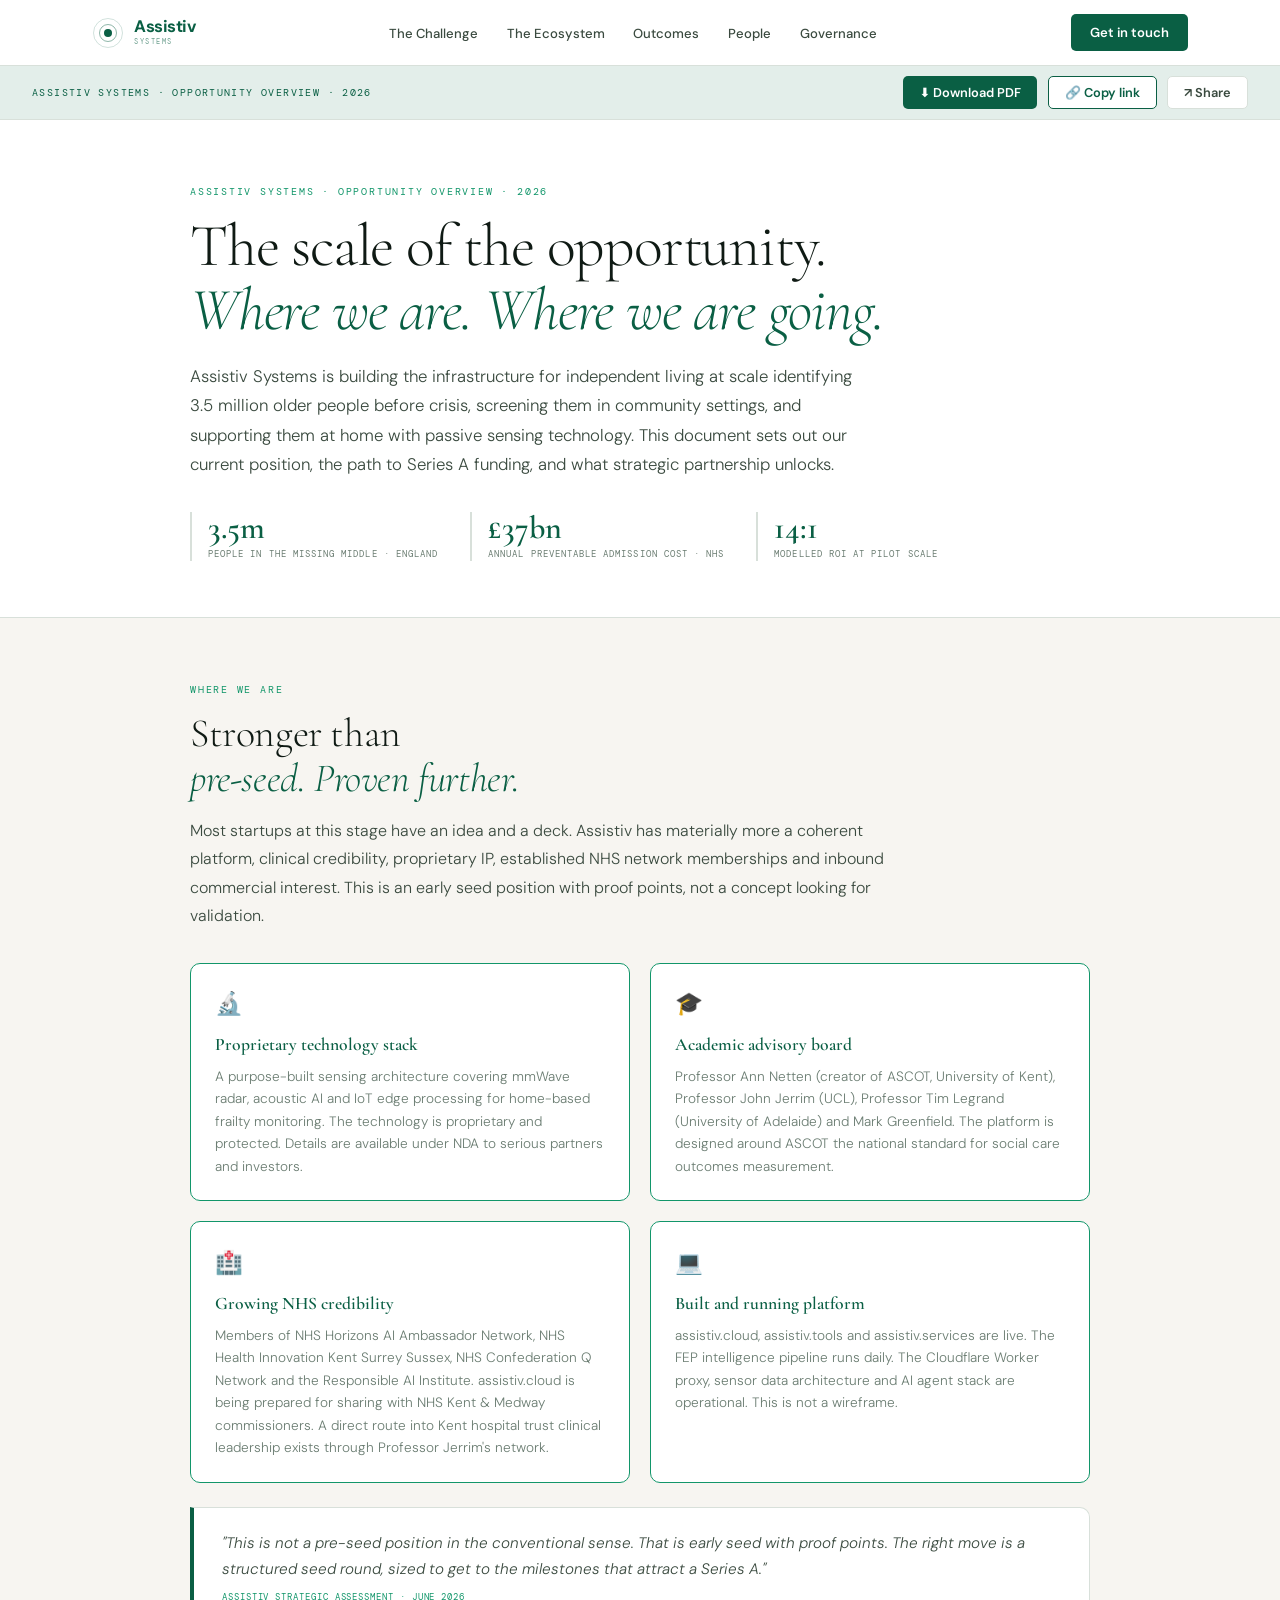
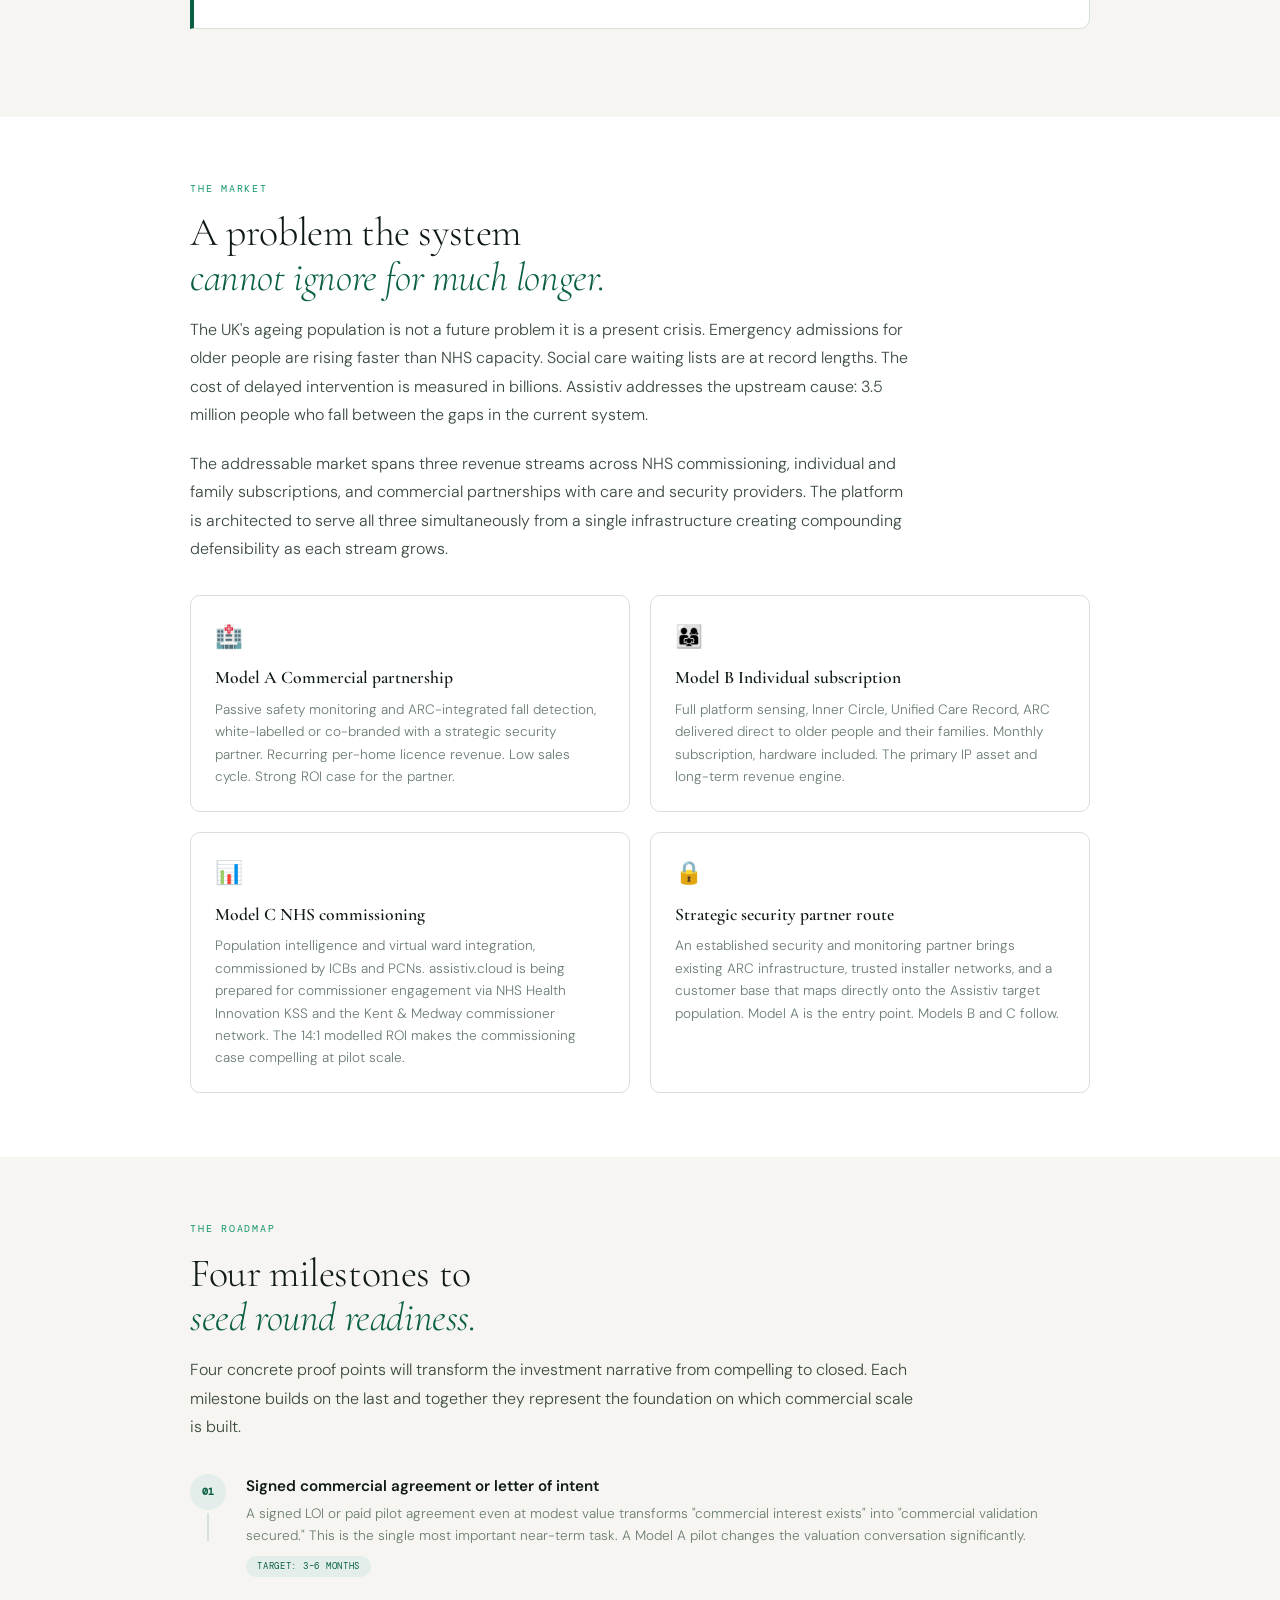
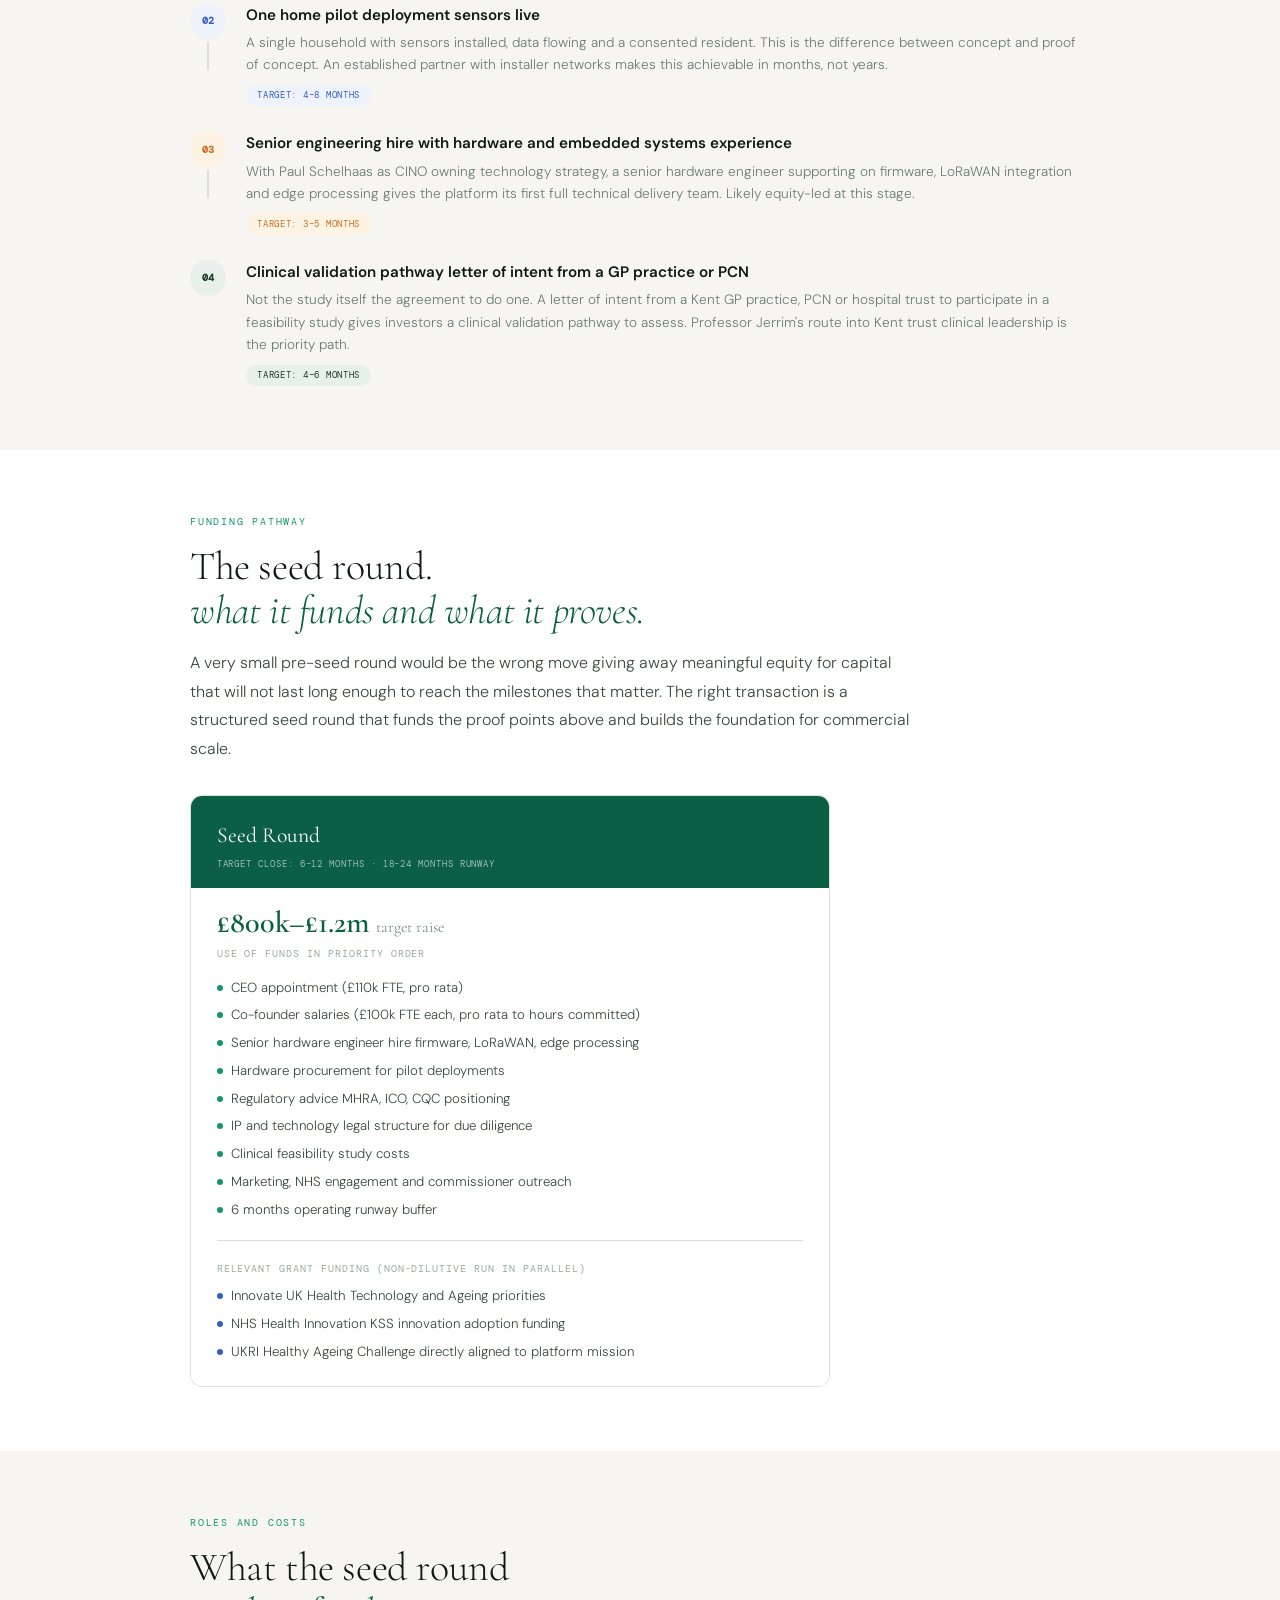
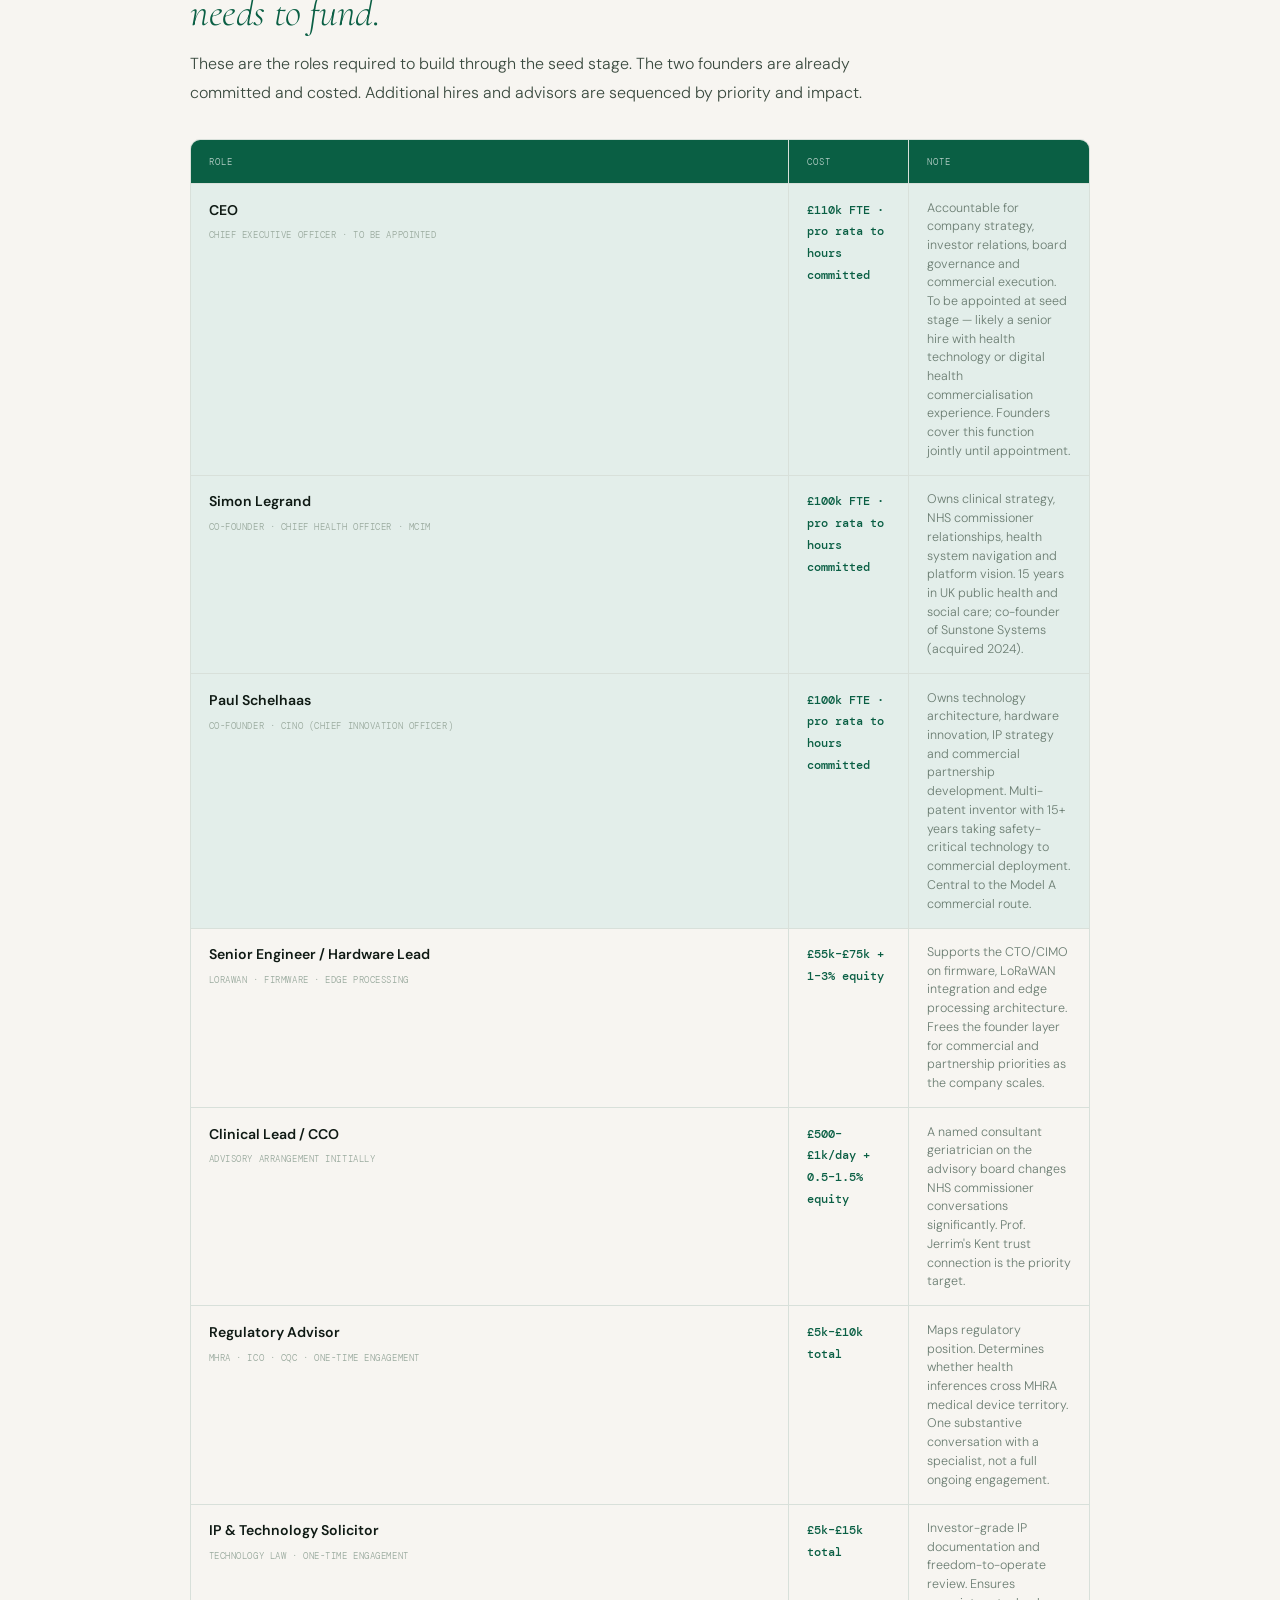
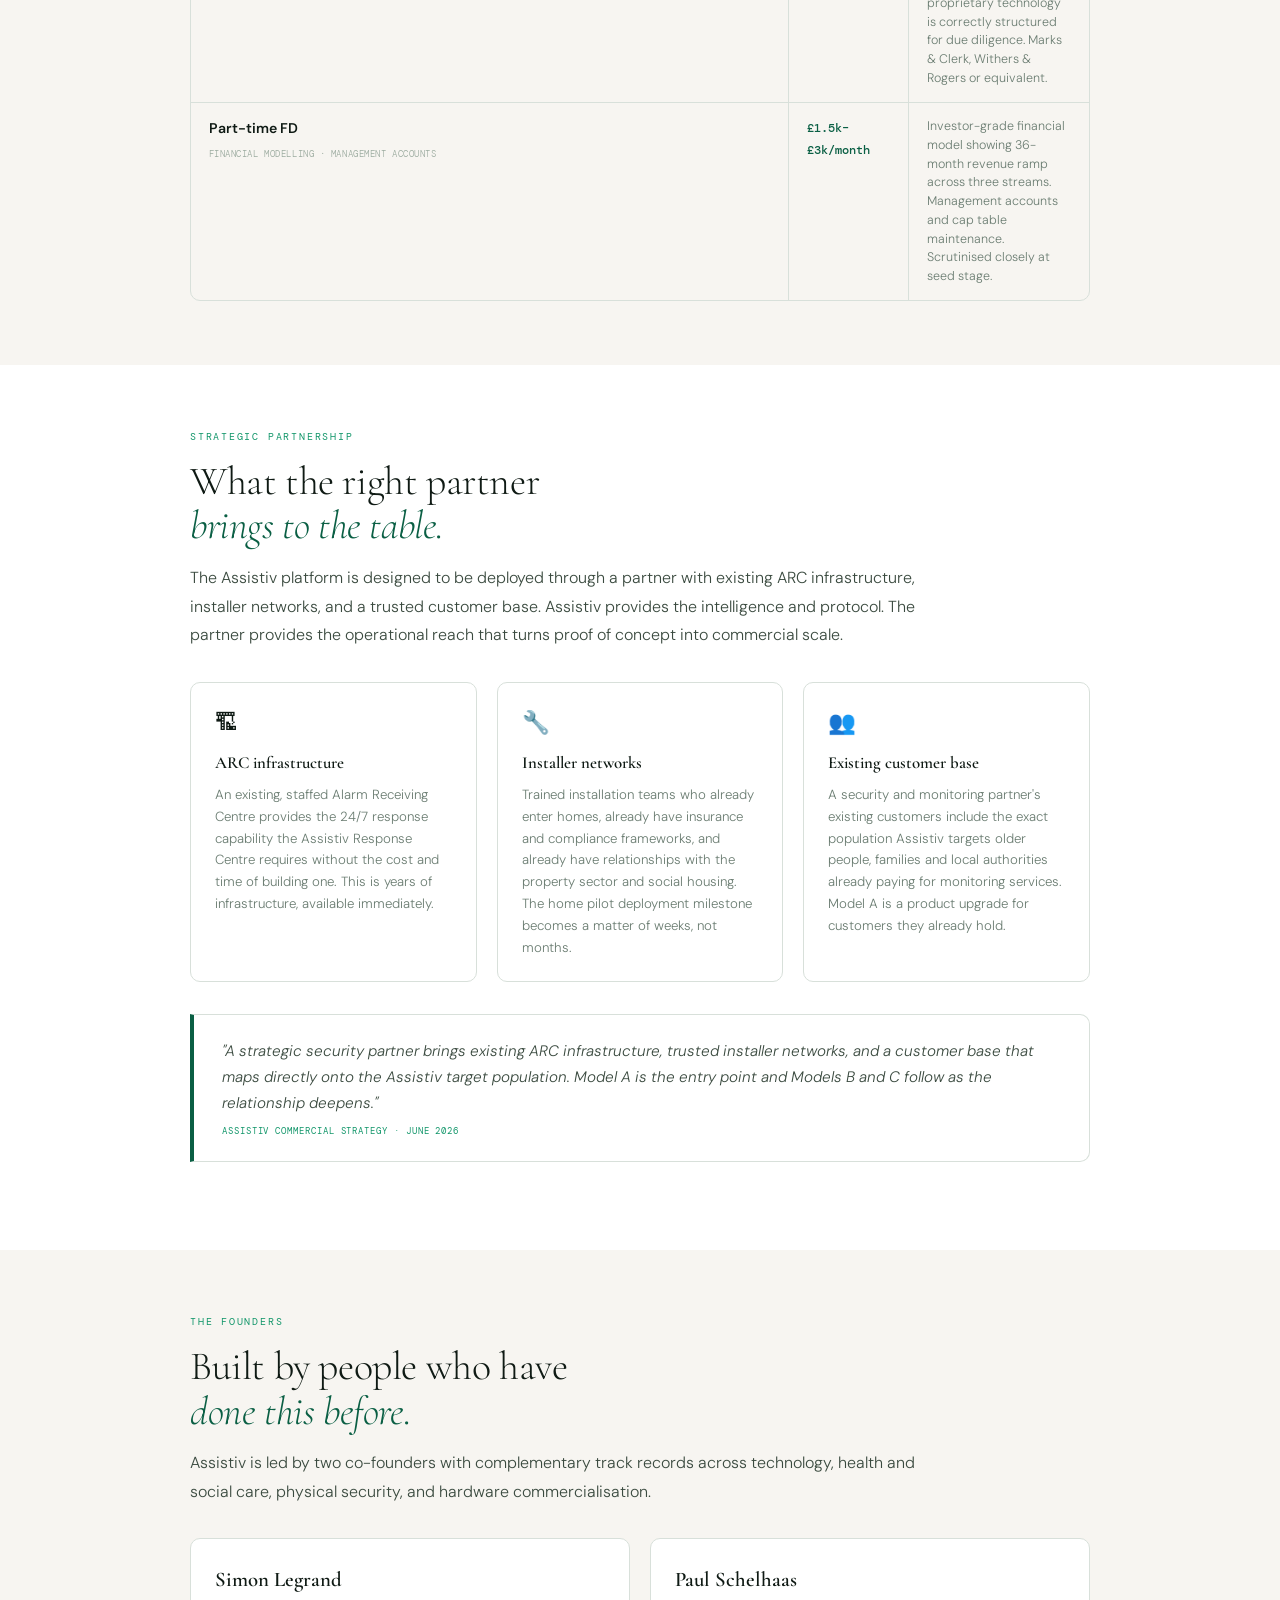
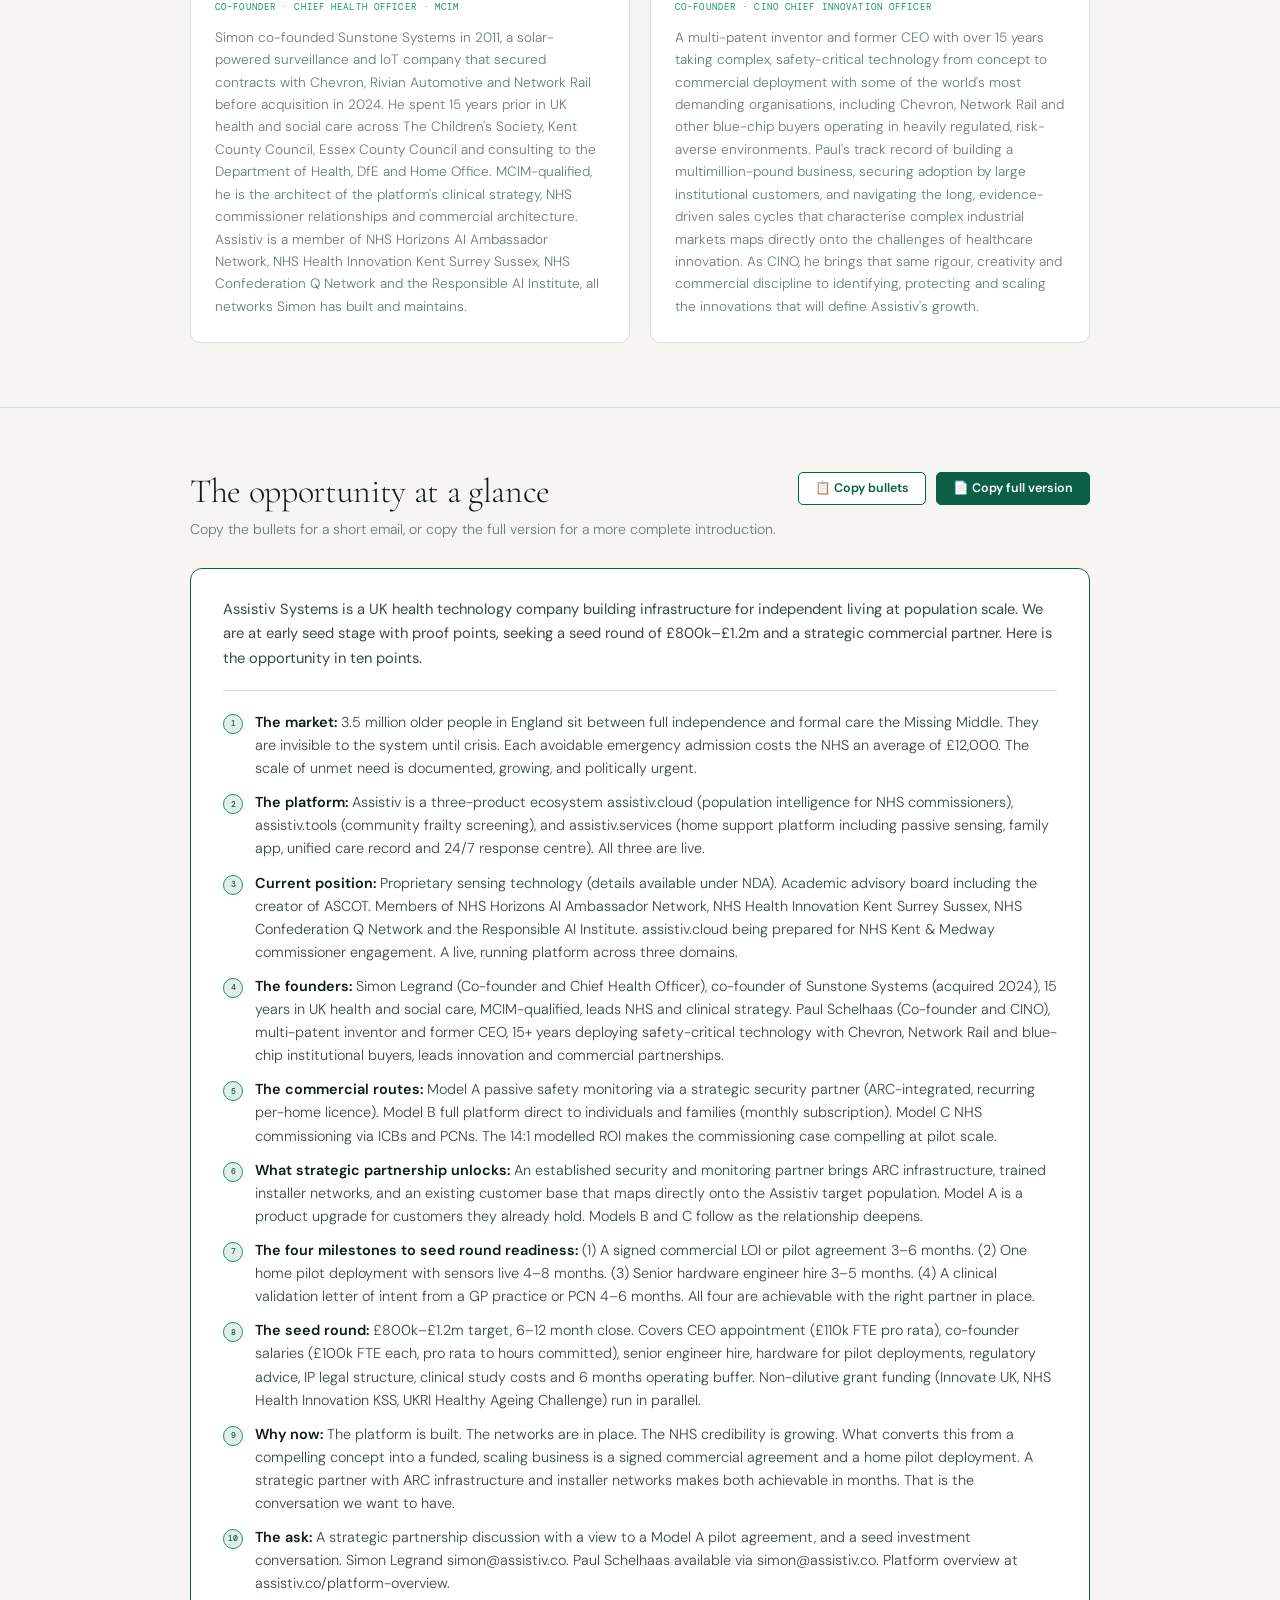
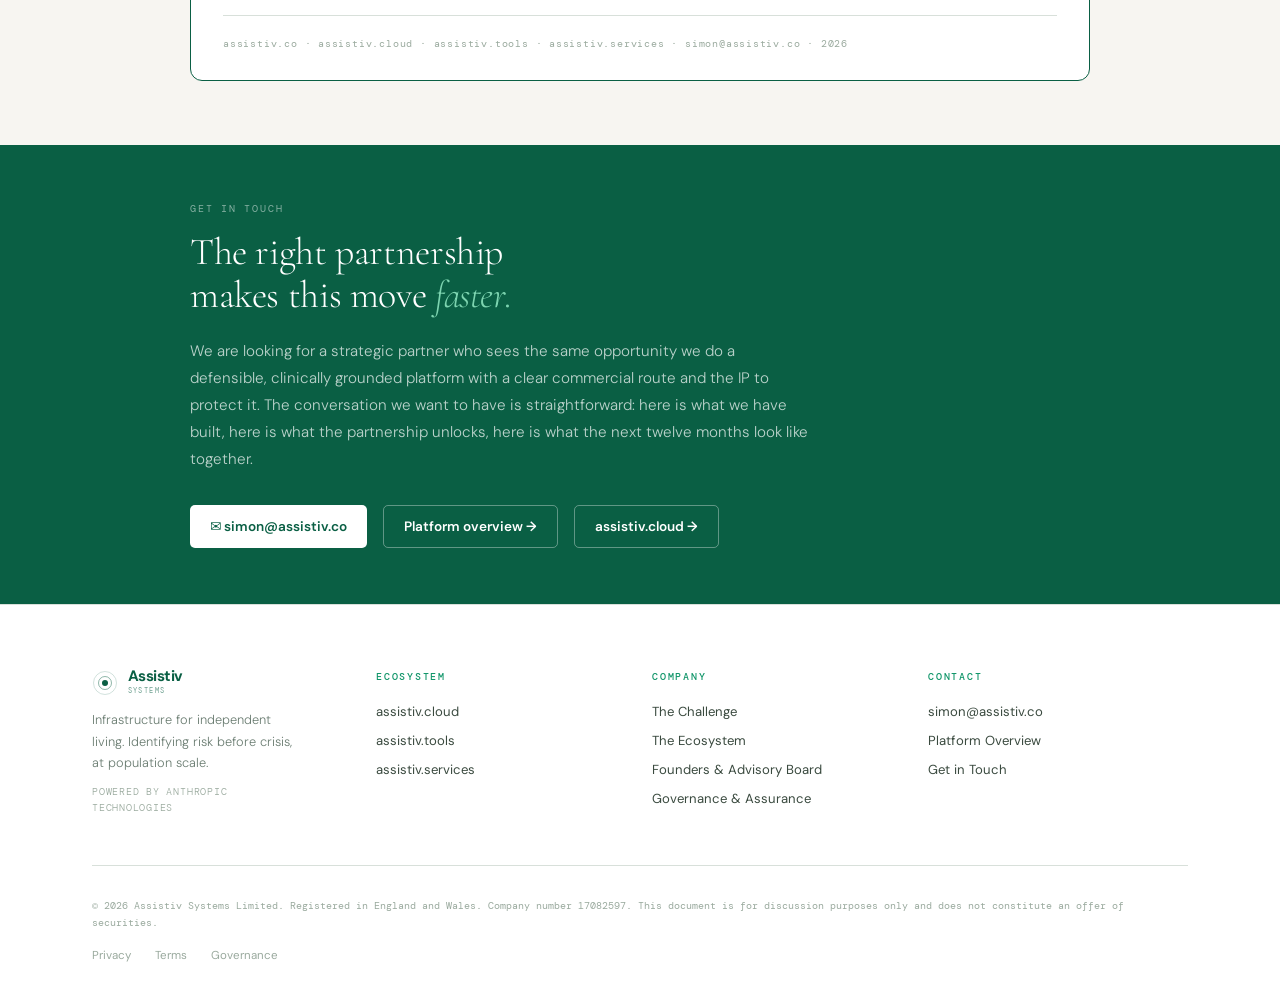
<file: opportunity-overview.html>
<!DOCTYPE html>
<html lang="en-GB">
<head>
<link rel="icon" href="/favicon.svg?v=3" type="image/svg+xml" sizes="any">
<link rel="icon" href="/favicon.ico?v=3" sizes="32x32">
<link rel="apple-touch-icon" href="/favicon.svg?v=3">
<link rel="manifest" href="/site.webmanifest">
<meta charset="UTF-8">
<meta name="viewport" content="width=device-width, initial-scale=1.0, viewport-fit=cover">
<meta name="description" content="Assistiv Systems commercial opportunity overview. The scale of the market, our current position, the path to Series A, and what strategic partnership unlocks.">
<title>Opportunity Overview Assistiv Systems</title>
<link rel="preconnect" href="https://fonts.googleapis.com">
<link rel="preconnect" href="https://fonts.gstatic.com" crossorigin>
<link href="https://fonts.googleapis.com/css2?family=Cormorant+Garamond:ital,wght@0,300;0,400;0,600;1,400&family=DM+Mono:wght@300;400;500&family=DM+Sans:wght@300;400;500;600;700&display=swap" rel="stylesheet">
<style>

/* ── TOKENS ──────────────────────────────────────────────── */
:root {
  --ink:        #0f1a14;
  --ink-mid:    #3a4a3f;
  --ink-soft:   #6b7d72;
  --ink-faint:  #9aaa9e;
  --white:      #ffffff;
  --cream:      #f7f5f1;
  --border:     #d8e0da;

  --g-deep:     #0A5F44;
  --g-mid:      #0f7a57;
  --g-accent:   #12966a;
  --g-pale:     #e3eeea;

  --cloud:      #365EBF;
  --cloud-pale: #eef2fb;
  --tools:      #C4702A;
  --tools-pale: #fdf3e3;
  --serv:       #1a3a2a;
  --serv-pale:  #e8f0eb;

  --serif: 'Cormorant Garamond', Georgia, serif;
  --sans:  'DM Sans', system-ui, sans-serif;
  --mono:  'DM Mono', monospace;
  --ease:  0.22s ease;
}

*, *::before, *::after { box-sizing: border-box; margin: 0; padding: 0; }
html { font-size: 16px; scroll-behavior: smooth; }
body {
  font-family: var(--sans); background: var(--white);
  color: var(--ink); line-height: 1.6;
  -webkit-font-smoothing: antialiased; overflow-x: hidden;
}

/* ── NAV ─────────────────────────────────────────────────── */
#nav {
  position: fixed; top: 0; left: 0; right: 0; z-index: 1000;
  height: 66px; background: rgba(255,255,255,0.97);
  backdrop-filter: blur(14px); border-bottom: 1px solid var(--border);
  display: flex; align-items: center;
}
.nav-inner {
  width: 100%; max-width: 1160px; margin: 0 auto; padding: 0 2rem;
  display: flex; align-items: center; justify-content: space-between; gap: 2rem;
}
.nav-brand { display: flex; align-items: center; gap: 0.65rem; text-decoration: none; }
.nav-logo-mark { position: relative; width: 32px; height: 32px; display: flex; align-items: center; justify-content: center; }
.nav-logo-dot  { border-radius: 50%; position: absolute; }
.nav-logo-core { width: 8px; height: 8px; background: var(--g-deep); z-index: 2; }
.nav-logo-r1   { width: 18px; height: 18px; border: 1.5px solid var(--g-deep); opacity: 0.45; background: none; }
.nav-logo-r2   { width: 30px; height: 30px; border: 1.5px solid var(--g-deep); opacity: 0.18; background: none; }
.nav-wordmark  { display: flex; flex-direction: column; gap: 1px; }
.nav-name { font-family: var(--sans); font-size: 1.05rem; font-weight: 700; letter-spacing: -0.03em; color: var(--g-deep); line-height: 1; }
.nav-sub  { font-family: var(--mono); font-size: 0.45rem; letter-spacing: 0.2em; text-transform: uppercase; color: var(--g-deep); opacity: 0.6; }
.nav-links { display: flex; align-items: center; gap: 1.8rem; list-style: none; }
.nav-links a { font-size: 0.82rem; font-weight: 500; color: var(--ink-mid); text-decoration: none; transition: color var(--ease); }
.nav-links a:hover { color: var(--g-deep); }
.nav-cta {
  font-family: var(--sans); font-size: 0.82rem; font-weight: 600;
  color: var(--white); background: var(--g-deep); padding: 0.5rem 1.2rem;
  border-radius: 5px; text-decoration: none; transition: background var(--ease); white-space: nowrap;
}
.nav-cta:hover { background: var(--g-mid); }
.hamburger { display: none; flex-direction: column; gap: 5px; background: none; border: none; cursor: pointer; padding: 4px; }
.hamburger span { display: block; width: 22px; height: 2px; background: var(--ink); border-radius: 2px; }
.mobile-nav {
  display: none; position: fixed; inset: 0; background: var(--cream); z-index: 998;
  flex-direction: column; align-items: center; justify-content: center; gap: 1.75rem;
}
.mobile-nav.open { display: flex; }
.mobile-nav a { font-family: var(--serif); font-size: 1.8rem; font-weight: 300; color: var(--ink); text-decoration: none; }
.mobile-nav a:hover { color: var(--g-deep); }
.m-close { position: absolute; top: 1.4rem; right: 1.75rem; font-size: 1.4rem; background: none; border: none; cursor: pointer; color: var(--ink); }
@media (max-width: 820px) { .nav-links, .nav-cta { display: none; } .hamburger { display: flex; } }

/* ── FOOTER ──────────────────────────────────────────────── */
footer { background: var(--white); border-top: 1px solid var(--border); padding: 4rem 0 2.25rem; }
.footer-inner { max-width: 1160px; margin: 0 auto; padding: 0 2rem; }
.footer-top { display: grid; grid-template-columns: 220px 1fr; gap: 4rem; padding-bottom: 3rem; border-bottom: 1px solid var(--border); margin-bottom: 2rem; }
.footer-brand { display: flex; align-items: center; gap: 0.6rem; margin-bottom: 0.75rem; }
.footer-tagline { font-size: 0.8rem; font-weight: 300; color: var(--ink-soft); line-height: 1.7; max-width: 200px; }
.footer-nav { display: grid; grid-template-columns: repeat(3,1fr); gap: 1rem; }
.footer-nav-col h5 { font-family: var(--mono); font-size: 0.62rem; font-weight: 500; letter-spacing: 0.18em; text-transform: uppercase; color: var(--g-accent); margin-bottom: 1rem; }
.footer-nav-col a { display: block; font-size: 0.82rem; color: var(--ink-mid); margin-bottom: 0.5rem; text-decoration: none; transition: color var(--ease); }
.footer-nav-col a:hover { color: var(--g-deep); }
.footer-bottom { display: flex; justify-content: space-between; align-items: center; flex-wrap: wrap; gap: 1rem; }
.footer-copy { font-family: var(--mono); font-size: 0.65rem; color: var(--ink-faint); }
.footer-links { display: flex; gap: 1.5rem; }
.footer-links a { font-size: 0.72rem; color: var(--ink-faint); text-decoration: none; transition: color var(--ease); }
.footer-links a:hover { color: var(--g-deep); }
@media (max-width: 820px) { .footer-top { grid-template-columns: 1fr; gap: 2rem; } .footer-nav { grid-template-columns: repeat(2,1fr); } }
@media (max-width: 480px) { .footer-nav { grid-template-columns: 1fr; } .footer-bottom { flex-direction: column; text-align: center; } }

/* ── UTILS ───────────────────────────────────────────────── */
.fade-up { opacity: 0; transform: translateY(24px); transition: opacity 0.7s ease, transform 0.7s ease; }
.fade-up.visible { opacity: 1; transform: none; }
.d1{transition-delay:0.08s} .d2{transition-delay:0.16s} .d3{transition-delay:0.24s} .d4{transition-delay:0.32s}
@media (prefers-reduced-motion: reduce) { .fade-up { opacity:1; transform:none; transition:none; } }

.eyebrow {
  display: block; font-family: var(--mono); font-size: 0.62rem;
  letter-spacing: 0.18em; text-transform: uppercase;
  color: var(--g-accent); margin-bottom: 0.85rem;
}
.section-h2 {
  font-family: var(--serif); font-size: clamp(26px, 3.5vw, 40px);
  font-weight: 300; color: var(--ink); line-height: 1.12;
  letter-spacing: -0.01em; margin-bottom: 1rem;
}
.section-h2 em { font-style: italic; color: var(--g-deep); }
.section-body { font-size: 1rem; font-weight: 300; color: var(--ink-mid); line-height: 1.78; max-width: 66ch; }

/* ── ACTION BAR ──────────────────────────────────────────── */
.action-bar {
  background: var(--g-pale); border-bottom: 1px solid var(--border);
  padding: 0.65rem 2rem; margin-top: 66px;
  display: flex; align-items: center; justify-content: space-between;
  flex-wrap: wrap; gap: 0.75rem;
}
.action-bar-label { font-family: var(--mono); font-size: 0.62rem; letter-spacing: 0.14em; text-transform: uppercase; color: var(--g-deep); }
.action-btns { display: flex; gap: 0.65rem; flex-wrap: wrap; }
.action-btn {
  display: inline-flex; align-items: center; gap: 0.4rem;
  padding: 0.42rem 1rem; border-radius: 5px; border: none;
  font-family: var(--sans); font-size: 0.8rem; font-weight: 600;
  cursor: pointer; text-decoration: none; transition: all 0.15s;
}
.btn-dl    { background: var(--g-deep); color: var(--white); }
.btn-dl:hover { background: var(--g-mid); }
.btn-copy  { background: var(--white); color: var(--g-deep); border: 1.5px solid var(--g-deep); }
.btn-copy:hover { background: var(--g-pale); }
.btn-share { background: var(--white); color: var(--ink-mid); border: 1.5px solid var(--border); }
.btn-share:hover { border-color: var(--g-deep); color: var(--g-deep); }
@media (max-width: 600px) { .action-bar { flex-direction: column; align-items: flex-start; } }

/* ── HERO ────────────────────────────────────────────────── */
.hero { padding: 4rem 2rem 3.5rem; background: var(--white); border-bottom: 1px solid var(--border); }
.hero-inner { max-width: 900px; margin: 0 auto; }
.hero h1 {
  font-family: var(--serif); font-size: clamp(34px, 5vw, 60px);
  font-weight: 300; line-height: 1.07; letter-spacing: -0.02em;
  color: var(--ink); margin-bottom: 1.25rem;
}
.hero h1 em { font-style: italic; color: var(--g-deep); }
.hero-lead { font-size: 1.05rem; font-weight: 300; color: var(--ink-mid); line-height: 1.75; max-width: 62ch; margin-bottom: 2rem; }
.hero-stat-row { display: flex; flex-wrap: wrap; gap: 2rem; }
.hero-stat { border-left: 2px solid var(--border); padding-left: 1rem; }
.hero-stat-num   { font-family: var(--serif); font-size: 2rem; font-weight: 600; color: var(--g-deep); line-height: 1; }
.hero-stat-label { font-family: var(--mono); font-size: 0.55rem; letter-spacing: 0.12em; text-transform: uppercase; color: var(--ink-soft); margin-top: 3px; }

/* ── SECTION ─────────────────────────────────────────────── */
.section { padding: 4rem 2rem; }
.section-inner { max-width: 900px; margin: 0 auto; }

/* ── POSITION CARDS ──────────────────────────────────────── */
.position-grid { display: grid; grid-template-columns: repeat(2,1fr); gap: 1.25rem; margin-top: 2rem; }
.position-card {
  background: var(--white); border: 1px solid var(--border);
  border-radius: 10px; padding: 1.4rem 1.5rem;
}
.position-card-icon { font-size: 1.4rem; margin-bottom: 0.6rem; }
.position-card-title { font-family: var(--serif); font-size: 1.1rem; font-weight: 600; color: var(--ink); margin-bottom: 0.4rem; }
.position-card-body  { font-size: 0.85rem; font-weight: 300; color: var(--ink-soft); line-height: 1.65; }
.position-card.strong { border-color: var(--g-accent); border-width: 1.5px; }
.position-card.strong .position-card-title { color: var(--g-deep); }
@media (max-width: 680px) { .position-grid { grid-template-columns: 1fr; } }

/* ── CALLOUT ─────────────────────────────────────────────── */
.callout {
  background: var(--white); border: 1px solid var(--border);
  border-left: 4px solid var(--g-deep); border-radius: 0 10px 10px 0;
  padding: 1.4rem 1.75rem; margin: 1.5rem 0;
}
.callout p { font-size: 0.95rem; font-weight: 300; color: var(--ink-mid); line-height: 1.72; font-style: italic; }
.callout-attr { font-family: var(--mono); font-size: 0.58rem; letter-spacing: 0.1em; text-transform: uppercase; color: var(--g-accent); margin-top: 0.5rem; display: block; }

/* ── MILESTONE STEPS ─────────────────────────────────────── */
.milestone-steps { display: flex; flex-direction: column; margin-top: 2rem; }
.ms { display: flex; align-items: flex-start; gap: 1.25rem; }
.ms-line { display: flex; flex-direction: column; align-items: center; flex-shrink: 0; }
.ms-node {
  width: 36px; height: 36px; border-radius: 50%; flex-shrink: 0;
  display: flex; align-items: center; justify-content: center;
  font-family: var(--mono); font-size: 0.62rem; font-weight: 600;
}
.ms-connector { width: 2px; height: 28px; margin: 3px 0; background: var(--border); }
.ms-content { padding-bottom: 1.6rem; flex: 1; }
.ms-label  { font-size: 0.95rem; font-weight: 600; color: var(--ink); margin-bottom: 0.3rem; }
.ms-detail { font-size: 0.85rem; font-weight: 300; color: var(--ink-soft); line-height: 1.65; }
.ms-target {
  display: inline-flex; align-items: center; gap: 0.3rem;
  margin-top: 0.5rem; padding: 0.22rem 0.7rem; border-radius: 100px;
  font-family: var(--mono); font-size: 0.56rem; letter-spacing: 0.08em; text-transform: uppercase;
}

/* ── ROUND CARDS ─────────────────────────────────────────── */
.round-grid { display: grid; grid-template-columns: repeat(2,1fr); gap: 1.5rem; margin-top: 2rem; }
.round-card { border-radius: 12px; overflow: hidden; border: 1px solid var(--border); }
.round-card-header { padding: 1.4rem 1.6rem 1rem; }
.round-card-header h3 { font-family: var(--serif); font-size: 1.35rem; font-weight: 400; color: var(--white); margin-bottom: 0.25rem; }
.round-card-header p  { font-family: var(--mono); font-size: 0.58rem; letter-spacing: 0.1em; text-transform: uppercase; color: rgba(255,255,255,0.6); }
.round-card-body  { background: var(--white); padding: 1.25rem 1.6rem 1.5rem; }
.round-amount { font-family: var(--serif); font-size: 1.9rem; font-weight: 600; color: var(--g-deep); line-height: 1; margin-bottom: 0.5rem; }
.round-amount span { font-size: 1rem; color: var(--ink-soft); font-weight: 300; }
.round-timeline { font-family: var(--mono); font-size: 0.6rem; letter-spacing: 0.1em; text-transform: uppercase; color: var(--ink-faint); margin-bottom: 1rem; }
.round-items { list-style: none; display: flex; flex-direction: column; gap: 0.45rem; }
.round-items li { display: flex; align-items: flex-start; gap: 0.55rem; font-size: 0.83rem; font-weight: 300; color: var(--ink-mid); line-height: 1.55; }
.ri-dot { width: 6px; height: 6px; border-radius: 50%; background: var(--g-accent); flex-shrink: 0; margin-top: 0.44rem; }
@media (max-width: 680px) { .round-grid { grid-template-columns: 1fr; } }

/* ── ROLES TABLE ─────────────────────────────────────────── */
.roles-table { margin-top: 2rem; border: 1px solid var(--border); border-radius: 10px; overflow: hidden; }
.roles-row {
  display: grid; grid-template-columns: 1fr 120px 180px;
  gap: 0; border-bottom: 1px solid var(--border);
  align-items: stretch;
}
.roles-row:last-child { border-bottom: none; }
.roles-row.header { background: var(--g-deep); }
.roles-row.header .rc { color: rgba(255,255,255,0.7); font-family: var(--mono); font-size: 0.55rem; letter-spacing: 0.14em; text-transform: uppercase; }
.rc { padding: 0.9rem 1.1rem; font-size: 0.85rem; color: var(--ink-mid); font-weight: 300; border-right: 1px solid var(--border); }
.rc:last-child { border-right: none; }
.rc-title { font-weight: 600; color: var(--ink); font-size: 0.88rem; display: block; margin-bottom: 0.15rem; }
.rc-sub   { font-family: var(--mono); font-size: 0.58rem; letter-spacing: 0.06em; text-transform: uppercase; color: var(--ink-faint); }
.rc-cost  { font-family: var(--mono); font-size: 0.75rem; color: var(--g-deep); font-weight: 500; }
.rc-note  { font-size: 0.78rem; font-weight: 300; color: var(--ink-soft); line-height: 1.5; }
@media (max-width: 680px) {
  .roles-row { grid-template-columns: 1fr; }
  .roles-row.header { display: none; }
  .rc { border-right: none; border-bottom: 1px solid var(--border); }
  .rc:last-child { border-bottom: none; }
}

/* ── PARTNER SECTION ─────────────────────────────────────── */
.partner-grid { display: grid; grid-template-columns: repeat(3,1fr); gap: 1.25rem; margin-top: 2rem; }
.partner-card { background: var(--white); border: 1px solid var(--border); border-radius: 10px; padding: 1.4rem 1.5rem; }
.partner-card-icon  { font-size: 1.4rem; margin-bottom: 0.6rem; }
.partner-card-title { font-family: var(--serif); font-size: 1.05rem; font-weight: 600; color: var(--ink); margin-bottom: 0.4rem; }
.partner-card-body  { font-size: 0.83rem; font-weight: 300; color: var(--ink-soft); line-height: 1.65; }
@media (max-width: 680px) { .partner-grid { grid-template-columns: 1fr; } }

/* ── FOUNDERS ────────────────────────────────────────────── */
.founders-grid { display: grid; grid-template-columns: repeat(2,1fr); gap: 1.25rem; margin-top: 2rem; }
.founder-card { background: var(--white); border: 1px solid var(--border); border-radius: 10px; padding: 1.5rem; }
.founder-name { font-family: var(--serif); font-size: 1.3rem; font-weight: 600; color: var(--ink); margin-bottom: 0.2rem; }
.founder-role { font-family: var(--mono); font-size: 0.58rem; letter-spacing: 0.12em; text-transform: uppercase; color: var(--g-accent); margin-bottom: 0.75rem; display: block; }
.founder-bio  { font-size: 0.85rem; font-weight: 300; color: var(--ink-soft); line-height: 1.65; }
@media (max-width: 680px) { .founders-grid { grid-template-columns: 1fr; } }

/* ── SUMMARY BOX ─────────────────────────────────────────── */
.summary-section { padding: 4rem 2rem; background: var(--cream); border-top: 1px solid var(--border); }
.summary-inner   { max-width: 900px; margin: 0 auto; }
.summary-header  { display: flex; align-items: flex-start; justify-content: space-between; flex-wrap: wrap; gap: 1rem; margin-bottom: 1.75rem; }
.summary-header-text h2 {
  font-family: var(--serif); font-size: clamp(22px, 2.8vw, 34px);
  font-weight: 300; color: var(--ink); line-height: 1.15; letter-spacing: -0.01em; margin-bottom: 0.4rem;
}
.summary-header-text p { font-size: 0.88rem; font-weight: 300; color: var(--ink-soft); }
.summary-copy-btns { display: flex; gap: 0.6rem; flex-wrap: wrap; align-items: flex-start; }
.scopy-btn {
  display: inline-flex; align-items: center; gap: 0.4rem;
  padding: 0.45rem 1rem; border-radius: 5px; border: 1.5px solid var(--g-deep);
  font-family: var(--sans); font-size: 0.78rem; font-weight: 600;
  background: var(--white); color: var(--g-deep); cursor: pointer;
  transition: all 0.15s; white-space: nowrap;
}
.scopy-btn:hover { background: var(--g-pale); }
.scopy-btn.scopy-full { background: var(--g-deep); color: var(--white); }
.scopy-btn.scopy-full:hover { background: var(--g-mid); }
.summary-box {
  background: var(--white); border: 1.5px solid var(--g-deep); border-radius: 12px; padding: 1.75rem 2rem;
}
.summary-intro { font-size: 0.92rem; font-weight: 400; color: var(--ink-mid); line-height: 1.65; margin-bottom: 1.25rem; padding-bottom: 1.25rem; border-bottom: 1px solid var(--border); }
.summary-list  { list-style: none; display: flex; flex-direction: column; gap: 0.7rem; }
.summary-list li { display: flex; align-items: flex-start; gap: 0.75rem; font-size: 0.9rem; font-weight: 300; color: var(--ink-mid); line-height: 1.6; }
.summary-bullet {
  width: 20px; height: 20px; border-radius: 50%; flex-shrink: 0;
  background: var(--g-pale); border: 1.5px solid var(--g-accent);
  display: flex; align-items: center; justify-content: center;
  font-family: var(--mono); font-size: 0.52rem; font-weight: 500; color: var(--g-deep); margin-top: 0.18rem;
}
.summary-list li strong { color: var(--ink); font-weight: 600; }
.summary-url { margin-top: 1.25rem; padding-top: 1.25rem; border-top: 1px solid var(--border); font-family: var(--mono); font-size: 0.62rem; letter-spacing: 0.08em; color: var(--ink-faint); }

/* ── CLOSING STRIP ───────────────────────────────────────── */
.closing-strip { background: var(--g-deep); padding: 3.5rem 2rem; }
.closing-inner { max-width: 900px; margin: 0 auto; }
.closing-head { font-family: var(--serif); font-size: clamp(24px, 3.2vw, 38px); font-weight: 300; color: var(--white); line-height: 1.15; letter-spacing: -0.01em; margin-bottom: 1.25rem; }
.closing-head em { font-style: italic; color: #7dd4b0; }
.closing-body { font-size: 0.95rem; font-weight: 300; color: rgba(255,255,255,0.72); line-height: 1.78; max-width: 62ch; margin-bottom: 2rem; }
.closing-contact { display: flex; flex-wrap: wrap; gap: 1rem; }
.closing-contact a {
  display: inline-flex; align-items: center; gap: 0.45rem;
  padding: 0.6rem 1.25rem; border-radius: 5px; text-decoration: none;
  font-family: var(--sans); font-size: 0.85rem; font-weight: 600; transition: all 0.15s;
}
.cc-primary { background: var(--white); color: var(--g-deep); }
.cc-primary:hover { background: var(--g-pale); }
.cc-ghost { border: 1.5px solid rgba(255,255,255,0.35); color: var(--white); }
.cc-ghost:hover { background: rgba(255,255,255,0.1); }

/* ── MOBILE ──────────────────────────────────────────────── */
@media (max-width: 680px) {
  .hero { padding: 2.5rem 1.25rem; }
  .hero h1 { font-size: 2rem; }
  .hero-lead { font-size: 0.95rem; }
  .hero-stat-row { gap: 1.25rem; }
  .hero-stat-num { font-size: 1.5rem; }
  .section { padding: 3rem 1.25rem; }
  .section-h2 { font-size: 1.6rem; }
  .callout { padding: 1rem 1.25rem; }
  .summary-section { padding: 3rem 1.25rem; }
  .summary-header { flex-direction: column; }
  .summary-box { padding: 1.25rem; }
  .summary-copy-btns { flex-direction: column; width: 100%; }
  .scopy-btn { justify-content: center; }
  .closing-strip { padding: 2.5rem 1.25rem; }
  .closing-head { font-size: 1.55rem; }
  .action-btns { flex-direction: column; width: 100%; }
  .action-btn { justify-content: center; }
}

/* ── PRINT ───────────────────────────────────────────────── */
@media print {
  * { -webkit-print-color-adjust: exact !important; print-color-adjust: exact !important; }
  #nav, .action-bar, .mobile-nav, .hamburger, footer,
  .summary-copy-btns, .closing-contact { display: none !important; }
  body { font-size: 11pt; }
  .hero, .section, .summary-section { padding: 1.2rem 0; }
  .hero-inner, .section-inner, .summary-inner, .closing-inner { max-width: 100%; padding: 0; }
  .position-grid, .round-grid, .founders-grid { grid-template-columns: repeat(2,1fr); }
  .partner-grid { grid-template-columns: repeat(3,1fr); }
  .position-card, .round-card, .founder-card, .summary-box { break-inside: avoid; }
  .closing-strip { break-before: page; padding: 1.5rem 0; overflow: visible; }
  @page { margin: 1.5cm 1.8cm; size: A4; }
}

</style>
  <link rel="stylesheet" href="/mobile.css">
</head>
<body>

<!-- NAV -->
<nav id="nav">
  <div class="nav-inner">
    <a class="nav-brand" href="https://www.assistiv.co">
      <div class="nav-logo-mark">
        <div class="nav-logo-dot nav-logo-core"></div>
        <div class="nav-logo-dot nav-logo-r1"></div>
        <div class="nav-logo-dot nav-logo-r2"></div>
      </div>
      <div class="nav-wordmark">
        <span class="nav-name">Assistiv</span>
        <span class="nav-sub">Systems</span>
      </div>
    </a>
    <ul class="nav-links">
      <li><a href="index.html#challenge">The Challenge</a></li>
      <li><a href="index.html#ecosystem">The Ecosystem</a></li>
      <li><a href="index.html#outcomes">Outcomes</a></li>
      <li><a href="index.html#people">People</a></li>
      <li><a href="governance.html">Governance</a></li>
    </ul>
    <a class="nav-cta" href="index.html#contact">Get in touch</a>
    <button class="hamburger" id="hbg" aria-label="Open menu"><span></span><span></span><span></span></button>
  </div>
</nav>

<!-- MOBILE NAV -->
<div class="mobile-nav" id="mob-nav">
  <button class="m-close" id="mob-close">✕</button>
  <a href="index.html#challenge" onclick="document.getElementById('mob-nav').classList.remove('open')">The Challenge</a>
  <a href="index.html#ecosystem" onclick="document.getElementById('mob-nav').classList.remove('open')">The Ecosystem</a>
  <a href="index.html#outcomes"  onclick="document.getElementById('mob-nav').classList.remove('open')">Outcomes</a>
  <a href="index.html#people"    onclick="document.getElementById('mob-nav').classList.remove('open')">People</a>
  <a href="governance.html"      onclick="document.getElementById('mob-nav').classList.remove('open')">Governance</a>
  <a href="index.html#contact"   onclick="document.getElementById('mob-nav').classList.remove('open')">Get in Touch</a>
</div>

<!-- ACTION BAR -->
<div class="action-bar">
  <span class="action-bar-label">Assistiv Systems · Opportunity Overview · 2026</span>
  <div class="action-btns">
    <button class="action-btn btn-dl"    onclick="window.print()">⬇ Download PDF</button>
    <button class="action-btn btn-copy"  onclick="copyLink()">🔗 Copy link</button>
    <button class="action-btn btn-share" onclick="shareNative()">↗ Share</button>
  </div>
</div>

<section class="hero">
  <div class="hero-inner">
    <span class="eyebrow fade-up">Assistiv Systems · Opportunity Overview · 2026</span>
    <h1 class="fade-up d1">The scale of the opportunity.<br><em>Where we are. Where we are going.</em></h1>
    <p class="hero-lead fade-up d2">Assistiv Systems is building the infrastructure for independent living at scale identifying 3.5 million older people before crisis, screening them in community settings, and supporting them at home with passive sensing technology. This document sets out our current position, the path to Series A funding, and what strategic partnership unlocks.</p>
    <div class="hero-stat-row fade-up d3">
      <div class="hero-stat">
        <div class="hero-stat-num">3.5m</div>
        <div class="hero-stat-label">People in the Missing Middle · England</div>
      </div>
      <div class="hero-stat">
        <div class="hero-stat-num">£37bn</div>
        <div class="hero-stat-label">Annual preventable admission cost · NHS</div>
      </div>
      <div class="hero-stat">
        <div class="hero-stat-num">14:1</div>
        <div class="hero-stat-label">Modelled ROI at pilot scale</div>
      </div>
    </div>
  </div>
</section>

<section class="section" style="background:var(--cream);">
  <div class="section-inner">
    <span class="eyebrow fade-up">Where we are</span>
    <h2 class="section-h2 fade-up d1">Stronger than<br><em>pre-seed. Proven further.</em></h2>
    <p class="section-body fade-up d2" style="margin-bottom:1.5rem;">Most startups at this stage have an idea and a deck. Assistiv has materially more a coherent platform, clinical credibility, proprietary IP, established NHS network memberships and inbound commercial interest. This is an early seed position with proof points, not a concept looking for validation.</p>

    <div class="position-grid">
      <div class="position-card strong fade-up d1">
        <div class="position-card-icon">🔬</div>
        <div class="position-card-title">Proprietary technology stack</div>
        <div class="position-card-body">A purpose-built sensing architecture covering mmWave radar, acoustic AI and IoT edge processing for home-based frailty monitoring. The technology is proprietary and protected. Details are available under NDA to serious partners and investors.</div>
      </div>
      <div class="position-card strong fade-up d2">
        <div class="position-card-icon">🎓</div>
        <div class="position-card-title">Academic advisory board</div>
        <div class="position-card-body">Professor Ann Netten (creator of ASCOT, University of Kent), Professor John Jerrim (UCL), Professor Tim Legrand (University of Adelaide) and Mark Greenfield. The platform is designed around ASCOT the national standard for social care outcomes measurement.</div>
      </div>
      <div class="position-card strong fade-up d3">
        <div class="position-card-icon">🏥</div>
        <div class="position-card-title">Growing NHS credibility</div>
        <div class="position-card-body">Members of NHS Horizons AI Ambassador Network, NHS Health Innovation Kent Surrey Sussex, NHS Confederation Q Network and the Responsible AI Institute. assistiv.cloud is being prepared for sharing with NHS Kent &amp; Medway commissioners. A direct route into Kent hospital trust clinical leadership exists through Professor Jerrim's network.</div>
      </div>
      <div class="position-card strong fade-up d4">
        <div class="position-card-icon">💻</div>
        <div class="position-card-title">Built and running platform</div>
        <div class="position-card-body">assistiv.cloud, assistiv.tools and assistiv.services are live. The FEP intelligence pipeline runs daily. The Cloudflare Worker proxy, sensor data architecture and AI agent stack are operational. This is not a wireframe.</div>
      </div>
    </div>

    <div class="callout fade-up">
      <p>"This is not a pre-seed position in the conventional sense. That is early seed with proof points. The right move is a structured seed round, sized to get to the milestones that attract a Series A."</p>
      <span class="callout-attr">Assistiv strategic assessment · June 2026</span>
    </div>
  </div>
</section>

<section class="section" style="background:var(--white);">
  <div class="section-inner">
    <span class="eyebrow fade-up">The market</span>
    <h2 class="section-h2 fade-up d1">A problem the system<br><em>cannot ignore for much longer.</em></h2>
    <p class="section-body fade-up d2" style="margin-bottom:1.25rem;">The UK's ageing population is not a future problem it is a present crisis. Emergency admissions for older people are rising faster than NHS capacity. Social care waiting lists are at record lengths. The cost of delayed intervention is measured in billions. Assistiv addresses the upstream cause: 3.5 million people who fall between the gaps in the current system.</p>
    <p class="section-body fade-up d2" style="margin-bottom:2rem;">The addressable market spans three revenue streams across NHS commissioning, individual and family subscriptions, and commercial partnerships with care and security providers. The platform is architected to serve all three simultaneously from a single infrastructure creating compounding defensibility as each stream grows.</p>

    <div class="position-grid">
      <div class="position-card fade-up d1">
        <div class="position-card-icon">🏥</div>
        <div class="position-card-title">Model A Commercial partnership</div>
        <div class="position-card-body">Passive safety monitoring and ARC-integrated fall detection, white-labelled or co-branded with a strategic security partner. Recurring per-home licence revenue. Low sales cycle. Strong ROI case for the partner.</div>
      </div>
      <div class="position-card fade-up d2">
        <div class="position-card-icon">👨‍👩‍👧</div>
        <div class="position-card-title">Model B Individual subscription</div>
        <div class="position-card-body">Full platform sensing, Inner Circle, Unified Care Record, ARC delivered direct to older people and their families. Monthly subscription, hardware included. The primary IP asset and long-term revenue engine.</div>
      </div>
      <div class="position-card fade-up d3">
        <div class="position-card-icon">📊</div>
        <div class="position-card-title">Model C NHS commissioning</div>
        <div class="position-card-body">Population intelligence and virtual ward integration, commissioned by ICBs and PCNs. assistiv.cloud is being prepared for commissioner engagement via NHS Health Innovation KSS and the Kent &amp; Medway commissioner network. The 14:1 modelled ROI makes the commissioning case compelling at pilot scale.</div>
      </div>
      <div class="position-card fade-up d4">
        <div class="position-card-icon">🔒</div>
        <div class="position-card-title">Strategic security partner route</div>
        <div class="position-card-body">An established security and monitoring partner brings existing ARC infrastructure, trusted installer networks, and a customer base that maps directly onto the Assistiv target population. Model A is the entry point. Models B and C follow.</div>
      </div>
    </div>
  </div>
</section>

<section class="section" style="background:var(--cream);">
  <div class="section-inner">
    <span class="eyebrow fade-up">The roadmap</span>
    <h2 class="section-h2 fade-up d1">Four milestones to<br><em>seed round readiness.</em></h2>
    <p class="section-body fade-up d2" style="margin-bottom:2rem;">Four concrete proof points will transform the investment narrative from compelling to closed. Each milestone builds on the last and together they represent the foundation on which commercial scale is built.</p>

    <div class="milestone-steps">
      <div class="ms fade-up d1">
        <div class="ms-line">
          <div class="ms-node" style="background:var(--g-pale);color:var(--g-deep);">01</div>
          <div class="ms-connector"></div>
        </div>
        <div class="ms-content">
          <div class="ms-label">Signed commercial agreement or letter of intent</div>
          <div class="ms-detail">A signed LOI or paid pilot agreement even at modest value transforms "commercial interest exists" into "commercial validation secured." This is the single most important near-term task. A Model A pilot changes the valuation conversation significantly.</div>
          <span class="ms-target" style="background:var(--g-pale);color:var(--g-deep);">Target: 3–6 months</span>
        </div>
      </div>

      <div class="ms fade-up d2">
        <div class="ms-line">
          <div class="ms-node" style="background:var(--cloud-pale);color:var(--cloud);">02</div>
          <div class="ms-connector"></div>
        </div>
        <div class="ms-content">
          <div class="ms-label">One home pilot deployment sensors live</div>
          <div class="ms-detail">A single household with sensors installed, data flowing and a consented resident. This is the difference between concept and proof of concept. An established partner with installer networks makes this achievable in months, not years.</div>
          <span class="ms-target" style="background:var(--cloud-pale);color:var(--cloud);">Target: 4–8 months</span>
        </div>
      </div>

      <div class="ms fade-up d3">
        <div class="ms-line">
          <div class="ms-node" style="background:var(--tools-pale);color:var(--tools);">03</div>
          <div class="ms-connector"></div>
        </div>
        <div class="ms-content">
          <div class="ms-label">Senior engineering hire with hardware and embedded systems experience</div>
          <div class="ms-detail">With Paul Schelhaas as CINO owning technology strategy, a senior hardware engineer supporting on firmware, LoRaWAN integration and edge processing gives the platform its first full technical delivery team. Likely equity-led at this stage.</div>
          <span class="ms-target" style="background:var(--tools-pale);color:var(--tools);">Target: 3–5 months</span>
        </div>
      </div>

      <div class="ms fade-up d4">
        <div class="ms-line">
          <div class="ms-node" style="background:var(--serv-pale);color:var(--serv);">04</div>
        </div>
        <div class="ms-content" style="padding-bottom:0;">
          <div class="ms-label">Clinical validation pathway letter of intent from a GP practice or PCN</div>
          <div class="ms-detail">Not the study itself the agreement to do one. A letter of intent from a Kent GP practice, PCN or hospital trust to participate in a feasibility study gives investors a clinical validation pathway to assess. Professor Jerrim's route into Kent trust clinical leadership is the priority path.</div>
          <span class="ms-target" style="background:var(--serv-pale);color:var(--serv);">Target: 4–6 months</span>
        </div>
      </div>
    </div>
  </div>
</section>

<section class="section" style="background:var(--white);">
  <div class="section-inner">
    <span class="eyebrow fade-up">Funding pathway</span>
    <h2 class="section-h2 fade-up d1">The seed round.<br><em>what it funds and what it proves.</em></h2>
    <p class="section-body fade-up d2" style="margin-bottom:2rem;">A very small pre-seed round would be the wrong move giving away meaningful equity for capital that will not last long enough to reach the milestones that matter. The right transaction is a structured seed round that funds the proof points above and builds the foundation for commercial scale.</p>

    <div class="round-card fade-up d1" style="max-width:640px;">
      <div class="round-card-header" style="background:var(--g-deep);">
        <h3>Seed Round</h3>
        <p>Target close: 6–12 months · 18–24 months runway</p>
      </div>
      <div class="round-card-body">
        <div class="round-amount">£800k–£1.2m <span>target raise</span></div>
        <div class="round-timeline">Use of funds in priority order</div>
        <ul class="round-items">
          <li><div class="ri-dot"></div>CEO appointment (£110k FTE, pro rata)</li>
            <li><div class="ri-dot"></div>Co-founder salaries (£100k FTE each, pro rata to hours committed)</li>
          <li><div class="ri-dot"></div>Senior hardware engineer hire firmware, LoRaWAN, edge processing</li>
          <li><div class="ri-dot"></div>Hardware procurement for pilot deployments</li>
          <li><div class="ri-dot"></div>Regulatory advice MHRA, ICO, CQC positioning</li>
          <li><div class="ri-dot"></div>IP and technology legal structure for due diligence</li>
          <li><div class="ri-dot"></div>Clinical feasibility study costs</li>
          <li><div class="ri-dot"></div>Marketing, NHS engagement and commissioner outreach</li>
          <li><div class="ri-dot"></div>6 months operating runway buffer</li>
        </ul>
        <div style="margin-top:1.25rem;padding-top:1.25rem;border-top:1px solid var(--border);">
          <div style="font-family:var(--mono);font-size:0.6rem;letter-spacing:0.1em;text-transform:uppercase;color:var(--ink-faint);margin-bottom:0.6rem;">Relevant grant funding (non-dilutive run in parallel)</div>
          <ul class="round-items">
            <li><div class="ri-dot" style="background:var(--cloud);"></div>Innovate UK Health Technology and Ageing priorities</li>
            <li><div class="ri-dot" style="background:var(--cloud);"></div>NHS Health Innovation KSS innovation adoption funding</li>
            <li><div class="ri-dot" style="background:var(--cloud);"></div>UKRI Healthy Ageing Challenge directly aligned to platform mission</li>
          </ul>
        </div>
      </div>
    </div>
  </div>
</section>

<section class="section" style="background:var(--cream);">
  <div class="section-inner">
    <span class="eyebrow fade-up">Roles and costs</span>
    <h2 class="section-h2 fade-up d1">What the seed round<br><em>needs to fund.</em></h2>
    <p class="section-body fade-up d2" style="margin-bottom:2rem;">These are the roles required to build through the seed stage. The two founders are already committed and costed. Additional hires and advisors are sequenced by priority and impact.</p>

    <div class="roles-table fade-up d1">
      <div class="roles-row header">
        <div class="rc">Role</div>
        <div class="rc">Cost</div>
        <div class="rc">Note</div>
      </div>
      <div class="roles-row" style="background:var(--g-pale);">
        <div class="rc"><span class="rc-title">CEO</span><span class="rc-sub">Chief Executive Officer · to be appointed</span></div>
        <div class="rc"><span class="rc-cost">£110k FTE · pro rata to hours committed</span></div>
        <div class="rc rc-note">Accountable for company strategy, investor relations, board governance and commercial execution. To be appointed at seed stage — likely a senior hire with health technology or digital health commercialisation experience. Founders cover this function jointly until appointment.</div>
      </div>
      <div class="roles-row" style="background:var(--g-pale);">
        <div class="rc"><span class="rc-title">Simon Legrand</span><span class="rc-sub">Co-founder · Chief Health Officer · MCIM</span></div>
        <div class="rc"><span class="rc-cost">£100k FTE · pro rata to hours committed</span></div>
        <div class="rc rc-note">Owns clinical strategy, NHS commissioner relationships, health system navigation and platform vision. 15 years in UK public health and social care; co-founder of Sunstone Systems (acquired 2024).</div>
      </div>
      <div class="roles-row" style="background:var(--g-pale);">
        <div class="rc"><span class="rc-title">Paul Schelhaas</span><span class="rc-sub">Co-founder · CINO (Chief Innovation Officer)</span></div>
        <div class="rc"><span class="rc-cost">£100k FTE · pro rata to hours committed</span></div>
        <div class="rc rc-note">Owns technology architecture, hardware innovation, IP strategy and commercial partnership development. Multi-patent inventor with 15+ years taking safety-critical technology to commercial deployment. Central to the Model A commercial route.</div>
      </div>
      <div class="roles-row">
        <div class="rc"><span class="rc-title">Senior Engineer / Hardware Lead</span><span class="rc-sub">LoRaWAN · firmware · edge processing</span></div>
        <div class="rc"><span class="rc-cost">£55k–£75k + 1–3% equity</span></div>
        <div class="rc rc-note">Supports the CTO/CIMO on firmware, LoRaWAN integration and edge processing architecture. Frees the founder layer for commercial and partnership priorities as the company scales.</div>
      </div>
      <div class="roles-row">
        <div class="rc"><span class="rc-title">Clinical Lead / CCO</span><span class="rc-sub">Advisory arrangement initially</span></div>
        <div class="rc"><span class="rc-cost">£500–£1k/day + 0.5–1.5% equity</span></div>
        <div class="rc rc-note">A named consultant geriatrician on the advisory board changes NHS commissioner conversations significantly. Prof. Jerrim's Kent trust connection is the priority target.</div>
      </div>
      <div class="roles-row">
        <div class="rc"><span class="rc-title">Regulatory Advisor</span><span class="rc-sub">MHRA · ICO · CQC · one-time engagement</span></div>
        <div class="rc"><span class="rc-cost">£5k–£10k total</span></div>
        <div class="rc rc-note">Maps regulatory position. Determines whether health inferences cross MHRA medical device territory. One substantive conversation with a specialist, not a full ongoing engagement.</div>
      </div>
      <div class="roles-row">
        <div class="rc"><span class="rc-title">IP &amp; Technology Solicitor</span><span class="rc-sub">Technology law · one-time engagement</span></div>
        <div class="rc"><span class="rc-cost">£5k–£15k total</span></div>
        <div class="rc rc-note">Investor-grade IP documentation and freedom-to-operate review. Ensures proprietary technology is correctly structured for due diligence. Marks &amp; Clerk, Withers &amp; Rogers or equivalent.</div>
      </div>
      <div class="roles-row">
        <div class="rc"><span class="rc-title">Part-time FD</span><span class="rc-sub">Financial modelling · management accounts</span></div>
        <div class="rc"><span class="rc-cost">£1.5k–£3k/month</span></div>
        <div class="rc rc-note">Investor-grade financial model showing 36-month revenue ramp across three streams. Management accounts and cap table maintenance. Scrutinised closely at seed stage.</div>
      </div>
    </div>
  </div>
</section>
<section class="section" style="background:var(--white);">
  <div class="section-inner">
    <span class="eyebrow fade-up">Strategic partnership</span>
    <h2 class="section-h2 fade-up d1">What the right partner<br><em>brings to the table.</em></h2>
    <p class="section-body fade-up d2" style="margin-bottom:2rem;">The Assistiv platform is designed to be deployed through a partner with existing ARC infrastructure, installer networks, and a trusted customer base. Assistiv provides the intelligence and protocol. The partner provides the operational reach that turns proof of concept into commercial scale.</p>

    <div class="partner-grid">
      <div class="partner-card fade-up d1">
        <div class="partner-card-icon">🏗</div>
        <div class="partner-card-title">ARC infrastructure</div>
        <div class="partner-card-body">An existing, staffed Alarm Receiving Centre provides the 24/7 response capability the Assistiv Response Centre requires without the cost and time of building one. This is years of infrastructure, available immediately.</div>
      </div>
      <div class="partner-card fade-up d2">
        <div class="partner-card-icon">🔧</div>
        <div class="partner-card-title">Installer networks</div>
        <div class="partner-card-body">Trained installation teams who already enter homes, already have insurance and compliance frameworks, and already have relationships with the property sector and social housing. The home pilot deployment milestone becomes a matter of weeks, not months.</div>
      </div>
      <div class="partner-card fade-up d3">
        <div class="partner-card-icon">👥</div>
        <div class="partner-card-title">Existing customer base</div>
        <div class="partner-card-body">A security and monitoring partner's existing customers include the exact population Assistiv targets older people, families and local authorities already paying for monitoring services. Model A is a product upgrade for customers they already hold.</div>
      </div>
    </div>

    <div class="callout fade-up" style="margin-top:2rem;">
      <p>"A strategic security partner brings existing ARC infrastructure, trusted installer networks, and a customer base that maps directly onto the Assistiv target population. Model A is the entry point and Models B and C follow as the relationship deepens."</p>
      <span class="callout-attr">Assistiv commercial strategy · June 2026</span>
    </div>
  </div>
</section>

<section class="section" style="background:var(--cream);">
  <div class="section-inner">
    <span class="eyebrow fade-up">The founders</span>
    <h2 class="section-h2 fade-up d1">Built by people who have<br><em>done this before.</em></h2>
    <p class="section-body fade-up d2" style="margin-bottom:2rem;">Assistiv is led by two co-founders with complementary track records across technology, health and social care, physical security, and hardware commercialisation.</p>

    <div class="founders-grid">
      <div class="founder-card fade-up d1">
        <div class="founder-name">Simon Legrand</div>
        <span class="founder-role">Co-founder · Chief Health Officer · MCIM</span>
        <p class="founder-bio">Simon co-founded Sunstone Systems in 2011, a solar-powered surveillance and IoT company that secured contracts with Chevron, Rivian Automotive and Network Rail before acquisition in 2024. He spent 15 years prior in UK health and social care across The Children's Society, Kent County Council, Essex County Council and consulting to the Department of Health, DfE and Home Office. MCIM-qualified, he is the architect of the platform's clinical strategy, NHS commissioner relationships and commercial architecture. Assistiv is a member of NHS Horizons AI Ambassador Network, NHS Health Innovation Kent Surrey Sussex, NHS Confederation Q Network and the Responsible AI Institute, all networks Simon has built and maintains.</p>
      </div>
      <div class="founder-card fade-up d2">
        <div class="founder-name">Paul Schelhaas</div>
        <span class="founder-role">Co-founder · CINO Chief Innovation Officer</span>
        <p class="founder-bio">A multi-patent inventor and former CEO with over 15 years taking complex, safety-critical technology from concept to commercial deployment with some of the world's most demanding organisations, including Chevron, Network Rail and other blue-chip buyers operating in heavily regulated, risk-averse environments. Paul's track record of building a multimillion-pound business, securing adoption by large institutional customers, and navigating the long, evidence-driven sales cycles that characterise complex industrial markets maps directly onto the challenges of healthcare innovation. As CINO, he brings that same rigour, creativity and commercial discipline to identifying, protecting and scaling the innovations that will define Assistiv's growth.</p>
      </div>
    </div>
  </div>
</section>

<section class="summary-section">
  <div class="summary-inner">
    <div class="summary-header fade-up">
      <div class="summary-header-text">
        <h2>The opportunity at a glance</h2>
        <p>Copy the bullets for a short email, or copy the full version for a more complete introduction.</p>
      </div>
      <div class="summary-copy-btns">
        <button class="scopy-btn" onclick="copyBullets()">📋 Copy bullets</button>
        <button class="scopy-btn scopy-full" onclick="copyFull()">📄 Copy full version</button>
      </div>
    </div>

    <div class="summary-box fade-up d1">
      <p class="summary-intro" id="summaryIntro">Assistiv Systems is a UK health technology company building infrastructure for independent living at population scale. We are at early seed stage with proof points, seeking a seed round of £800k–£1.2m and a strategic commercial partner. Here is the opportunity in ten points.</p>
      <ol class="summary-list" id="summaryList">
        <li><span class="summary-bullet">1</span><span><strong>The market:</strong> 3.5 million older people in England sit between full independence and formal care the Missing Middle. They are invisible to the system until crisis. Each avoidable emergency admission costs the NHS an average of £12,000. The scale of unmet need is documented, growing, and politically urgent.</span></li>
        <li><span class="summary-bullet">2</span><span><strong>The platform:</strong> Assistiv is a three-product ecosystem assistiv.cloud (population intelligence for NHS commissioners), assistiv.tools (community frailty screening), and assistiv.services (home support platform including passive sensing, family app, unified care record and 24/7 response centre). All three are live.</span></li>
        <li><span class="summary-bullet">3</span><span><strong>Current position:</strong> Proprietary sensing technology (details available under NDA). Academic advisory board including the creator of ASCOT. Members of NHS Horizons AI Ambassador Network, NHS Health Innovation Kent Surrey Sussex, NHS Confederation Q Network and the Responsible AI Institute. assistiv.cloud being prepared for NHS Kent &amp; Medway commissioner engagement. A live, running platform across three domains.</span></li>
        <li><span class="summary-bullet">4</span><span><strong>The founders:</strong> Simon Legrand (Co-founder and Chief Health Officer), co-founder of Sunstone Systems (acquired 2024), 15 years in UK health and social care, MCIM-qualified, leads NHS and clinical strategy. Paul Schelhaas (Co-founder and CINO), multi-patent inventor and former CEO, 15+ years deploying safety-critical technology with Chevron, Network Rail and blue-chip institutional buyers, leads innovation and commercial partnerships.</span></li>
        <li><span class="summary-bullet">5</span><span><strong>The commercial routes:</strong> Model A passive safety monitoring via a strategic security partner (ARC-integrated, recurring per-home licence). Model B full platform direct to individuals and families (monthly subscription). Model C NHS commissioning via ICBs and PCNs. The 14:1 modelled ROI makes the commissioning case compelling at pilot scale.</span></li>
        <li><span class="summary-bullet">6</span><span><strong>What strategic partnership unlocks:</strong> An established security and monitoring partner brings ARC infrastructure, trained installer networks, and an existing customer base that maps directly onto the Assistiv target population. Model A is a product upgrade for customers they already hold. Models B and C follow as the relationship deepens.</span></li>
        <li><span class="summary-bullet">7</span><span><strong>The four milestones to seed round readiness:</strong> (1) A signed commercial LOI or pilot agreement 3–6 months. (2) One home pilot deployment with sensors live 4–8 months. (3) Senior hardware engineer hire 3–5 months. (4) A clinical validation letter of intent from a GP practice or PCN 4–6 months. All four are achievable with the right partner in place.</span></li>
        <li><span class="summary-bullet">8</span><span><strong>The seed round:</strong> £800k–£1.2m target, 6–12 month close. Covers CEO appointment (£110k FTE pro rata), co-founder salaries (£100k FTE each, pro rata to hours committed), senior engineer hire, hardware for pilot deployments, regulatory advice, IP legal structure, clinical study costs and 6 months operating buffer. Non-dilutive grant funding (Innovate UK, NHS Health Innovation KSS, UKRI Healthy Ageing Challenge) run in parallel.</span></li>
        <li><span class="summary-bullet">9</span><span><strong>Why now:</strong> The platform is built. The networks are in place. The NHS credibility is growing. What converts this from a compelling concept into a funded, scaling business is a signed commercial agreement and a home pilot deployment. A strategic partner with ARC infrastructure and installer networks makes both achievable in months. That is the conversation we want to have.</span></li>
        <li><span class="summary-bullet">10</span><span><strong>The ask:</strong> A strategic partnership discussion with a view to a Model A pilot agreement, and a seed investment conversation. Simon Legrand simon@assistiv.co. Paul Schelhaas available via simon@assistiv.co. Platform overview at assistiv.co/platform-overview.</span></li>
      </ol>
      <p class="summary-url" id="summaryUrl">assistiv.co · assistiv.cloud · assistiv.tools · assistiv.services · simon@assistiv.co · 2026</p>
    </div>
  </div>
</section>

<section class="closing-strip">
  <div class="closing-inner">
    <span class="eyebrow fade-up" style="color:rgba(255,255,255,0.5);">Get in touch</span>
    <h2 class="closing-head fade-up d1">The right partnership<br>makes this move <em>faster.</em></h2>
    <p class="closing-body fade-up d2">We are looking for a strategic partner who sees the same opportunity we do a defensible, clinically grounded platform with a clear commercial route and the IP to protect it. The conversation we want to have is straightforward: here is what we have built, here is what the partnership unlocks, here is what the next twelve months look like together.</p>
    <div class="closing-contact fade-up d3">
      <a href="mailto:simon@assistiv.co" class="cc-primary">✉ simon@assistiv.co</a>
      <a href="platform-overview.html" class="cc-ghost">Platform overview →</a>
      <a href="https://www.assistiv.cloud" target="_blank" rel="noopener" class="cc-ghost">assistiv.cloud →</a>
    </div>
  </div>
</section>

<!-- FOOTER -->
<footer>
  <div class="footer-inner">
    <div class="footer-top">
      <div>
        <div class="footer-brand">
          <div class="nav-logo-mark" style="width:26px;height:26px;">
            <div class="nav-logo-dot nav-logo-core" style="width:6px;height:6px;"></div>
            <div class="nav-logo-dot nav-logo-r1" style="width:14px;height:14px;"></div>
            <div class="nav-logo-dot nav-logo-r2" style="width:24px;height:24px;"></div>
          </div>
          <div class="nav-wordmark">
            <span class="nav-name" style="font-size:0.95rem;">Assistiv</span>
            <span class="nav-sub">Systems</span>
          </div>
        </div>
        <p class="footer-tagline">Infrastructure for independent living. Identifying risk before crisis, at population scale.</p>
        <p class="footer-tagline" style="margin-top:0.6rem;font-family:var(--mono);font-size:0.6rem;letter-spacing:0.08em;text-transform:uppercase;color:var(--ink-faint);">Powered by Anthropic technologies</p>
      </div>
      <div class="footer-nav">
        <div class="footer-nav-col">
          <h5>Ecosystem</h5>
          <a href="https://www.assistiv.cloud" target="_blank" rel="noopener">assistiv.cloud</a>
          <a href="https://www.assistiv.tools" target="_blank" rel="noopener">assistiv.tools</a>
          <a href="https://www.assistiv.services" target="_blank" rel="noopener">assistiv.services</a>
        </div>
        <div class="footer-nav-col">
          <h5>Company</h5>
          <a href="index.html#challenge">The Challenge</a>
          <a href="index.html#ecosystem">The Ecosystem</a>
          <a href="about.html">Founders &amp; Advisory Board</a>
          <a href="governance.html">Governance &amp; Assurance</a>
        </div>
        <div class="footer-nav-col">
          <h5>Contact</h5>
          <a href="mailto:simon@assistiv.co">simon@assistiv.co</a>
          <a href="platform-overview.html">Platform Overview</a>
          <a href="index.html#contact">Get in Touch</a>
        </div>
      </div>
    </div>
    <div class="footer-bottom">
      <p class="footer-copy">© 2026 Assistiv Systems Limited. Registered in England and Wales. Company number 17082597. This document is for discussion purposes only and does not constitute an offer of securities.</p>
      <div class="footer-links">
        <a href="privacy.html">Privacy</a>
        <a href="terms.html">Terms</a>
        <a href="governance.html">Governance</a>
      </div>
    </div>
  </div>
</footer>

<script>
  // Nav
  document.getElementById('hbg').addEventListener('click', () => document.getElementById('mob-nav').classList.add('open'));
  document.getElementById('mob-close').addEventListener('click', () => document.getElementById('mob-nav').classList.remove('open'));

  // Scroll reveal
  const obs = new IntersectionObserver(entries => {
    entries.forEach(e => { if (e.isIntersecting) { e.target.classList.add('visible'); obs.unobserve(e.target); } });
  }, { threshold: 0.08 });
  document.querySelectorAll('.fade-up').forEach(el => obs.observe(el));

  // Copy link
  function copyLink() {
    navigator.clipboard.writeText(window.location.href).then(() => {
      const btn = document.querySelector('[onclick="copyLink()"]');
      const orig = btn.textContent;
      btn.textContent = '✓ Copied';
      setTimeout(() => btn.textContent = orig, 2000);
    });
  }

  // Share
  function shareNative() {
    if (navigator.share) {
      navigator.share({ title: 'Assistiv Systems Opportunity Overview', text: 'Assistiv Systems: early seed with proof points. 3.5m older people, £800k–£1.2m seed round, strategic partnership opportunity.', url: window.location.href });
    } else { copyLink(); }
  }

  // Copy bullets
  function copyBullets() {
    const items = document.querySelectorAll('#summaryList li');
    const text = Array.from(items).map((li, i) =>
      `${i + 1}. ${li.querySelector('span:last-child').textContent.trim()}`
    ).join('\n\n');
    navigator.clipboard.writeText(text).then(() => {
      const btn = document.querySelector('[onclick="copyBullets()"]');
      const orig = btn.textContent;
      btn.textContent = '✓ Copied';
      setTimeout(() => btn.textContent = orig, 2000);
    });
  }

  // Copy full
  function copyFull() {
    const intro   = document.getElementById('summaryIntro').textContent.trim();
    const items   = document.querySelectorAll('#summaryList li');
    const bullets = Array.from(items).map((li, i) =>
      `${i + 1}. ${li.querySelector('span:last-child').textContent.trim()}`
    ).join('\n\n');
    const url = document.getElementById('summaryUrl').textContent.trim();
    navigator.clipboard.writeText(`${intro}\n\n${bullets}\n\n${url}`).then(() => {
      const btn = document.querySelector('[onclick="copyFull()"]');
      const orig = btn.textContent;
      btn.textContent = '✓ Copied';
      setTimeout(() => btn.textContent = orig, 2000);
    });
  }
</script>
</body>
</html>
</file>
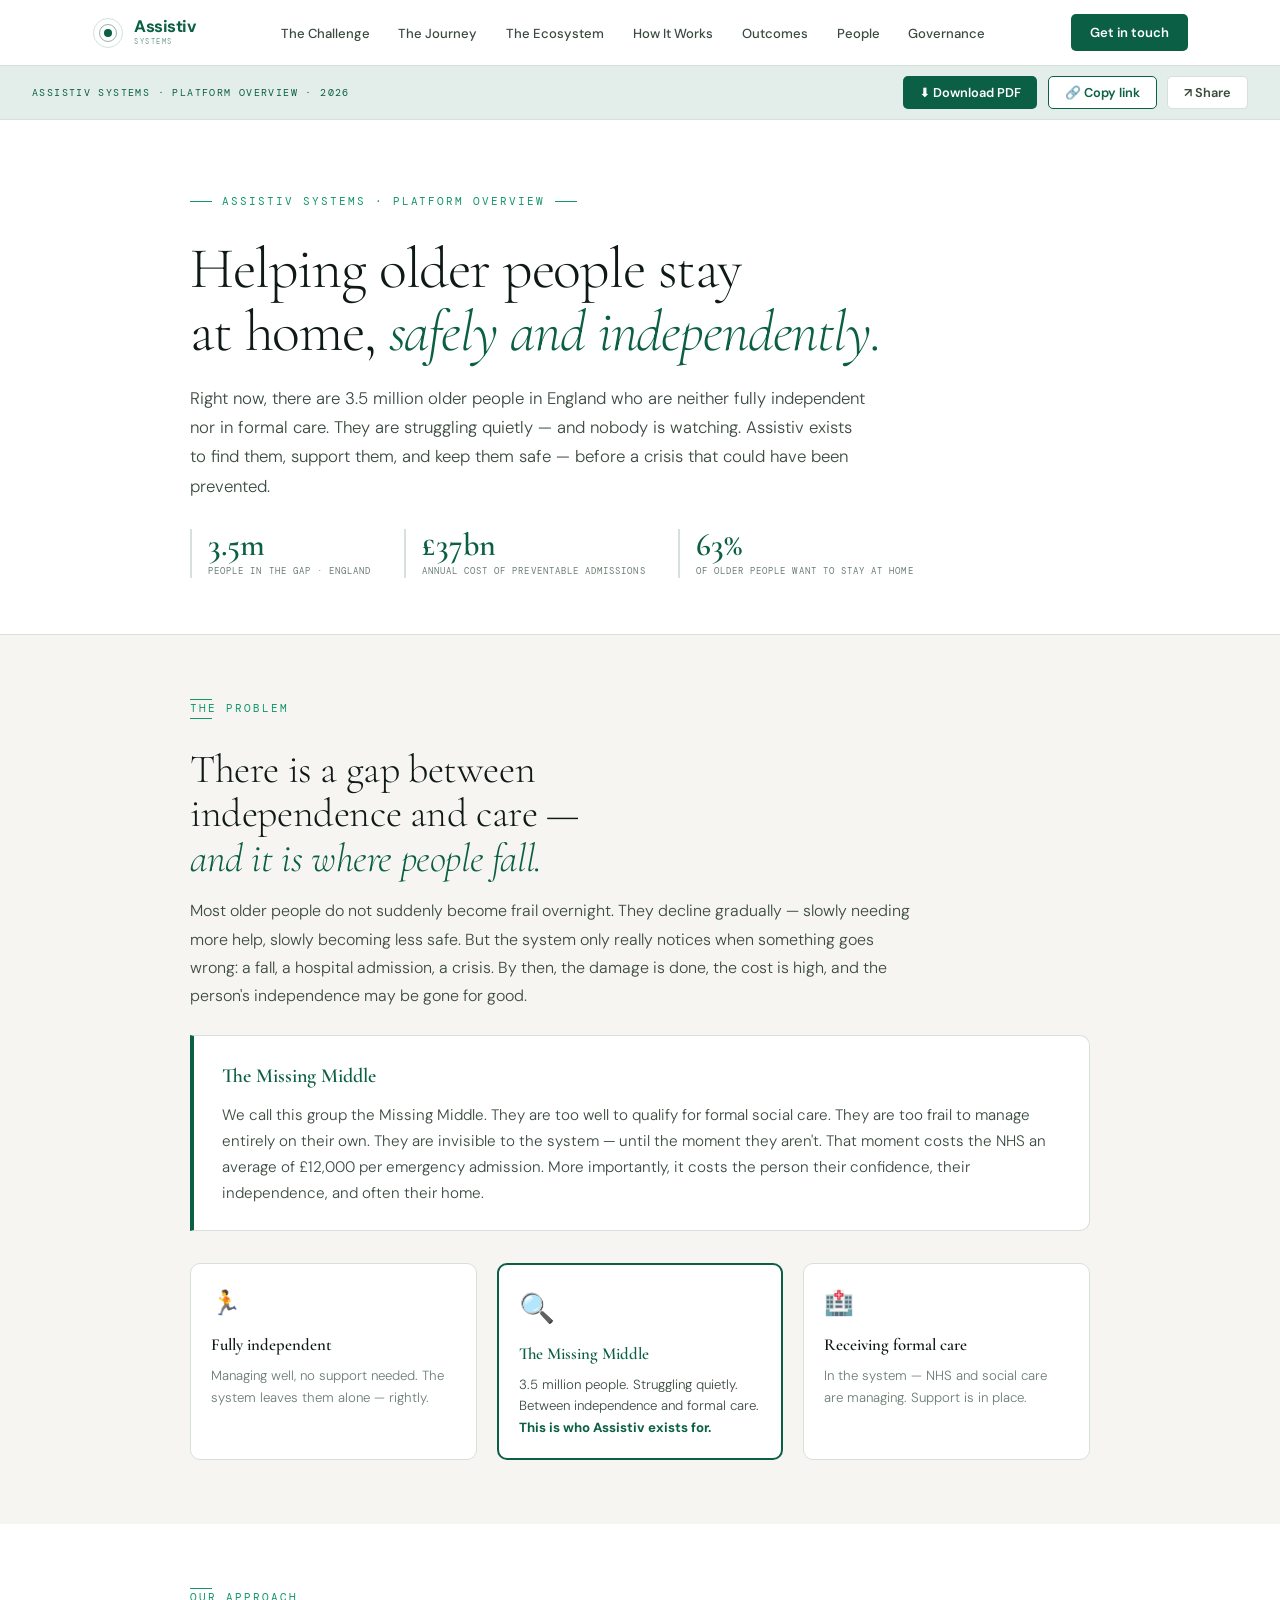
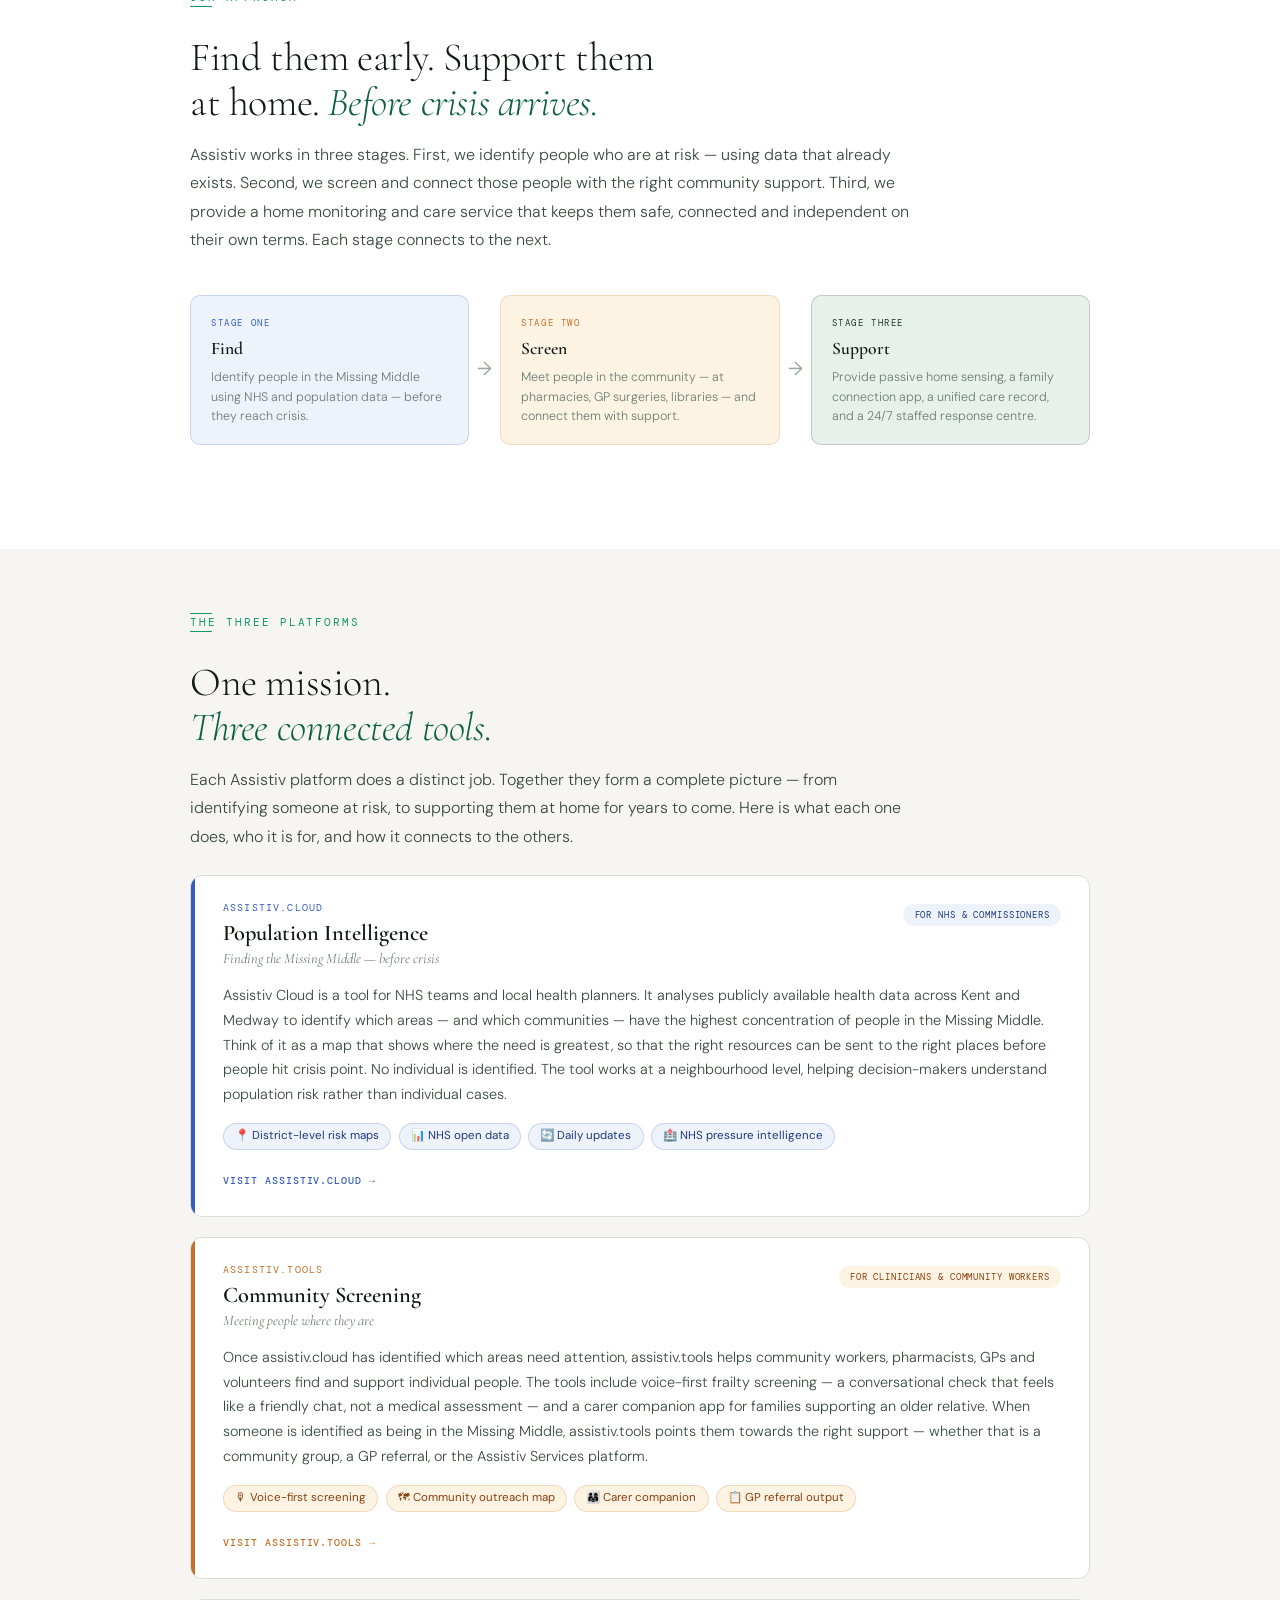
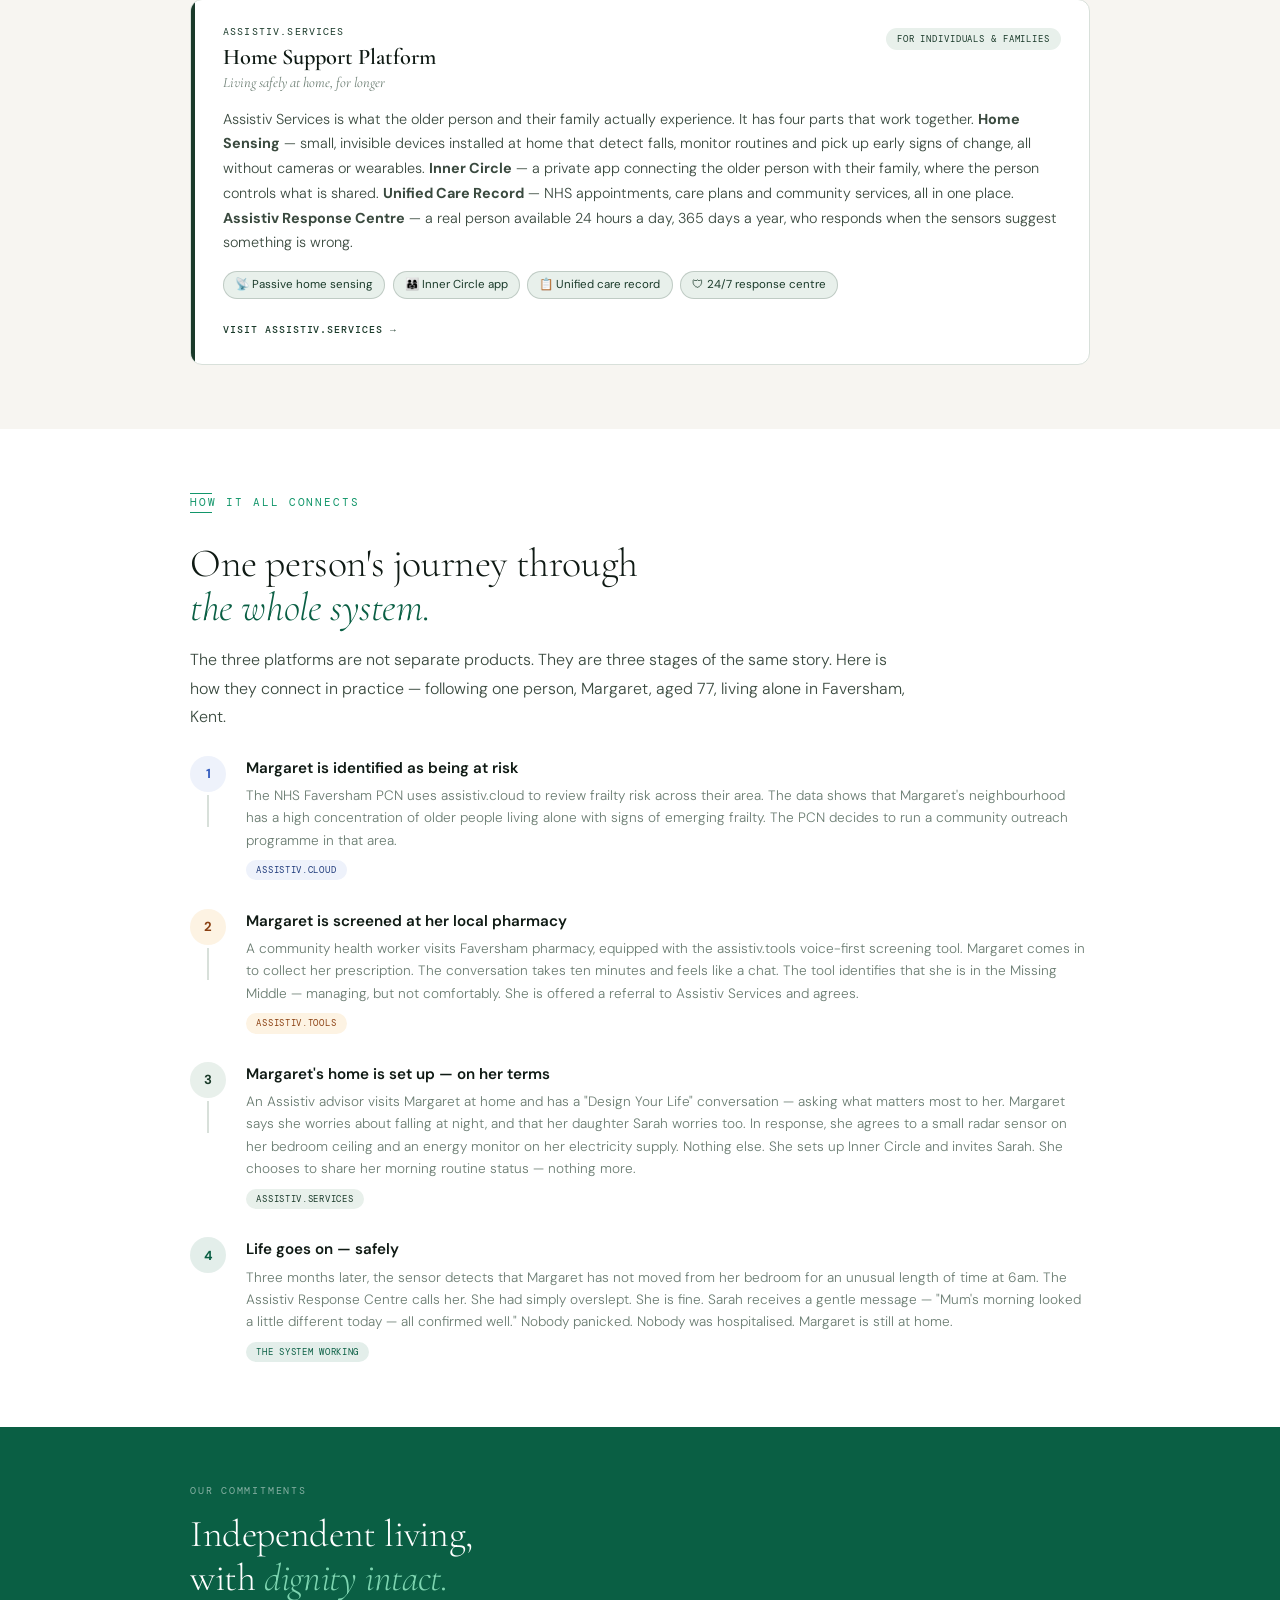
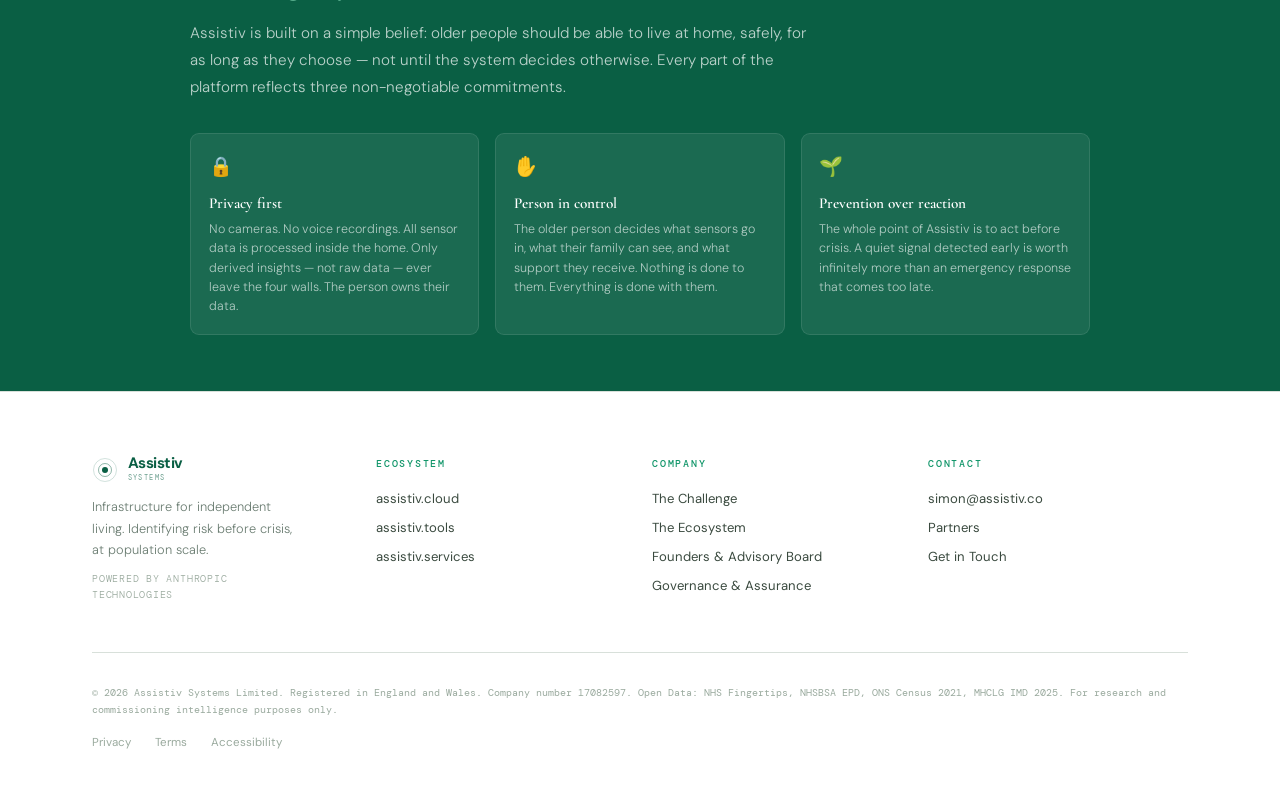
<file: platform-overview (1).html>
<!DOCTYPE html>
<html lang="en-GB">
<head>
<meta charset="UTF-8">
<meta name="viewport" content="width=device-width, initial-scale=1.0, viewport-fit=cover">
<meta name="description" content="Assistiv Systems — helping older people live safely and independently at home, before crisis. A plain-English overview of the platform, the problem it solves and the people it serves.">
<title>The Assistiv Platform — At a Glance | Assistiv Systems</title>
<link rel="icon" type="image/x-icon" href="/favicon.ico">
<link rel="preconnect" href="https://fonts.googleapis.com">
<link rel="preconnect" href="https://fonts.gstatic.com" crossorigin>
<link href="https://fonts.googleapis.com/css2?family=Cormorant+Garamond:ital,wght@0,300;0,400;0,600;1,400&family=DM+Mono:wght@300;400;500&family=DM+Sans:wght@300;400;500;600;700&display=swap" rel="stylesheet">
<style>

/* ── TOKENS — exact match to assistiv.co index.html ─────── */
:root {
  --ink:          #0f1a14;
  --ink-mid:      #3a4a3f;
  --ink-soft:     #6b7d72;
  --ink-faint:    #9aaa9e;
  --white:        #ffffff;
  --cream:        #f7f5f1;
  --border:       #d8e0da;

  --g-deep:       #0A5F44;
  --g-mid:        #0f7a57;
  --g-accent:     #12966a;
  --g-pale:       #e3eeea;

  --cloud:        #365EBF;
  --cloud-dark:   #1e3a7a;
  --cloud-pale:   #eef2fb;

  --tools:        #C4702A;
  --tools-dark:   #8a4012;
  --tools-pale:   #fdf3e3;

  --serv:         #1a3a2a;
  --serv-mid:     #2d5c42;
  --serv-pale:    #e8f0eb;

  --serif:  'Cormorant Garamond', Georgia, serif;
  --sans:   'DM Sans', system-ui, sans-serif;
  --mono:   'DM Mono', monospace;
  --ease:   0.22s ease;
}

*, *::before, *::after { box-sizing: border-box; margin: 0; padding: 0; }
html { font-size: 16px; scroll-behavior: smooth; }
body {
  font-family: var(--sans);
  background: var(--white);
  color: var(--ink);
  line-height: 1.6;
  -webkit-font-smoothing: antialiased;
  overflow-x: hidden;
}

/* ── NAV — exact from index.html ────────────────────────── */
#nav {
  position: fixed; top: 0; left: 0; right: 0; z-index: 1000;
  height: 66px;
  background: rgba(255,255,255,0.97);
  backdrop-filter: blur(14px);
  border-bottom: 1px solid var(--border);
  display: flex; align-items: center;
}
.nav-inner {
  width: 100%; max-width: 1160px; margin: 0 auto;
  padding: 0 2rem;
  display: flex; align-items: center; justify-content: space-between; gap: 2rem;
}
.nav-brand { display: flex; align-items: center; gap: 0.65rem; text-decoration: none; }
.nav-logo-mark { position: relative; width: 32px; height: 32px; display: flex; align-items: center; justify-content: center; }
.nav-logo-dot { border-radius: 50%; position: absolute; }
.nav-logo-core { width: 8px; height: 8px; background: var(--g-deep); z-index: 2; }
.nav-logo-r1   { width: 18px; height: 18px; border: 1.5px solid var(--g-deep); opacity: 0.45; background: none; }
.nav-logo-r2   { width: 30px; height: 30px; border: 1.5px solid var(--g-deep); opacity: 0.18; background: none; }
.nav-wordmark  { display: flex; flex-direction: column; gap: 1px; }
.nav-name { font-family: var(--sans); font-size: 1.05rem; font-weight: 700; letter-spacing: -0.03em; color: var(--g-deep); line-height: 1; }
.nav-sub  { font-family: var(--mono); font-size: 0.45rem; letter-spacing: 0.2em; text-transform: uppercase; color: var(--g-deep); opacity: 0.6; }
.nav-links { display: flex; align-items: center; gap: 1.8rem; list-style: none; }
.nav-links a { font-size: 0.82rem; font-weight: 500; color: var(--ink-mid); text-decoration: none; transition: color var(--ease); }
.nav-links a:hover { color: var(--g-deep); }
.nav-cta {
  font-family: var(--sans); font-size: 0.82rem; font-weight: 600;
  color: var(--white); background: var(--g-deep);
  padding: 0.5rem 1.2rem; border-radius: 5px; text-decoration: none;
  transition: background var(--ease); white-space: nowrap;
}
.nav-cta:hover { background: var(--g-mid); }
.hamburger { display: none; flex-direction: column; gap: 5px; background: none; border: none; cursor: pointer; padding: 4px; }
.hamburger span { display: block; width: 22px; height: 2px; background: var(--ink); border-radius: 2px; }
.mobile-nav {
  display: none; position: fixed; inset: 0;
  background: var(--cream); z-index: 998;
  flex-direction: column; align-items: center; justify-content: center; gap: 1.75rem;
}
.mobile-nav.open { display: flex; }
.mobile-nav a { font-family: var(--serif); font-size: 1.8rem; font-weight: 300; color: var(--ink); text-decoration: none; }
.mobile-nav a:hover { color: var(--g-deep); }
.m-close { position: absolute; top: 1.4rem; right: 1.75rem; font-size: 1.4rem; background: none; border: none; cursor: pointer; color: var(--ink); }
@media (max-width: 820px) { .nav-links, .nav-cta { display: none; } .hamburger { display: flex; } }

/* ── FOOTER — exact from index.html ─────────────────────── */
footer { background: var(--white); border-top: 1px solid var(--border); padding: 4rem 0 2.25rem; }
.footer-inner { max-width: 1160px; margin: 0 auto; padding: 0 2rem; }
.footer-top { display: grid; grid-template-columns: 220px 1fr; gap: 4rem; padding-bottom: 3rem; border-bottom: 1px solid var(--border); margin-bottom: 2rem; }
.footer-brand { display: flex; align-items: center; gap: 0.6rem; margin-bottom: 0.75rem; }
.footer-tagline { font-size: 0.8rem; font-weight: 300; color: var(--ink-soft); line-height: 1.7; max-width: 200px; }
.footer-nav { display: grid; grid-template-columns: repeat(3,1fr); gap: 1rem; }
.footer-nav-col h5 { font-family: var(--mono); font-size: 0.62rem; font-weight: 500; letter-spacing: 0.18em; text-transform: uppercase; color: var(--g-accent); margin-bottom: 1rem; }
.footer-nav-col a { display: block; font-size: 0.82rem; color: var(--ink-mid); margin-bottom: 0.5rem; text-decoration: none; transition: color var(--ease); }
.footer-nav-col a:hover { color: var(--g-deep); }
.footer-bottom { display: flex; justify-content: space-between; align-items: center; flex-wrap: wrap; gap: 1rem; }
.footer-copy { font-family: var(--mono); font-size: 0.65rem; color: var(--ink-faint); }
.footer-links { display: flex; gap: 1.5rem; }
.footer-links a { font-size: 0.72rem; color: var(--ink-faint); text-decoration: none; transition: color var(--ease); }
.footer-links a:hover { color: var(--g-deep); }
@media (max-width: 820px) { .footer-top { grid-template-columns: 1fr; gap: 2rem; } .footer-nav { grid-template-columns: repeat(2,1fr); } }
@media (max-width: 480px) { .footer-nav { grid-template-columns: 1fr; } .footer-bottom { flex-direction: column; text-align: center; } }

/* ── SCROLL REVEAL ───────────────────────────────────────── */
.fade-up { opacity: 0; transform: translateY(24px); transition: opacity 0.7s ease, transform 0.7s ease; }
.fade-up.visible { opacity: 1; transform: none; }
.d1{transition-delay:0.08s} .d2{transition-delay:0.16s} .d3{transition-delay:0.24s} .d4{transition-delay:0.32s}
@media (prefers-reduced-motion: reduce) { .fade-up { opacity:1; transform:none; transition:none; } }

/* ── PAGE-SPECIFIC STYLES ────────────────────────────────── */

/* Action bar */
.action-bar {
  background: var(--g-pale);
  border-bottom: 1px solid var(--border);
  padding: 0.65rem 2rem;
  display: flex; align-items: center; justify-content: space-between;
  flex-wrap: wrap; gap: 0.75rem;
  margin-top: 66px;
}
.action-bar-label {
  font-family: var(--mono); font-size: 0.62rem; letter-spacing: 0.14em;
  text-transform: uppercase; color: var(--g-deep);
}
.action-btns { display: flex; gap: 0.65rem; flex-wrap: wrap; }
.action-btn {
  display: inline-flex; align-items: center; gap: 0.4rem;
  padding: 0.42rem 1rem; border-radius: 5px; border: none;
  font-family: var(--sans); font-size: 0.8rem; font-weight: 600;
  cursor: pointer; text-decoration: none; transition: all 0.15s;
}
.btn-dl      { background: var(--g-deep); color: var(--white); }
.btn-dl:hover { background: var(--g-mid); }
.btn-copy    { background: var(--white); color: var(--g-deep); border: 1.5px solid var(--g-deep); }
.btn-copy:hover { background: var(--g-pale); }
.btn-share   { background: var(--white); color: var(--ink-mid); border: 1.5px solid var(--border); }
.btn-share:hover { border-color: var(--g-deep); color: var(--g-deep); }
@media (max-width: 600px) { .action-bar { flex-direction: column; align-items: flex-start; } }

/* Hero */
.hero {
  padding: 4rem 2rem 3.5rem;
  background: var(--white);
  border-bottom: 1px solid var(--border);
}
.hero-inner { max-width: 900px; margin: 0 auto; }
.hero-eyebrow {
  font-family: var(--mono); font-size: 0.68rem; letter-spacing: 0.18em;
  text-transform: uppercase; color: var(--g-accent); margin-bottom: 1.75rem;
  display: inline-flex; align-items: center; gap: 0.65rem;
}
.hero-eyebrow::before, .hero-eyebrow::after {
  content: ''; display: block; width: 22px; height: 1px; background: var(--g-accent);
}
.hero h1 {
  font-family: var(--serif); font-size: clamp(34px, 5vw, 58px);
  font-weight: 300; line-height: 1.08; letter-spacing: -0.02em;
  color: var(--ink); margin-bottom: 1.25rem;
}
.hero h1 em { font-style: italic; color: var(--g-deep); }
.hero-lead {
  font-size: 1.05rem; font-weight: 300; color: var(--ink-mid);
  line-height: 1.75; max-width: 62ch; margin-bottom: 1.75rem;
}
.hero-stat-row { display: flex; flex-wrap: wrap; gap: 2rem; }
.hero-stat { border-left: 2px solid var(--border); padding-left: 1rem; }
.hero-stat-num { font-family: var(--serif); font-size: 2rem; font-weight: 600; color: var(--g-deep); line-height: 1; }
.hero-stat-label { font-family: var(--mono); font-size: 0.55rem; letter-spacing: 0.12em; text-transform: uppercase; color: var(--ink-soft); margin-top: 3px; }

/* Sections */
.section { padding: 4rem 2rem; }
.section-inner { max-width: 900px; margin: 0 auto; }
.section-inner h2 {
  font-family: var(--serif); font-size: clamp(26px, 3.5vw, 40px);
  font-weight: 300; color: var(--ink); margin-bottom: 1rem; line-height: 1.12; letter-spacing: -0.01em;
}
.section-inner h2 em { font-style: italic; color: var(--g-deep); }
.section-body { font-size: 1rem; font-weight: 300; color: var(--ink-mid); line-height: 1.78; max-width: 66ch; margin-bottom: 1.5rem; }

/* Gap box */
.gap-box {
  background: var(--white); border: 1px solid var(--border);
  border-left: 4px solid var(--g-deep); border-radius: 0 10px 10px 0;
  padding: 1.5rem 1.75rem; margin-bottom: 2rem;
}
.gap-box-title { font-family: var(--serif); font-size: 1.25rem; font-weight: 600; color: var(--g-deep); margin-bottom: 0.6rem; }
.gap-box p { font-size: 0.95rem; font-weight: 300; color: var(--ink-mid); line-height: 1.72; }

/* Three groups */
.three-groups { display: grid; grid-template-columns: repeat(3,1fr); gap: 1.25rem; margin-top: 1.5rem; }
.group-card { background: var(--white); border: 1px solid var(--border); border-radius: 10px; padding: 1.25rem; }
.group-icon  { font-size: 1.5rem; margin-bottom: 0.6rem; }
.group-title { font-family: var(--serif); font-size: 1.05rem; font-weight: 600; color: var(--ink); margin-bottom: 0.4rem; }
.group-desc  { font-size: 0.83rem; font-weight: 300; color: var(--ink-soft); line-height: 1.6; }
@media (max-width: 680px) { .three-groups { grid-template-columns: 1fr; } }

/* Flow */
.flow-row { display: flex; align-items: stretch; gap: 0; margin: 2.5rem 0; flex-wrap: wrap; }
.flow-step { flex: 1; min-width: 180px; border-radius: 10px; padding: 1.25rem 1.25rem 1.1rem; border: 1px solid var(--border); }
.flow-arrow { font-size: 1.2rem; color: var(--ink-faint); padding: 0 0.5rem; flex-shrink: 0; display: flex; align-items: center; }
.flow-step-num   { font-family: var(--mono); font-size: 0.55rem; letter-spacing: 0.18em; text-transform: uppercase; margin-bottom: 0.35rem; display: block; }
.flow-step-title { font-family: var(--serif); font-size: 1.1rem; font-weight: 600; color: var(--ink); margin-bottom: 0.3rem; }
.flow-step-desc  { font-size: 0.78rem; font-weight: 300; color: var(--ink-soft); line-height: 1.55; }
@media (max-width: 680px) { .flow-arrow { display: none; } .flow-step { min-width: 100%; } }

/* Platform cards */
.platform-cards { display: flex; flex-direction: column; gap: 1.25rem; }
.platform-card {
  background: var(--white); border: 1px solid var(--border);
  border-radius: 12px; overflow: hidden;
  display: grid; grid-template-columns: 4px 1fr;
}
.platform-card-body   { padding: 1.5rem 1.75rem; }
.platform-card-header { display: flex; align-items: flex-start; justify-content: space-between; flex-wrap: wrap; gap: 0.75rem; margin-bottom: 0.85rem; }
.platform-card-domain {
  font-family: var(--mono); font-size: 0.6rem; letter-spacing: 0.12em;
  text-transform: uppercase; margin-bottom: 0.3rem; display: block;
}
.platform-card-name {
  font-family: var(--serif); font-size: 1.4rem; font-weight: 600;
  color: var(--ink); line-height: 1.15; margin-bottom: 0.2rem;
}
.platform-card-tagline {
  font-family: var(--serif); font-size: 0.9rem; font-style: italic;
  color: var(--ink-soft); line-height: 1.4;
}
.platform-card-audience {
  font-family: var(--mono); font-size: 0.55rem; letter-spacing: 0.1em;
  text-transform: uppercase; padding: 0.25rem 0.7rem; border-radius: 100px;
  flex-shrink: 0; align-self: flex-start; margin-top: 4px;
}
.platform-card-desc { font-size: 0.9rem; font-weight: 300; color: var(--ink-mid); line-height: 1.72; margin-bottom: 1rem; }
.platform-card-features { display: flex; flex-wrap: wrap; gap: 0.45rem; margin-bottom: 1rem; }
.feature-chip {
  display: inline-flex; align-items: center; gap: 0.3rem;
  padding: 0.22rem 0.7rem; border-radius: 100px; border: 1px solid;
  font-family: var(--sans); font-size: 0.72rem; font-weight: 400;
}
.platform-card-link {
  display: inline-flex; align-items: center; gap: 0.35rem;
  font-family: var(--mono); font-size: 0.6rem; letter-spacing: 0.1em;
  text-transform: uppercase; text-decoration: none; font-weight: 500;
  transition: gap 0.15s;
}
.platform-card-link:hover { gap: 0.55rem; }

/* Journey */
.journey-steps { display: flex; flex-direction: column; }
.journey-step { display: flex; align-items: flex-start; gap: 1.25rem; }
.journey-step-line { display: flex; flex-direction: column; align-items: center; flex-shrink: 0; }
.journey-node {
  width: 36px; height: 36px; border-radius: 50%; flex-shrink: 0;
  display: flex; align-items: center; justify-content: center;
  font-family: var(--sans); font-size: 0.82rem; font-weight: 700;
}
.journey-connector { width: 2px; height: 32px; margin: 3px 0; background: var(--border); }
.journey-content { padding-bottom: 1.75rem; }
.journey-label  { font-size: 0.95rem; font-weight: 600; color: var(--ink); margin-bottom: 0.3rem; }
.journey-detail { font-size: 0.85rem; font-weight: 300; color: var(--ink-soft); line-height: 1.65; }
.journey-platform-tag {
  display: inline-flex; align-items: center; gap: 0.3rem;
  margin-top: 0.5rem; padding: 0.2rem 0.65rem; border-radius: 100px;
  font-family: var(--mono); font-size: 0.55rem; letter-spacing: 0.08em; text-transform: uppercase;
}

/* Mission strip */
.mission-strip { background: var(--g-deep); padding: 3.5rem 2rem; }
.mission-inner { max-width: 900px; margin: 0 auto; }
.mission-eyebrow { font-family: var(--mono); font-size: 0.62rem; letter-spacing: 0.18em; text-transform: uppercase; color: rgba(255,255,255,0.5); margin-bottom: 0.9rem; display: block; }
.mission-head {
  font-family: var(--serif); font-size: clamp(24px, 3.2vw, 38px);
  font-weight: 300; color: var(--white); line-height: 1.15; letter-spacing: -0.01em;
  margin-bottom: 1.25rem;
}
.mission-head em { font-style: italic; color: #7dd4b0; }
.mission-body { font-size: 0.95rem; font-weight: 300; color: rgba(255,255,255,0.72); line-height: 1.78; max-width: 62ch; margin-bottom: 2rem; }
.mission-principles { display: grid; grid-template-columns: repeat(3,1fr); gap: 1rem; }
.mission-principle { background: rgba(255,255,255,0.07); border: 1px solid rgba(255,255,255,0.1); border-radius: 9px; padding: 1.1rem; }
.mp-icon  { font-size: 1.2rem; margin-bottom: 0.5rem; }
.mp-title { font-family: var(--serif); font-size: 0.95rem; font-weight: 600; color: var(--white); margin-bottom: 0.3rem; }
.mp-desc  { font-size: 0.78rem; font-weight: 300; color: rgba(255,255,255,0.65); line-height: 1.55; }
@media (max-width: 680px) { .mission-principles { grid-template-columns: 1fr; } }

/* ── PRINT / PDF ─────────────────────────────────────────── */
@media print {
  * { -webkit-print-color-adjust: exact !important; print-color-adjust: exact !important; }
  #nav, .action-bar, .mobile-nav, .hamburger, footer { display: none !important; }
  body { font-size: 11pt; }
  .hero, .section, .mission-strip { padding: 1.5rem 0; }
  .hero-inner, .section-inner, .mission-inner { max-width: 100%; padding: 0; }
  .three-groups, .mission-principles { grid-template-columns: repeat(3,1fr); }
  .platform-card { break-inside: avoid; }
  .platform-card-link::after { content: " · " attr(href); font-size: 8pt; color: #555; }
  @page { margin: 1.5cm 1.8cm; size: A4; }
}

</style>
</head>
<body>

<!-- NAV — exact from index.html -->
<nav id="nav">
  <div class="nav-inner">
    <a class="nav-brand" href="https://www.assistiv.co">
      <div class="nav-logo-mark">
        <div class="nav-logo-dot nav-logo-core"></div>
        <div class="nav-logo-dot nav-logo-r1"></div>
        <div class="nav-logo-dot nav-logo-r2"></div>
      </div>
      <div class="nav-wordmark">
        <span class="nav-name">Assistiv</span>
        <span class="nav-sub">Systems</span>
      </div>
    </a>
    <ul class="nav-links">
      <li><a href="index.html#challenge">The Challenge</a></li>
      <li><a href="index.html#journey">The Journey</a></li>
      <li><a href="index.html#ecosystem">The Ecosystem</a></li>
      <li><a href="index.html#how">How It Works</a></li>
      <li><a href="index.html#outcomes">Outcomes</a></li>
      <li><a href="index.html#people">People</a></li>
      <li><a href="governance.html">Governance</a></li>
    </ul>
    <a class="nav-cta" href="index.html#contact">Get in touch</a>
    <button class="hamburger" id="hbg" aria-label="Open menu"><span></span><span></span><span></span></button>
  </div>
</nav>

<!-- MOBILE NAV — exact from index.html -->
<div class="mobile-nav" id="mob-nav">
  <button class="m-close" id="mob-close">✕</button>
  <a href="index.html#challenge" onclick="document.getElementById('mob-nav').classList.remove('open')">The Challenge</a>
  <a href="index.html#ecosystem" onclick="document.getElementById('mob-nav').classList.remove('open')">The Ecosystem</a>
  <a href="index.html#how"       onclick="document.getElementById('mob-nav').classList.remove('open')">How It Works</a>
  <a href="index.html#outcomes"  onclick="document.getElementById('mob-nav').classList.remove('open')">Outcomes</a>
  <a href="index.html#people"    onclick="document.getElementById('mob-nav').classList.remove('open')">People</a>
  <a href="governance.html">Governance</a>
  <a href="index.html#contact"   onclick="document.getElementById('mob-nav').classList.remove('open')">Get in Touch</a>
</div>

<!-- ACTION BAR -->
<div class="action-bar">
  <span class="action-bar-label">Assistiv Systems · Platform Overview · 2026</span>
  <div class="action-btns">
    <button class="action-btn btn-dl"    onclick="window.print()">⬇ Download PDF</button>
    <button class="action-btn btn-copy"  onclick="copyLink()">🔗 Copy link</button>
    <button class="action-btn btn-share" onclick="shareNative()">↗ Share</button>
  </div>
</div>

<!-- HERO -->
<section class="hero">
  <div class="hero-inner">
    <p class="hero-eyebrow fade-up">Assistiv Systems · Platform overview</p>
    <h1 class="fade-up d1">Helping older people stay<br>at home, <em>safely and independently.</em></h1>
    <p class="hero-lead fade-up d2">Right now, there are 3.5 million older people in England who are neither fully independent nor in formal care. They are struggling quietly — and nobody is watching. Assistiv exists to find them, support them, and keep them safe — before a crisis that could have been prevented.</p>
    <div class="hero-stat-row fade-up d3">
      <div class="hero-stat">
        <div class="hero-stat-num">3.5m</div>
        <div class="hero-stat-label">People in the gap · England</div>
      </div>
      <div class="hero-stat">
        <div class="hero-stat-num">£37bn</div>
        <div class="hero-stat-label">Annual cost of preventable admissions</div>
      </div>
      <div class="hero-stat">
        <div class="hero-stat-num">63%</div>
        <div class="hero-stat-label">Of older people want to stay at home</div>
      </div>
    </div>
  </div>
</section>

<!-- THE PROBLEM -->
<section class="section" style="background:var(--cream);">
  <div class="section-inner">
    <p class="hero-eyebrow fade-up" style="display:block;">The problem</p>
    <h2 class="fade-up d1">There is a gap between<br>independence and care —<br><em>and it is where people fall.</em></h2>
    <p class="section-body fade-up d2">Most older people do not suddenly become frail overnight. They decline gradually — slowly needing more help, slowly becoming less safe. But the system only really notices when something goes wrong: a fall, a hospital admission, a crisis. By then, the damage is done, the cost is high, and the person's independence may be gone for good.</p>

    <div class="gap-box fade-up d2">
      <div class="gap-box-title">The Missing Middle</div>
      <p>We call this group the Missing Middle. They are too well to qualify for formal social care. They are too frail to manage entirely on their own. They are invisible to the system — until the moment they aren't. That moment costs the NHS an average of £12,000 per emergency admission. More importantly, it costs the person their confidence, their independence, and often their home.</p>
    </div>

    <div class="three-groups">
      <div class="group-card fade-up d1">
        <div class="group-icon">🏃</div>
        <div class="group-title">Fully independent</div>
        <div class="group-desc">Managing well, no support needed. The system leaves them alone — rightly.</div>
      </div>
      <div class="group-card fade-up d2" style="border-color:var(--g-deep);border-width:2px;">
        <div class="group-icon" style="font-size:1.8rem;">🔍</div>
        <div class="group-title" style="color:var(--g-deep);">The Missing Middle</div>
        <div class="group-desc" style="color:var(--ink-mid);">3.5 million people. Struggling quietly. Between independence and formal care. <strong style="color:var(--g-deep);">This is who Assistiv exists for.</strong></div>
      </div>
      <div class="group-card fade-up d3">
        <div class="group-icon">🏥</div>
        <div class="group-title">Receiving formal care</div>
        <div class="group-desc">In the system — NHS and social care are managing. Support is in place.</div>
      </div>
    </div>
  </div>
</section>

<!-- OUR APPROACH -->
<section class="section" style="background:var(--white);">
  <div class="section-inner">
    <p class="hero-eyebrow fade-up" style="display:block;">Our approach</p>
    <h2 class="fade-up d1">Find them early. Support them<br>at home. <em>Before crisis arrives.</em></h2>
    <p class="section-body fade-up d2">Assistiv works in three stages. First, we identify people who are at risk — using data that already exists. Second, we screen and connect those people with the right community support. Third, we provide a home monitoring and care service that keeps them safe, connected and independent on their own terms. Each stage connects to the next.</p>

    <div class="flow-row fade-up d2">
      <div class="flow-step" style="background:var(--cloud-pale);border-color:rgba(54,94,191,0.2);">
        <span class="flow-step-num" style="color:var(--cloud);">Stage one</span>
        <div class="flow-step-title">Find</div>
        <div class="flow-step-desc">Identify people in the Missing Middle using NHS and population data — before they reach crisis.</div>
      </div>
      <div class="flow-arrow">→</div>
      <div class="flow-step" style="background:var(--tools-pale);border-color:rgba(196,112,42,0.2);">
        <span class="flow-step-num" style="color:var(--tools);">Stage two</span>
        <div class="flow-step-title">Screen</div>
        <div class="flow-step-desc">Meet people in the community — at pharmacies, GP surgeries, libraries — and connect them with support.</div>
      </div>
      <div class="flow-arrow">→</div>
      <div class="flow-step" style="background:var(--serv-pale);border-color:rgba(26,58,42,0.2);">
        <span class="flow-step-num" style="color:var(--serv);">Stage three</span>
        <div class="flow-step-title">Support</div>
        <div class="flow-step-desc">Provide passive home sensing, a family connection app, a unified care record, and a 24/7 staffed response centre.</div>
      </div>
    </div>
  </div>
</section>

<!-- PLATFORM CARDS -->
<section class="section" style="background:var(--cream);">
  <div class="section-inner">
    <p class="hero-eyebrow fade-up" style="display:block;">The three platforms</p>
    <h2 class="fade-up d1">One mission.<br><em>Three connected tools.</em></h2>
    <p class="section-body fade-up d2">Each Assistiv platform does a distinct job. Together they form a complete picture — from identifying someone at risk, to supporting them at home for years to come. Here is what each one does, who it is for, and how it connects to the others.</p>

    <div class="platform-cards">

      <!-- assistiv.cloud -->
      <div class="platform-card fade-up d1">
        <div style="background:var(--cloud);"></div>
        <div class="platform-card-body">
          <div class="platform-card-header">
            <div>
              <span class="platform-card-domain" style="color:var(--cloud);">assistiv.cloud</span>
              <div class="platform-card-name">Population Intelligence</div>
              <div class="platform-card-tagline">Finding the Missing Middle — before crisis</div>
            </div>
            <span class="platform-card-audience" style="background:var(--cloud-pale);color:var(--cloud-dark);">For NHS &amp; commissioners</span>
          </div>
          <p class="platform-card-desc">Assistiv Cloud is a tool for NHS teams and local health planners. It analyses publicly available health data across Kent and Medway to identify which areas — and which communities — have the highest concentration of people in the Missing Middle. Think of it as a map that shows where the need is greatest, so that the right resources can be sent to the right places before people hit crisis point. No individual is identified. The tool works at a neighbourhood level, helping decision-makers understand population risk rather than individual cases.</p>
          <div class="platform-card-features">
            <span class="feature-chip" style="background:var(--cloud-pale);color:var(--cloud-dark);border-color:rgba(54,94,191,0.2);">📍 District-level risk maps</span>
            <span class="feature-chip" style="background:var(--cloud-pale);color:var(--cloud-dark);border-color:rgba(54,94,191,0.2);">📊 NHS open data</span>
            <span class="feature-chip" style="background:var(--cloud-pale);color:var(--cloud-dark);border-color:rgba(54,94,191,0.2);">🔄 Daily updates</span>
            <span class="feature-chip" style="background:var(--cloud-pale);color:var(--cloud-dark);border-color:rgba(54,94,191,0.2);">🏥 NHS pressure intelligence</span>
          </div>
          <a class="platform-card-link" href="https://www.assistiv.cloud" target="_blank" rel="noopener" style="color:var(--cloud);">Visit assistiv.cloud →</a>
        </div>
      </div>

      <!-- assistiv.tools -->
      <div class="platform-card fade-up d2">
        <div style="background:var(--tools);"></div>
        <div class="platform-card-body">
          <div class="platform-card-header">
            <div>
              <span class="platform-card-domain" style="color:var(--tools);">assistiv.tools</span>
              <div class="platform-card-name">Community Screening</div>
              <div class="platform-card-tagline">Meeting people where they are</div>
            </div>
            <span class="platform-card-audience" style="background:var(--tools-pale);color:var(--tools-dark);">For clinicians &amp; community workers</span>
          </div>
          <p class="platform-card-desc">Once assistiv.cloud has identified which areas need attention, assistiv.tools helps community workers, pharmacists, GPs and volunteers find and support individual people. The tools include voice-first frailty screening — a conversational check that feels like a friendly chat, not a medical assessment — and a carer companion app for families supporting an older relative. When someone is identified as being in the Missing Middle, assistiv.tools points them towards the right support — whether that is a community group, a GP referral, or the Assistiv Services platform.</p>
          <div class="platform-card-features">
            <span class="feature-chip" style="background:var(--tools-pale);color:var(--tools-dark);border-color:rgba(196,112,42,0.2);">🎙 Voice-first screening</span>
            <span class="feature-chip" style="background:var(--tools-pale);color:var(--tools-dark);border-color:rgba(196,112,42,0.2);">🗺 Community outreach map</span>
            <span class="feature-chip" style="background:var(--tools-pale);color:var(--tools-dark);border-color:rgba(196,112,42,0.2);">👨‍👩‍👧 Carer companion</span>
            <span class="feature-chip" style="background:var(--tools-pale);color:var(--tools-dark);border-color:rgba(196,112,42,0.2);">📋 GP referral output</span>
          </div>
          <a class="platform-card-link" href="https://www.assistiv.tools" target="_blank" rel="noopener" style="color:var(--tools);">Visit assistiv.tools →</a>
        </div>
      </div>

      <!-- assistiv.services -->
      <div class="platform-card fade-up d3">
        <div style="background:var(--serv);"></div>
        <div class="platform-card-body">
          <div class="platform-card-header">
            <div>
              <span class="platform-card-domain" style="color:var(--serv);">assistiv.services</span>
              <div class="platform-card-name">Home Support Platform</div>
              <div class="platform-card-tagline">Living safely at home, for longer</div>
            </div>
            <span class="platform-card-audience" style="background:var(--serv-pale);color:var(--serv);">For individuals &amp; families</span>
          </div>
          <p class="platform-card-desc">Assistiv Services is what the older person and their family actually experience. It has four parts that work together. <strong>Home Sensing</strong> — small, invisible devices installed at home that detect falls, monitor routines and pick up early signs of change, all without cameras or wearables. <strong>Inner Circle</strong> — a private app connecting the older person with their family, where the person controls what is shared. <strong>Unified Care Record</strong> — NHS appointments, care plans and community services, all in one place. <strong>Assistiv Response Centre</strong> — a real person available 24 hours a day, 365 days a year, who responds when the sensors suggest something is wrong.</p>
          <div class="platform-card-features">
            <span class="feature-chip" style="background:var(--serv-pale);color:var(--serv);border-color:rgba(26,58,42,0.2);">📡 Passive home sensing</span>
            <span class="feature-chip" style="background:var(--serv-pale);color:var(--serv);border-color:rgba(26,58,42,0.2);">👨‍👩‍👧 Inner Circle app</span>
            <span class="feature-chip" style="background:var(--serv-pale);color:var(--serv);border-color:rgba(26,58,42,0.2);">📋 Unified care record</span>
            <span class="feature-chip" style="background:var(--serv-pale);color:var(--serv);border-color:rgba(26,58,42,0.2);">🛡 24/7 response centre</span>
          </div>
          <a class="platform-card-link" href="https://www.assistiv.services" target="_blank" rel="noopener" style="color:var(--serv);">Visit assistiv.services →</a>
        </div>
      </div>

    </div>
  </div>
</section>

<!-- HOW IT JOINS TOGETHER -->
<section class="section" style="background:var(--white);">
  <div class="section-inner">
    <p class="hero-eyebrow fade-up" style="display:block;">How it all connects</p>
    <h2 class="fade-up d1">One person's journey through<br><em>the whole system.</em></h2>
    <p class="section-body fade-up d2">The three platforms are not separate products. They are three stages of the same story. Here is how they connect in practice — following one person, Margaret, aged 77, living alone in Faversham, Kent.</p>

    <div class="journey-steps fade-up d2">
      <div class="journey-step">
        <div class="journey-step-line">
          <div class="journey-node" style="background:var(--cloud-pale);color:var(--cloud);">1</div>
          <div class="journey-connector"></div>
        </div>
        <div class="journey-content">
          <div class="journey-label">Margaret is identified as being at risk</div>
          <div class="journey-detail">The NHS Faversham PCN uses assistiv.cloud to review frailty risk across their area. The data shows that Margaret's neighbourhood has a high concentration of older people living alone with signs of emerging frailty. The PCN decides to run a community outreach programme in that area.</div>
          <span class="journey-platform-tag" style="background:var(--cloud-pale);color:var(--cloud-dark);">assistiv.cloud</span>
        </div>
      </div>
      <div class="journey-step">
        <div class="journey-step-line">
          <div class="journey-node" style="background:var(--tools-pale);color:var(--tools-dark);">2</div>
          <div class="journey-connector"></div>
        </div>
        <div class="journey-content">
          <div class="journey-label">Margaret is screened at her local pharmacy</div>
          <div class="journey-detail">A community health worker visits Faversham pharmacy, equipped with the assistiv.tools voice-first screening tool. Margaret comes in to collect her prescription. The conversation takes ten minutes and feels like a chat. The tool identifies that she is in the Missing Middle — managing, but not comfortably. She is offered a referral to Assistiv Services and agrees.</div>
          <span class="journey-platform-tag" style="background:var(--tools-pale);color:var(--tools-dark);">assistiv.tools</span>
        </div>
      </div>
      <div class="journey-step">
        <div class="journey-step-line">
          <div class="journey-node" style="background:var(--serv-pale);color:var(--serv);">3</div>
          <div class="journey-connector"></div>
        </div>
        <div class="journey-content">
          <div class="journey-label">Margaret's home is set up — on her terms</div>
          <div class="journey-detail">An Assistiv advisor visits Margaret at home and has a "Design Your Life" conversation — asking what matters most to her. Margaret says she worries about falling at night, and that her daughter Sarah worries too. In response, she agrees to a small radar sensor on her bedroom ceiling and an energy monitor on her electricity supply. Nothing else. She sets up Inner Circle and invites Sarah. She chooses to share her morning routine status — nothing more.</div>
          <span class="journey-platform-tag" style="background:var(--serv-pale);color:var(--serv);">assistiv.services</span>
        </div>
      </div>
      <div class="journey-step">
        <div class="journey-step-line">
          <div class="journey-node" style="background:var(--g-pale);color:var(--g-deep);">4</div>
        </div>
        <div class="journey-content" style="padding-bottom:0;">
          <div class="journey-label">Life goes on — safely</div>
          <div class="journey-detail">Three months later, the sensor detects that Margaret has not moved from her bedroom for an unusual length of time at 6am. The Assistiv Response Centre calls her. She had simply overslept. She is fine. Sarah receives a gentle message — "Mum's morning looked a little different today — all confirmed well." Nobody panicked. Nobody was hospitalised. Margaret is still at home.</div>
          <span class="journey-platform-tag" style="background:var(--g-pale);color:var(--g-deep);">The system working</span>
        </div>
      </div>
    </div>
  </div>
</section>

<!-- MISSION -->
<section class="mission-strip">
  <div class="mission-inner">
    <span class="mission-eyebrow fade-up">Our commitments</span>
    <h2 class="mission-head fade-up d1">Independent living,<br>with <em>dignity intact.</em></h2>
    <p class="mission-body fade-up d2">Assistiv is built on a simple belief: older people should be able to live at home, safely, for as long as they choose — not until the system decides otherwise. Every part of the platform reflects three non-negotiable commitments.</p>
    <div class="mission-principles fade-up d3">
      <div class="mission-principle">
        <div class="mp-icon">🔒</div>
        <div class="mp-title">Privacy first</div>
        <div class="mp-desc">No cameras. No voice recordings. All sensor data is processed inside the home. Only derived insights — not raw data — ever leave the four walls. The person owns their data.</div>
      </div>
      <div class="mission-principle">
        <div class="mp-icon">✋</div>
        <div class="mp-title">Person in control</div>
        <div class="mp-desc">The older person decides what sensors go in, what their family can see, and what support they receive. Nothing is done to them. Everything is done with them.</div>
      </div>
      <div class="mission-principle">
        <div class="mp-icon">🌱</div>
        <div class="mp-title">Prevention over reaction</div>
        <div class="mp-desc">The whole point of Assistiv is to act before crisis. A quiet signal detected early is worth infinitely more than an emergency response that comes too late.</div>
      </div>
    </div>
  </div>
</section>

<!-- FOOTER — exact from index.html -->
<footer>
  <div class="footer-inner">
    <div class="footer-top">
      <div>
        <div class="footer-brand">
          <div class="nav-logo-mark" style="width:26px;height:26px;">
            <div class="nav-logo-dot nav-logo-core" style="width:6px;height:6px;"></div>
            <div class="nav-logo-dot nav-logo-r1" style="width:14px;height:14px;"></div>
            <div class="nav-logo-dot nav-logo-r2" style="width:24px;height:24px;"></div>
          </div>
          <div class="nav-wordmark">
            <span class="nav-name" style="font-size:0.95rem;">Assistiv</span>
            <span class="nav-sub">Systems</span>
          </div>
        </div>
        <p class="footer-tagline">Infrastructure for independent living. Identifying risk before crisis, at population scale.</p>
        <p class="footer-tagline" style="margin-top:0.6rem;font-family:var(--mono);font-size:0.6rem;letter-spacing:0.08em;text-transform:uppercase;color:var(--ink-faint);">Powered by Anthropic technologies</p>
      </div>
      <div class="footer-nav">
        <div class="footer-nav-col">
          <h5>Ecosystem</h5>
          <a href="https://www.assistiv.cloud" target="_blank" rel="noopener">assistiv.cloud</a>
          <a href="https://www.assistiv.tools" target="_blank" rel="noopener">assistiv.tools</a>
          <a href="https://www.assistiv.services" target="_blank" rel="noopener">assistiv.services</a>
        </div>
        <div class="footer-nav-col">
          <h5>Company</h5>
          <a href="index.html#challenge">The Challenge</a>
          <a href="index.html#ecosystem">The Ecosystem</a>
          <a href="about.html">Founders &amp; Advisory Board</a>
          <a href="governance.html">Governance &amp; Assurance</a>
        </div>
        <div class="footer-nav-col">
          <h5>Contact</h5>
          <a href="mailto:simon@assistiv.co">simon@assistiv.co</a>
          <a href="index.html#partners">Partners</a>
          <a href="index.html#contact">Get in Touch</a>
        </div>
      </div>
    </div>
    <div class="footer-bottom">
      <p class="footer-copy">© 2026 Assistiv Systems Limited. Registered in England and Wales. Company number 17082597. Open Data: NHS Fingertips, NHSBSA EPD, ONS Census 2021, MHCLG IMD 2025. For research and commissioning intelligence purposes only.</p>
      <div class="footer-links">
        <a href="privacy.html">Privacy</a>
        <a href="terms.html">Terms</a>
        <a href="accessibility.html">Accessibility</a>
      </div>
    </div>
  </div>
</footer>

<script>
  // Mobile nav
  document.getElementById('hbg').addEventListener('click', () => document.getElementById('mob-nav').classList.add('open'));
  document.getElementById('mob-close').addEventListener('click', () => document.getElementById('mob-nav').classList.remove('open'));

  // Scroll reveal
  const obs = new IntersectionObserver(entries => {
    entries.forEach(e => { if (e.isIntersecting) { e.target.classList.add('visible'); obs.unobserve(e.target); } });
  }, { threshold: 0.08 });
  document.querySelectorAll('.fade-up').forEach(el => obs.observe(el));

  // Copy link
  function copyLink() {
    navigator.clipboard.writeText(window.location.href).then(() => {
      const btn = document.querySelector('[onclick="copyLink()"]');
      const orig = btn.textContent;
      btn.textContent = '✓ Copied';
      setTimeout(() => btn.textContent = orig, 2000);
    });
  }

  // Native share with copy fallback
  function shareNative() {
    if (navigator.share) {
      navigator.share({
        title: 'Assistiv Systems — Platform Overview',
        text: 'Helping older people live safely and independently at home, before crisis.',
        url: window.location.href
      });
    } else {
      copyLink();
    }
  }
</script>
</body>
</html>
</file>
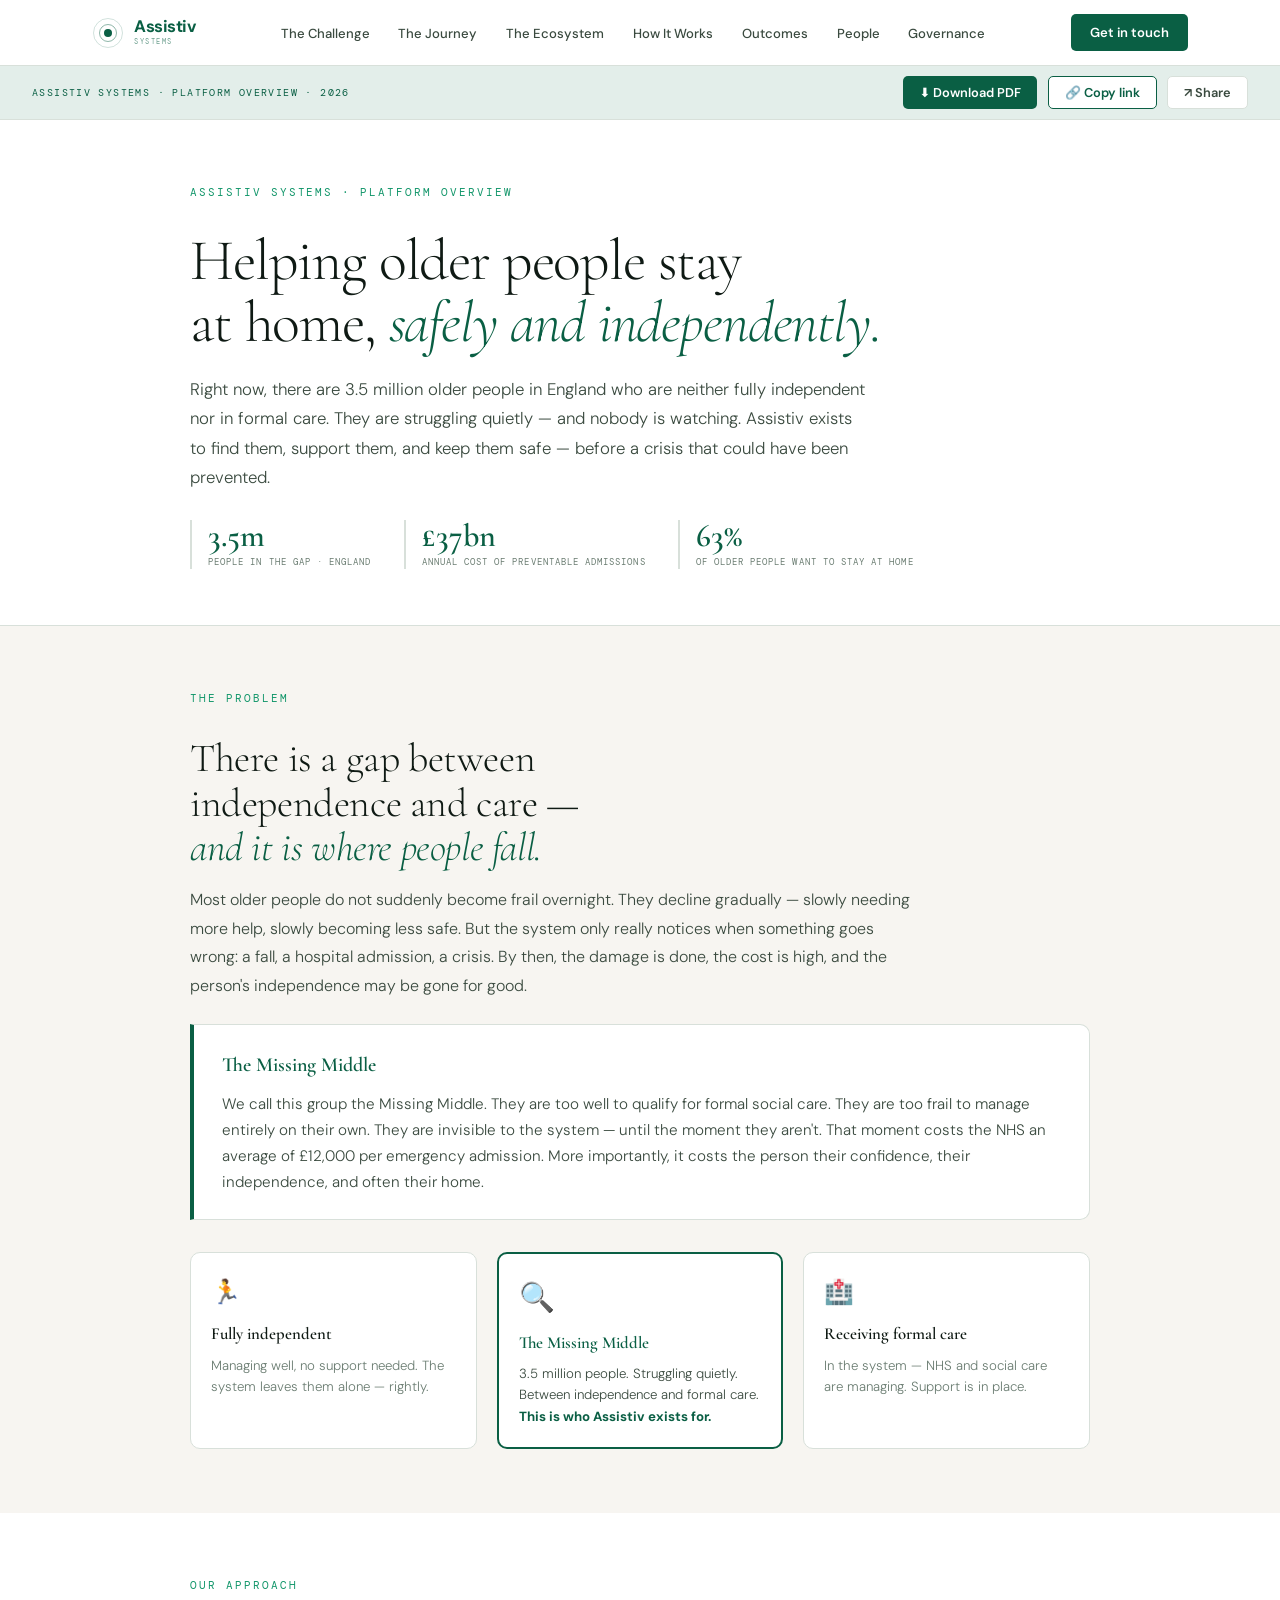
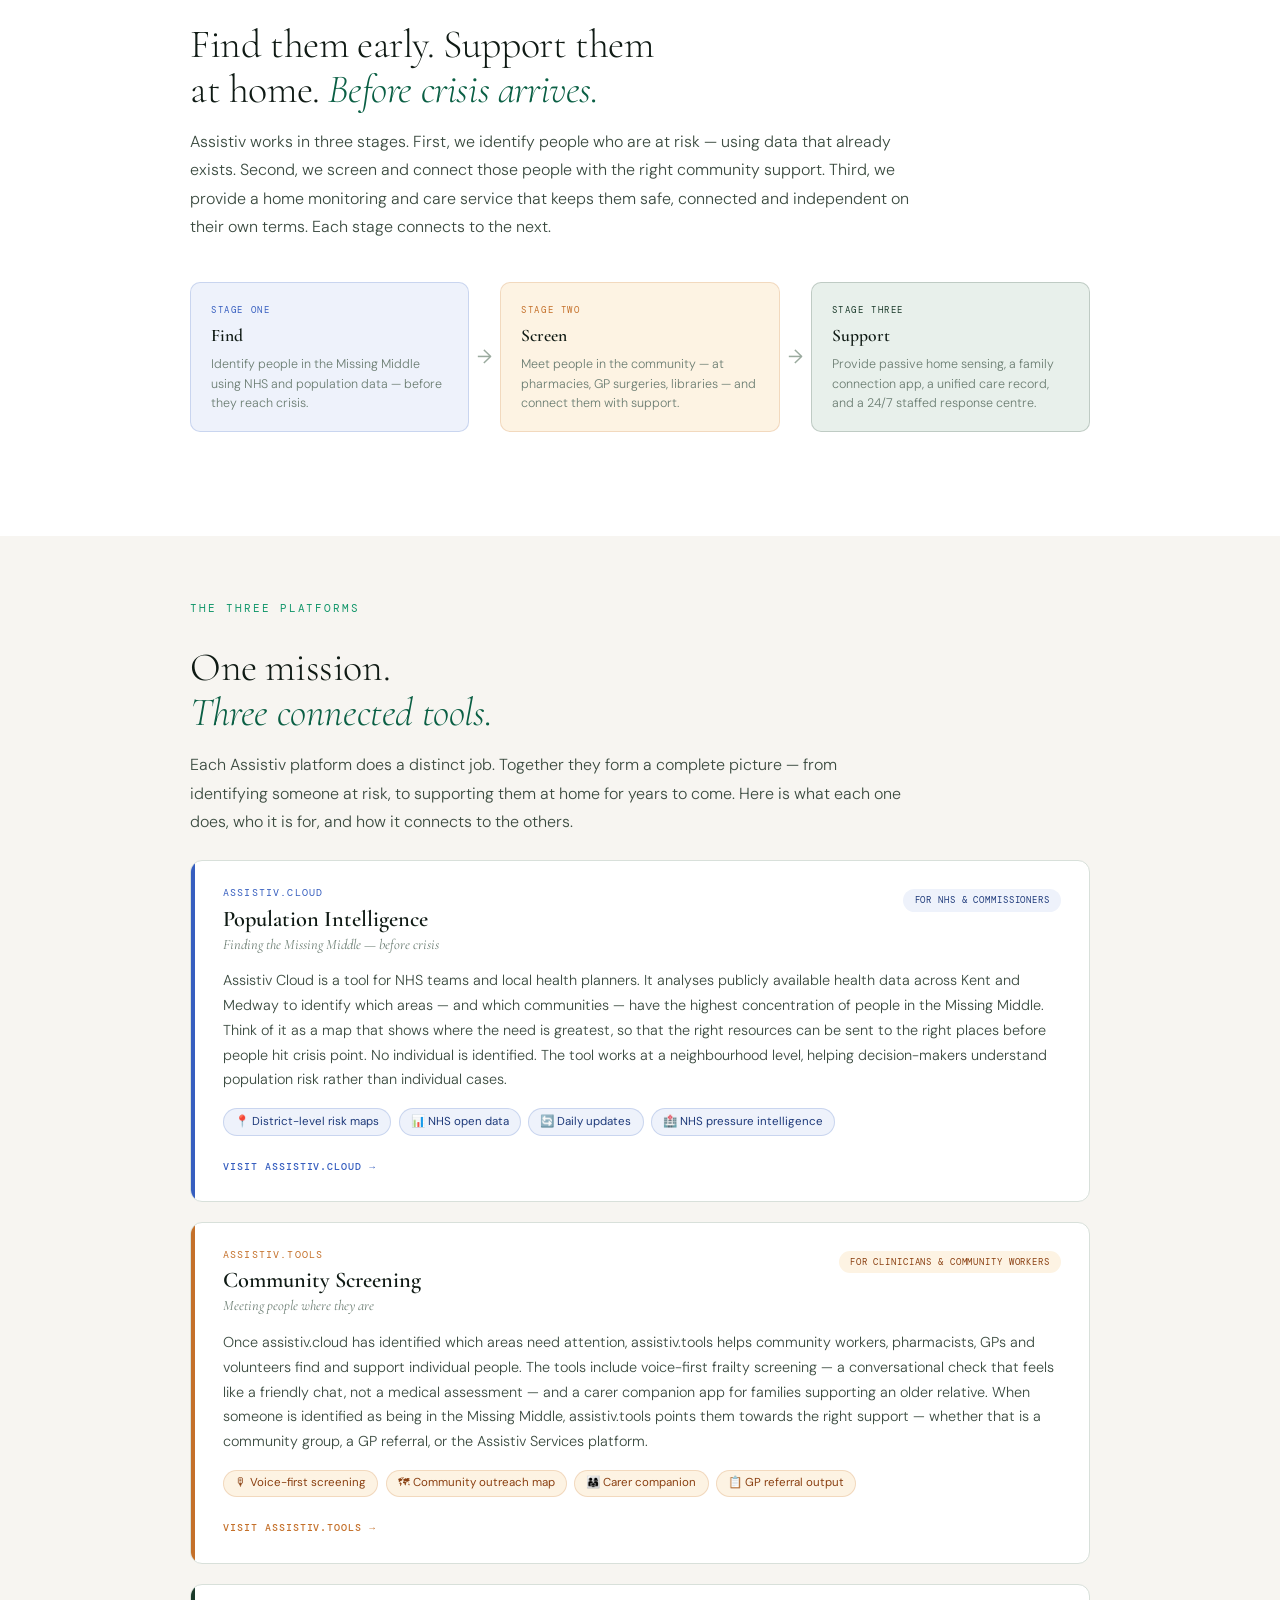
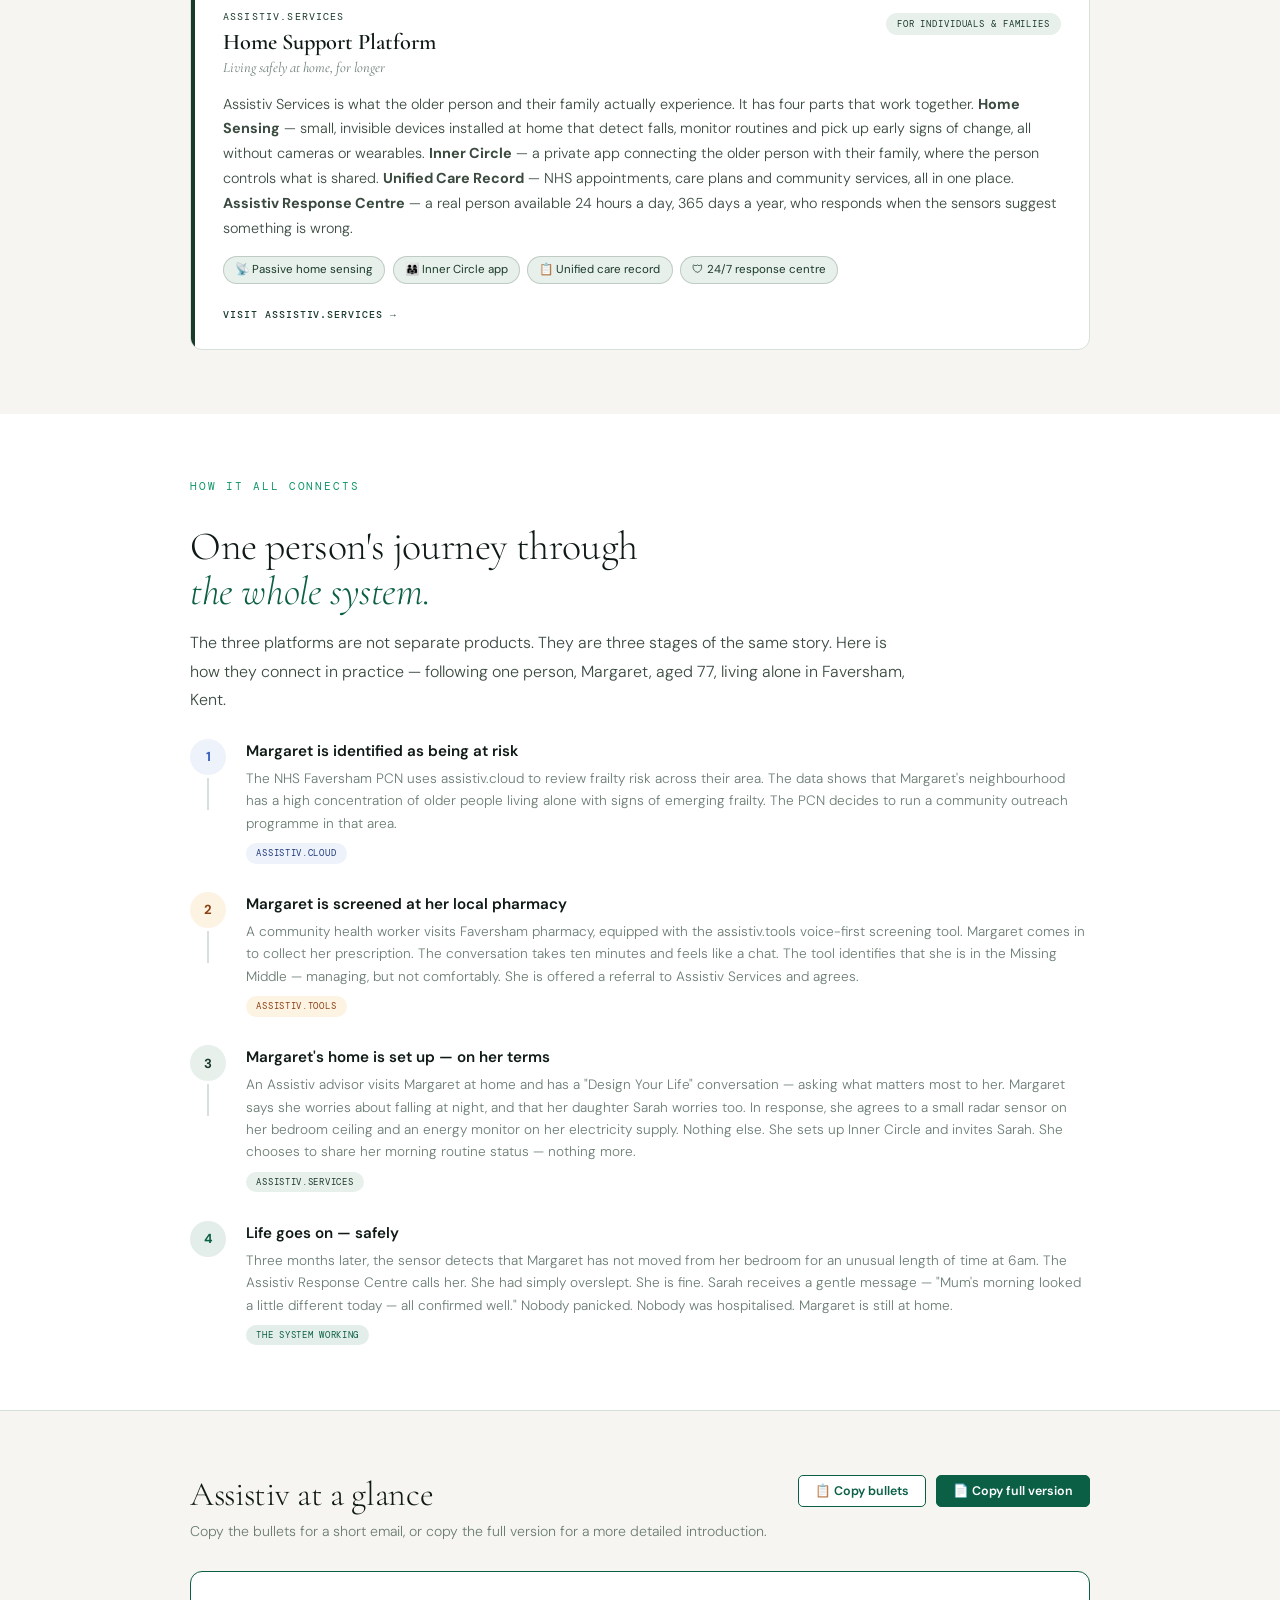
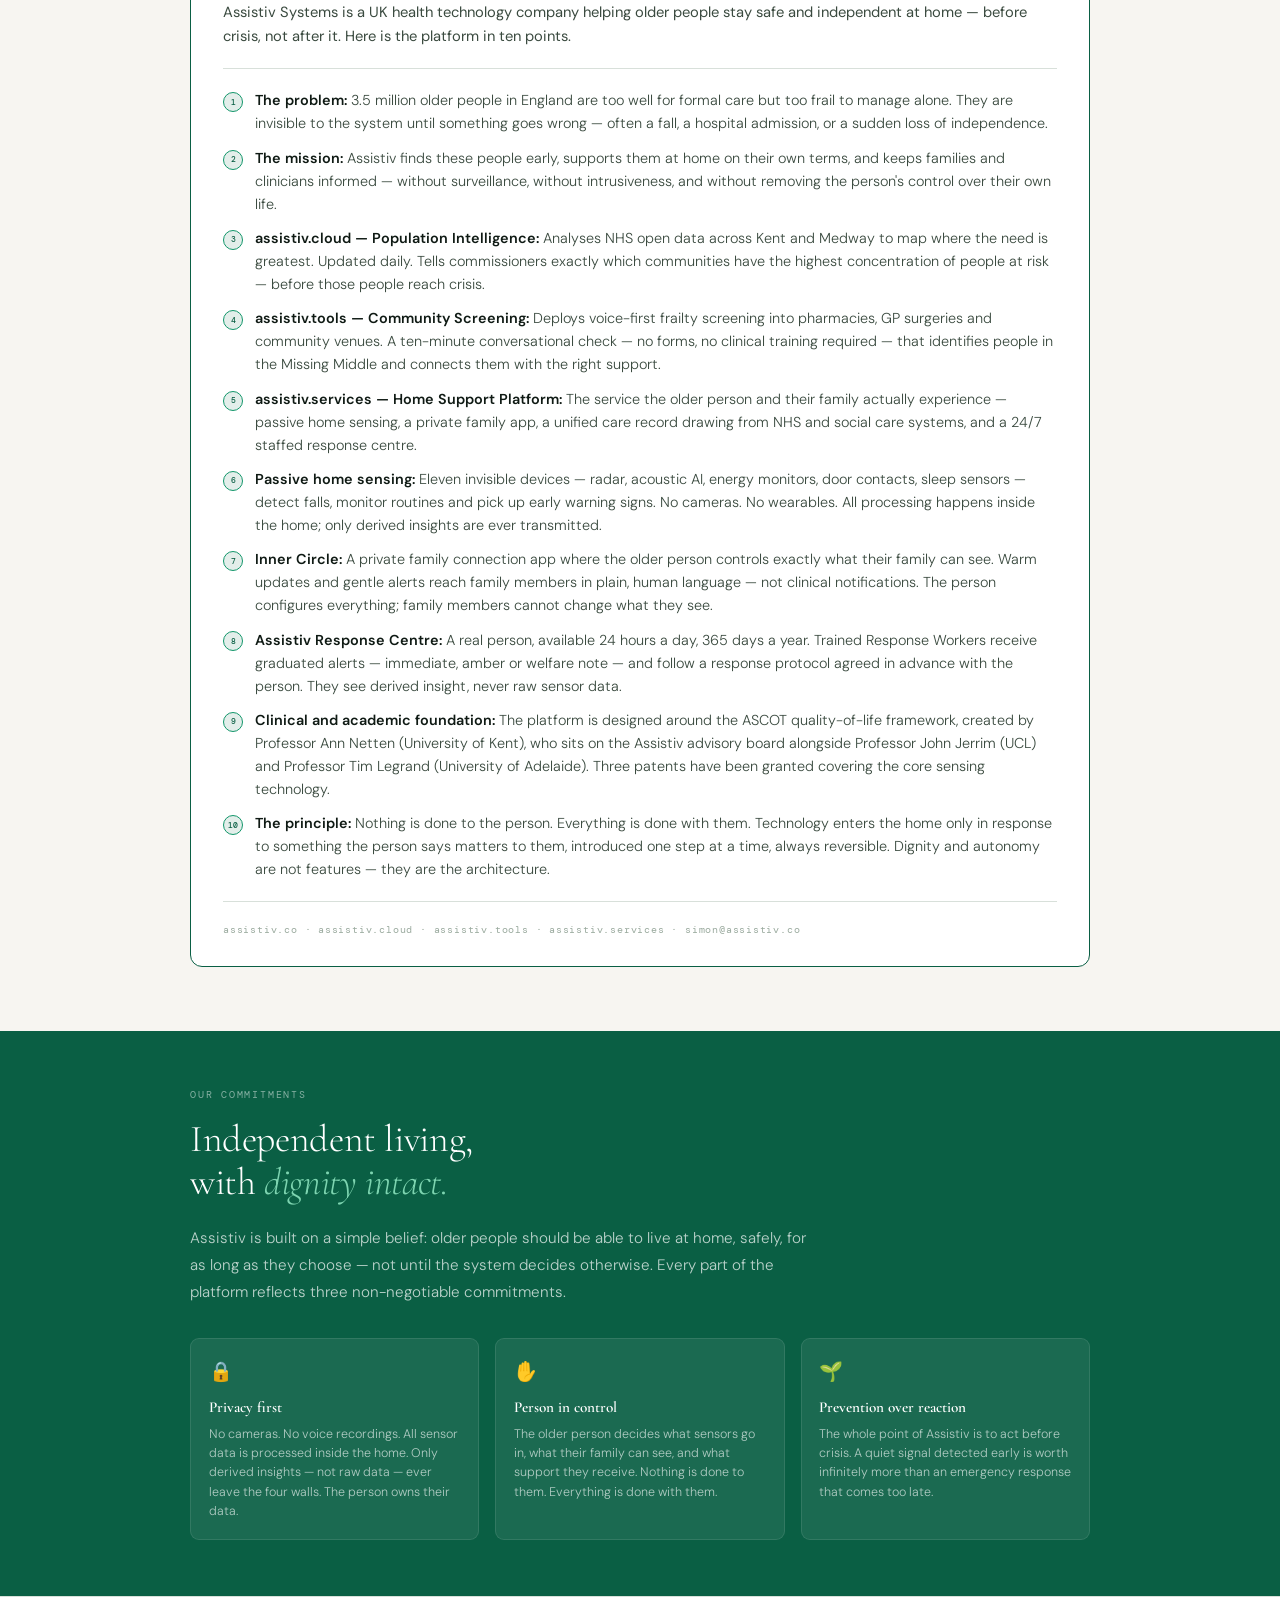
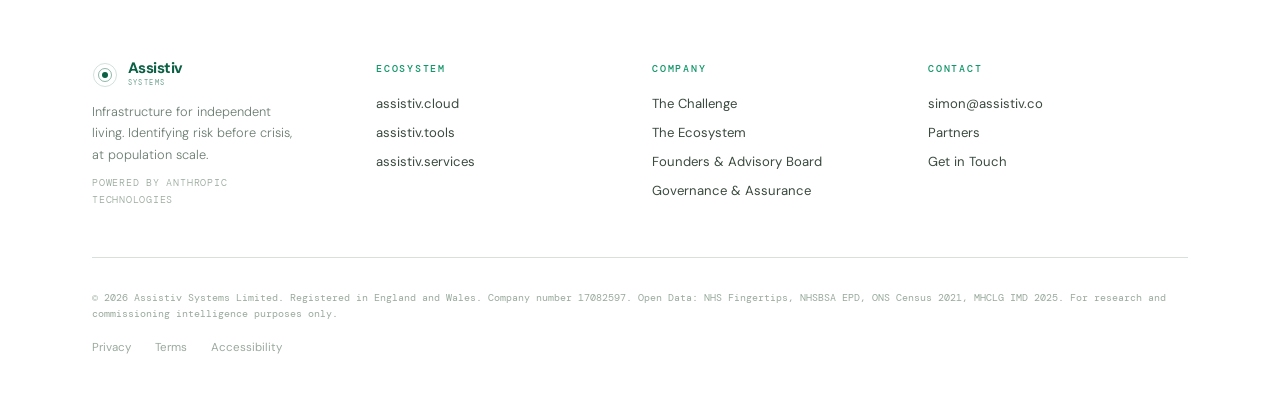
<file: platform-overview.html>
<!DOCTYPE html>
<html lang="en-GB">
<head>
<link rel="icon" href="/favicon.svg?v=3" type="image/svg+xml" sizes="any">
<link rel="icon" href="/favicon.ico?v=3" sizes="32x32">
<link rel="apple-touch-icon" href="/favicon.svg?v=3">
<link rel="manifest" href="/site.webmanifest">
<meta charset="UTF-8">
<meta name="viewport" content="width=device-width, initial-scale=1.0, viewport-fit=cover">
<meta name="description" content="Assistiv Systems — helping older people live safely and independently at home, before crisis. A plain-English overview of the platform, the problem it solves and the people it serves.">
<title>The Assistiv Platform — At a Glance | Assistiv Systems</title>
<link rel="preconnect" href="https://fonts.googleapis.com">
<link rel="preconnect" href="https://fonts.gstatic.com" crossorigin>
<link href="https://fonts.googleapis.com/css2?family=Cormorant+Garamond:ital,wght@0,300;0,400;0,600;1,400&family=DM+Mono:wght@300;400;500&family=DM+Sans:wght@300;400;500;600;700&display=swap" rel="stylesheet">
<style>

/* ── TOKENS — exact match to assistiv.co index.html ─────── */
:root {
  --ink:          #0f1a14;
  --ink-mid:      #3a4a3f;
  --ink-soft:     #6b7d72;
  --ink-faint:    #9aaa9e;
  --white:        #ffffff;
  --cream:        #f7f5f1;
  --border:       #d8e0da;

  --g-deep:       #0A5F44;
  --g-mid:        #0f7a57;
  --g-accent:     #12966a;
  --g-pale:       #e3eeea;

  --cloud:        #365EBF;
  --cloud-dark:   #1e3a7a;
  --cloud-pale:   #eef2fb;

  --tools:        #C4702A;
  --tools-dark:   #8a4012;
  --tools-pale:   #fdf3e3;

  --serv:         #1a3a2a;
  --serv-mid:     #2d5c42;
  --serv-pale:    #e8f0eb;

  --serif:  'Cormorant Garamond', Georgia, serif;
  --sans:   'DM Sans', system-ui, sans-serif;
  --mono:   'DM Mono', monospace;
  --ease:   0.22s ease;
}

*, *::before, *::after { box-sizing: border-box; margin: 0; padding: 0; }
html { font-size: 16px; scroll-behavior: smooth; }
body {
  font-family: var(--sans);
  background: var(--white);
  color: var(--ink);
  line-height: 1.6;
  -webkit-font-smoothing: antialiased;
  overflow-x: hidden;
}

/* ── NAV — exact from index.html ────────────────────────── */
#nav {
  position: fixed; top: 0; left: 0; right: 0; z-index: 1000;
  height: 66px;
  background: rgba(255,255,255,0.97);
  backdrop-filter: blur(14px);
  border-bottom: 1px solid var(--border);
  display: flex; align-items: center;
}
.nav-inner {
  width: 100%; max-width: 1160px; margin: 0 auto;
  padding: 0 2rem;
  display: flex; align-items: center; justify-content: space-between; gap: 2rem;
}
.nav-brand { display: flex; align-items: center; gap: 0.65rem; text-decoration: none; }
.nav-logo-mark { position: relative; width: 32px; height: 32px; display: flex; align-items: center; justify-content: center; }
.nav-logo-dot { border-radius: 50%; position: absolute; }
.nav-logo-core { width: 8px; height: 8px; background: var(--g-deep); z-index: 2; }
.nav-logo-r1   { width: 18px; height: 18px; border: 1.5px solid var(--g-deep); opacity: 0.45; background: none; }
.nav-logo-r2   { width: 30px; height: 30px; border: 1.5px solid var(--g-deep); opacity: 0.18; background: none; }
.nav-wordmark  { display: flex; flex-direction: column; gap: 1px; }
.nav-name { font-family: var(--sans); font-size: 1.05rem; font-weight: 700; letter-spacing: -0.03em; color: var(--g-deep); line-height: 1; }
.nav-sub  { font-family: var(--mono); font-size: 0.45rem; letter-spacing: 0.2em; text-transform: uppercase; color: var(--g-deep); opacity: 0.6; }
.nav-links { display: flex; align-items: center; gap: 1.8rem; list-style: none; }
.nav-links a { font-size: 0.82rem; font-weight: 500; color: var(--ink-mid); text-decoration: none; transition: color var(--ease); }
.nav-links a:hover { color: var(--g-deep); }
.nav-cta {
  font-family: var(--sans); font-size: 0.82rem; font-weight: 600;
  color: var(--white); background: var(--g-deep);
  padding: 0.5rem 1.2rem; border-radius: 5px; text-decoration: none;
  transition: background var(--ease); white-space: nowrap;
}
.nav-cta:hover { background: var(--g-mid); }
.hamburger { display: none; flex-direction: column; gap: 5px; background: none; border: none; cursor: pointer; padding: 4px; }
.hamburger span { display: block; width: 22px; height: 2px; background: var(--ink); border-radius: 2px; }
.mobile-nav {
  display: none; position: fixed; inset: 0;
  background: var(--cream); z-index: 998;
  flex-direction: column; align-items: center; justify-content: center; gap: 1.75rem;
}
.mobile-nav.open { display: flex; }
.mobile-nav a { font-family: var(--serif); font-size: 1.8rem; font-weight: 300; color: var(--ink); text-decoration: none; }
.mobile-nav a:hover { color: var(--g-deep); }
.m-close { position: absolute; top: 1.4rem; right: 1.75rem; font-size: 1.4rem; background: none; border: none; cursor: pointer; color: var(--ink); }
@media (max-width: 820px) { .nav-links, .nav-cta { display: none; } .hamburger { display: flex; } }

/* ── FOOTER — exact from index.html ─────────────────────── */
footer { background: var(--white); border-top: 1px solid var(--border); padding: 4rem 0 2.25rem; }
.footer-inner { max-width: 1160px; margin: 0 auto; padding: 0 2rem; }
.footer-top { display: grid; grid-template-columns: 220px 1fr; gap: 4rem; padding-bottom: 3rem; border-bottom: 1px solid var(--border); margin-bottom: 2rem; }
.footer-brand { display: flex; align-items: center; gap: 0.6rem; margin-bottom: 0.75rem; }
.footer-tagline { font-size: 0.8rem; font-weight: 300; color: var(--ink-soft); line-height: 1.7; max-width: 200px; }
.footer-nav { display: grid; grid-template-columns: repeat(3,1fr); gap: 1rem; }
.footer-nav-col h5 { font-family: var(--mono); font-size: 0.62rem; font-weight: 500; letter-spacing: 0.18em; text-transform: uppercase; color: var(--g-accent); margin-bottom: 1rem; }
.footer-nav-col a { display: block; font-size: 0.82rem; color: var(--ink-mid); margin-bottom: 0.5rem; text-decoration: none; transition: color var(--ease); }
.footer-nav-col a:hover { color: var(--g-deep); }
.footer-bottom { display: flex; justify-content: space-between; align-items: center; flex-wrap: wrap; gap: 1rem; }
.footer-copy { font-family: var(--mono); font-size: 0.65rem; color: var(--ink-faint); }
.footer-links { display: flex; gap: 1.5rem; }
.footer-links a { font-size: 0.72rem; color: var(--ink-faint); text-decoration: none; transition: color var(--ease); }
.footer-links a:hover { color: var(--g-deep); }
@media (max-width: 820px) { .footer-top { grid-template-columns: 1fr; gap: 2rem; } .footer-nav { grid-template-columns: repeat(2,1fr); } }
@media (max-width: 480px) { .footer-nav { grid-template-columns: 1fr; } .footer-bottom { flex-direction: column; text-align: center; } }

/* ── SCROLL REVEAL ───────────────────────────────────────── */
.fade-up { opacity: 0; transform: translateY(24px); transition: opacity 0.7s ease, transform 0.7s ease; }
.fade-up.visible { opacity: 1; transform: none; }
.d1{transition-delay:0.08s} .d2{transition-delay:0.16s} .d3{transition-delay:0.24s} .d4{transition-delay:0.32s}
@media (prefers-reduced-motion: reduce) { .fade-up { opacity:1; transform:none; transition:none; } }

/* ── PAGE-SPECIFIC STYLES ────────────────────────────────── */

/* Action bar */
.action-bar {
  background: var(--g-pale);
  border-bottom: 1px solid var(--border);
  padding: 0.65rem 2rem;
  display: flex; align-items: center; justify-content: space-between;
  flex-wrap: wrap; gap: 0.75rem;
  margin-top: 66px;
}
.action-bar-label {
  font-family: var(--mono); font-size: 0.62rem; letter-spacing: 0.14em;
  text-transform: uppercase; color: var(--g-deep);
}
.action-btns { display: flex; gap: 0.65rem; flex-wrap: wrap; }
.action-btn {
  display: inline-flex; align-items: center; gap: 0.4rem;
  padding: 0.42rem 1rem; border-radius: 5px; border: none;
  font-family: var(--sans); font-size: 0.8rem; font-weight: 600;
  cursor: pointer; text-decoration: none; transition: all 0.15s;
}
.btn-dl      { background: var(--g-deep); color: var(--white); }
.btn-dl:hover { background: var(--g-mid); }
.btn-copy    { background: var(--white); color: var(--g-deep); border: 1.5px solid var(--g-deep); }
.btn-copy:hover { background: var(--g-pale); }
.btn-share   { background: var(--white); color: var(--ink-mid); border: 1.5px solid var(--border); }
.btn-share:hover { border-color: var(--g-deep); color: var(--g-deep); }
@media (max-width: 600px) { .action-bar { flex-direction: column; align-items: flex-start; } }

/* Hero */
.hero {
  padding: 4rem 2rem 3.5rem;
  background: var(--white);
  border-bottom: 1px solid var(--border);
}
.hero-inner { max-width: 900px; margin: 0 auto; }
.hero-eyebrow {
  font-family: var(--mono); font-size: 0.68rem; letter-spacing: 0.18em;
  text-transform: uppercase; color: var(--g-accent); margin-bottom: 1.75rem;
  display: block;
}
.hero-eyebrow::before, .hero-eyebrow::after {
  display: none;
}
.hero h1 {
  font-family: var(--serif); font-size: clamp(34px, 5vw, 58px);
  font-weight: 300; line-height: 1.08; letter-spacing: -0.02em;
  color: var(--ink); margin-bottom: 1.25rem;
}
.hero h1 em { font-style: italic; color: var(--g-deep); }
.hero-lead {
  font-size: 1.05rem; font-weight: 300; color: var(--ink-mid);
  line-height: 1.75; max-width: 62ch; margin-bottom: 1.75rem;
}
.hero-stat-row { display: flex; flex-wrap: wrap; gap: 2rem; }
.hero-stat { border-left: 2px solid var(--border); padding-left: 1rem; }
.hero-stat-num { font-family: var(--serif); font-size: 2rem; font-weight: 600; color: var(--g-deep); line-height: 1; }
.hero-stat-label { font-family: var(--mono); font-size: 0.55rem; letter-spacing: 0.12em; text-transform: uppercase; color: var(--ink-soft); margin-top: 3px; }

/* Sections */
.section { padding: 4rem 2rem; }
.section-inner { max-width: 900px; margin: 0 auto; }
.section-inner h2 {
  font-family: var(--serif); font-size: clamp(26px, 3.5vw, 40px);
  font-weight: 300; color: var(--ink); margin-bottom: 1rem; line-height: 1.12; letter-spacing: -0.01em;
}
.section-inner h2 em { font-style: italic; color: var(--g-deep); }
.section-body { font-size: 1rem; font-weight: 300; color: var(--ink-mid); line-height: 1.78; max-width: 66ch; margin-bottom: 1.5rem; }

/* Gap box */
.gap-box {
  background: var(--white); border: 1px solid var(--border);
  border-left: 4px solid var(--g-deep); border-radius: 0 10px 10px 0;
  padding: 1.5rem 1.75rem; margin-bottom: 2rem;
}
.gap-box-title { font-family: var(--serif); font-size: 1.25rem; font-weight: 600; color: var(--g-deep); margin-bottom: 0.6rem; }
.gap-box p { font-size: 0.95rem; font-weight: 300; color: var(--ink-mid); line-height: 1.72; }

/* Three groups */
.three-groups { display: grid; grid-template-columns: repeat(3,1fr); gap: 1.25rem; margin-top: 1.5rem; }
.group-card { background: var(--white); border: 1px solid var(--border); border-radius: 10px; padding: 1.25rem; }
.group-icon  { font-size: 1.5rem; margin-bottom: 0.6rem; }
.group-title { font-family: var(--serif); font-size: 1.05rem; font-weight: 600; color: var(--ink); margin-bottom: 0.4rem; }
.group-desc  { font-size: 0.83rem; font-weight: 300; color: var(--ink-soft); line-height: 1.6; }
@media (max-width: 680px) { .three-groups { grid-template-columns: 1fr; } }

/* Flow */
.flow-row { display: flex; align-items: stretch; gap: 0; margin: 2.5rem 0; flex-wrap: wrap; }
.flow-step { flex: 1; min-width: 180px; border-radius: 10px; padding: 1.25rem 1.25rem 1.1rem; border: 1px solid var(--border); }
.flow-arrow { font-size: 1.2rem; color: var(--ink-faint); padding: 0 0.5rem; flex-shrink: 0; display: flex; align-items: center; }
.flow-step-num   { font-family: var(--mono); font-size: 0.55rem; letter-spacing: 0.18em; text-transform: uppercase; margin-bottom: 0.35rem; display: block; }
.flow-step-title { font-family: var(--serif); font-size: 1.1rem; font-weight: 600; color: var(--ink); margin-bottom: 0.3rem; }
.flow-step-desc  { font-size: 0.78rem; font-weight: 300; color: var(--ink-soft); line-height: 1.55; }
@media (max-width: 680px) { .flow-arrow { display: none; } .flow-step { min-width: 100%; } }

/* Platform cards */
.platform-cards { display: flex; flex-direction: column; gap: 1.25rem; }
.platform-card {
  background: var(--white); border: 1px solid var(--border);
  border-radius: 12px; overflow: hidden;
  display: grid; grid-template-columns: 4px 1fr;
}
.platform-card-body   { padding: 1.5rem 1.75rem; }
.platform-card-header { display: flex; align-items: flex-start; justify-content: space-between; flex-wrap: wrap; gap: 0.75rem; margin-bottom: 0.85rem; }
.platform-card-domain {
  font-family: var(--mono); font-size: 0.6rem; letter-spacing: 0.12em;
  text-transform: uppercase; margin-bottom: 0.3rem; display: block;
}
.platform-card-name {
  font-family: var(--serif); font-size: 1.4rem; font-weight: 600;
  color: var(--ink); line-height: 1.15; margin-bottom: 0.2rem;
}
.platform-card-tagline {
  font-family: var(--serif); font-size: 0.9rem; font-style: italic;
  color: var(--ink-soft); line-height: 1.4;
}
.platform-card-audience {
  font-family: var(--mono); font-size: 0.55rem; letter-spacing: 0.1em;
  text-transform: uppercase; padding: 0.25rem 0.7rem; border-radius: 100px;
  flex-shrink: 0; align-self: flex-start; margin-top: 4px;
}
.platform-card-desc { font-size: 0.9rem; font-weight: 300; color: var(--ink-mid); line-height: 1.72; margin-bottom: 1rem; }
.platform-card-features { display: flex; flex-wrap: wrap; gap: 0.45rem; margin-bottom: 1rem; }
.feature-chip {
  display: inline-flex; align-items: center; gap: 0.3rem;
  padding: 0.22rem 0.7rem; border-radius: 100px; border: 1px solid;
  font-family: var(--sans); font-size: 0.72rem; font-weight: 400;
}
.platform-card-link {
  display: inline-flex; align-items: center; gap: 0.35rem;
  font-family: var(--mono); font-size: 0.6rem; letter-spacing: 0.1em;
  text-transform: uppercase; text-decoration: none; font-weight: 500;
  transition: gap 0.15s;
}
.platform-card-link:hover { gap: 0.55rem; }

/* Journey */
.journey-steps { display: flex; flex-direction: column; }
.journey-step { display: flex; align-items: flex-start; gap: 1.25rem; }
.journey-step-line { display: flex; flex-direction: column; align-items: center; flex-shrink: 0; }
.journey-node {
  width: 36px; height: 36px; border-radius: 50%; flex-shrink: 0;
  display: flex; align-items: center; justify-content: center;
  font-family: var(--sans); font-size: 0.82rem; font-weight: 700;
}
.journey-connector { width: 2px; height: 32px; margin: 3px 0; background: var(--border); }
.journey-content { padding-bottom: 1.75rem; }
.journey-label  { font-size: 0.95rem; font-weight: 600; color: var(--ink); margin-bottom: 0.3rem; }
.journey-detail { font-size: 0.85rem; font-weight: 300; color: var(--ink-soft); line-height: 1.65; }
.journey-platform-tag {
  display: inline-flex; align-items: center; gap: 0.3rem;
  margin-top: 0.5rem; padding: 0.2rem 0.65rem; border-radius: 100px;
  font-family: var(--mono); font-size: 0.55rem; letter-spacing: 0.08em; text-transform: uppercase;
}

/* Mission strip */
.mission-strip { background: var(--g-deep); padding: 3.5rem 2rem; }
.mission-inner { max-width: 900px; margin: 0 auto; }
.mission-eyebrow { font-family: var(--mono); font-size: 0.62rem; letter-spacing: 0.18em; text-transform: uppercase; color: rgba(255,255,255,0.5); margin-bottom: 0.9rem; display: block; }
.mission-head {
  font-family: var(--serif); font-size: clamp(24px, 3.2vw, 38px);
  font-weight: 300; color: var(--white); line-height: 1.15; letter-spacing: -0.01em;
  margin-bottom: 1.25rem;
}
.mission-head em { font-style: italic; color: #7dd4b0; }
.mission-body { font-size: 0.95rem; font-weight: 300; color: rgba(255,255,255,0.72); line-height: 1.78; max-width: 62ch; margin-bottom: 2rem; }
.mission-principles { display: grid; grid-template-columns: repeat(3,1fr); gap: 1rem; }
.mission-principle { background: rgba(255,255,255,0.07); border: 1px solid rgba(255,255,255,0.1); border-radius: 9px; padding: 1.1rem; }
.mp-icon  { font-size: 1.2rem; margin-bottom: 0.5rem; }
.mp-title { font-family: var(--serif); font-size: 0.95rem; font-weight: 600; color: var(--white); margin-bottom: 0.3rem; }
.mp-desc  { font-size: 0.78rem; font-weight: 300; color: rgba(255,255,255,0.65); line-height: 1.55; }
@media (max-width: 680px) { .mission-principles { grid-template-columns: 1fr; } }

/* ── SUMMARY BOX ─────────────────────────────────────────── */
.summary-section { padding: 4rem 2rem; background: var(--cream); border-top: 1px solid var(--border); }
.summary-inner   { max-width: 900px; margin: 0 auto; }
.summary-header  { display: flex; align-items: flex-start; justify-content: space-between; flex-wrap: wrap; gap: 1rem; margin-bottom: 1.75rem; }
.summary-header-text h2 {
  font-family: var(--serif); font-size: clamp(22px, 2.8vw, 34px);
  font-weight: 300; color: var(--ink); line-height: 1.15; letter-spacing: -0.01em;
  margin-bottom: 0.4rem;
}
.summary-header-text p { font-size: 0.88rem; font-weight: 300; color: var(--ink-soft); }
.summary-copy-btns { display: flex; gap: 0.6rem; flex-wrap: wrap; align-items: flex-start; }
.scopy-btn {
  display: inline-flex; align-items: center; gap: 0.4rem;
  padding: 0.45rem 1rem; border-radius: 5px; border: 1.5px solid var(--g-deep);
  font-family: var(--sans); font-size: 0.78rem; font-weight: 600;
  background: var(--white); color: var(--g-deep); cursor: pointer;
  transition: all 0.15s; white-space: nowrap;
}
.scopy-btn:hover         { background: var(--g-pale); }
.scopy-btn.scopy-full    { background: var(--g-deep); color: var(--white); border-color: var(--g-deep); }
.scopy-btn.scopy-full:hover { background: var(--g-mid); }
.summary-box {
  background: var(--white); border: 1.5px solid var(--g-deep);
  border-radius: 12px; padding: 1.75rem 2rem;
}
.summary-intro {
  font-size: 0.92rem; font-weight: 400; color: var(--ink-mid);
  line-height: 1.65; margin-bottom: 1.25rem;
  padding-bottom: 1.25rem; border-bottom: 1px solid var(--border);
}
.summary-list { list-style: none; display: flex; flex-direction: column; gap: 0.7rem; }
.summary-list li {
  display: flex; align-items: flex-start; gap: 0.75rem;
  font-size: 0.9rem; font-weight: 300; color: var(--ink-mid); line-height: 1.6;
}
.summary-bullet {
  width: 20px; height: 20px; border-radius: 50%; flex-shrink: 0;
  background: var(--g-pale); border: 1.5px solid var(--g-accent);
  display: flex; align-items: center; justify-content: center;
  font-family: var(--mono); font-size: 0.52rem; font-weight: 500;
  color: var(--g-deep); margin-top: 0.18rem;
}
.summary-list li strong { color: var(--ink); font-weight: 600; }
.summary-url {
  margin-top: 1.25rem; padding-top: 1.25rem; border-top: 1px solid var(--border);
  font-family: var(--mono); font-size: 0.62rem; letter-spacing: 0.08em;
  color: var(--ink-faint);
}

/* ── MOBILE ──────────────────────────────────────────────── */
@media (max-width: 680px) {

  /* Hero */
  .hero { padding: 2.5rem 1.25rem 2.5rem; }
  .hero h1 { font-size: 2rem; }
  .hero-lead { font-size: 0.95rem; }
  .hero-stat-row { gap: 1.25rem; }
  .hero-stat-num { font-size: 1.5rem; }

  /* Sections */
  .section { padding: 3rem 1.25rem; }
  .section-inner h2 { font-size: 1.6rem; }
  .section-body { font-size: 0.92rem; }

  /* Gap box */
  .gap-box { padding: 1.1rem 1.25rem; }

  /* Three groups — already collapses via existing rule */

  /* Flow steps — already collapses */
  .flow-step { padding: 1rem; }
  .flow-step-title { font-size: 1rem; }

  /* Platform cards */
  .platform-card-body { padding: 1.1rem 1.25rem; }
  .platform-card-name { font-size: 1.2rem; }
  .platform-card-header { flex-direction: column; gap: 0.5rem; }
  .platform-card-audience { align-self: flex-start; }
  .platform-card-desc { font-size: 0.85rem; }
  .platform-card-features { gap: 0.35rem; }
  .feature-chip { font-size: 0.68rem; }

  /* Journey */
  .journey-label { font-size: 0.9rem; }
  .journey-detail { font-size: 0.82rem; }
  .journey-node { width: 30px; height: 30px; font-size: 0.75rem; }

  /* Summary */
  .summary-section { padding: 3rem 1.25rem; }
  .summary-header { flex-direction: column; gap: 1rem; }
  .summary-box { padding: 1.25rem; }
  .summary-intro { font-size: 0.88rem; }
  .summary-list li { font-size: 0.85rem; gap: 0.6rem; }
  .summary-copy-btns { flex-direction: column; width: 100%; }
  .scopy-btn { justify-content: center; }

  /* Mission */
  .mission-strip { padding: 2.5rem 1.25rem; }
  .mission-head { font-size: 1.55rem; }
  .mission-body { font-size: 0.88rem; }
  .mission-principles { grid-template-columns: 1fr; }

  /* Action bar */
  .action-btns { flex-direction: column; width: 100%; }
  .action-btn { justify-content: center; }
}

@media (max-width: 400px) {
  .hero h1 { font-size: 1.7rem; }
  .section-inner h2 { font-size: 1.4rem; }
}
@media print {
  * { -webkit-print-color-adjust: exact !important; print-color-adjust: exact !important; }
  #nav, .action-bar, .mobile-nav, .hamburger, footer,
  .summary-copy-btns, .summary-header-text p { display: none !important; }
  body { font-size: 11pt; }
  .hero, .section, .summary-section { padding: 1.2rem 0; }
  .hero-inner, .section-inner, .mission-inner, .summary-inner { max-width: 100%; padding: 0; }
  .three-groups, .mission-principles { grid-template-columns: repeat(3,1fr); }
  .platform-card { break-inside: avoid; }
  .summary-box   { break-inside: avoid; }
  .mission-strip {
    break-before: page;
    padding: 1.5rem 0;
    overflow: visible;
  }
  .platform-card-link::after { content: " · " attr(href); font-size: 8pt; color: #555; }
  @page { margin: 1.5cm 1.8cm; size: A4; }
}

</style>
  <link rel="stylesheet" href="/mobile.css">
</head>
<body>

<!-- NAV — exact from index.html -->
<nav id="nav">
  <div class="nav-inner">
    <a class="nav-brand" href="https://www.assistiv.co">
      <div class="nav-logo-mark">
        <div class="nav-logo-dot nav-logo-core"></div>
        <div class="nav-logo-dot nav-logo-r1"></div>
        <div class="nav-logo-dot nav-logo-r2"></div>
      </div>
      <div class="nav-wordmark">
        <span class="nav-name">Assistiv</span>
        <span class="nav-sub">Systems</span>
      </div>
    </a>
    <ul class="nav-links">
      <li><a href="index.html#challenge">The Challenge</a></li>
      <li><a href="index.html#journey">The Journey</a></li>
      <li><a href="index.html#ecosystem">The Ecosystem</a></li>
      <li><a href="index.html#how">How It Works</a></li>
      <li><a href="index.html#outcomes">Outcomes</a></li>
      <li><a href="index.html#people">People</a></li>
      <li><a href="governance.html">Governance</a></li>
    </ul>
    <a class="nav-cta" href="index.html#contact">Get in touch</a>
    <button class="hamburger" id="hbg" aria-label="Open menu"><span></span><span></span><span></span></button>
  </div>
</nav>

<!-- MOBILE NAV — exact from index.html -->
<div class="mobile-nav" id="mob-nav">
  <button class="m-close" id="mob-close">✕</button>
  <a href="index.html#challenge" onclick="document.getElementById('mob-nav').classList.remove('open')">The Challenge</a>
  <a href="index.html#ecosystem" onclick="document.getElementById('mob-nav').classList.remove('open')">The Ecosystem</a>
  <a href="index.html#how"       onclick="document.getElementById('mob-nav').classList.remove('open')">How It Works</a>
  <a href="index.html#outcomes"  onclick="document.getElementById('mob-nav').classList.remove('open')">Outcomes</a>
  <a href="index.html#people"    onclick="document.getElementById('mob-nav').classList.remove('open')">People</a>
  <a href="governance.html">Governance</a>
  <a href="index.html#contact"   onclick="document.getElementById('mob-nav').classList.remove('open')">Get in Touch</a>
</div>

<!-- ACTION BAR -->
<div class="action-bar">
  <span class="action-bar-label">Assistiv Systems · Platform Overview · 2026</span>
  <div class="action-btns">
    <button class="action-btn btn-dl"    onclick="window.print()">⬇ Download PDF</button>
    <button class="action-btn btn-copy"  onclick="copyLink()">🔗 Copy link</button>
    <button class="action-btn btn-share" onclick="shareNative()">↗ Share</button>
  </div>
</div>

<!-- HERO -->
<section class="hero">
  <div class="hero-inner">
    <p class="hero-eyebrow fade-up">Assistiv Systems · Platform overview</p>
    <h1 class="fade-up d1">Helping older people stay<br>at home, <em>safely and independently.</em></h1>
    <p class="hero-lead fade-up d2">Right now, there are 3.5 million older people in England who are neither fully independent nor in formal care. They are struggling quietly — and nobody is watching. Assistiv exists to find them, support them, and keep them safe — before a crisis that could have been prevented.</p>
    <div class="hero-stat-row fade-up d3">
      <div class="hero-stat">
        <div class="hero-stat-num">3.5m</div>
        <div class="hero-stat-label">People in the gap · England</div>
      </div>
      <div class="hero-stat">
        <div class="hero-stat-num">£37bn</div>
        <div class="hero-stat-label">Annual cost of preventable admissions</div>
      </div>
      <div class="hero-stat">
        <div class="hero-stat-num">63%</div>
        <div class="hero-stat-label">Of older people want to stay at home</div>
      </div>
    </div>
  </div>
</section>

<!-- THE PROBLEM -->
<section class="section" style="background:var(--cream);">
  <div class="section-inner">
    <p class="hero-eyebrow fade-up" style="display:block;">The problem</p>
    <h2 class="fade-up d1">There is a gap between<br>independence and care —<br><em>and it is where people fall.</em></h2>
    <p class="section-body fade-up d2">Most older people do not suddenly become frail overnight. They decline gradually — slowly needing more help, slowly becoming less safe. But the system only really notices when something goes wrong: a fall, a hospital admission, a crisis. By then, the damage is done, the cost is high, and the person's independence may be gone for good.</p>

    <div class="gap-box fade-up d2">
      <div class="gap-box-title">The Missing Middle</div>
      <p>We call this group the Missing Middle. They are too well to qualify for formal social care. They are too frail to manage entirely on their own. They are invisible to the system — until the moment they aren't. That moment costs the NHS an average of £12,000 per emergency admission. More importantly, it costs the person their confidence, their independence, and often their home.</p>
    </div>

    <div class="three-groups">
      <div class="group-card fade-up d1">
        <div class="group-icon">🏃</div>
        <div class="group-title">Fully independent</div>
        <div class="group-desc">Managing well, no support needed. The system leaves them alone — rightly.</div>
      </div>
      <div class="group-card fade-up d2" style="border-color:var(--g-deep);border-width:2px;">
        <div class="group-icon" style="font-size:1.8rem;">🔍</div>
        <div class="group-title" style="color:var(--g-deep);">The Missing Middle</div>
        <div class="group-desc" style="color:var(--ink-mid);">3.5 million people. Struggling quietly. Between independence and formal care. <strong style="color:var(--g-deep);">This is who Assistiv exists for.</strong></div>
      </div>
      <div class="group-card fade-up d3">
        <div class="group-icon">🏥</div>
        <div class="group-title">Receiving formal care</div>
        <div class="group-desc">In the system — NHS and social care are managing. Support is in place.</div>
      </div>
    </div>
  </div>
</section>

<!-- OUR APPROACH -->
<section class="section" style="background:var(--white);">
  <div class="section-inner">
    <p class="hero-eyebrow fade-up" style="display:block;">Our approach</p>
    <h2 class="fade-up d1">Find them early. Support them<br>at home. <em>Before crisis arrives.</em></h2>
    <p class="section-body fade-up d2">Assistiv works in three stages. First, we identify people who are at risk — using data that already exists. Second, we screen and connect those people with the right community support. Third, we provide a home monitoring and care service that keeps them safe, connected and independent on their own terms. Each stage connects to the next.</p>

    <div class="flow-row fade-up d2">
      <div class="flow-step" style="background:var(--cloud-pale);border-color:rgba(54,94,191,0.2);">
        <span class="flow-step-num" style="color:var(--cloud);">Stage one</span>
        <div class="flow-step-title">Find</div>
        <div class="flow-step-desc">Identify people in the Missing Middle using NHS and population data — before they reach crisis.</div>
      </div>
      <div class="flow-arrow">→</div>
      <div class="flow-step" style="background:var(--tools-pale);border-color:rgba(196,112,42,0.2);">
        <span class="flow-step-num" style="color:var(--tools);">Stage two</span>
        <div class="flow-step-title">Screen</div>
        <div class="flow-step-desc">Meet people in the community — at pharmacies, GP surgeries, libraries — and connect them with support.</div>
      </div>
      <div class="flow-arrow">→</div>
      <div class="flow-step" style="background:var(--serv-pale);border-color:rgba(26,58,42,0.2);">
        <span class="flow-step-num" style="color:var(--serv);">Stage three</span>
        <div class="flow-step-title">Support</div>
        <div class="flow-step-desc">Provide passive home sensing, a family connection app, a unified care record, and a 24/7 staffed response centre.</div>
      </div>
    </div>
  </div>
</section>

<!-- PLATFORM CARDS -->
<section class="section" style="background:var(--cream);">
  <div class="section-inner">
    <p class="hero-eyebrow fade-up" style="display:block;">The three platforms</p>
    <h2 class="fade-up d1">One mission.<br><em>Three connected tools.</em></h2>
    <p class="section-body fade-up d2">Each Assistiv platform does a distinct job. Together they form a complete picture — from identifying someone at risk, to supporting them at home for years to come. Here is what each one does, who it is for, and how it connects to the others.</p>

    <div class="platform-cards">

      <!-- assistiv.cloud -->
      <div class="platform-card fade-up d1">
        <div style="background:var(--cloud);"></div>
        <div class="platform-card-body">
          <div class="platform-card-header">
            <div>
              <span class="platform-card-domain" style="color:var(--cloud);">assistiv.cloud</span>
              <div class="platform-card-name">Population Intelligence</div>
              <div class="platform-card-tagline">Finding the Missing Middle — before crisis</div>
            </div>
            <span class="platform-card-audience" style="background:var(--cloud-pale);color:var(--cloud-dark);">For NHS &amp; commissioners</span>
          </div>
          <p class="platform-card-desc">Assistiv Cloud is a tool for NHS teams and local health planners. It analyses publicly available health data across Kent and Medway to identify which areas — and which communities — have the highest concentration of people in the Missing Middle. Think of it as a map that shows where the need is greatest, so that the right resources can be sent to the right places before people hit crisis point. No individual is identified. The tool works at a neighbourhood level, helping decision-makers understand population risk rather than individual cases.</p>
          <div class="platform-card-features">
            <span class="feature-chip" style="background:var(--cloud-pale);color:var(--cloud-dark);border-color:rgba(54,94,191,0.2);">📍 District-level risk maps</span>
            <span class="feature-chip" style="background:var(--cloud-pale);color:var(--cloud-dark);border-color:rgba(54,94,191,0.2);">📊 NHS open data</span>
            <span class="feature-chip" style="background:var(--cloud-pale);color:var(--cloud-dark);border-color:rgba(54,94,191,0.2);">🔄 Daily updates</span>
            <span class="feature-chip" style="background:var(--cloud-pale);color:var(--cloud-dark);border-color:rgba(54,94,191,0.2);">🏥 NHS pressure intelligence</span>
          </div>
          <a class="platform-card-link" href="https://www.assistiv.cloud" target="_blank" rel="noopener" style="color:var(--cloud);">Visit assistiv.cloud →</a>
        </div>
      </div>

      <!-- assistiv.tools -->
      <div class="platform-card fade-up d2">
        <div style="background:var(--tools);"></div>
        <div class="platform-card-body">
          <div class="platform-card-header">
            <div>
              <span class="platform-card-domain" style="color:var(--tools);">assistiv.tools</span>
              <div class="platform-card-name">Community Screening</div>
              <div class="platform-card-tagline">Meeting people where they are</div>
            </div>
            <span class="platform-card-audience" style="background:var(--tools-pale);color:var(--tools-dark);">For clinicians &amp; community workers</span>
          </div>
          <p class="platform-card-desc">Once assistiv.cloud has identified which areas need attention, assistiv.tools helps community workers, pharmacists, GPs and volunteers find and support individual people. The tools include voice-first frailty screening — a conversational check that feels like a friendly chat, not a medical assessment — and a carer companion app for families supporting an older relative. When someone is identified as being in the Missing Middle, assistiv.tools points them towards the right support — whether that is a community group, a GP referral, or the Assistiv Services platform.</p>
          <div class="platform-card-features">
            <span class="feature-chip" style="background:var(--tools-pale);color:var(--tools-dark);border-color:rgba(196,112,42,0.2);">🎙 Voice-first screening</span>
            <span class="feature-chip" style="background:var(--tools-pale);color:var(--tools-dark);border-color:rgba(196,112,42,0.2);">🗺 Community outreach map</span>
            <span class="feature-chip" style="background:var(--tools-pale);color:var(--tools-dark);border-color:rgba(196,112,42,0.2);">👨‍👩‍👧 Carer companion</span>
            <span class="feature-chip" style="background:var(--tools-pale);color:var(--tools-dark);border-color:rgba(196,112,42,0.2);">📋 GP referral output</span>
          </div>
          <a class="platform-card-link" href="https://www.assistiv.tools" target="_blank" rel="noopener" style="color:var(--tools);">Visit assistiv.tools →</a>
        </div>
      </div>

      <!-- assistiv.services -->
      <div class="platform-card fade-up d3">
        <div style="background:var(--serv);"></div>
        <div class="platform-card-body">
          <div class="platform-card-header">
            <div>
              <span class="platform-card-domain" style="color:var(--serv);">assistiv.services</span>
              <div class="platform-card-name">Home Support Platform</div>
              <div class="platform-card-tagline">Living safely at home, for longer</div>
            </div>
            <span class="platform-card-audience" style="background:var(--serv-pale);color:var(--serv);">For individuals &amp; families</span>
          </div>
          <p class="platform-card-desc">Assistiv Services is what the older person and their family actually experience. It has four parts that work together. <strong>Home Sensing</strong> — small, invisible devices installed at home that detect falls, monitor routines and pick up early signs of change, all without cameras or wearables. <strong>Inner Circle</strong> — a private app connecting the older person with their family, where the person controls what is shared. <strong>Unified Care Record</strong> — NHS appointments, care plans and community services, all in one place. <strong>Assistiv Response Centre</strong> — a real person available 24 hours a day, 365 days a year, who responds when the sensors suggest something is wrong.</p>
          <div class="platform-card-features">
            <span class="feature-chip" style="background:var(--serv-pale);color:var(--serv);border-color:rgba(26,58,42,0.2);">📡 Passive home sensing</span>
            <span class="feature-chip" style="background:var(--serv-pale);color:var(--serv);border-color:rgba(26,58,42,0.2);">👨‍👩‍👧 Inner Circle app</span>
            <span class="feature-chip" style="background:var(--serv-pale);color:var(--serv);border-color:rgba(26,58,42,0.2);">📋 Unified care record</span>
            <span class="feature-chip" style="background:var(--serv-pale);color:var(--serv);border-color:rgba(26,58,42,0.2);">🛡 24/7 response centre</span>
          </div>
          <a class="platform-card-link" href="https://www.assistiv.services" target="_blank" rel="noopener" style="color:var(--serv);">Visit assistiv.services →</a>
        </div>
      </div>

    </div>
  </div>
</section>

<!-- HOW IT JOINS TOGETHER -->
<section class="section" style="background:var(--white);">
  <div class="section-inner">
    <p class="hero-eyebrow fade-up" style="display:block;">How it all connects</p>
    <h2 class="fade-up d1">One person's journey through<br><em>the whole system.</em></h2>
    <p class="section-body fade-up d2">The three platforms are not separate products. They are three stages of the same story. Here is how they connect in practice — following one person, Margaret, aged 77, living alone in Faversham, Kent.</p>

    <div class="journey-steps fade-up d2">
      <div class="journey-step">
        <div class="journey-step-line">
          <div class="journey-node" style="background:var(--cloud-pale);color:var(--cloud);">1</div>
          <div class="journey-connector"></div>
        </div>
        <div class="journey-content">
          <div class="journey-label">Margaret is identified as being at risk</div>
          <div class="journey-detail">The NHS Faversham PCN uses assistiv.cloud to review frailty risk across their area. The data shows that Margaret's neighbourhood has a high concentration of older people living alone with signs of emerging frailty. The PCN decides to run a community outreach programme in that area.</div>
          <span class="journey-platform-tag" style="background:var(--cloud-pale);color:var(--cloud-dark);">assistiv.cloud</span>
        </div>
      </div>
      <div class="journey-step">
        <div class="journey-step-line">
          <div class="journey-node" style="background:var(--tools-pale);color:var(--tools-dark);">2</div>
          <div class="journey-connector"></div>
        </div>
        <div class="journey-content">
          <div class="journey-label">Margaret is screened at her local pharmacy</div>
          <div class="journey-detail">A community health worker visits Faversham pharmacy, equipped with the assistiv.tools voice-first screening tool. Margaret comes in to collect her prescription. The conversation takes ten minutes and feels like a chat. The tool identifies that she is in the Missing Middle — managing, but not comfortably. She is offered a referral to Assistiv Services and agrees.</div>
          <span class="journey-platform-tag" style="background:var(--tools-pale);color:var(--tools-dark);">assistiv.tools</span>
        </div>
      </div>
      <div class="journey-step">
        <div class="journey-step-line">
          <div class="journey-node" style="background:var(--serv-pale);color:var(--serv);">3</div>
          <div class="journey-connector"></div>
        </div>
        <div class="journey-content">
          <div class="journey-label">Margaret's home is set up — on her terms</div>
          <div class="journey-detail">An Assistiv advisor visits Margaret at home and has a "Design Your Life" conversation — asking what matters most to her. Margaret says she worries about falling at night, and that her daughter Sarah worries too. In response, she agrees to a small radar sensor on her bedroom ceiling and an energy monitor on her electricity supply. Nothing else. She sets up Inner Circle and invites Sarah. She chooses to share her morning routine status — nothing more.</div>
          <span class="journey-platform-tag" style="background:var(--serv-pale);color:var(--serv);">assistiv.services</span>
        </div>
      </div>
      <div class="journey-step">
        <div class="journey-step-line">
          <div class="journey-node" style="background:var(--g-pale);color:var(--g-deep);">4</div>
        </div>
        <div class="journey-content" style="padding-bottom:0;">
          <div class="journey-label">Life goes on — safely</div>
          <div class="journey-detail">Three months later, the sensor detects that Margaret has not moved from her bedroom for an unusual length of time at 6am. The Assistiv Response Centre calls her. She had simply overslept. She is fine. Sarah receives a gentle message — "Mum's morning looked a little different today — all confirmed well." Nobody panicked. Nobody was hospitalised. Margaret is still at home.</div>
          <span class="journey-platform-tag" style="background:var(--g-pale);color:var(--g-deep);">The system working</span>
        </div>
      </div>
    </div>
  </div>
</section>

<!-- SUMMARY BOX -->
<section class="summary-section">
  <div class="summary-inner">
    <div class="summary-header fade-up">
      <div class="summary-header-text">
        <h2>Assistiv at a glance</h2>
        <p>Copy the bullets for a short email, or copy the full version for a more detailed introduction.</p>
      </div>
      <div class="summary-copy-btns">
        <button class="scopy-btn" onclick="copyBullets()">📋 Copy bullets</button>
        <button class="scopy-btn scopy-full" onclick="copyFull()">📄 Copy full version</button>
      </div>
    </div>

    <div class="summary-box fade-up d1">
      <p class="summary-intro">Assistiv Systems is a UK health technology company helping older people stay safe and independent at home — before crisis, not after it. Here is the platform in ten points.</p>
      <ol class="summary-list" id="summaryList">
        <li><span class="summary-bullet">1</span><span><strong>The problem:</strong> 3.5 million older people in England are too well for formal care but too frail to manage alone. They are invisible to the system until something goes wrong — often a fall, a hospital admission, or a sudden loss of independence.</span></li>
        <li><span class="summary-bullet">2</span><span><strong>The mission:</strong> Assistiv finds these people early, supports them at home on their own terms, and keeps families and clinicians informed — without surveillance, without intrusiveness, and without removing the person's control over their own life.</span></li>
        <li><span class="summary-bullet">3</span><span><strong>assistiv.cloud — Population Intelligence:</strong> Analyses NHS open data across Kent and Medway to map where the need is greatest. Updated daily. Tells commissioners exactly which communities have the highest concentration of people at risk — before those people reach crisis.</span></li>
        <li><span class="summary-bullet">4</span><span><strong>assistiv.tools — Community Screening:</strong> Deploys voice-first frailty screening into pharmacies, GP surgeries and community venues. A ten-minute conversational check — no forms, no clinical training required — that identifies people in the Missing Middle and connects them with the right support.</span></li>
        <li><span class="summary-bullet">5</span><span><strong>assistiv.services — Home Support Platform:</strong> The service the older person and their family actually experience — passive home sensing, a private family app, a unified care record drawing from NHS and social care systems, and a 24/7 staffed response centre.</span></li>
        <li><span class="summary-bullet">6</span><span><strong>Passive home sensing:</strong> Eleven invisible devices — radar, acoustic AI, energy monitors, door contacts, sleep sensors — detect falls, monitor routines and pick up early warning signs. No cameras. No wearables. All processing happens inside the home; only derived insights are ever transmitted.</span></li>
        <li><span class="summary-bullet">7</span><span><strong>Inner Circle:</strong> A private family connection app where the older person controls exactly what their family can see. Warm updates and gentle alerts reach family members in plain, human language — not clinical notifications. The person configures everything; family members cannot change what they see.</span></li>
        <li><span class="summary-bullet">8</span><span><strong>Assistiv Response Centre:</strong> A real person, available 24 hours a day, 365 days a year. Trained Response Workers receive graduated alerts — immediate, amber or welfare note — and follow a response protocol agreed in advance with the person. They see derived insight, never raw sensor data.</span></li>
        <li><span class="summary-bullet">9</span><span><strong>Clinical and academic foundation:</strong> The platform is designed around the ASCOT quality-of-life framework, created by Professor Ann Netten (University of Kent), who sits on the Assistiv advisory board alongside Professor John Jerrim (UCL) and Professor Tim Legrand (University of Adelaide). Three patents have been granted covering the core sensing technology.</span></li>
        <li><span class="summary-bullet">10</span><span><strong>The principle:</strong> Nothing is done to the person. Everything is done with them. Technology enters the home only in response to something the person says matters to them, introduced one step at a time, always reversible. Dignity and autonomy are not features — they are the architecture.</span></li>
      </ol>
      <p class="summary-url">assistiv.co · assistiv.cloud · assistiv.tools · assistiv.services · simon@assistiv.co</p>
    </div>
  </div>
</section>

<!-- MISSION -->
<section class="mission-strip">
  <div class="mission-inner">
    <span class="mission-eyebrow fade-up">Our commitments</span>
    <h2 class="mission-head fade-up d1">Independent living,<br>with <em>dignity intact.</em></h2>
    <p class="mission-body fade-up d2">Assistiv is built on a simple belief: older people should be able to live at home, safely, for as long as they choose — not until the system decides otherwise. Every part of the platform reflects three non-negotiable commitments.</p>
    <div class="mission-principles fade-up d3">
      <div class="mission-principle">
        <div class="mp-icon">🔒</div>
        <div class="mp-title">Privacy first</div>
        <div class="mp-desc">No cameras. No voice recordings. All sensor data is processed inside the home. Only derived insights — not raw data — ever leave the four walls. The person owns their data.</div>
      </div>
      <div class="mission-principle">
        <div class="mp-icon">✋</div>
        <div class="mp-title">Person in control</div>
        <div class="mp-desc">The older person decides what sensors go in, what their family can see, and what support they receive. Nothing is done to them. Everything is done with them.</div>
      </div>
      <div class="mission-principle">
        <div class="mp-icon">🌱</div>
        <div class="mp-title">Prevention over reaction</div>
        <div class="mp-desc">The whole point of Assistiv is to act before crisis. A quiet signal detected early is worth infinitely more than an emergency response that comes too late.</div>
      </div>
    </div>
  </div>
</section>

<!-- FOOTER — exact from index.html -->
<footer>
  <div class="footer-inner">
    <div class="footer-top">
      <div>
        <div class="footer-brand">
          <div class="nav-logo-mark" style="width:26px;height:26px;">
            <div class="nav-logo-dot nav-logo-core" style="width:6px;height:6px;"></div>
            <div class="nav-logo-dot nav-logo-r1" style="width:14px;height:14px;"></div>
            <div class="nav-logo-dot nav-logo-r2" style="width:24px;height:24px;"></div>
          </div>
          <div class="nav-wordmark">
            <span class="nav-name" style="font-size:0.95rem;">Assistiv</span>
            <span class="nav-sub">Systems</span>
          </div>
        </div>
        <p class="footer-tagline">Infrastructure for independent living. Identifying risk before crisis, at population scale.</p>
        <p class="footer-tagline" style="margin-top:0.6rem;font-family:var(--mono);font-size:0.6rem;letter-spacing:0.08em;text-transform:uppercase;color:var(--ink-faint);">Powered by Anthropic technologies</p>
      </div>
      <div class="footer-nav">
        <div class="footer-nav-col">
          <h5>Ecosystem</h5>
          <a href="https://www.assistiv.cloud" target="_blank" rel="noopener">assistiv.cloud</a>
          <a href="https://www.assistiv.tools" target="_blank" rel="noopener">assistiv.tools</a>
          <a href="https://www.assistiv.services" target="_blank" rel="noopener">assistiv.services</a>
        </div>
        <div class="footer-nav-col">
          <h5>Company</h5>
          <a href="index.html#challenge">The Challenge</a>
          <a href="index.html#ecosystem">The Ecosystem</a>
          <a href="about.html">Founders &amp; Advisory Board</a>
          <a href="governance.html">Governance &amp; Assurance</a>
        </div>
        <div class="footer-nav-col">
          <h5>Contact</h5>
          <a href="mailto:simon@assistiv.co">simon@assistiv.co</a>
          <a href="index.html#partners">Partners</a>
          <a href="index.html#contact">Get in Touch</a>
        </div>
      </div>
    </div>
    <div class="footer-bottom">
      <p class="footer-copy">© 2026 Assistiv Systems Limited. Registered in England and Wales. Company number 17082597. Open Data: NHS Fingertips, NHSBSA EPD, ONS Census 2021, MHCLG IMD 2025. For research and commissioning intelligence purposes only.</p>
      <div class="footer-links">
        <a href="privacy.html">Privacy</a>
        <a href="terms.html">Terms</a>
        <a href="accessibility.html">Accessibility</a>
      </div>
    </div>
  </div>
</footer>

<script>
  // Mobile nav
  document.getElementById('hbg').addEventListener('click', () => document.getElementById('mob-nav').classList.add('open'));
  document.getElementById('mob-close').addEventListener('click', () => document.getElementById('mob-nav').classList.remove('open'));

  // Scroll reveal
  const obs = new IntersectionObserver(entries => {
    entries.forEach(e => { if (e.isIntersecting) { e.target.classList.add('visible'); obs.unobserve(e.target); } });
  }, { threshold: 0.08 });
  document.querySelectorAll('.fade-up').forEach(el => obs.observe(el));

  // Copy link
  function copyLink() {
    navigator.clipboard.writeText(window.location.href).then(() => {
      const btn = document.querySelector('[onclick="copyLink()"]');
      const orig = btn.textContent;
      btn.textContent = '✓ Copied';
      setTimeout(() => btn.textContent = orig, 2000);
    });
  }

  // Copy bullets only
  function copyBullets() {
    const items = document.querySelectorAll('#summaryList li');
    const text = Array.from(items).map((li, i) => {
      return `${i + 1}. ${li.querySelector('span:last-child').textContent.trim()}`;
    }).join('\n\n');
    navigator.clipboard.writeText(text).then(() => {
      const btn = document.querySelector('[onclick="copyBullets()"]');
      const orig = btn.textContent;
      btn.textContent = '✓ Copied';
      setTimeout(() => btn.textContent = orig, 2000);
    });
  }

  // Copy full version (intro + bullets + URL)
  function copyFull() {
    const intro = document.querySelector('.summary-intro').textContent.trim();
    const items = document.querySelectorAll('#summaryList li');
    const bullets = Array.from(items).map((li, i) => {
      return `${i + 1}. ${li.querySelector('span:last-child').textContent.trim()}`;
    }).join('\n\n');
    const url = document.querySelector('.summary-url').textContent.trim();
    const full = `${intro}\n\n${bullets}\n\n${url}`;
    navigator.clipboard.writeText(full).then(() => {
      const btn = document.querySelector('[onclick="copyFull()"]');
      const orig = btn.textContent;
      btn.textContent = '✓ Copied';
      setTimeout(() => btn.textContent = orig, 2000);
    });
  }
  function shareNative() {
    if (navigator.share) {
      navigator.share({
        title: 'Assistiv Systems — Platform Overview',
        text: 'Helping older people live safely and independently at home, before crisis.',
        url: window.location.href
      });
    } else {
      copyLink();
    }
  }
</script>
</body>
</html>
</file>
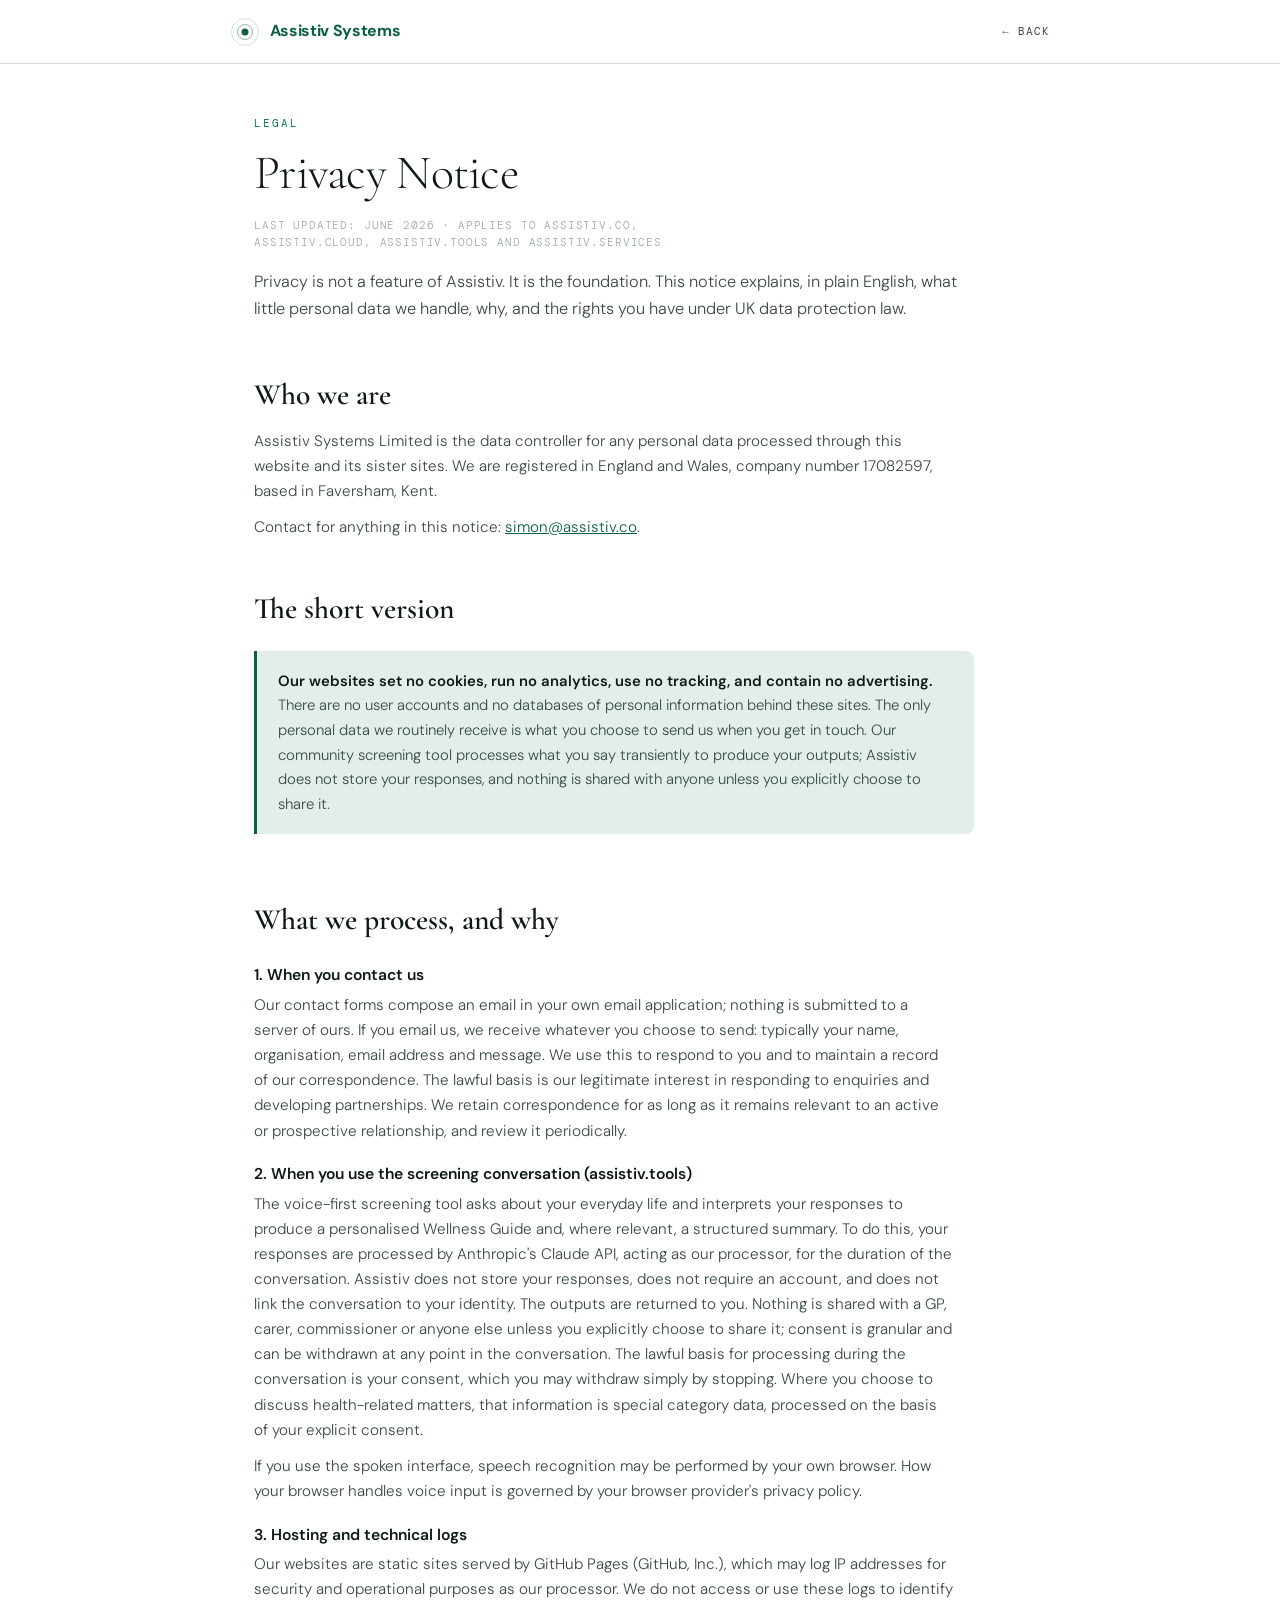
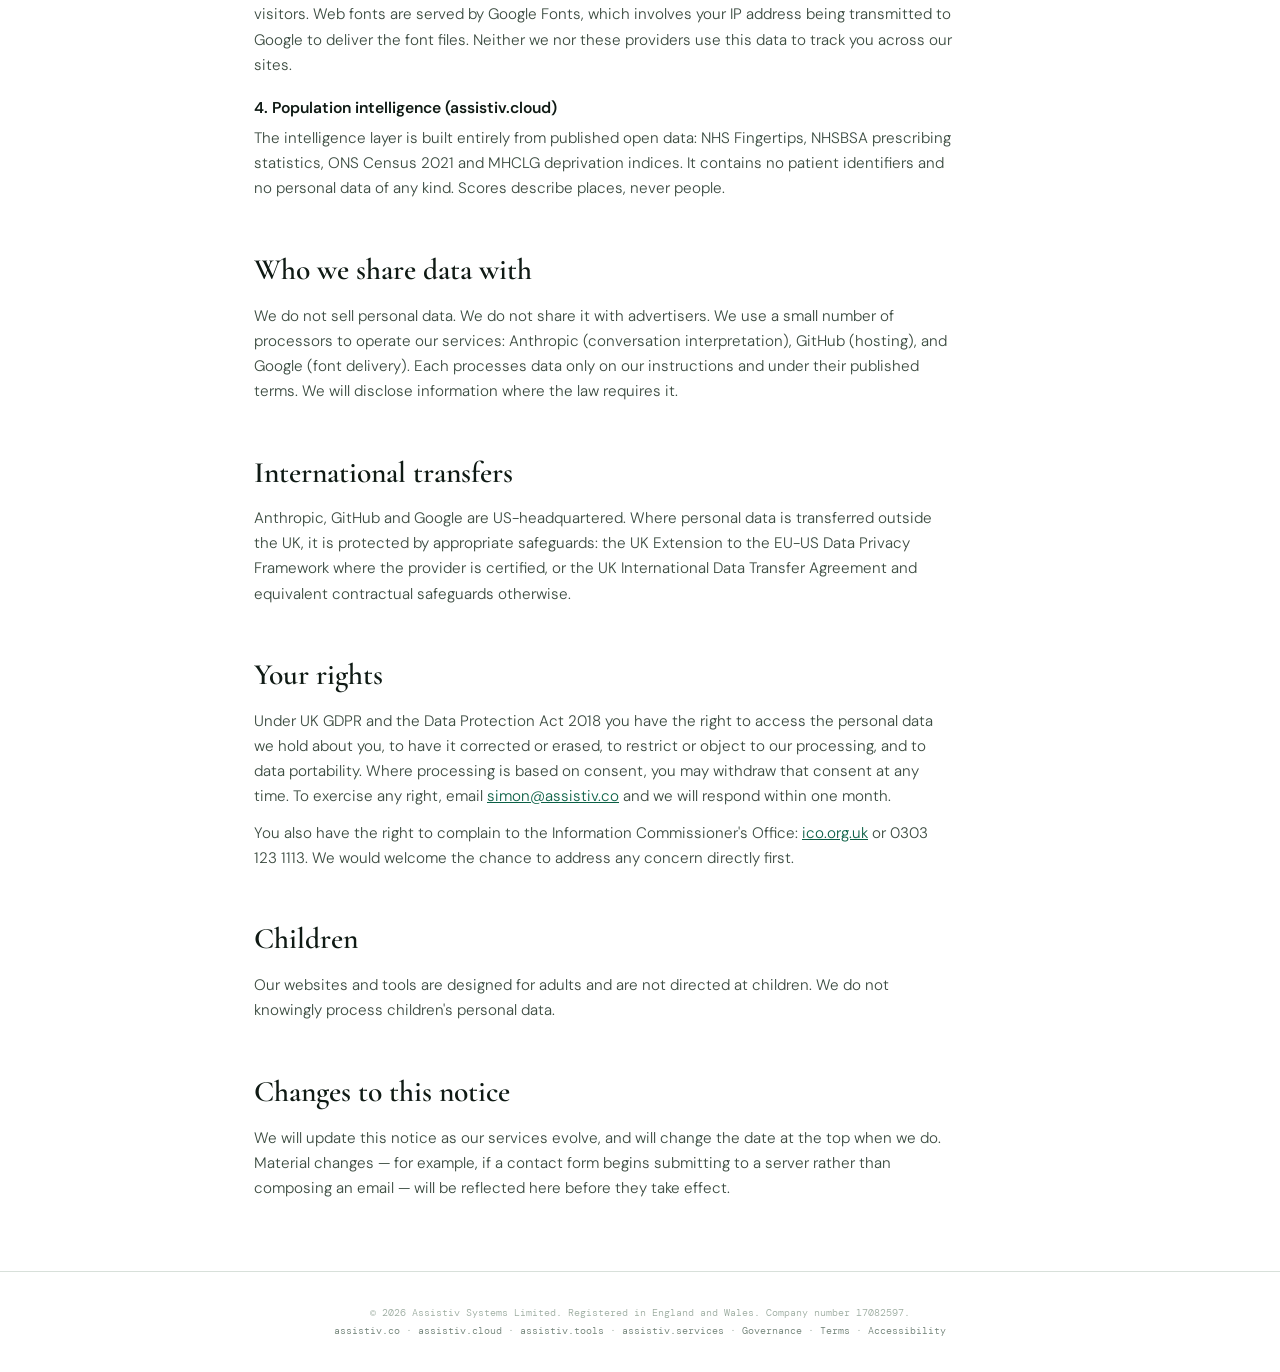
<file: privacy.html>
<!DOCTYPE html>
<html lang="en-GB">
<head>
<link rel="icon" href="/favicon.svg?v=3" type="image/svg+xml" sizes="any">
<link rel="icon" href="/favicon.ico?v=3" sizes="32x32">
<link rel="apple-touch-icon" href="/favicon.svg?v=3">
<link rel="manifest" href="/site.webmanifest">
<meta charset="UTF-8">
<meta name="viewport" content="width=device-width, initial-scale=1.0">
<meta name="description" content="Privacy Notice for Assistiv Systems Limited, covering assistiv.co, assistiv.cloud, assistiv.tools and assistiv.services.">
<title>Privacy Notice — Assistiv Systems</title>
<link rel="preconnect" href="https://fonts.googleapis.com">
<link rel="preconnect" href="https://fonts.gstatic.com" crossorigin>
<link href="https://fonts.googleapis.com/css2?family=Cormorant+Garamond:ital,wght@0,300;0,400;0,600;1,400&family=DM+Mono:wght@300;400;500&family=DM+Sans:wght@300;400;500;600&display=swap" rel="stylesheet">
<style>
:root {
  /* THEME — assistiv.co (parent green). For other sites swap these three values. */
  --accent:       #0A5F44;
  --accent-mid:   #0f7a57;
  --accent-pale:  #e3eeea;

  --ink:          #0f1a14;
  --ink-mid:      #3a4a3f;
  --ink-soft:     #6b7d72;
  --ink-faint:    #9aaa9e;
  --white:        #ffffff;
  --cream:        #f7f5f1;
  --border:       #d8e0da;
  --serif:  'Cormorant Garamond', Georgia, serif;
  --sans:   'DM Sans', system-ui, sans-serif;
  --mono:   'DM Mono', monospace;
}
*, *::before, *::after { box-sizing: border-box; margin: 0; padding: 0; }
html { font-size: 16px; }
body { font-family: var(--sans); background: var(--white); color: var(--ink); line-height: 1.65; -webkit-font-smoothing: antialiased; }
nav { position: sticky; top: 0; z-index: 100; height: 64px; background: rgba(255,255,255,0.97); backdrop-filter: blur(14px); border-bottom: 1px solid var(--border); display: flex; align-items: center; padding: 0 1.5rem; }
.nav-inner { width: 100%; max-width: 820px; margin: 0 auto; display: flex; align-items: center; justify-content: space-between; }
.nav-brand { display: flex; align-items: center; gap: 0.6rem; text-decoration: none; }
.logo-mark { position: relative; width: 30px; height: 30px; }
.logo-mark span { border-radius: 50%; position: absolute; top: 50%; left: 50%; transform: translate(-50%,-50%); }
.logo-mark .d  { width: 7px; height: 7px; background: var(--accent); }
.logo-mark .r1 { width: 16px; height: 16px; border: 1.5px solid var(--accent); opacity: 0.45; }
.logo-mark .r2 { width: 28px; height: 28px; border: 1.5px solid var(--accent); opacity: 0.18; }
.nav-name { font-weight: 700; font-size: 1rem; letter-spacing: -0.02em; color: var(--accent); }
.nav-back { font-family: var(--mono); font-size: 0.66rem; letter-spacing: 0.1em; text-transform: uppercase; color: var(--ink-mid); text-decoration: none; }
.nav-back:hover { color: var(--accent); }
.wrap { max-width: 820px; margin: 0 auto; padding: 0 1.5rem 3rem; }
header.hero { padding: 3.2rem 0 1.6rem; }
.eyebrow { font-family: var(--mono); font-size: 0.66rem; letter-spacing: 0.18em; text-transform: uppercase; color: var(--accent-mid); margin-bottom: 0.9rem; display: block; }
h1 { font-family: var(--serif); font-size: clamp(2.1rem, 4.2vw, 3rem); font-weight: 300; line-height: 1.12; letter-spacing: -0.015em; }
.meta-line { font-family: var(--mono); font-size: 0.66rem; letter-spacing: 0.08em; text-transform: uppercase; color: var(--ink-faint); margin-top: 1rem; }
.lede { margin-top: 1.1rem; max-width: 64ch; font-size: 1.02rem; font-weight: 300; color: var(--ink-mid); }
section { padding: 1.4rem 0; }
h2 { font-family: var(--serif); font-size: clamp(1.45rem, 2.6vw, 1.85rem); font-weight: 600; color: var(--ink); margin-bottom: 0.55rem; }
h3 { font-size: 0.98rem; font-weight: 600; color: var(--ink); margin: 1.1rem 0 0.3rem; }
p { max-width: 70ch; color: var(--ink-mid); font-weight: 300; font-size: 0.95rem; }
p + p { margin-top: 0.7rem; }
ul, ol { margin: 0.6rem 0 0.6rem 1.25rem; max-width: 68ch; }
li { color: var(--ink-mid); font-weight: 300; font-size: 0.95rem; margin-bottom: 0.4rem; }
a { color: var(--accent); }
.keybox { background: var(--accent-pale); border-left: 3px solid var(--accent); border-radius: 0 8px 8px 0; padding: 1.1rem 1.3rem; margin: 1.1rem 0; max-width: 720px; }
.keybox p { font-size: 0.93rem; }
strong { color: var(--ink); font-weight: 600; }
footer { border-top: 1px solid var(--border); padding: 2rem 1.5rem; text-align: center; }
footer p { font-family: var(--mono); font-size: 0.62rem; color: var(--ink-faint); line-height: 1.8; max-width: 760px; margin: 0 auto; }
footer a { color: var(--ink-soft); text-decoration: none; }
footer a:hover { color: var(--accent); }
</style>
  <link rel="stylesheet" href="/mobile.css">
</head>
<body>

<nav>
  <div class="nav-inner">
    <a class="nav-brand" href="index.html">
      <div class="logo-mark" aria-hidden="true"><span class="d"></span><span class="r1"></span><span class="r2"></span></div>
      <span class="nav-name">Assistiv Systems</span>
    </a>
    <a class="nav-back" href="index.html">&#8592; Back</a>
  </div>
</nav>

<div class="wrap">

<header class="hero">
  <span class="eyebrow">Legal</span>
  <h1>Privacy Notice</h1>
  <p class="meta-line">Last updated: June 2026 · Applies to assistiv.co, assistiv.cloud, assistiv.tools and assistiv.services</p>
  <p class="lede">Privacy is not a feature of Assistiv. It is the foundation. This notice explains, in plain English, what little personal data we handle, why, and the rights you have under UK data protection law.</p>
</header>

<section>
  <h2>Who we are</h2>
  <p>Assistiv Systems Limited is the data controller for any personal data processed through this website and its sister sites. We are registered in England and Wales, company number 17082597, based in Faversham, Kent.</p>
  <p>Contact for anything in this notice: <a href="mailto:simon@assistiv.co">simon@assistiv.co</a>.</p>
</section>

<section>
  <h2>The short version</h2>
  <div class="keybox">
    <p><strong>Our websites set no cookies, run no analytics, use no tracking, and contain no advertising.</strong> There are no user accounts and no databases of personal information behind these sites. The only personal data we routinely receive is what you choose to send us when you get in touch. Our community screening tool processes what you say transiently to produce your outputs; Assistiv does not store your responses, and nothing is shared with anyone unless you explicitly choose to share it.</p>
  </div>
</section>

<section>
  <h2>What we process, and why</h2>

  <h3>1. When you contact us</h3>
  <p>Our contact forms compose an email in your own email application; nothing is submitted to a server of ours. If you email us, we receive whatever you choose to send: typically your name, organisation, email address and message. We use this to respond to you and to maintain a record of our correspondence. The lawful basis is our legitimate interest in responding to enquiries and developing partnerships. We retain correspondence for as long as it remains relevant to an active or prospective relationship, and review it periodically.</p>

  <h3>2. When you use the screening conversation (assistiv.tools)</h3>
  <p>The voice-first screening tool asks about your everyday life and interprets your responses to produce a personalised Wellness Guide and, where relevant, a structured summary. To do this, your responses are processed by Anthropic's Claude API, acting as our processor, for the duration of the conversation. Assistiv does not store your responses, does not require an account, and does not link the conversation to your identity. The outputs are returned to you. Nothing is shared with a GP, carer, commissioner or anyone else unless you explicitly choose to share it; consent is granular and can be withdrawn at any point in the conversation. The lawful basis for processing during the conversation is your consent, which you may withdraw simply by stopping. Where you choose to discuss health-related matters, that information is special category data, processed on the basis of your explicit consent.</p>
  <p>If you use the spoken interface, speech recognition may be performed by your own browser. How your browser handles voice input is governed by your browser provider's privacy policy.</p>

  <h3>3. Hosting and technical logs</h3>
  <p>Our websites are static sites served by GitHub Pages (GitHub, Inc.), which may log IP addresses for security and operational purposes as our processor. We do not access or use these logs to identify visitors. Web fonts are served by Google Fonts, which involves your IP address being transmitted to Google to deliver the font files. Neither we nor these providers use this data to track you across our sites.</p>

  <h3>4. Population intelligence (assistiv.cloud)</h3>
  <p>The intelligence layer is built entirely from published open data: NHS Fingertips, NHSBSA prescribing statistics, ONS Census 2021 and MHCLG deprivation indices. It contains no patient identifiers and no personal data of any kind. Scores describe places, never people.</p>
</section>

<section>
  <h2>Who we share data with</h2>
  <p>We do not sell personal data. We do not share it with advertisers. We use a small number of processors to operate our services: Anthropic (conversation interpretation), GitHub (hosting), and Google (font delivery). Each processes data only on our instructions and under their published terms. We will disclose information where the law requires it.</p>
</section>

<section>
  <h2>International transfers</h2>
  <p>Anthropic, GitHub and Google are US-headquartered. Where personal data is transferred outside the UK, it is protected by appropriate safeguards: the UK Extension to the EU-US Data Privacy Framework where the provider is certified, or the UK International Data Transfer Agreement and equivalent contractual safeguards otherwise.</p>
</section>

<section>
  <h2>Your rights</h2>
  <p>Under UK GDPR and the Data Protection Act 2018 you have the right to access the personal data we hold about you, to have it corrected or erased, to restrict or object to our processing, and to data portability. Where processing is based on consent, you may withdraw that consent at any time. To exercise any right, email <a href="mailto:simon@assistiv.co">simon@assistiv.co</a> and we will respond within one month.</p>
  <p>You also have the right to complain to the Information Commissioner's Office: <a href="https://ico.org.uk" target="_blank" rel="noopener">ico.org.uk</a> or 0303 123 1113. We would welcome the chance to address any concern directly first.</p>
</section>

<section>
  <h2>Children</h2>
  <p>Our websites and tools are designed for adults and are not directed at children. We do not knowingly process children's personal data.</p>
</section>

<section>
  <h2>Changes to this notice</h2>
  <p>We will update this notice as our services evolve, and will change the date at the top when we do. Material changes — for example, if a contact form begins submitting to a server rather than composing an email — will be reflected here before they take effect.</p>
</section>

</div>

<footer>
  <p>© 2026 Assistiv Systems Limited. Registered in England and Wales. Company number 17082597.<br>
  <a href="https://www.assistiv.co">assistiv.co</a> · <a href="https://www.assistiv.cloud">assistiv.cloud</a> · <a href="https://www.assistiv.tools">assistiv.tools</a> · <a href="https://www.assistiv.services">assistiv.services</a> · <a href="governance.html">Governance</a> · <a href="terms.html">Terms</a> · <a href="accessibility.html">Accessibility</a></p>
</footer>

</body>
</html>
</file>
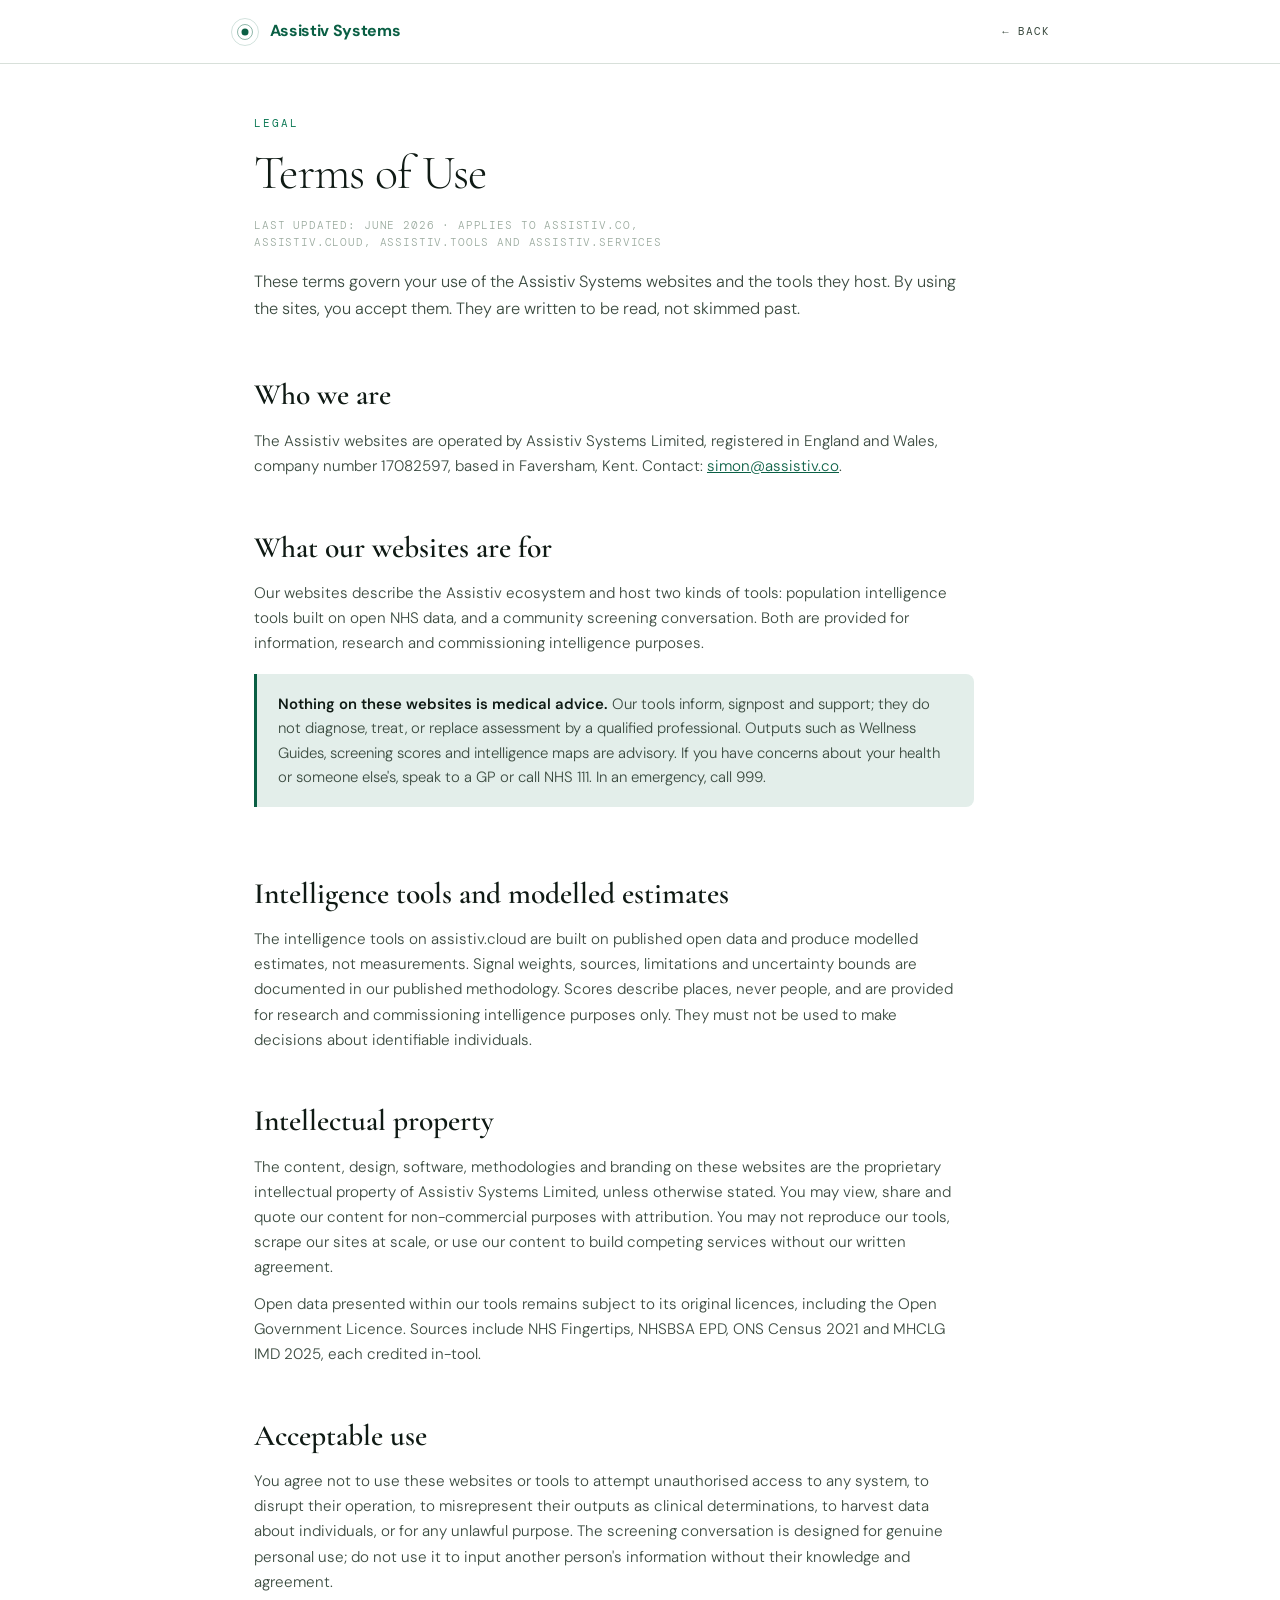
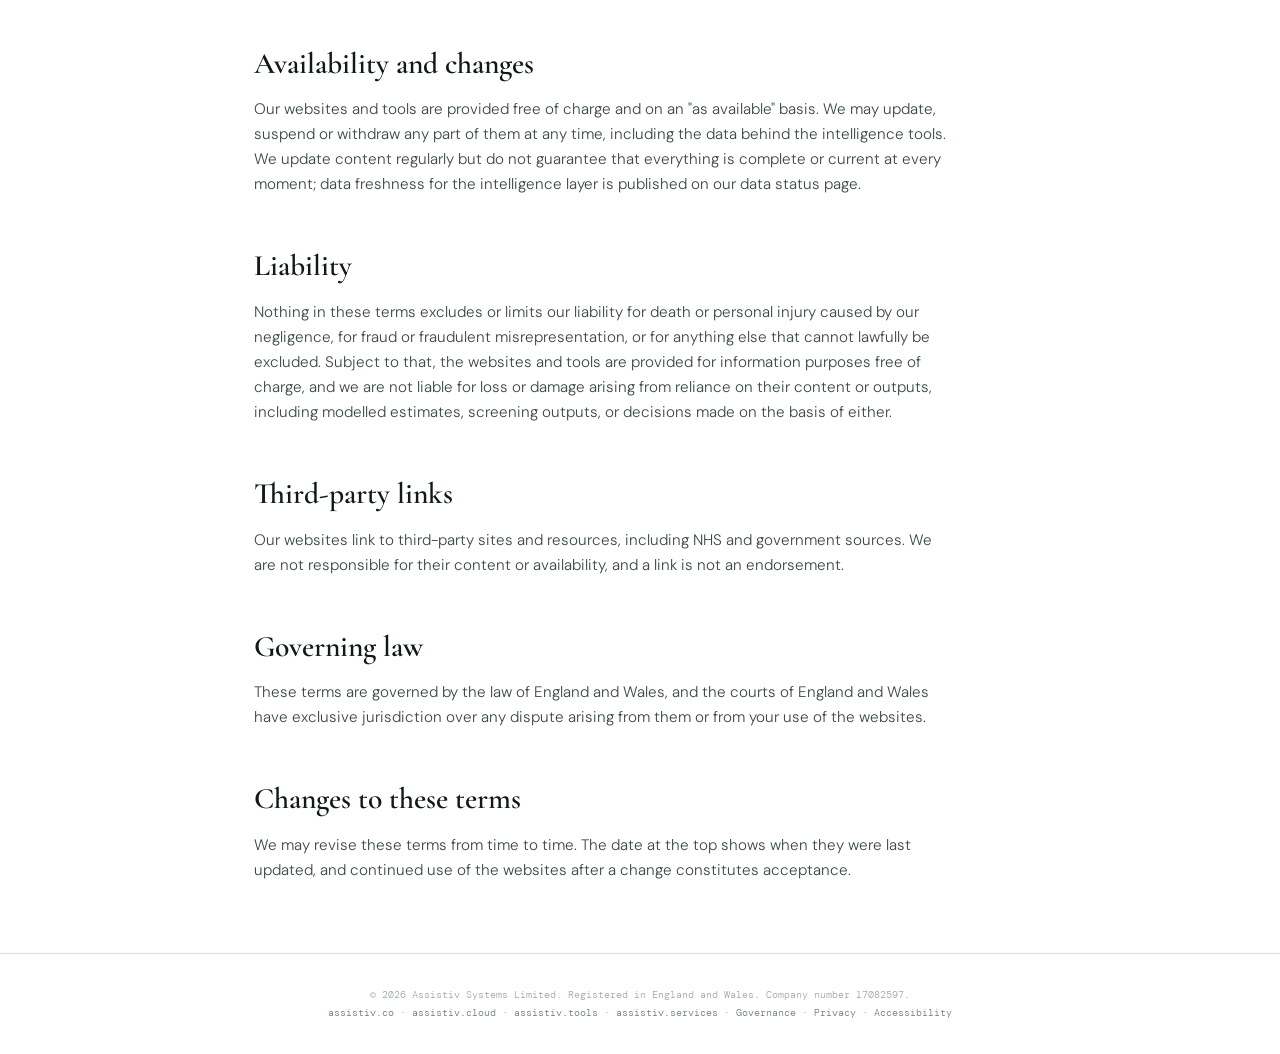
<file: terms.html>
<!DOCTYPE html>
<html lang="en-GB">
<head>
<link rel="icon" href="/favicon.svg?v=3" type="image/svg+xml" sizes="any">
<link rel="icon" href="/favicon.ico?v=3" sizes="32x32">
<link rel="apple-touch-icon" href="/favicon.svg?v=3">
<link rel="manifest" href="/site.webmanifest">
<meta charset="UTF-8">
<meta name="viewport" content="width=device-width, initial-scale=1.0">
<meta name="description" content="Terms of use for the Assistiv Systems websites: assistiv.co, assistiv.cloud, assistiv.tools and assistiv.services.">
<title>Terms of Use — Assistiv Systems</title>
<link rel="preconnect" href="https://fonts.googleapis.com">
<link rel="preconnect" href="https://fonts.gstatic.com" crossorigin>
<link href="https://fonts.googleapis.com/css2?family=Cormorant+Garamond:ital,wght@0,300;0,400;0,600;1,400&family=DM+Mono:wght@300;400;500&family=DM+Sans:wght@300;400;500;600&display=swap" rel="stylesheet">
<style>
:root {
  /* THEME — assistiv.co (parent green). For other sites swap these three values. */
  --accent:       #0A5F44;
  --accent-mid:   #0f7a57;
  --accent-pale:  #e3eeea;

  --ink:          #0f1a14;
  --ink-mid:      #3a4a3f;
  --ink-soft:     #6b7d72;
  --ink-faint:    #9aaa9e;
  --white:        #ffffff;
  --cream:        #f7f5f1;
  --border:       #d8e0da;
  --serif:  'Cormorant Garamond', Georgia, serif;
  --sans:   'DM Sans', system-ui, sans-serif;
  --mono:   'DM Mono', monospace;
}
*, *::before, *::after { box-sizing: border-box; margin: 0; padding: 0; }
html { font-size: 16px; }
body { font-family: var(--sans); background: var(--white); color: var(--ink); line-height: 1.65; -webkit-font-smoothing: antialiased; }
nav { position: sticky; top: 0; z-index: 100; height: 64px; background: rgba(255,255,255,0.97); backdrop-filter: blur(14px); border-bottom: 1px solid var(--border); display: flex; align-items: center; padding: 0 1.5rem; }
.nav-inner { width: 100%; max-width: 820px; margin: 0 auto; display: flex; align-items: center; justify-content: space-between; }
.nav-brand { display: flex; align-items: center; gap: 0.6rem; text-decoration: none; }
.logo-mark { position: relative; width: 30px; height: 30px; }
.logo-mark span { border-radius: 50%; position: absolute; top: 50%; left: 50%; transform: translate(-50%,-50%); }
.logo-mark .d  { width: 7px; height: 7px; background: var(--accent); }
.logo-mark .r1 { width: 16px; height: 16px; border: 1.5px solid var(--accent); opacity: 0.45; }
.logo-mark .r2 { width: 28px; height: 28px; border: 1.5px solid var(--accent); opacity: 0.18; }
.nav-name { font-weight: 700; font-size: 1rem; letter-spacing: -0.02em; color: var(--accent); }
.nav-back { font-family: var(--mono); font-size: 0.66rem; letter-spacing: 0.1em; text-transform: uppercase; color: var(--ink-mid); text-decoration: none; }
.nav-back:hover { color: var(--accent); }
.wrap { max-width: 820px; margin: 0 auto; padding: 0 1.5rem 3rem; }
header.hero { padding: 3.2rem 0 1.6rem; }
.eyebrow { font-family: var(--mono); font-size: 0.66rem; letter-spacing: 0.18em; text-transform: uppercase; color: var(--accent-mid); margin-bottom: 0.9rem; display: block; }
h1 { font-family: var(--serif); font-size: clamp(2.1rem, 4.2vw, 3rem); font-weight: 300; line-height: 1.12; letter-spacing: -0.015em; }
.meta-line { font-family: var(--mono); font-size: 0.66rem; letter-spacing: 0.08em; text-transform: uppercase; color: var(--ink-faint); margin-top: 1rem; }
.lede { margin-top: 1.1rem; max-width: 64ch; font-size: 1.02rem; font-weight: 300; color: var(--ink-mid); }
section { padding: 1.4rem 0; }
h2 { font-family: var(--serif); font-size: clamp(1.45rem, 2.6vw, 1.85rem); font-weight: 600; color: var(--ink); margin-bottom: 0.55rem; }
h3 { font-size: 0.98rem; font-weight: 600; color: var(--ink); margin: 1.1rem 0 0.3rem; }
p { max-width: 70ch; color: var(--ink-mid); font-weight: 300; font-size: 0.95rem; }
p + p { margin-top: 0.7rem; }
ul, ol { margin: 0.6rem 0 0.6rem 1.25rem; max-width: 68ch; }
li { color: var(--ink-mid); font-weight: 300; font-size: 0.95rem; margin-bottom: 0.4rem; }
a { color: var(--accent); }
.keybox { background: var(--accent-pale); border-left: 3px solid var(--accent); border-radius: 0 8px 8px 0; padding: 1.1rem 1.3rem; margin: 1.1rem 0; max-width: 720px; }
.keybox p { font-size: 0.93rem; }
strong { color: var(--ink); font-weight: 600; }
footer { border-top: 1px solid var(--border); padding: 2rem 1.5rem; text-align: center; }
footer p { font-family: var(--mono); font-size: 0.62rem; color: var(--ink-faint); line-height: 1.8; max-width: 760px; margin: 0 auto; }
footer a { color: var(--ink-soft); text-decoration: none; }
footer a:hover { color: var(--accent); }
</style>
  <link rel="stylesheet" href="/mobile.css">
</head>
<body>

<nav>
  <div class="nav-inner">
    <a class="nav-brand" href="index.html">
      <div class="logo-mark" aria-hidden="true"><span class="d"></span><span class="r1"></span><span class="r2"></span></div>
      <span class="nav-name">Assistiv Systems</span>
    </a>
    <a class="nav-back" href="index.html">&#8592; Back</a>
  </div>
</nav>

<div class="wrap">

<header class="hero">
  <span class="eyebrow">Legal</span>
  <h1>Terms of Use</h1>
  <p class="meta-line">Last updated: June 2026 · Applies to assistiv.co, assistiv.cloud, assistiv.tools and assistiv.services</p>
  <p class="lede">These terms govern your use of the Assistiv Systems websites and the tools they host. By using the sites, you accept them. They are written to be read, not skimmed past.</p>
</header>

<section>
  <h2>Who we are</h2>
  <p>The Assistiv websites are operated by Assistiv Systems Limited, registered in England and Wales, company number 17082597, based in Faversham, Kent. Contact: <a href="mailto:simon@assistiv.co">simon@assistiv.co</a>.</p>
</section>

<section>
  <h2>What our websites are for</h2>
  <p>Our websites describe the Assistiv ecosystem and host two kinds of tools: population intelligence tools built on open NHS data, and a community screening conversation. Both are provided for information, research and commissioning intelligence purposes.</p>
  <div class="keybox">
    <p><strong>Nothing on these websites is medical advice.</strong> Our tools inform, signpost and support; they do not diagnose, treat, or replace assessment by a qualified professional. Outputs such as Wellness Guides, screening scores and intelligence maps are advisory. If you have concerns about your health or someone else's, speak to a GP or call NHS 111. In an emergency, call 999.</p>
  </div>
</section>

<section>
  <h2>Intelligence tools and modelled estimates</h2>
  <p>The intelligence tools on assistiv.cloud are built on published open data and produce modelled estimates, not measurements. Signal weights, sources, limitations and uncertainty bounds are documented in our published methodology. Scores describe places, never people, and are provided for research and commissioning intelligence purposes only. They must not be used to make decisions about identifiable individuals.</p>
</section>

<section>
  <h2>Intellectual property</h2>
  <p>The content, design, software, methodologies and branding on these websites are the proprietary intellectual property of Assistiv Systems Limited, unless otherwise stated. You may view, share and quote our content for non-commercial purposes with attribution. You may not reproduce our tools, scrape our sites at scale, or use our content to build competing services without our written agreement.</p>
  <p>Open data presented within our tools remains subject to its original licences, including the Open Government Licence. Sources include NHS Fingertips, NHSBSA EPD, ONS Census 2021 and MHCLG IMD 2025, each credited in-tool.</p>
</section>

<section>
  <h2>Acceptable use</h2>
  <p>You agree not to use these websites or tools to attempt unauthorised access to any system, to disrupt their operation, to misrepresent their outputs as clinical determinations, to harvest data about individuals, or for any unlawful purpose. The screening conversation is designed for genuine personal use; do not use it to input another person's information without their knowledge and agreement.</p>
</section>

<section>
  <h2>Availability and changes</h2>
  <p>Our websites and tools are provided free of charge and on an "as available" basis. We may update, suspend or withdraw any part of them at any time, including the data behind the intelligence tools. We update content regularly but do not guarantee that everything is complete or current at every moment; data freshness for the intelligence layer is published on our data status page.</p>
</section>

<section>
  <h2>Liability</h2>
  <p>Nothing in these terms excludes or limits our liability for death or personal injury caused by our negligence, for fraud or fraudulent misrepresentation, or for anything else that cannot lawfully be excluded. Subject to that, the websites and tools are provided for information purposes free of charge, and we are not liable for loss or damage arising from reliance on their content or outputs, including modelled estimates, screening outputs, or decisions made on the basis of either.</p>
</section>

<section>
  <h2>Third-party links</h2>
  <p>Our websites link to third-party sites and resources, including NHS and government sources. We are not responsible for their content or availability, and a link is not an endorsement.</p>
</section>

<section>
  <h2>Governing law</h2>
  <p>These terms are governed by the law of England and Wales, and the courts of England and Wales have exclusive jurisdiction over any dispute arising from them or from your use of the websites.</p>
</section>

<section>
  <h2>Changes to these terms</h2>
  <p>We may revise these terms from time to time. The date at the top shows when they were last updated, and continued use of the websites after a change constitutes acceptance.</p>
</section>

</div>

<footer>
  <p>© 2026 Assistiv Systems Limited. Registered in England and Wales. Company number 17082597.<br>
  <a href="https://www.assistiv.co">assistiv.co</a> · <a href="https://www.assistiv.cloud">assistiv.cloud</a> · <a href="https://www.assistiv.tools">assistiv.tools</a> · <a href="https://www.assistiv.services">assistiv.services</a> · <a href="governance.html">Governance</a> · <a href="privacy.html">Privacy</a> · <a href="accessibility.html">Accessibility</a></p>
</footer>

</body>
</html>
</file>
<file: mobile.css>
/* ============================================================
   mobile.css — Shared mobile responsiveness layer
   Assistiv ecosystem (services / tools / co)
   Loaded last in <head> so it overrides page styles.
   Tuned to the grid patterns actually used in these repos:
     220px 1fr footers · repeat(2/3/4,1fr) · 1fr 1fr splits
   ============================================================ */

html, body { max-width: 100%; overflow-x: hidden; }
img, svg, canvas, video { max-width: 100%; height: auto; }

/* ============================================================
   TABLET AND BELOW  (<= 820px)
   ============================================================ */
@media (max-width: 820px) {
  [style*="grid-template-columns: 220px 1fr"],
  [style*="grid-template-columns:220px 1fr"],
  [style*="grid-template-columns: 240px 1fr"],
  [style*="grid-template-columns:240px 1fr"] {
    grid-template-columns: 1fr !important;
    gap: 2rem !important;
  }
}

/* ============================================================
   PHONE AND BELOW  (<= 640px)
   ============================================================ */
@media (max-width: 640px) {

  /* ---- Footer / link column grids ---- */
  footer > div { padding-left: 1.25rem !important; padding-right: 1.25rem !important; }

  [style*="grid-template-columns: repeat(4,1fr)"],
  [style*="grid-template-columns:repeat(4,1fr)"],
  [style*="grid-template-columns: repeat(4, 1fr)"],
  [style*="grid-template-columns:repeat(4, 1fr)"] {
    grid-template-columns: 1fr 1fr !important;
    gap: 1.5rem !important;
  }

  [style*="grid-template-columns: repeat(3,1fr)"],
  [style*="grid-template-columns:repeat(3,1fr)"],
  [style*="grid-template-columns: repeat(3, 1fr)"],
  [style*="grid-template-columns:repeat(3, 1fr)"] {
    grid-template-columns: 1fr !important;
  }

  [style*="grid-template-columns: repeat(2,1fr)"],
  [style*="grid-template-columns:repeat(2,1fr)"],
  [style*="grid-template-columns: repeat(2, 1fr)"],
  [style*="grid-template-columns:repeat(2, 1fr)"] {
    grid-template-columns: 1fr !important;
  }

  /* ---- 1fr 1fr and weighted two-column splits stack ---- */
  [style*="grid-template-columns:1fr 1fr"],
  [style*="grid-template-columns: 1fr 1fr"],
  [style*="grid-template-columns:1.2fr 1fr"],
  [style*="grid-template-columns: 1.2fr 1fr"],
  [style*="grid-template-columns:1fr 1fr 1fr"],
  [style*="grid-template-columns: 1fr 1fr 1fr"] {
    grid-template-columns: 1fr !important;
  }

  /* ---- Class-based grid helpers ---- */
  .grid-2, .grid-3, .two-col, .split-2, .cols-2, .cols-3 {
    grid-template-columns: 1fr !important;
  }

  /* ---- Tables scroll instead of overflowing ---- */
  table {
    display: block;
    width: 100%;
    overflow-x: auto;
    -webkit-overflow-scrolling: touch;
  }

  /* ---- Sticky nav padding ---- */
  nav[style*="position:sticky"],
  nav[style*="position: sticky"] {
    padding-left: 0.85rem !important;
    padding-right: 0.85rem !important;
  }

  /* ---- Tighter section padding ---- */
  .wrap, .container, .section-inner { padding-left: 1rem !important; padding-right: 1rem !important; }

  /* ---- Clamp oversized display type ---- */
  h1 { font-size: clamp(1.5rem, 7vw, 2.3rem) !important; line-height: 1.15 !important; }

  /* ---- Flex rows wrap ---- */
  .stat-row, .badge-row, .meta-row, .cta-row { flex-wrap: wrap !important; }
}

/* ============================================================
   SMALL PHONE  (<= 400px)
   ============================================================ */
@media (max-width: 400px) {
  [style*="grid-template-columns: repeat(4,1fr)"],
  [style*="grid-template-columns:repeat(4,1fr)"],
  [style*="grid-template-columns: repeat(4, 1fr)"] {
    grid-template-columns: 1fr !important;
  }
}
</file>
